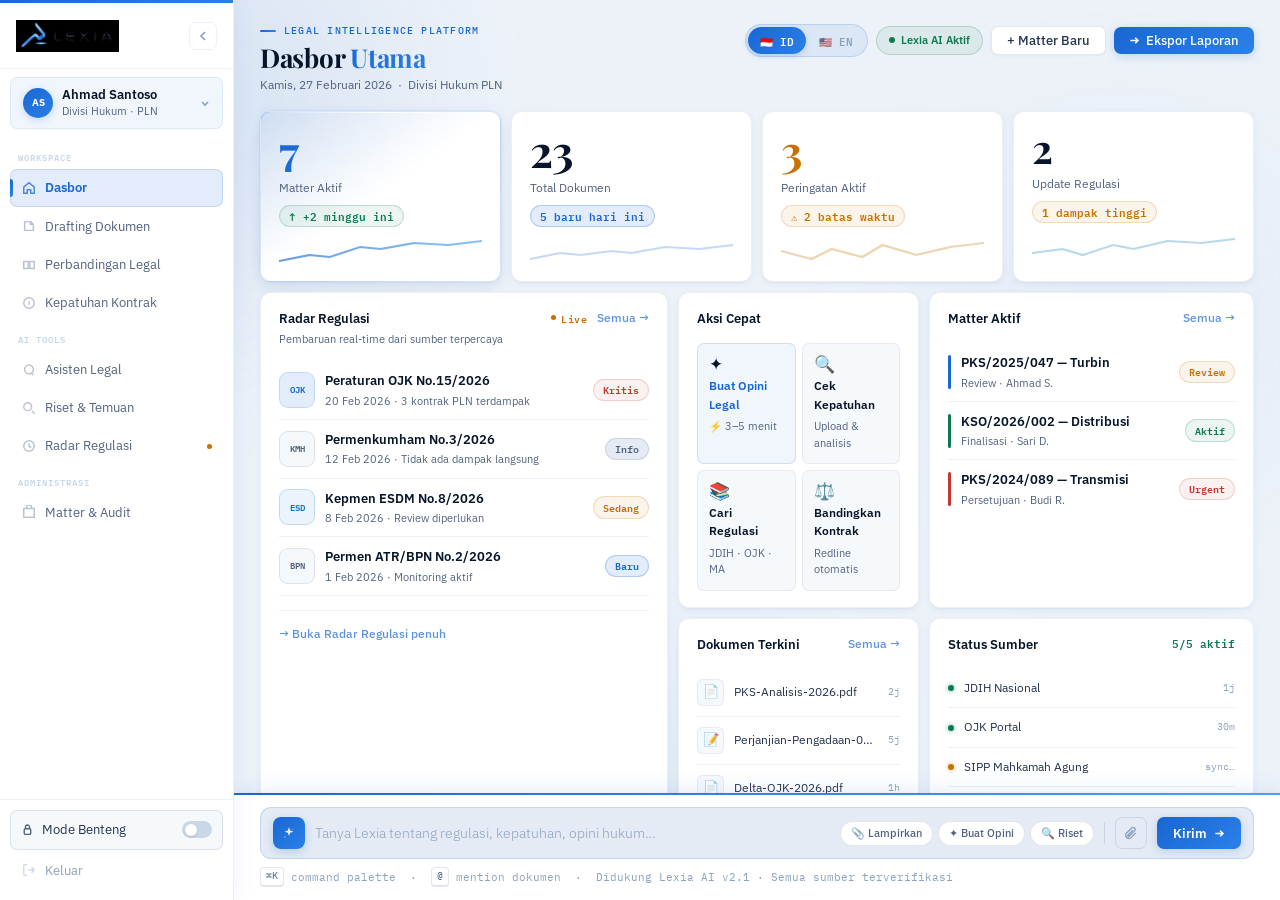
<file: NEW-LEXIA-AI-APP/Lexia_P1_Dasbor.html>
<!DOCTYPE html>
<html lang="id">
<head>
<meta charset="UTF-8"/>
<meta name="viewport" content="width=device-width,initial-scale=1.0"/>
<title>Lexia — Dasbor Utama</title>
<link href="https://fonts.googleapis.com/css2?family=Playfair+Display:wght@400;600;700&family=IBM+Plex+Sans:ital,wght@0,300;0,400;0,500;0,600;0,700;1,400&family=IBM+Plex+Mono:wght@400;500;600&display=swap" rel="stylesheet"/>
<style>
/* ════════════════════════════════════════════════════════════
   LEXIA 2026  ·  LIGHT PROFESSIONAL EDITION
   Accent: Google Blue #1967D2  ·  Fonts: Playfair / IBM Plex
   All shadows are blue-tinted — never grey
════════════════════════════════════════════════════════════ */
:root{
  --bg:#EDF2F8; --bg2:#E4EBF4; --surface:#FFFFFF; --surface2:#F6F9FC;
  --bl:#1967D2; --bl-dk:#1251AA; --bl-lt:#4A8EE8; --bl-pale:#C2D7F5;
  --bl-dim:rgba(25,103,210,.06); --bl-dim2:rgba(25,103,210,.12);
  --bl-bd:rgba(25,103,210,.16); --bl-bd2:rgba(25,103,210,.26);
  --bl-glow:rgba(25,103,210,.22);
  --bl-grad:linear-gradient(135deg,#1967D2 0%,#2B80E8 100%);
  --bl-grad-h:linear-gradient(135deg,#1251AA 0%,#1967D2 100%);
  --bd:rgba(25,103,210,.09); --bd2:rgba(25,103,210,.16); --bd3:rgba(25,103,210,.25);
  --bd-n:rgba(15,35,80,.07); --bd-n2:rgba(15,35,80,.11);
  --gr:#0D7A4E; --gr-dim:rgba(13,122,78,.08); --gr-bd:rgba(13,122,78,.20);
  --am:#C97000; --am-dim:rgba(201,112,0,.08);  --am-bd:rgba(201,112,0,.20);
  --re:#C0392B; --re-dim:rgba(192,57,43,.07);  --re-bd:rgba(192,57,43,.18);
  --sky:#0278BE;--sky-dim:rgba(2,120,190,.08); --sky-bd:rgba(2,120,190,.20);
  --t1:#07152A; --t2:#233450; --t3:#526280; --t4:#8BA3BE; --t5:#C8D8E8;
  --sh-xs:0 1px 3px rgba(25,103,210,.05);
  --sh-sm:0 2px 6px rgba(25,103,210,.07),0 1px 2px rgba(15,35,80,.04);
  --sh-md:0 4px 14px rgba(25,103,210,.09),0 6px 24px rgba(15,35,80,.04);
  --sh-lg:0 8px 28px rgba(25,103,210,.11),0 16px 48px rgba(15,35,80,.05);
  --sh-sb:2px 0 20px rgba(25,103,210,.07);
  --sh-chat:0 -4px 20px rgba(25,103,210,.10),0 -1px 4px rgba(15,35,80,.05);
  --sb:234px; --r:11px; --r-sm:7px; --r-xs:4px; --r-lg:16px; --pill:999px;
}
*,*::before,*::after{box-sizing:border-box;margin:0;padding:0;}
html,body{height:100%;overflow:hidden;}
body{font-family:'IBM Plex Sans',sans-serif;background:var(--bg);color:var(--t1);
  font-size:13.5px;line-height:1.55;display:flex;
  -webkit-font-smoothing:antialiased;-moz-osx-font-smoothing:grayscale;}

/* ── AMBIENT ORBS ── */
.mesh-bg{position:fixed;inset:0;z-index:0;pointer-events:none;overflow:hidden;}
.orb{position:absolute;border-radius:50%;}
.orb-1{width:640px;height:640px;background:radial-gradient(circle,rgba(25,103,210,.13) 0%,transparent 65%);
  top:-220px;left:-130px;filter:blur(70px);animation:orb1 22s ease-in-out infinite alternate;}
.orb-2{width:520px;height:520px;background:radial-gradient(circle,rgba(74,142,232,.09) 0%,transparent 65%);
  top:60px;right:-100px;filter:blur(80px);animation:orb2 27s ease-in-out infinite alternate;}
.orb-3{width:420px;height:420px;background:radial-gradient(circle,rgba(2,120,190,.08) 0%,transparent 65%);
  bottom:-100px;left:40%;filter:blur(70px);animation:orb3 19s ease-in-out infinite alternate;}
@keyframes orb1{from{transform:translate(0,0)} to{transform:translate(80px,65px)}}
@keyframes orb2{from{transform:translate(0,0)} to{transform:translate(-65px,80px)}}
@keyframes orb3{from{transform:translate(0,0) scale(.93)} to{transform:translate(-45px,-60px) scale(1.07)}}

/* ════════════ SIDEBAR ════════════ */
.sidebar{width:var(--sb);flex-shrink:0;height:100vh;background:var(--surface);
  border-right:1px solid var(--bd-n);display:flex;flex-direction:column;
  position:relative;z-index:20;box-shadow:var(--sh-sb);}
.sidebar::before{content:'';position:absolute;top:0;left:0;right:0;height:3px;
  background:var(--bl-grad);pointer-events:none;z-index:1;}
.sb-head{height:66px;padding:0 16px;display:flex;align-items:center;justify-content:space-between;
  border-bottom:1px solid var(--bd-n);flex-shrink:0;margin-top:3px;}
.sb-logo{height:32px;width:auto;display:block;}
.icon-btn{width:28px;height:28px;border-radius:6px;background:transparent;border:1px solid var(--bd);
  cursor:pointer;display:flex;align-items:center;justify-content:center;color:var(--t4);transition:all .14s;}
.icon-btn:hover{background:var(--bl-dim2);border-color:var(--bl-bd2);color:var(--bl);}
.icon-btn svg{width:12px;height:12px;}
.sb-user{display:flex;align-items:center;gap:9px;padding:9px 12px;margin:8px 10px;
  border-radius:var(--r-sm);border:1px solid var(--bd);background:var(--bl-dim);cursor:pointer;transition:all .14s;}
.sb-user:hover{background:var(--bl-dim2);border-color:var(--bl-bd2);}
.sb-av{width:30px;height:30px;border-radius:50%;background:var(--bl-grad);flex-shrink:0;
  display:flex;align-items:center;justify-content:center;font-size:10px;font-weight:700;color:#fff;
  box-shadow:0 2px 8px var(--bl-glow);}
.sb-name{font-size:12.5px;font-weight:600;color:var(--t1);line-height:1.2;}
.sb-role{font-size:10.5px;color:var(--t3);margin-top:1px;}
.sb-nav{flex:1;overflow-y:auto;padding:4px 10px;}
.sb-nav::-webkit-scrollbar{display:none;}
.nav-lbl{font-family:'IBM Plex Mono',monospace;font-size:9px;font-weight:600;
  text-transform:uppercase;letter-spacing:.11em;color:var(--t5);padding:10px 8px 4px;}
.nav-item{display:flex;align-items:center;gap:9px;padding:8px 10px;border-radius:var(--r-sm);
  cursor:pointer;font-size:12.5px;font-weight:400;color:var(--t3);margin-bottom:1px;
  transition:all .13s;position:relative;user-select:none;border:1px solid transparent;}
.nav-item:hover{background:var(--bl-dim);color:var(--t2);}
.nav-item.active{background:var(--bl-dim2);color:var(--bl);font-weight:600;border-color:var(--bl-bd);}
.nav-item.active::before{content:'';position:absolute;left:-1px;top:9px;bottom:9px;
  width:3px;border-radius:0 3px 3px 0;background:var(--bl-grad);}
.nav-ico{width:15px;height:15px;flex-shrink:0;display:flex;align-items:center;justify-content:center;opacity:.38;}
.nav-ico svg{width:14px;height:14px;}
.nav-item.active .nav-ico,.nav-item:hover .nav-ico{opacity:.75;}
.nav-dot{width:5px;height:5px;border-radius:50%;background:var(--am);
  margin-left:auto;flex-shrink:0;animation:pam 2.2s infinite;}
@keyframes pam{0%,100%{box-shadow:0 0 0 0 rgba(201,112,0,.45)}50%{box-shadow:0 0 0 3.5px rgba(201,112,0,0)}}
.sb-footer{padding:10px;border-top:1px solid var(--bd-n);flex-shrink:0;}
.bt-row{display:flex;align-items:center;gap:8px;padding:9px 10px;border-radius:var(--r-sm);
  border:1px solid var(--bd-n2);background:var(--surface2);cursor:pointer;margin-bottom:2px;transition:all .14s;}
.bt-row:hover{background:var(--bl-dim);border-color:var(--bl-bd);}
.bt-lbl{font-size:12.5px;font-weight:400;color:var(--t2);flex:1;}
.toggle{width:30px;height:17px;border-radius:var(--pill);background:var(--t5);
  position:relative;transition:background .22s;cursor:pointer;flex-shrink:0;}
.toggle.on{background:var(--bl-grad);}
.toggle::after{content:'';position:absolute;top:2.5px;left:2.5px;width:12px;height:12px;
  border-radius:50%;background:#fff;transition:left .22s;box-shadow:0 1px 3px rgba(0,0,0,.14);}
.toggle.on::after{left:15.5px;}
.nav-item.out{color:var(--t4);}
.nav-item.out:hover{color:var(--re);background:var(--re-dim);}

/* ════════════ MAIN WRAPPER ════════════ */
.main-wrap{flex:1;display:flex;flex-direction:column;height:100vh;overflow:hidden;
  position:relative;z-index:5;min-width:0;}
.main-scroll{flex:1;overflow-y:auto;min-height:0;padding:24px 26px 16px;
  display:flex;flex-direction:column;gap:16px;}
.main-scroll::-webkit-scrollbar{width:4px;}
.main-scroll::-webkit-scrollbar-thumb{background:var(--bd2);border-radius:2px;}

/* ── PAGE HEADER ── */
.ph{display:flex;align-items:flex-start;justify-content:space-between;}
.ph-eyebrow{font-family:'IBM Plex Mono',monospace;font-size:9.5px;font-weight:500;
  letter-spacing:.13em;text-transform:uppercase;color:var(--bl);margin-bottom:5px;
  display:flex;align-items:center;gap:8px;}
.ph-eyebrow::before{content:'';width:16px;height:2px;background:var(--bl-grad);border-radius:1px;}
.ph-title{font-family:'Playfair Display',serif;font-size:26px;font-weight:700;
  color:var(--t1);letter-spacing:-.01em;line-height:1.1;}
.ph-title em{font-style:normal;background:var(--bl-grad);
  -webkit-background-clip:text;-webkit-text-fill-color:transparent;background-clip:text;}
.ph-sub{font-size:12px;font-weight:400;color:var(--t3);margin-top:4px;}
.ph-right{display:flex;align-items:center;gap:8px;flex-wrap:wrap;}
.ai-badge{display:inline-flex;align-items:center;gap:6px;padding:5px 12px;
  border-radius:var(--pill);border:1px solid var(--gr-bd);background:var(--gr-dim);
  font-size:11px;font-weight:600;color:var(--gr);}
.ai-dot{width:6px;height:6px;border-radius:50%;background:var(--gr);animation:live 2.2s infinite;}
@keyframes live{0%,100%{box-shadow:0 0 0 0 rgba(13,122,78,.5)}50%{box-shadow:0 0 0 4px rgba(13,122,78,0)}}
.btn{display:inline-flex;align-items:center;gap:6px;padding:7px 15px;border-radius:var(--r-sm);
  font-family:'IBM Plex Sans',sans-serif;font-size:12.5px;font-weight:500;
  cursor:pointer;border:none;transition:all .14s;white-space:nowrap;line-height:1;}
.btn-bl{background:var(--bl-grad);color:#fff;box-shadow:0 2px 10px var(--bl-glow);}
.btn-bl:hover{background:var(--bl-grad-h);box-shadow:0 4px 16px var(--bl-glow);transform:translateY(-1px);}
.btn-outline{background:var(--surface);color:var(--t2);border:1px solid var(--bd-n2);box-shadow:var(--sh-xs);}
.btn-outline:hover{background:var(--bl-dim);border-color:var(--bl-bd);color:var(--bl);}
.btn svg{width:11px;height:11px;}

/* ── SHARED CARD ── */
.card{background:var(--surface);border:1px solid var(--bd-n);border-radius:var(--r);
  box-shadow:var(--sh-sm);overflow:hidden;position:relative;
  transition:box-shadow .2s,border-color .2s,transform .2s;}
.card:hover{box-shadow:var(--sh-md);border-color:var(--bd2);transform:translateY(-1px);}
.card::before{content:'';position:absolute;top:0;left:0;right:0;height:1px;
  background:linear-gradient(90deg,transparent 5%,rgba(255,255,255,.9) 50%,transparent 95%);
  pointer-events:none;z-index:1;}
.cp{padding:16px 18px;position:relative;}
.card-feat{background:linear-gradient(145deg,rgba(25,103,210,.07) 0%,var(--surface) 50%);
  border-color:var(--bl-bd);box-shadow:var(--sh-md),0 0 0 1px rgba(25,103,210,.06);}
.card-feat:hover{box-shadow:var(--sh-lg),0 0 0 1px rgba(25,103,210,.12);}

/* ── CARD HEADER ── */
.ch{display:flex;align-items:flex-start;justify-content:space-between;margin-bottom:14px;}
.ch-title{font-family:'IBM Plex Sans',sans-serif;font-size:13px;font-weight:600;color:var(--t1);}
.ch-sub{font-size:10.5px;font-weight:400;color:var(--t3);margin-top:2px;}
.ch-link{font-size:11.5px;color:var(--bl);font-weight:500;cursor:pointer;opacity:.7;
  transition:opacity .12s;text-decoration:none;white-space:nowrap;}
.ch-link:hover{opacity:1;}

/* ── BADGES ── */
.badge{display:inline-flex;align-items:center;padding:2.5px 9px;border-radius:var(--pill);
  font-family:'IBM Plex Mono',monospace;font-size:10px;font-weight:600;white-space:nowrap;flex-shrink:0;}
.b-red{background:var(--re-dim);color:var(--re);border:1px solid var(--re-bd);}
.b-am{background:var(--am-dim);color:var(--am);border:1px solid var(--am-bd);}
.b-gr{background:var(--gr-dim);color:var(--gr);border:1px solid var(--gr-bd);}
.b-bl{background:var(--bl-dim2);color:var(--bl);border:1px solid var(--bl-bd2);}
.b-muted{background:var(--bg2);color:var(--t3);border:1px solid var(--bd-n2);}

/* ── LANG TOGGLE ── */
.lang-toggle{display:inline-flex;background:rgba(25,103,210,.08);
  border:1px solid rgba(25,103,210,.18);border-radius:var(--pill);padding:2px;gap:1px;flex-shrink:0;}
.lang-btn{padding:4px 12px;border-radius:var(--pill);font-family:'IBM Plex Mono',monospace;
  font-size:10.5px;font-weight:600;cursor:pointer;color:var(--t4);
  transition:all .15s;background:transparent;border:none;}
.lang-btn.active{background:var(--bl-grad);color:#fff;box-shadow:0 2px 6px var(--bl-glow);}

/* LIVE badge */
.live{display:inline-flex;align-items:center;gap:5px;font-family:'IBM Plex Mono',monospace;
  font-size:9.5px;font-weight:600;color:var(--am);letter-spacing:.05em;}
.live-dot{width:5px;height:5px;border-radius:50%;background:var(--am);animation:blink 1.6s infinite;flex-shrink:0;}
@keyframes blink{0%,100%{opacity:1}50%{opacity:.25}}

/* ── FORM ELEMENTS ── */
.field{display:flex;flex-direction:column;gap:5px;}
.field label{font-size:11.5px;font-weight:600;color:var(--t2);}
.field input,.field select,.field textarea{
  width:100%;padding:8px 11px;border-radius:var(--r-sm);border:1px solid var(--bd-n2);
  background:var(--surface);font-family:'IBM Plex Sans',sans-serif;font-size:13px;color:var(--t1);
  transition:border-color .14s,box-shadow .14s;outline:none;}
.field input:focus,.field select:focus,.field textarea:focus{
  border-color:var(--bl);box-shadow:0 0 0 3px rgba(25,103,210,.10);}
.field textarea{resize:vertical;min-height:80px;}

/* ── CHAT BAR (reused on some pages) ── */
.chat-bar{flex-shrink:0;background:var(--surface);border-top:1px solid var(--bd-n2);
  box-shadow:var(--sh-chat);padding:12px 26px 14px;position:relative;z-index:10;}
.chat-bar::before{content:'';position:absolute;top:-2px;left:0;right:0;height:2px;
  background:linear-gradient(90deg,#1967D2,#47A3F3,#1967D2);
  background-size:200% 100%;animation:chatline 4s linear infinite;}
@keyframes chatline{0%{background-position:0% 0%}100%{background-position:200% 0%}}
.chat-frame{display:flex;align-items:center;gap:10px;background:var(--bg2);
  border:1px solid var(--bd2);border-radius:var(--r);padding:9px 12px;
  transition:border-color .15s,box-shadow .15s;}
.chat-frame:focus-within{border-color:var(--bl);box-shadow:0 0 0 3px rgba(25,103,210,.10),var(--sh-sm);}
.chat-orb{width:32px;height:32px;border-radius:8px;flex-shrink:0;background:var(--bl-grad);
  display:flex;align-items:center;justify-content:center;box-shadow:0 3px 10px var(--bl-glow);
  animation:orbp 3.2s ease-in-out infinite;}
@keyframes orbp{0%,100%{box-shadow:0 3px 10px var(--bl-glow)}50%{box-shadow:0 3px 18px rgba(25,103,210,.35)}}
.chat-orb svg{width:14px;height:14px;color:#fff;}
.chat-input{flex:1;border:none;outline:none;background:transparent;
  font-family:'IBM Plex Sans',sans-serif;font-size:13.5px;color:var(--t1);caret-color:var(--bl);}
.chat-input::placeholder{color:var(--t4);font-weight:300;}
.chip-row{display:flex;align-items:center;gap:5px;flex-shrink:0;}
.chip{display:inline-flex;align-items:center;gap:4px;padding:3px 10px;border-radius:var(--pill);
  border:1px solid var(--bd-n2);background:var(--surface);font-size:11px;font-weight:500;
  color:var(--t3);cursor:pointer;transition:all .13s;white-space:nowrap;}
.chip:hover{background:var(--bl-dim);border-color:var(--bl-bd);color:var(--bl);}
.chat-div{width:1px;height:22px;background:var(--bd-n2);flex-shrink:0;}
.send-btn{height:32px;padding:0 16px;border-radius:var(--r-sm);flex-shrink:0;
  background:var(--bl-grad);border:none;cursor:pointer;display:flex;align-items:center;gap:7px;
  font-family:'IBM Plex Sans',sans-serif;font-size:12.5px;font-weight:600;color:#fff;
  box-shadow:0 2px 10px var(--bl-glow);transition:all .14s;}
.send-btn:hover{background:var(--bl-grad-h);box-shadow:0 4px 16px var(--bl-glow);transform:translateY(-1px);}
.send-btn svg{width:11px;height:11px;}
.attach-btn{width:32px;height:32px;border-radius:var(--r-sm);flex-shrink:0;
  background:transparent;border:1px solid var(--bd-n2);cursor:pointer;
  display:flex;align-items:center;justify-content:center;color:var(--t4);transition:all .13s;}
.attach-btn:hover{background:var(--bl-dim);border-color:var(--bl-bd);color:var(--bl);}
.attach-btn svg{width:13px;height:13px;}
.chat-hint{display:flex;align-items:center;gap:7px;margin-top:8px;font-size:10.5px;
  color:var(--t4);font-family:'IBM Plex Mono',monospace;flex-wrap:wrap;}
.kbd{display:inline-flex;align-items:center;background:var(--surface);
  border:1px solid var(--bd-n2);border-radius:4px;padding:1px 5px;
  font-size:9.5px;color:var(--t3);box-shadow:0 1px 0 var(--bd-n2);}

/* ── SECTION ROW STYLES ── */
.row-item{display:flex;align-items:center;gap:10px;padding:10px 0;
  border-bottom:1px solid var(--bd-n);}
.row-item:first-child{padding-top:0;}
.row-item:last-child{border-bottom:none;padding-bottom:0;}
.kpi-n{font-family:'Playfair Display',serif;font-size:44px;font-weight:700;
  line-height:1;letter-spacing:-.03em;}
.kpi-bl{background:var(--bl-grad);-webkit-background-clip:text;
  -webkit-text-fill-color:transparent;background-clip:text;}
.kpi-ink{color:var(--t1);}
.kpi-am{color:var(--am);}
.kpi-re{color:var(--re);}
.kpi-lbl{font-size:11.5px;font-weight:400;color:var(--t3);margin-top:7px;}
.kpi-badge{display:inline-flex;align-items:center;gap:4px;padding:2px 9px;
  border-radius:var(--pill);font-size:10.5px;font-weight:600;margin-top:8px;
  font-family:'IBM Plex Mono',monospace;}
.kb-up{background:var(--gr-dim);color:var(--gr);border:1px solid var(--gr-bd);}
.kb-warn{background:var(--am-dim);color:var(--am);border:1px solid var(--am-bd);}
.kb-bl{background:var(--bl-dim2);color:var(--bl);border:1px solid var(--bl-bd2);}
.kb-re{background:var(--re-dim);color:var(--re);border:1px solid var(--re-bd);}
.spark{display:block;margin-top:12px;}

/* ── ENTRY ANIMATIONS ── */
@keyframes fadeUp{from{opacity:0;transform:translateY(8px)}to{opacity:1;transform:translateY(0)}}
.ph{animation:fadeUp .26s .04s both;}
.card{animation:fadeUp .28s .12s both;}
.chat-bar{animation:fadeUp .28s .42s both;}
</style>
<style>
.bento{display:grid;grid-template-columns:repeat(12,1fr);gap:10px;}
.b-k1{grid-column:1/4;}.b-k2{grid-column:4/7;}.b-k3{grid-column:7/10;}.b-k4{grid-column:10/13;}
.b-radar{grid-column:1/6;grid-row:2/4;}.b-qa{grid-column:6/9;grid-row:2/3;}
.b-matters{grid-column:9/13;grid-row:2/3;}.b-docs{grid-column:6/9;grid-row:3/4;}
.b-sources{grid-column:9/13;grid-row:3/4;}
.b-k1{animation:fadeUp .26s .10s both;}.b-k2{animation:fadeUp .26s .14s both;}
.b-k3{animation:fadeUp .26s .18s both;}.b-k4{animation:fadeUp .26s .22s both;}
.b-radar{animation:fadeUp .30s .26s both;}.b-qa{animation:fadeUp .30s .29s both;}
.b-matters{animation:fadeUp .30s .32s both;}.b-docs{animation:fadeUp .30s .35s both;}
.b-sources{animation:fadeUp .30s .38s both;}
.qa-grid{display:grid;grid-template-columns:1fr 1fr;gap:6px;}
.qa-tile{padding:12px 11px;border-radius:var(--r-sm);cursor:pointer;
  border:1px solid var(--bd-n);background:var(--surface2);
  transition:all .17s;display:flex;flex-direction:column;gap:4px;}
.qa-tile:hover{background:var(--bl-dim2);border-color:var(--bl-bd);transform:translateY(-1px);box-shadow:var(--sh-xs);}
.qa-tile.hero{background:var(--bl-dim);border-color:var(--bl-bd);}
.qa-tile.hero:hover{background:var(--bl-dim2);}
.qa-ico{font-size:17px;line-height:1;}
.qa-name{font-size:12px;font-weight:600;color:var(--t1);}
.qa-desc{font-size:10.5px;color:var(--t3);}
.qa-tile.hero .qa-name{color:var(--bl);}
.reg-src{width:36px;height:36px;border-radius:9px;flex-shrink:0;
  background:var(--surface2);border:1px solid var(--bd-n2);
  display:flex;align-items:center;justify-content:center;
  font-family:'IBM Plex Mono',monospace;font-size:9px;font-weight:600;color:var(--t3);}
.reg-src.bl{background:var(--bl-dim2);border-color:var(--bl-bd);color:var(--bl);}
.reg-src.sky{background:var(--sky-dim);border-color:var(--sky-bd);color:var(--sky);}
.reg-body{flex:1;min-width:0;}
.reg-name{font-size:12.5px;font-weight:600;color:var(--t1);overflow:hidden;text-overflow:ellipsis;white-space:nowrap;}
.reg-meta{font-size:10.5px;color:var(--t3);margin-top:2px;}
.m-bar{width:3px;height:34px;border-radius:2px;flex-shrink:0;}
.m-body{flex:1;min-width:0;}
.m-name{font-size:12.5px;font-weight:600;color:var(--t1);overflow:hidden;text-overflow:ellipsis;white-space:nowrap;}
.m-meta{font-size:10.5px;color:var(--t3);margin-top:2px;}
.doc-ico{width:27px;height:27px;border-radius:6px;flex-shrink:0;background:var(--surface2);
  border:1px solid var(--bd-n);display:flex;align-items:center;justify-content:center;font-size:13px;}
.doc-name{flex:1;font-size:12px;color:var(--t2);overflow:hidden;text-overflow:ellipsis;white-space:nowrap;}
.doc-age{font-family:'IBM Plex Mono',monospace;font-size:9.5px;color:var(--t4);flex-shrink:0;}
.src-pip{width:6px;height:6px;border-radius:50%;flex-shrink:0;}
.sp-on{background:var(--gr);box-shadow:0 0 5px rgba(13,122,78,.55);}
.sp-syn{background:var(--am);box-shadow:0 0 5px rgba(201,112,0,.55);}
.src-name{font-size:12px;color:var(--t2);flex:1;}
.src-age{font-family:'IBM Plex Mono',monospace;font-size:9.5px;color:var(--t4);}
.validator{margin-top:11px;padding:8px 11px;border-radius:var(--r-sm);
  background:var(--gr-dim);border:1px solid var(--gr-bd);
  display:flex;align-items:center;gap:7px;}
.val-txt{font-size:11.5px;font-weight:600;color:var(--gr);}
.val-sub{font-family:'IBM Plex Mono',monospace;font-size:9.5px;color:var(--t3);margin-left:auto;}
</style>
</head>
<body>
<div class="mesh-bg" aria-hidden="true">
  <div class="orb orb-1"></div>
  <div class="orb orb-2"></div>
  <div class="orb orb-3"></div>
</div>
<aside class="sidebar">
  <div class="sb-head">
    <img class="sb-logo" src="[data-uri]" alt="Lexia" style="height:32px;width:auto;mix-blend-mode:multiply;display:block;"/>
    <button class="icon-btn" title="Collapse">
      <svg viewBox="0 0 12 12" fill="none" stroke="currentColor" stroke-width="1.7"><path d="M8 2L4 6l4 4"/></svg>
    </button>
  </div>
  <div class="sb-user">
    <div class="sb-av">AS</div>
    <div>
      <div class="sb-name">Ahmad Santoso</div>
      <div class="sb-role" data-id="Divisi Hukum · PLN" data-en="Legal Division · PLN">Divisi Hukum · PLN</div>
    </div>
    <svg width="10" height="10" viewBox="0 0 10 10" fill="none" stroke="currentColor" stroke-width="1.6" style="color:var(--t4);margin-left:auto;flex-shrink:0"><path d="M2 4l3 3 3-3"/></svg>
  </div>
  <nav class="sb-nav">
    <div class="nav-lbl" data-id="Workspace" data-en="Workspace">Workspace</div>
        <div class="nav-item active">
          <span class="nav-ico"><svg viewBox="0 0 16 16" fill="none" stroke="currentColor" stroke-width="1.7"><path d="M2 7L8 2l6 5v7h-4v-4H6v4H2V7z"/></svg></span>
          <span data-id="Dasbor" data-en="Dashboard">Dasbor</span>
        </div>
        <div class="nav-item">
          <span class="nav-ico"><svg viewBox="0 0 16 16" fill="none" stroke="currentColor" stroke-width="1.7"><path d="M3 13V3h7l3 3v7H3zM9.5 3v3H13"/></svg></span>
          <span data-id="Drafting Dokumen" data-en="Document Drafting">Drafting Dokumen</span>
        </div>
        <div class="nav-item">
          <span class="nav-ico"><svg viewBox="0 0 16 16" fill="none" stroke="currentColor" stroke-width="1.7"><path d="M2 4h5v8H2zM9 4h5v8H9z"/></svg></span>
          <span data-id="Perbandingan Legal" data-en="Legal Comparison">Perbandingan Legal</span>
        </div>
        <div class="nav-item">
          <span class="nav-ico"><svg viewBox="0 0 16 16" fill="none" stroke="currentColor" stroke-width="1.7"><path d="M8 2a6 6 0 100 12A6 6 0 008 2zM8 6v4M8 11v.5"/></svg></span>
          <span data-id="Kepatuhan Kontrak" data-en="Contract Compliance">Kepatuhan Kontrak</span>
        </div>
        <div class="nav-lbl" data-id="AI Tools" data-en="AI Tools">AI Tools</div>
        <div class="nav-item">
          <span class="nav-ico"><svg viewBox="0 0 16 16" fill="none" stroke="currentColor" stroke-width="1.7"><path d="M13 8.5a5 5 0 11-10 0A5 5 0 0113 8.5zM10.5 12.5l2.5 2.5"/></svg></span>
          <span data-id="Asisten Legal" data-en="Legal Assistant">Asisten Legal</span>
        </div>
        <div class="nav-item">
          <span class="nav-ico"><svg viewBox="0 0 16 16" fill="none" stroke="currentColor" stroke-width="1.7"><path d="M6.5 2a4.5 4.5 0 100 9 4.5 4.5 0 000-9zM11.5 11.5l3 3"/></svg></span>
          <span data-id="Riset &amp; Temuan" data-en="Research &amp; Findings">Riset &amp; Temuan</span>
        </div>
        <div class="nav-item">
          <span class="nav-ico"><svg viewBox="0 0 16 16" fill="none" stroke="currentColor" stroke-width="1.7"><path d="M8 2a6 6 0 100 12A6 6 0 008 2zM8 5v3.5l2.5 1.5"/></svg></span>
          <span data-id="Radar Regulasi" data-en="Regulatory Radar">Radar Regulasi</span> <span class="nav-dot"></span>
        </div>
        <div class="nav-lbl" data-id="Administrasi" data-en="Administration">Administrasi</div>
        <div class="nav-item">
          <span class="nav-ico"><svg viewBox="0 0 16 16" fill="none" stroke="currentColor" stroke-width="1.7"><path d="M2 4h12v10H2zM5 4V3a3 3 0 016 0v1"/></svg></span>
          <span data-id="Matter &amp; Audit" data-en="Matter &amp; Audit">Matter &amp; Audit</span>
        </div>
  </nav>
  <div class="sb-footer">
    <div class="bt-row">
      <svg width="13" height="13" viewBox="0 0 16 16" fill="none" stroke="currentColor" stroke-width="1.7" style="color:var(--t3);flex-shrink:0"><rect x="4" y="7" width="8" height="7" rx="1.5"/><path d="M5.5 7V5a2.5 2.5 0 015 0v2"/></svg>
      <span class="bt-lbl" data-id="Mode Benteng" data-en="Fortress Mode">Mode Benteng</span>
      <div class="toggle" id="bentengToggle"></div>
    </div>
    <div class="nav-item out">
      <span class="nav-ico"><svg viewBox="0 0 16 16" fill="none" stroke="currentColor" stroke-width="1.7"><path d="M6 14H3a1 1 0 01-1-1V3a1 1 0 011-1h3M11 11l3-3-3-3M7 8h7"/></svg></span>
      <span data-id="Keluar" data-en="Sign Out">Keluar</span>
    </div>
  </div>
</aside>
<div class="main-wrap">
  <div class="main-scroll">
    <div class="ph">
      <div>
        <div class="ph-eyebrow" data-id="Legal Intelligence Platform" data-en="Legal Intelligence Platform">Legal Intelligence Platform</div>
        <div class="ph-title" data-id="Dasbor <em>Utama</em>" data-en="Main <em>Dashboard</em>">Dasbor <em>Utama</em></div>
        <div class="ph-sub" data-id="Kamis, 27 Februari 2026 · Divisi Hukum PLN" data-en="Thursday, 27 February 2026 · PLN Legal Division">Kamis, 27 Februari 2026 &nbsp;·&nbsp; Divisi Hukum PLN</div>
      </div>
      <div class="ph-right">
        <div class="lang-toggle">
          <button class="lang-btn active" id="btnID" onclick="setLang('id')">🇮🇩 ID</button>
          <button class="lang-btn" id="btnEN" onclick="setLang('en')">🇺🇸 EN</button>
        </div>
        <div class="ai-badge"><span class="ai-dot"></span><span data-id="Lexia AI Aktif" data-en="Lexia AI Active">Lexia AI Aktif</span></div>
        <button class="btn btn-outline" data-id="+ Matter Baru" data-en="+ New Matter">+ Matter Baru</button>
        <button class="btn btn-bl">
          <svg viewBox="0 0 16 16" fill="none" stroke="currentColor" stroke-width="2.2"><path d="M2 8h12M9 4l4 4-4 4"/></svg>
          <span data-id="Ekspor Laporan" data-en="Export Report">Ekspor Laporan</span>
        </button>
      </div>
    </div>

    <div class="bento">
      <!-- KPI 1 -->
      <div class="b-k1 card card-feat"><div class="cp">
        <div class="kpi-n kpi-bl">7</div>
        <div class="kpi-lbl" data-id="Matter Aktif" data-en="Active Matters">Matter Aktif</div>
        <div class="kpi-badge kb-up" data-id="↑ +2 minggu ini" data-en="↑ +2 this week">↑ +2 minggu ini</div>
        <svg class="spark" width="100%" height="26" viewBox="0 0 120 26" preserveAspectRatio="none">
          <defs><linearGradient id="sg1" x1="0" x2="1"><stop offset="0%" stop-color="#1967D2"/><stop offset="100%" stop-color="#47A3F3"/></linearGradient></defs>
          <polyline points="0,22 18,16 30,18 48,8 60,10 80,4 100,6 120,2" fill="none" stroke="url(#sg1)" stroke-width="2" stroke-linecap="round" stroke-linejoin="round" opacity=".65"/>
        </svg>
      </div></div>
      <!-- KPI 2 -->
      <div class="b-k2 card"><div class="cp">
        <div class="kpi-n kpi-ink">23</div>
        <div class="kpi-lbl" data-id="Total Dokumen" data-en="Total Documents">Total Dokumen</div>
        <div class="kpi-badge kb-bl" data-id="5 baru hari ini" data-en="5 new today">5 baru hari ini</div>
        <svg class="spark" width="100%" height="26" viewBox="0 0 120 26" preserveAspectRatio="none">
          <polyline points="0,20 18,14 30,16 48,12 60,14 80,8 100,10 120,6" fill="none" stroke="rgba(25,103,210,.25)" stroke-width="2" stroke-linecap="round"/>
        </svg>
      </div></div>
      <!-- KPI 3 -->
      <div class="b-k3 card"><div class="cp">
        <div class="kpi-n kpi-am">3</div>
        <div class="kpi-lbl" data-id="Peringatan Aktif" data-en="Active Warnings">Peringatan Aktif</div>
        <div class="kpi-badge kb-warn" data-id="⚠ 2 batas waktu" data-en="⚠ 2 deadlines">⚠ 2 batas waktu</div>
        <svg class="spark" width="100%" height="26" viewBox="0 0 120 26" preserveAspectRatio="none">
          <polyline points="0,12 18,20 30,10 48,18 60,6 80,16 100,8 120,4" fill="none" stroke="rgba(201,112,0,.30)" stroke-width="2" stroke-linecap="round"/>
        </svg>
      </div></div>
      <!-- KPI 4 -->
      <div class="b-k4 card"><div class="cp">
        <div class="kpi-n kpi-ink" style="font-size:40px">2</div>
        <div class="kpi-lbl" data-id="Update Regulasi" data-en="Regulation Updates">Update Regulasi</div>
        <div class="kpi-badge kb-warn" data-id="1 dampak tinggi" data-en="1 high impact">1 dampak tinggi</div>
        <svg class="spark" width="100%" height="26" viewBox="0 0 120 26" preserveAspectRatio="none">
          <polyline points="0,18 18,14 30,20 48,10 60,14 80,6 100,8 120,4" fill="none" stroke="rgba(2,120,190,.28)" stroke-width="2" stroke-linecap="round"/>
        </svg>
      </div></div>

      <!-- RADAR -->
      <div class="b-radar card"><div class="cp">
        <div class="ch">
          <div><div class="ch-title" data-id="Radar Regulasi" data-en="Regulatory Radar">Radar Regulasi</div>
               <div class="ch-sub" data-id="Pembaruan real-time dari sumber terpercaya" data-en="Real-time updates from trusted sources">Pembaruan real-time dari sumber terpercaya</div></div>
          <div style="display:flex;align-items:center;gap:10px">
            <span class="live"><span class="live-dot"></span>Live</span>
            <a class="ch-link" data-id="Semua →" data-en="All →">Semua →</a>
          </div>
        </div>
        <div class="row-item"><div class="reg-src bl">OJK</div>
          <div class="reg-body"><div class="reg-name" data-id="Peraturan OJK No.15/2026" data-en="OJK Regulation No.15/2026">Peraturan OJK No.15/2026</div>
          <div class="reg-meta" data-id="20 Feb 2026 · 3 kontrak PLN terdampak" data-en="20 Feb 2026 · 3 PLN contracts affected">20 Feb 2026 · 3 kontrak PLN terdampak</div></div>
          <span class="badge b-red" data-id="Kritis" data-en="Critical">Kritis</span></div>
        <div class="row-item"><div class="reg-src">KMH</div>
          <div class="reg-body"><div class="reg-name" data-id="Permenkumham No.3/2026" data-en="MoLHR Regulation No.3/2026">Permenkumham No.3/2026</div>
          <div class="reg-meta" data-id="12 Feb 2026 · Tidak ada dampak langsung" data-en="12 Feb 2026 · No direct impact">12 Feb 2026 · Tidak ada dampak langsung</div></div>
          <span class="badge b-muted" data-id="Info" data-en="Info">Info</span></div>
        <div class="row-item"><div class="reg-src sky">ESD</div>
          <div class="reg-body"><div class="reg-name" data-id="Kepmen ESDM No.8/2026" data-en="ESDM Ministerial Decree No.8/2026">Kepmen ESDM No.8/2026</div>
          <div class="reg-meta" data-id="8 Feb 2026 · Review diperlukan" data-en="8 Feb 2026 · Review required">8 Feb 2026 · Review diperlukan</div></div>
          <span class="badge b-am" data-id="Sedang" data-en="Medium">Sedang</span></div>
        <div class="row-item"><div class="reg-src">BPN</div>
          <div class="reg-body"><div class="reg-name" data-id="Permen ATR/BPN No.2/2026" data-en="ATR/BPN Ministerial Reg No.2/2026">Permen ATR/BPN No.2/2026</div>
          <div class="reg-meta" data-id="1 Feb 2026 · Monitoring aktif" data-en="1 Feb 2026 · Active monitoring">1 Feb 2026 · Monitoring aktif</div></div>
          <span class="badge b-bl" data-id="Baru" data-en="New">Baru</span></div>
        <div style="margin-top:14px;padding-top:12px;border-top:1px solid var(--bd-n)">
          <a class="ch-link" style="font-size:11.5px" data-id="→ Buka Radar Regulasi penuh" data-en="→ Open full Regulatory Radar">→ Buka Radar Regulasi penuh</a>
        </div>
      </div></div>

      <!-- QUICK ACTIONS -->
      <div class="b-qa card"><div class="cp">
        <div class="ch"><div class="ch-title" data-id="Aksi Cepat" data-en="Quick Actions">Aksi Cepat</div></div>
        <div class="qa-grid">
          <div class="qa-tile hero"><span class="qa-ico">✦</span>
            <div class="qa-name" data-id="Buat Opini Legal" data-en="Create Legal Opinion">Buat Opini Legal</div>
            <div class="qa-desc" data-id="⚡ 3–5 menit" data-en="⚡ 3–5 minutes">⚡ 3–5 menit</div></div>
          <div class="qa-tile"><span class="qa-ico">🔍</span>
            <div class="qa-name" data-id="Cek Kepatuhan" data-en="Check Compliance">Cek Kepatuhan</div>
            <div class="qa-desc" data-id="Upload & analisis" data-en="Upload & analyze">Upload &amp; analisis</div></div>
          <div class="qa-tile"><span class="qa-ico">📚</span>
            <div class="qa-name" data-id="Cari Regulasi" data-en="Search Regulations">Cari Regulasi</div>
            <div class="qa-desc">JDIH · OJK · MA</div></div>
          <div class="qa-tile"><span class="qa-ico">⚖️</span>
            <div class="qa-name" data-id="Bandingkan Kontrak" data-en="Compare Contracts">Bandingkan Kontrak</div>
            <div class="qa-desc" data-id="Redline otomatis" data-en="Automatic redline">Redline otomatis</div></div>
        </div>
      </div></div>

      <!-- MATTERS -->
      <div class="b-matters card"><div class="cp">
        <div class="ch"><div class="ch-title" data-id="Matter Aktif" data-en="Active Matters">Matter Aktif</div><a class="ch-link" data-id="Semua →" data-en="All →">Semua →</a></div>
        <div class="row-item"><div class="m-bar" style="background:var(--bl)"></div>
          <div class="m-body"><div class="m-name">PKS/2025/047 — Turbin</div><div class="m-meta" data-id="Review · Ahmad S." data-en="Review · Ahmad S.">Review · Ahmad S.</div></div>
          <span class="badge b-am" data-id="Review" data-en="Review">Review</span></div>
        <div class="row-item"><div class="m-bar" style="background:var(--gr)"></div>
          <div class="m-body"><div class="m-name">KSO/2026/002 — Distribusi</div><div class="m-meta" data-id="Finalisasi · Sari D." data-en="Finalizing · Sari D.">Finalisasi · Sari D.</div></div>
          <span class="badge b-gr" data-id="Aktif" data-en="Active">Aktif</span></div>
        <div class="row-item"><div class="m-bar" style="background:var(--re)"></div>
          <div class="m-body"><div class="m-name">PKS/2024/089 — Transmisi</div><div class="m-meta" data-id="Persetujuan · Budi R." data-en="Approval · Budi R.">Persetujuan · Budi R.</div></div>
          <span class="badge b-red" data-id="Urgent" data-en="Urgent">Urgent</span></div>
      </div></div>

      <!-- RECENT DOCS -->
      <div class="b-docs card"><div class="cp">
        <div class="ch"><div class="ch-title" data-id="Dokumen Terkini" data-en="Recent Documents">Dokumen Terkini</div><a class="ch-link" data-id="Semua →" data-en="All →">Semua →</a></div>
        <div class="row-item"><div class="doc-ico">📄</div><span class="doc-name">PKS-Analisis-2026.pdf</span><span class="doc-age">2j</span></div>
        <div class="row-item"><div class="doc-ico">📝</div><span class="doc-name">Perjanjian-Pengadaan-003.docx</span><span class="doc-age">5j</span></div>
        <div class="row-item"><div class="doc-ico">📄</div><span class="doc-name">Delta-OJK-2026.pdf</span><span class="doc-age">1h</span></div>
        <div class="row-item"><div class="doc-ico">📋</div><span class="doc-name">Compliance-Report-Feb.pdf</span><span class="doc-age">2h</span></div>
      </div></div>

      <!-- SOURCES -->
      <div class="b-sources card"><div class="cp">
        <div class="ch"><div class="ch-title" data-id="Status Sumber" data-en="Source Status">Status Sumber</div>
          <span style="font-family:'IBM Plex Mono',monospace;font-size:10.5px;color:var(--gr);font-weight:600" data-id="5/5 aktif" data-en="5/5 active">5/5 aktif</span></div>
        <div class="row-item"><div class="src-pip sp-on"></div><span class="src-name">JDIH Nasional</span><span class="src-age">1j</span></div>
        <div class="row-item"><div class="src-pip sp-on"></div><span class="src-name">OJK Portal</span><span class="src-age">30m</span></div>
        <div class="row-item"><div class="src-pip sp-syn"></div><span class="src-name">SIPP Mahkamah Agung</span><span class="src-age">sync…</span></div>
        <div class="row-item"><div class="src-pip sp-on"></div><span class="src-name">Kemenkumham</span><span class="src-age">2j</span></div>
        <div class="row-item"><div class="src-pip sp-on"></div><span class="src-name" data-id="Dok. Internal PLN" data-en="PLN Internal Docs">Dok. Internal PLN</span><span class="src-age">live</span></div>
        <div class="validator">
          <span style="font-size:13px">✅</span>
          <span class="val-txt" data-id="Validator Aktif" data-en="Validator Active">Validator Aktif</span>
          <span class="val-sub" data-id="0 klaim tak terverifikasi" data-en="0 unverified claims">0 klaim tak terverifikasi</span>
        </div>
      </div></div>
    </div><!-- /bento -->
  </div><!-- /main-scroll -->

  <!-- CHAT BAR -->
  <div class="chat-bar">
    <div class="chat-frame">
      <div class="chat-orb"><svg viewBox="0 0 16 16" fill="currentColor"><path d="M8 1.5l1.2 3.7L13 6.5 9.2 7.7 8 11.5 6.8 7.7 3 6.5l3.8-1.3L8 1.5z"/><circle cx="3.5" cy="12.5" r=".9" opacity=".5"/><circle cx="12.5" cy="3.5" r=".65" opacity=".4"/></svg></div>
      <input class="chat-input" type="text"
        data-placeholder-id="Tanya Lexia tentang regulasi, kepatuhan, opini hukum…"
        data-placeholder-en="Ask Lexia about regulations, compliance, legal opinions…"
        placeholder="Tanya Lexia tentang regulasi, kepatuhan, opini hukum…"/>
      <div class="chip-row">
        <span class="chip" data-id="📎 Lampirkan" data-en="📎 Attach">📎 Lampirkan</span>
        <span class="chip" data-id="✦ Buat Opini" data-en="✦ Create Opinion">✦ Buat Opini</span>
        <span class="chip" data-id="🔍 Riset" data-en="🔍 Research">🔍 Riset</span>
      </div>
      <div class="chat-div"></div>
      <button class="attach-btn" title="Lampirkan"><svg viewBox="0 0 16 16" fill="none" stroke="currentColor" stroke-width="1.7"><path d="M13 7.5l-6 6a4 4 0 01-5.5-5.5l7-7a2.5 2.5 0 013.5 3.5l-7 7a1 1 0 01-1.4-1.4l6-6"/></svg></button>
      <button class="send-btn"><span data-id="Kirim" data-en="Send">Kirim</span><svg viewBox="0 0 16 16" fill="none" stroke="currentColor" stroke-width="2.2"><path d="M2 8h12M9 4l4 4-4 4"/></svg></button>
    </div>
    <div class="chat-hint">
      <span class="kbd">⌘K</span> command palette &nbsp;·&nbsp;
      <span class="kbd">@</span> mention dokumen &nbsp;·&nbsp;
      <span data-id="Didukung Lexia AI v2.1 · Semua sumber terverifikasi" data-en="Powered by Lexia AI v2.1 · All sources verified">Didukung Lexia AI v2.1 · Semua sumber terverifikasi</span>
    </div>
  </div>
</div>
<script>
// Toggle switches
document.querySelectorAll('.bt-row').forEach(r=>{
  r.addEventListener('click',()=>r.querySelector('.toggle').classList.toggle('on'));
});
// Language toggle
function setLang(lang){
  var bi=document.getElementById('btnID'),be=document.getElementById('btnEN');
  if(bi){bi.classList.toggle('active',lang==='id');}
  if(be){be.classList.toggle('active',lang==='en');}
  document.querySelectorAll('[data-id]').forEach(function(el){
    var v=el.getAttribute('data-'+lang);if(v!=null)el.textContent=v;});
  document.querySelectorAll('[data-placeholder-id]').forEach(function(el){
    var v=el.getAttribute('data-placeholder-'+lang);if(v)el.placeholder=v;});
  document.documentElement.lang=lang==='id'?'id':'en';
}
// Chat bars
var ci=document.querySelector('.chat-input');
if(ci){
  ci.addEventListener('keydown',function(e){if(e.key==='Enter'&&!e.shiftKey)e.preventDefault();});
}
var sb=document.querySelector('.send-btn');
if(sb){sb.addEventListener('click',function(){var inp=document.querySelector('.chat-input');if(inp&&inp.value.trim()){inp.value='';inp.focus();}});}
</script>
</body>
</html>
</file>
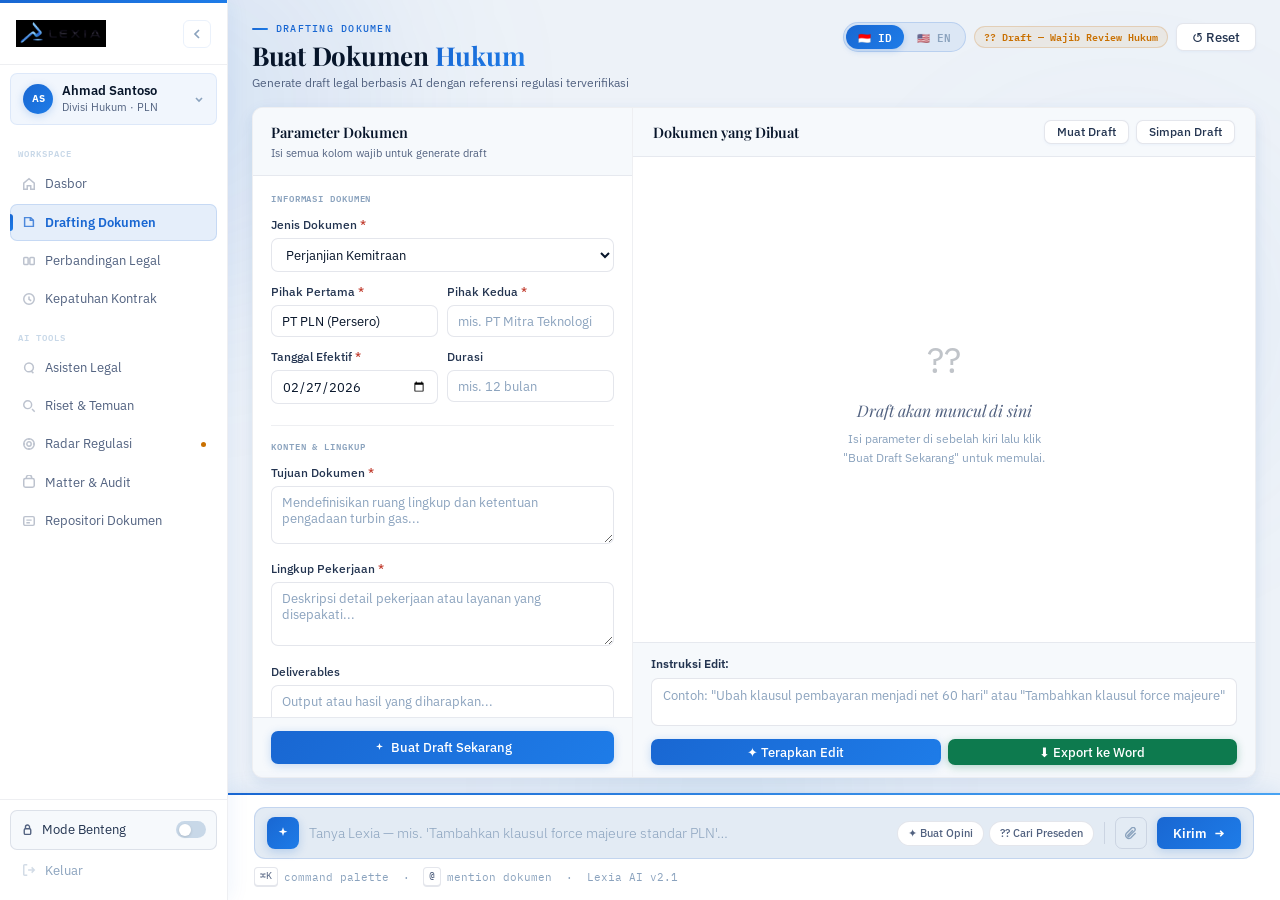
<file: NEW-LEXIA-AI-APP/Lexia_P2_Drafting.html>
<!DOCTYPE html>
<html lang="id">
<head>
<meta charset="UTF-8"/><meta name="viewport" content="width=device-width,initial-scale=1.0"/>
<title>Lexia — Drafting Dokumen</title>
<link href="https://fonts.googleapis.com/css2?family=Playfair+Display:wght@400;600;700&family=IBM+Plex+Sans:ital,wght@0,300;0,400;0,500;0,600;0,700;1,400&family=IBM+Plex+Mono:wght@400;500;600&display=swap" rel="stylesheet"/>
<style>
:root{
  --bg:#EDF2F8;--bg2:#E3EBF4;--surface:#FFFFFF;--surface2:#F6F9FC;
  --bl:#1967D2;--bl-dk:#1251AA;--bl-lt:#4A8EE8;
  --bl-dim:rgba(25,103,210,.06);--bl-dim2:rgba(25,103,210,.11);
  --bl-bd:rgba(25,103,210,.15);--bl-bd2:rgba(25,103,210,.25);
  --bl-glow:rgba(25,103,210,.22);
  --bl-grad:linear-gradient(135deg,#1967D2 0%,#1E7CE8 100%);
  --bl-grad2:linear-gradient(135deg,#1251AA 0%,#1967D2 100%);
  --bd:rgba(25,103,210,.09);--bd2:rgba(25,103,210,.16);
  --bd-n:rgba(15,35,80,.07);--bd-n2:rgba(15,35,80,.11);
  --gr:#0D7A4E;--gr-dim:rgba(13,122,78,.08);--gr-bd:rgba(13,122,78,.20);
  --am:#C97000;--am-dim:rgba(201,112,0,.08);--am-bd:rgba(201,112,0,.20);
  --re:#C0392B;--re-dim:rgba(192,57,43,.07);--re-bd:rgba(192,57,43,.18);
  --t1:#07152A;--t2:#233450;--t3:#526280;--t4:#8BA3BE;--t5:#C8D8E8;
  --sh-sm:0 2px 6px rgba(25,103,210,.07),0 1px 2px rgba(15,35,80,.04);
  --sh-md:0 4px 14px rgba(25,103,210,.09),0 6px 24px rgba(15,35,80,.04);
  --sh-chat:0 -4px 20px rgba(25,103,210,.10),0 -1px 4px rgba(15,35,80,.05);
  --sb:228px;--r:11px;--r-sm:7px;--pill:999px;
}
*,*::before,*::after{box-sizing:border-box;margin:0;padding:0;}
html,body{height:100%;overflow:hidden;}
body{font-family:'IBM Plex Sans',sans-serif;background:var(--bg);color:var(--t1);font-size:13.5px;line-height:1.55;display:flex;-webkit-font-smoothing:antialiased;}

/* AMBIENT ORBS */
.mesh-bg{position:fixed;inset:0;z-index:0;pointer-events:none;overflow:hidden;}
.orb{position:absolute;border-radius:50%;}
.orb-1{width:640px;height:640px;background:radial-gradient(circle,rgba(25,103,210,.13) 0%,transparent 65%);top:-220px;left:-130px;filter:blur(70px);animation:orb1 22s ease-in-out infinite alternate;}
.orb-2{width:520px;height:520px;background:radial-gradient(circle,rgba(74,142,232,.09) 0%,transparent 65%);top:60px;right:-100px;filter:blur(80px);animation:orb2 27s ease-in-out infinite alternate;}
.orb-3{width:420px;height:420px;background:radial-gradient(circle,rgba(2,120,190,.08) 0%,transparent 65%);bottom:-100px;left:40%;filter:blur(70px);animation:orb3 19s ease-in-out infinite alternate;}
@keyframes orb1{from{transform:translate(0,0)}to{transform:translate(80px,65px)}}
@keyframes orb2{from{transform:translate(0,0)}to{transform:translate(-65px,80px)}}
@keyframes orb3{from{transform:translate(0,0) scale(.93)}to{transform:translate(-45px,-60px) scale(1.07)}}

/* SIDEBAR */
.sidebar{width:var(--sb);flex-shrink:0;height:100vh;background:var(--surface);border-right:1px solid var(--bd-n);display:flex;flex-direction:column;position:relative;z-index:20;box-shadow:2px 0 20px rgba(25,103,210,.07);}
.sidebar::before{content:'';position:absolute;top:0;left:0;right:0;height:3px;background:var(--bl-grad);pointer-events:none;z-index:1;}
.sb-head{height:62px;padding:0 16px;display:flex;align-items:center;justify-content:space-between;border-bottom:1px solid var(--bd-n);flex-shrink:0;margin-top:3px;}
.sb-logo{height:28px;width:auto;object-fit:contain;mix-blend-mode:multiply;display:block;}
.icon-btn{width:28px;height:28px;border-radius:6px;background:transparent;border:1px solid var(--bd);cursor:pointer;display:flex;align-items:center;justify-content:center;color:var(--t4);transition:all .14s;}
.icon-btn:hover{background:var(--bl-dim2);border-color:var(--bl-bd2);color:var(--bl);}
.icon-btn svg{width:12px;height:12px;}
.sb-user{display:flex;align-items:center;gap:9px;padding:9px 12px;margin:8px 10px;border-radius:var(--r-sm);border:1px solid var(--bd);background:var(--bl-dim);cursor:pointer;transition:all .14s;}
.sb-user:hover{background:var(--bl-dim2);border-color:var(--bl-bd2);}
.sb-av{width:30px;height:30px;border-radius:50%;background:var(--bl-grad);flex-shrink:0;display:flex;align-items:center;justify-content:center;font-size:10px;font-weight:700;color:#fff;box-shadow:0 2px 8px var(--bl-glow);}
.sb-name{font-size:12.5px;font-weight:600;color:var(--t1);line-height:1.2;}
.sb-role{font-size:10.5px;color:var(--t3);margin-top:1px;}
.sb-nav{flex:1;overflow-y:auto;padding:4px 10px;}
.sb-nav::-webkit-scrollbar{display:none;}
.nav-lbl{font-family:'IBM Plex Mono',monospace;font-size:9px;font-weight:600;text-transform:uppercase;letter-spacing:.11em;color:var(--t5);padding:10px 8px 4px;}
.nav-item{display:flex;align-items:center;gap:9px;padding:8px 10px;border-radius:var(--r-sm);cursor:pointer;font-size:12.5px;font-weight:400;color:var(--t3);margin-bottom:1px;transition:all .13s;position:relative;user-select:none;border:1px solid transparent;}
.nav-item:hover{background:var(--bl-dim);color:var(--t2);}
.nav-item.active{background:var(--bl-dim2);color:var(--bl);font-weight:600;border-color:var(--bl-bd);}
.nav-item.active::before{content:'';position:absolute;left:-1px;top:9px;bottom:9px;width:3px;border-radius:0 3px 3px 0;background:var(--bl-grad);}
.nav-ico{width:15px;height:15px;flex-shrink:0;display:flex;align-items:center;justify-content:center;opacity:.38;}
.nav-ico svg{width:14px;height:14px;}
.nav-item.active .nav-ico,.nav-item:hover .nav-ico{opacity:.75;}
.nav-dot{width:5px;height:5px;border-radius:50%;background:var(--am);margin-left:auto;flex-shrink:0;animation:pam 2.2s infinite;}
@keyframes pam{0%,100%{box-shadow:0 0 0 0 rgba(201,112,0,.45)}50%{box-shadow:0 0 0 3.5px rgba(201,112,0,0)}}
.sb-footer{padding:10px;border-top:1px solid var(--bd-n);flex-shrink:0;}
.bt-row{display:flex;align-items:center;gap:8px;padding:9px 10px;border-radius:var(--r-sm);border:1px solid var(--bd-n2);background:var(--surface2);cursor:pointer;margin-bottom:2px;transition:all .14s;}
.bt-row:hover{background:var(--bl-dim);border-color:var(--bl-bd);}
.bt-lbl{font-size:12.5px;font-weight:400;color:var(--t2);flex:1;}
.toggle{width:30px;height:17px;border-radius:var(--pill);background:var(--t5);position:relative;transition:background .22s;cursor:pointer;flex-shrink:0;}
.toggle.on{background:var(--bl-grad);}
.toggle::after{content:'';position:absolute;top:2.5px;left:2.5px;width:12px;height:12px;border-radius:50%;background:#fff;transition:left .22s;box-shadow:0 1px 3px rgba(0,0,0,.14);}
.toggle.on::after{left:15.5px;}
.nav-item.out{color:var(--t4);}
.nav-item.out:hover{color:var(--re);background:var(--re-dim);}

/* MAIN */
.main-wrap{flex:1;display:flex;flex-direction:column;height:100vh;overflow:hidden;position:relative;z-index:5;min-width:0;}
.main-scroll{flex:1;overflow-y:auto;min-height:0;padding:22px 24px 16px;display:flex;flex-direction:column;gap:14px;}
.main-scroll::-webkit-scrollbar{width:4px;}
.main-scroll::-webkit-scrollbar-thumb{background:var(--bd2);border-radius:2px;}

/* PAGE HEADER */
.ph{display:flex;align-items:flex-start;justify-content:space-between;}
.ph-eyebrow{font-family:'IBM Plex Mono',monospace;font-size:9.5px;font-weight:500;letter-spacing:.13em;text-transform:uppercase;color:var(--bl);margin-bottom:5px;display:flex;align-items:center;gap:8px;}
.ph-eyebrow::before{content:'';width:16px;height:2px;background:var(--bl-grad);border-radius:1px;}
.ph-title{font-family:'Playfair Display',serif;font-size:26px;font-weight:700;color:var(--t1);letter-spacing:-.01em;line-height:1.1;}
.ph-title em{font-style:normal;background:var(--bl-grad);-webkit-background-clip:text;-webkit-text-fill-color:transparent;background-clip:text;}
.ph-sub{font-size:12px;color:var(--t3);margin-top:4px;}
.ph-right{display:flex;align-items:center;gap:8px;}
.btn{display:inline-flex;align-items:center;gap:6px;padding:7px 15px;border-radius:var(--r-sm);font-family:'IBM Plex Sans',sans-serif;font-size:12.5px;font-weight:500;cursor:pointer;border:none;transition:all .14s;white-space:nowrap;line-height:1;}
.btn-bl{background:var(--bl-grad);color:#fff;box-shadow:0 2px 10px var(--bl-glow);}
.btn-bl:hover{background:var(--bl-grad2);box-shadow:0 4px 16px var(--bl-glow);transform:translateY(-1px);}
.btn-outline{background:var(--surface);color:var(--t2);border:1px solid var(--bd-n2);box-shadow:0 1px 3px rgba(25,103,210,.05);}
.btn-outline:hover{background:var(--bl-dim);border-color:var(--bl-bd);color:var(--bl);}
.btn-gr{background:var(--gr);color:#fff;box-shadow:0 2px 8px rgba(13,122,78,.3);}
.btn-gr:hover{filter:brightness(1.08);transform:translateY(-1px);}
.btn svg{width:11px;height:11px;}
.badge{display:inline-flex;align-items:center;padding:2.5px 9px;border-radius:var(--pill);font-family:'IBM Plex Mono',monospace;font-size:10px;font-weight:600;white-space:nowrap;}
.b-am{background:var(--am-dim);color:var(--am);border:1px solid var(--am-bd);}

/* SPLIT LAYOUT */
.split-wrap{flex:1;display:flex;overflow:hidden;border-radius:var(--r);border:1px solid var(--bd-n);background:var(--surface);box-shadow:var(--sh-md);min-height:0;animation:fadeUp .3s ease both;}
@keyframes fadeUp{from{opacity:0;transform:translateY(8px)}to{opacity:1;transform:translateY(0)}}

/* FORM PANEL */
.form-panel{width:380px;flex-shrink:0;border-right:1px solid var(--bd-n);display:flex;flex-direction:column;overflow:hidden;}
.panel-hd{padding:13px 18px;border-bottom:1px solid var(--bd-n);background:var(--surface2);flex-shrink:0;}
.panel-hd-title{font-family:'Playfair Display',serif;font-size:14.5px;font-weight:600;color:var(--t1);}
.panel-hd-sub{font-size:11px;color:var(--t3);margin-top:2px;}
.form-scroll{flex:1;overflow-y:auto;padding:16px 18px;}
.form-scroll::-webkit-scrollbar{width:4px;}
.form-scroll::-webkit-scrollbar-thumb{background:var(--bd2);border-radius:2px;}
.fsec-lbl{font-family:'IBM Plex Mono',monospace;font-size:9px;font-weight:600;text-transform:uppercase;letter-spacing:.1em;color:var(--t4);padding-top:14px;margin-top:10px;margin-bottom:10px;border-top:1px solid var(--bd-n);}
.fsec-lbl:first-child{border-top:none;padding-top:0;margin-top:0;}
.fg{margin-bottom:11px;}
.fg-row{display:grid;grid-template-columns:1fr 1fr;gap:9px;}
.fg label{display:block;font-size:11.5px;font-weight:500;color:var(--t2);margin-bottom:4px;}
.req{color:var(--re);}
.fg input,.fg select,.fg textarea{width:100%;padding:7px 10px;border:1.5px solid var(--bd-n2);border-radius:var(--r-sm);font-family:'IBM Plex Sans',sans-serif;font-size:12.5px;color:var(--t1);background:var(--surface);outline:none;transition:border .15s;}
.fg input:focus,.fg select:focus,.fg textarea:focus{border-color:var(--bl);box-shadow:0 0 0 3px rgba(25,103,210,.08);}
.fg input::placeholder,.fg textarea::placeholder{color:var(--t4);}
.fg textarea{resize:vertical;min-height:58px;}
.upload-zone{border:1.5px dashed var(--bl-bd2);border-radius:var(--r-sm);background:var(--bl-dim);padding:13px;text-align:center;cursor:pointer;transition:all .18s;}
.upload-zone:hover{border-color:var(--bl);background:var(--bl-dim2);}
.upload-ico{font-size:20px;margin-bottom:4px;color:var(--bl);}
.upload-txt{font-size:12px;color:var(--t2);}
.upload-link{color:var(--bl);text-decoration:underline;cursor:pointer;}
.upload-spec{font-size:10.5px;color:var(--t4);margin-top:2px;}
.lang-row{display:inline-flex;background:var(--bg2);border-radius:var(--pill);padding:3px;gap:2px;}
.lang-opt{padding:4px 12px;border-radius:var(--pill);font-size:11.5px;font-weight:500;cursor:pointer;transition:all .15s;color:var(--t3);}
.lang-opt.active{background:var(--surface);color:var(--bl);font-weight:600;box-shadow:0 1px 4px rgba(25,103,210,.12);border:1px solid var(--bl-bd);}
.form-footer-p{padding:13px 18px;border-top:1px solid var(--bd-n);background:var(--surface2);flex-shrink:0;}

/* OUTPUT PANEL */
.output-panel{flex:1;display:flex;flex-direction:column;overflow:hidden;}
.output-hd{padding:12px 20px;border-bottom:1px solid var(--bd-n);background:var(--surface2);display:flex;align-items:center;justify-content:space-between;flex-shrink:0;}
.output-hd-title{font-family:'Playfair Display',serif;font-size:14.5px;font-weight:600;color:var(--t1);}
.doc-canvas{flex:1;overflow-y:auto;padding:26px 34px;}
.doc-canvas::-webkit-scrollbar{width:4px;}
.doc-canvas::-webkit-scrollbar-thumb{background:var(--bd2);border-radius:2px;}
.doc-title-block{text-align:center;padding-bottom:16px;margin-bottom:16px;border-bottom:1px solid var(--bd-n);}
.doc-title-main{font-family:'Playfair Display',serif;font-size:16px;font-weight:700;letter-spacing:.08em;text-transform:uppercase;color:var(--t1);}
.doc-title-num{font-size:12px;color:var(--t3);margin-top:4px;}
.doc-title-date{font-size:11.5px;color:var(--t4);margin-top:2px;}
.doc-sec-hd{font-family:'IBM Plex Mono',monospace;font-size:10px;text-transform:uppercase;letter-spacing:.07em;font-weight:600;color:var(--t4);margin:16px 0 6px;}
.ai-block{border-left:3px solid var(--bl);background:var(--bl-dim);border-radius:0 8px 8px 0;padding:11px 14px;position:relative;margin-bottom:10px;}
.ai-micro{position:absolute;top:7px;right:9px;font-family:'IBM Plex Mono',monospace;font-size:9px;font-weight:600;color:var(--bl);background:var(--bl-dim2);padding:1px 6px;border-radius:4px;letter-spacing:.04em;}
.ai-text{font-size:13px;color:var(--t2);line-height:1.85;}
.ai-text strong{color:var(--t1);}
.cite-sup{display:inline-flex;align-items:center;font-family:'IBM Plex Mono',monospace;font-size:9px;font-weight:700;color:var(--bl);background:var(--bl-dim2);border:1px solid var(--bl-bd);padding:0 4px;border-radius:3px;vertical-align:super;margin-left:2px;cursor:pointer;}
.cite-row{display:flex;align-items:center;gap:6px;flex-wrap:wrap;margin-top:10px;padding-top:10px;border-top:1px solid var(--bd-n);}
.cite-lbl{font-size:10.5px;color:var(--t3);flex-shrink:0;font-weight:500;}
.cite-pill{display:inline-flex;align-items:center;gap:3px;font-family:'IBM Plex Mono',monospace;font-size:10px;font-weight:500;color:var(--bl);background:var(--bl-dim);border:1px solid var(--bl-bd);padding:2px 8px;border-radius:var(--pill);cursor:pointer;transition:all .15s;}
.cite-pill:hover{background:var(--bl-dim2);}
.conf-row{display:flex;align-items:center;gap:10px;margin-top:8px;}
.conf-lbl{font-size:11px;color:var(--t3);flex-shrink:0;}
.conf-track{flex:1;max-width:180px;height:4px;background:var(--bd-n2);border-radius:2px;overflow:hidden;}
.conf-fill{height:100%;border-radius:2px;background:var(--gr);}
.conf-val{font-size:11px;font-weight:600;color:var(--gr);flex-shrink:0;}
.risk-block{display:flex;align-items:flex-start;gap:9px;background:var(--am-dim);border:1px solid var(--am-bd);border-radius:8px;padding:10px 12px;margin-top:10px;}
.risk-title{font-size:12px;font-weight:600;color:var(--am);margin-bottom:2px;}
.risk-body{font-size:11.5px;color:var(--t2);line-height:1.5;}
.disc-block{display:flex;align-items:flex-start;gap:8px;border-left:3px solid var(--am);background:var(--am-dim);border-radius:0 8px 8px 0;padding:9px 13px;margin-top:12px;}
.disc-text{font-size:11px;color:#7c4a0a;font-style:italic;line-height:1.6;}
.empty-state{flex:1;display:flex;flex-direction:column;align-items:center;justify-content:center;text-align:center;padding:40px;}
.empty-ico{font-size:36px;margin-bottom:12px;opacity:.25;}
.empty-title{font-family:'Playfair Display',serif;font-size:16px;color:var(--t3);font-style:italic;}
.empty-sub{font-size:12px;color:var(--t4);margin-top:6px;}
.output-footer{padding:12px 18px;border-top:1px solid var(--bd-n);background:var(--surface2);flex-shrink:0;}
.edit-lbl{font-size:11.5px;font-weight:600;color:var(--t2);margin-bottom:5px;}
.edit-ta{width:100%;resize:none;height:48px;padding:8px 11px;border:1.5px solid var(--bd-n2);border-radius:var(--r-sm);font-family:'IBM Plex Sans',sans-serif;font-size:12.5px;color:var(--t1);background:var(--surface);outline:none;transition:border .15s;}
.edit-ta:focus{border-color:var(--bl);box-shadow:0 0 0 3px rgba(25,103,210,.08);}
.edit-ta::placeholder{color:var(--t4);}
.fa-row{display:flex;gap:7px;margin-top:7px;}

/* CHAT BAR */
.chat-bar{flex-shrink:0;background:var(--surface);border-top:1px solid var(--bd-n2);box-shadow:var(--sh-chat);padding:12px 26px 14px;position:relative;z-index:10;}
.chat-bar::before{content:'';position:absolute;top:-2px;left:0;right:0;height:2px;background:linear-gradient(90deg,#1967D2,#47A3F3,#1967D2);background-size:200% 100%;animation:chatline 4s linear infinite;}
@keyframes chatline{0%{background-position:0%}100%{background-position:200%}}
.chat-frame{display:flex;align-items:center;gap:10px;background:var(--bg2);border:1px solid var(--bd2);border-radius:var(--r);padding:9px 12px;transition:border-color .15s,box-shadow .15s;}
.chat-frame:focus-within{border-color:var(--bl);box-shadow:0 0 0 3px rgba(25,103,210,.10);}
.chat-orb{width:32px;height:32px;border-radius:8px;flex-shrink:0;background:var(--bl-grad);display:flex;align-items:center;justify-content:center;box-shadow:0 3px 10px var(--bl-glow);animation:orbp 3.2s ease-in-out infinite;}
@keyframes orbp{0%,100%{box-shadow:0 3px 10px var(--bl-glow);}50%{box-shadow:0 3px 18px rgba(25,103,210,.35);}}
.chat-orb svg{width:14px;height:14px;color:#fff;}
.chat-input{flex:1;border:none;outline:none;background:transparent;font-family:'IBM Plex Sans',sans-serif;font-size:13.5px;font-weight:400;color:var(--t1);caret-color:var(--bl);}
.chat-input::placeholder{color:var(--t4);font-weight:300;}
.chip-row{display:flex;align-items:center;gap:5px;flex-shrink:0;}
.chip{display:inline-flex;align-items:center;gap:4px;padding:3px 10px;border-radius:var(--pill);border:1px solid var(--bd-n2);background:var(--surface);font-size:11px;font-weight:500;color:var(--t3);cursor:pointer;transition:all .13s;white-space:nowrap;}
.chip:hover{background:var(--bl-dim);border-color:var(--bl-bd);color:var(--bl);}
.chat-div{width:1px;height:22px;background:var(--bd-n2);flex-shrink:0;}
.attach-btn{width:32px;height:32px;border-radius:var(--r-sm);flex-shrink:0;background:transparent;border:1px solid var(--bd-n2);cursor:pointer;display:flex;align-items:center;justify-content:center;color:var(--t4);transition:all .13s;}
.attach-btn:hover{background:var(--bl-dim);border-color:var(--bl-bd);color:var(--bl);}
.attach-btn svg{width:13px;height:13px;}
.send-btn{height:32px;padding:0 16px;border-radius:var(--r-sm);flex-shrink:0;background:var(--bl-grad);border:none;cursor:pointer;display:flex;align-items:center;gap:7px;font-family:'IBM Plex Sans',sans-serif;font-size:12.5px;font-weight:600;color:#fff;box-shadow:0 2px 10px var(--bl-glow);transition:all .14s;}
.send-btn:hover{background:var(--bl-grad2);box-shadow:0 4px 16px var(--bl-glow);transform:translateY(-1px);}
.send-btn svg{width:11px;height:11px;}
.chat-hint{display:flex;align-items:center;gap:6px;flex-wrap:wrap;margin-top:8px;font-family:'IBM Plex Mono',monospace;font-size:10.5px;color:var(--t4);}
.kbd{display:inline-flex;align-items:center;background:var(--surface);border:1px solid var(--bd-n2);border-radius:4px;padding:1px 5px;font-size:9.5px;color:var(--t3);box-shadow:0 1px 0 var(--bd-n2);}

/* FADE UP */
@keyframes fadeUp{from{opacity:0;transform:translateY(8px)}to{opacity:1;transform:translateY(0)}}
.ph{animation:fadeUp .26s .04s both;}
.split-wrap{animation:fadeUp .30s .10s both;}

body{display:flex;}
</style>
</head>
<body>
<div class="mesh-bg" aria-hidden="true"><div class="orb orb-1"></div><div class="orb orb-2"></div><div class="orb orb-3"></div></div>

<!-- SIDEBAR -->
<aside class="sidebar">
  <div class="sb-head">
    <img class="sb-logo" src="[data-uri]" alt="Lexia"/>
    <button class="icon-btn"><svg viewBox="0 0 12 12" fill="none" stroke="currentColor" stroke-width="1.7"><path d="M8 2L4 6l4 4"/></svg></button>
  </div>
  <div class="sb-user">
    <div class="sb-av">AS</div>
    <div><div class="sb-name">Ahmad Santoso</div><div class="sb-role">Divisi Hukum · PLN</div></div>
    <svg width="10" height="10" viewBox="0 0 10 10" fill="none" stroke="currentColor" stroke-width="1.6" style="color:var(--t4);margin-left:auto;flex-shrink:0"><path d="M2 4l3 3 3-3"/></svg>
  </div>
  <nav class="sb-nav">
    <div class="nav-lbl">Workspace</div>
    <div class="nav-item"><span class="nav-ico"><svg viewBox="0 0 16 16" fill="none" stroke="currentColor" stroke-width="1.7"><path d="M2 7L8 2l6 5v7h-4v-4H6v4H2V7z"/></svg></span>Dasbor</div>
    <div class="nav-item active"><span class="nav-ico"><svg viewBox="0 0 16 16" fill="none" stroke="currentColor" stroke-width="1.7"><path d="M3 13V3h7l3 3v7H3z"/><path d="M9.5 3v3H13"/></svg></span>Drafting Dokumen</div>
    <div class="nav-item"><span class="nav-ico"><svg viewBox="0 0 16 16" fill="none" stroke="currentColor" stroke-width="1.7"><rect x="2" y="4" width="5" height="8" rx="1"/><rect x="9" y="4" width="5" height="8" rx="1"/></svg></span>Perbandingan Legal</div>
    <div class="nav-item"><span class="nav-ico"><svg viewBox="0 0 16 16" fill="none" stroke="currentColor" stroke-width="1.7"><circle cx="8" cy="8" r="6"/><path d="M8 5v3.5l2.5 1.5"/></svg></span>Kepatuhan Kontrak</div>
    <div class="nav-lbl" style="padding-top:12px">AI Tools</div>
    <div class="nav-item"><span class="nav-ico"><svg viewBox="0 0 16 16" fill="none" stroke="currentColor" stroke-width="1.7"><path d="M13 8.5a5 5 0 11-10 0 5 5 0 0110 0z"/><path d="M10.5 12.5l2.5 2.5"/></svg></span>Asisten Legal</div>
    <div class="nav-item"><span class="nav-ico"><svg viewBox="0 0 16 16" fill="none" stroke="currentColor" stroke-width="1.7"><circle cx="6.5" cy="6.5" r="4.5"/><path d="M11.5 11.5l3 3"/></svg></span>Riset &amp; Temuan</div>
    <div class="nav-item"><span class="nav-ico"><svg viewBox="0 0 16 16" fill="none" stroke="currentColor" stroke-width="1.7"><circle cx="8" cy="8" r="6"/><circle cx="8" cy="8" r="2.5"/><path d="M8 2v1.5M8 12.5V14M2 8h1.5M12.5 8H14"/></svg></span>Radar Regulasi<span class="nav-dot"></span></div>
    <div class="nav-item"><span class="nav-ico"><svg viewBox="0 0 16 16" fill="none" stroke="currentColor" stroke-width="1.7"><rect x="2" y="4" width="12" height="10" rx="2"/><path d="M5 4V3a3 3 0 016 0v1"/></svg></span>Matter &amp; Audit</div>
    <div class="nav-item"><span class="nav-ico"><svg viewBox="0 0 16 16" fill="none" stroke="currentColor" stroke-width="1.7"><rect x="2" y="3" width="12" height="10" rx="1.5"/><path d="M5 7h6M5 10h4"/></svg></span>Repositori Dokumen</div>
  </nav>
  <div class="sb-footer">
    <div class="bt-row"><svg width="13" height="13" viewBox="0 0 16 16" fill="none" stroke="currentColor" stroke-width="1.7" style="color:var(--t3);flex-shrink:0"><rect x="4" y="7" width="8" height="7" rx="1.5"/><path d="M5.5 7V5a2.5 2.5 0 015 0v2"/></svg><span class="bt-lbl">Mode Benteng</span><div class="toggle"></div></div>
    <div class="nav-item out"><span class="nav-ico"><svg viewBox="0 0 16 16" fill="none" stroke="currentColor" stroke-width="1.7"><path d="M6 14H3a1 1 0 01-1-1V3a1 1 0 011-1h3M11 11l3-3-3-3M7 8h7"/></svg></span>Keluar</div>
  </div>
</aside>

<!-- MAIN -->
<div class="main-wrap">
  <div class="main-scroll">
    <div class="ph">
      <div>
        <div class="ph-eyebrow">Drafting Dokumen</div>
        <div class="ph-title">Buat Dokumen <em>Hukum</em></div>
        <div class="ph-sub">Generate draft legal berbasis AI dengan referensi regulasi terverifikasi</div>
      </div>
      <div class="ph-right">
        <div id="langToggle" style="display:inline-flex;background:rgba(25,103,210,.08);border:1px solid rgba(25,103,210,.18);border-radius:999px;padding:2px;gap:1px;flex-shrink:0"><div id="langID" style="padding:4px 12px;border-radius:999px;font-family:'IBM Plex Mono',monospace;font-size:10.5px;font-weight:600;cursor:pointer;background:linear-gradient(135deg,#1967D2,#1E7CE8);color:#fff;box-shadow:0 2px 6px rgba(25,103,210,.22);transition:all .15s" onclick="setLang('id')">🇮🇩 ID</div><div id="langEN" style="padding:4px 12px;border-radius:999px;font-family:'IBM Plex Mono',monospace;font-size:10.5px;font-weight:600;cursor:pointer;color:#8BA3BE;transition:all .15s" onclick="setLang('en')">🇺🇸 EN</div></div>
        <span class="badge b-am">?? Draft — Wajib Review Hukum</span>
        <button class="btn btn-outline" onclick="resetOutput()">↺ Reset</button>
      </div>
    </div>

    <div class="split-wrap">
      <!-- FORM PANEL -->
      <div class="form-panel">
        <div class="panel-hd">
          <div class="panel-hd-title">Parameter Dokumen</div>
          <div class="panel-hd-sub">Isi semua kolom wajib untuk generate draft</div>
        </div>
        <div class="form-scroll">
          <div class="fsec-lbl">Informasi Dokumen</div>
          <div class="fg"><label>Jenis Dokumen <span class="req">*</span></label>
            <select><option>Perjanjian Kemitraan</option><option>Opini Hukum</option><option>Perjanjian Pengadaan Barang/Jasa</option><option>Perjanjian Kerahasiaan (NDA)</option><option>Perjanjian KSO</option><option>Surat Perjanjian Kerja</option></select>
          </div>
          <div class="fg-row">
            <div class="fg"><label>Pihak Pertama <span class="req">*</span></label><input type="text" value="PT PLN (Persero)"/></div>
            <div class="fg"><label>Pihak Kedua <span class="req">*</span></label><input type="text" placeholder="mis. PT Mitra Teknologi"/></div>
          </div>
          <div class="fg-row">
            <div class="fg"><label>Tanggal Efektif <span class="req">*</span></label><input type="date" value="2026-02-27"/></div>
            <div class="fg"><label>Durasi</label><input type="text" placeholder="mis. 12 bulan"/></div>
          </div>
          <div class="fsec-lbl">Konten &amp; Lingkup</div>
          <div class="fg"><label>Tujuan Dokumen <span class="req">*</span></label><textarea placeholder="Mendefinisikan ruang lingkup dan ketentuan pengadaan turbin gas..."></textarea></div>
          <div class="fg"><label>Lingkup Pekerjaan <span class="req">*</span></label><textarea rows="3" placeholder="Deskripsi detail pekerjaan atau layanan yang disepakati..."></textarea></div>
          <div class="fg"><label>Deliverables</label><textarea rows="2" placeholder="Output atau hasil yang diharapkan..."></textarea></div>
          <div class="fsec-lbl">Ketentuan Bisnis</div>
          <div class="fg"><label>Ketentuan Pembayaran</label><input type="text" placeholder="mis. Net 30 hari, 30% di muka"/></div>
          <div class="fg"><label>Hukum yang Berlaku <span class="req">*</span></label><input type="text" value="Indonesia (Hukum Perdata)"/></div>
          <div class="fg"><label>Penyelesaian Sengketa</label>
            <select><option>BANI (Arbitrase)</option><option>Pengadilan Negeri Jakarta Selatan</option><option>Mediasi terlebih dahulu</option></select>
          </div>
          <div class="fsec-lbl">Format Output</div>
          <div class="fg"><label>Bahasa Dokumen</label>
            <div class="lang-row">
              <div class="lang-opt active" onclick="setLang(this)">???????? Bilingual</div>
              <div class="lang-opt" onclick="setLang(this)">???? Indonesia</div>
            </div>
          </div>
          <div class="fg"><label>Dokumen Referensi <span style="color:var(--t4);font-weight:400">(Opsional)</span></label>
            <div class="upload-zone" onclick="handleUpload(this)">
              <div class="upload-ico">☁</div>
              <div class="upload-txt">Seret file atau <span class="upload-link">pilih dari komputer</span></div>
              <div class="upload-spec">TXT, DOCX, PDF · Maks. 50MB</div>
            </div>
          </div>
        </div>
        <div class="form-footer-p">
          <button class="btn btn-bl" style="width:100%;justify-content:center;padding:10px 20px;font-size:13px" onclick="showOutput()">
            <svg viewBox="0 0 16 16" fill="currentColor" width="13" height="13"><path d="M8 1.5l1.2 3.7L13 6.5 9.2 7.7 8 11.5 6.8 7.7 3 6.5l3.8-1.3L8 1.5z"/></svg>
            Buat Draft Sekarang
          </button>
        </div>
      </div>

      <!-- OUTPUT PANEL -->
      <div class="output-panel">
        <div class="output-hd">
          <div class="output-hd-title">Dokumen yang Dibuat</div>
          <div style="display:flex;gap:7px">
            <button class="btn btn-outline" style="font-size:12px;padding:5px 12px">Muat Draft</button>
            <button class="btn btn-outline" style="font-size:12px;padding:5px 12px">Simpan Draft</button>
          </div>
        </div>

        <div class="empty-state" id="emptyState">
          <div class="empty-ico">??</div>
          <div class="empty-title">Draft akan muncul di sini</div>
          <div class="empty-sub">Isi parameter di sebelah kiri lalu klik<br/>"Buat Draft Sekarang" untuk memulai.</div>
        </div>

        <div class="doc-canvas" id="docCanvas" style="display:none">
          <div class="doc-title-block">
            <div class="doc-title-main">Perjanjian Kemitraan</div>
            <div class="doc-title-num">Nomor: PKS/PLN/HKM/2026/012</div>
            <div class="doc-title-date">Dibuat di Jakarta, 27 Februari 2026</div>
          </div>
          <div class="doc-sec-hd">I. Para Pihak</div>
          <div class="ai-block"><span class="ai-micro">✦ AI</span>
            <div class="ai-text">Perjanjian ini dibuat antara <strong>PT PLN (Persero)</strong>, suatu BUMN yang didirikan berdasarkan hukum Indonesia, berkedudukan di Jakarta Selatan ("Pihak Pertama")<span class="cite-sup">[¹]</span>, dan <strong>PT Mitra Teknologi Indonesia</strong>, suatu perseroan terbatas, berkedudukan di Bandung ("Pihak Kedua")<span class="cite-sup">[²]</span>. Secara bersama-sama disebut sebagai "Para Pihak".</div>
          </div>
          <div class="doc-sec-hd">II. Ruang Lingkup</div>
          <div class="ai-block"><span class="ai-micro">✦ AI</span>
            <div class="ai-text">Berdasarkan Perjanjian ini, Pihak Kedua berkewajiban menyediakan layanan pengadaan dan instalasi turbin gas sesuai spesifikasi teknis dalam Lampiran A<span class="cite-sup">[³]</span>. Pelaksanaan wajib memperhatikan ketentuan UU No. 30 Tahun 2009 tentang Ketenagalistrikan<span class="cite-sup">[⁴]</span> dan peraturan pemerintah yang berlaku.</div>
          </div>
          <div class="doc-sec-hd">III. Ketentuan Pembayaran</div>
          <div class="ai-block"><span class="ai-micro">✦ AI</span>
            <div class="ai-text">Pembayaran dilakukan dalam 3 termin: (i) <strong>30%</strong> setelah penandatanganan dan penyerahan jaminan<span class="cite-sup">[⁵]</span>; (ii) <strong>40%</strong> setelah serah terima parsial pertama; dan (iii) <strong>30%</strong> setelah serah terima akhir dan penerbitan Berita Acara Penerimaan.</div>
          </div>
          <div class="risk-block">
            <div style="font-size:15px;flex-shrink:0">⚠️</div>
            <div><div class="risk-title">Risiko Terdeteksi — Pasal IV: Perpanjangan Otomatis</div><div class="risk-body">Klausul perpanjangan tidak menetapkan mekanisme peringatan bagi pihak yang lalai memberi notifikasi. Disarankan menambahkan ketentuan denda sesuai PLN-STD-2025 Ps.7.3.</div></div>
          </div>
          <div class="cite-row">
            <span class="cite-lbl">Sumber:</span>
            <span class="cite-pill">[¹] PLN-Standard-PKS-2025</span>
            <span class="cite-pill">[²] UU No.40/2007</span>
            <span class="cite-pill">[³] PLN-TechSpec-Turbin</span>
            <span class="cite-pill">[⁴] UU No.30/2009</span>
            <span class="cite-pill">[⁵] PLN-Finance-SOP</span>
          </div>
          <div class="conf-row" style="margin-top:10px">
            <span class="conf-lbl">Kepercayaan AI:</span>
            <div class="conf-track"><div class="conf-fill" style="width:89%"></div></div>
            <span class="conf-val">89% — Tinggi</span>
          </div>
          <div class="disc-block" style="margin-top:12px">
            <span style="font-size:13px;flex-shrink:0">ⓘ</span>
            <div class="disc-text">Draft ini dihasilkan oleh AI. Wajib ditinjau oleh pengacara berwenang sebelum digunakan sebagai dokumen hukum resmi.</div>
          </div>
        </div>

        <div class="output-footer">
          <div class="edit-lbl">Instruksi Edit:</div>
          <textarea class="edit-ta" placeholder='Contoh: "Ubah klausul pembayaran menjadi net 60 hari" atau "Tambahkan klausul force majeure"'></textarea>
          <div class="fa-row">
            <button class="btn btn-bl" style="flex:1;justify-content:center;font-size:12.5px">✦ Terapkan Edit</button>
            <button class="btn btn-gr" style="flex:1;justify-content:center;font-size:12.5px">⬇ Export ke Word</button>
          </div>
        </div>
      </div>
    </div>
  </div>

  <!-- FIXED CHAT BAR -->
  <div class="chat-bar">
    <div class="chat-frame">
      <div class="chat-orb"><svg viewBox="0 0 16 16" fill="currentColor"><path d="M8 1.5l1.2 3.7L13 6.5 9.2 7.7 8 11.5 6.8 7.7 3 6.5l3.8-1.3L8 1.5z"/></svg></div>
      <input class="chat-input" type="text" placeholder="Tanya Lexia — mis. 'Tambahkan klausul force majeure standar PLN'…"/>
      <div class="chip-row"><span class="chip">✦ Buat Opini</span><span class="chip">?? Cari Preseden</span></div>
      <div class="chat-div"></div>
      <button class="attach-btn"><svg viewBox="0 0 16 16" fill="none" stroke="currentColor" stroke-width="1.7"><path d="M13 7.5l-6 6a4 4 0 01-5.5-5.5l7-7a2.5 2.5 0 013.5 3.5l-7 7a1 1 0 01-1.4-1.4l6-6"/></svg></button>
      <button class="send-btn">Kirim <svg viewBox="0 0 16 16" fill="none" stroke="currentColor" stroke-width="2.2"><path d="M2 8h12M9 4l4 4-4 4"/></svg></button>
    </div>
    <div class="chat-hint"><span class="kbd">⌘K</span> command palette &nbsp;·&nbsp; <span class="kbd">@</span> mention dokumen &nbsp;·&nbsp; Lexia AI v2.1</div>
  </div>
</div>

<script>
document.querySelectorAll('.bt-row').forEach(r=>r.addEventListener('click',()=>r.querySelector('.toggle').classList.toggle('on')));
function setLang(el){document.querySelectorAll('.lang-opt').forEach(o=>o.classList.remove('active'));el.classList.add('active');}
function showOutput(){
  document.getElementById('emptyState').style.display='none';
  const c=document.getElementById('docCanvas');c.style.display='block';c.style.opacity='0';c.style.transform='translateY(10px)';
  requestAnimationFrame(()=>{c.style.transition='opacity .4s ease,transform .4s ease';c.style.opacity='1';c.style.transform='translateY(0)';});
}
function resetOutput(){document.getElementById('emptyState').style.display='flex';document.getElementById('docCanvas').style.display='none';}
function handleUpload(el){el.innerHTML='<div style="font-size:20px;color:var(--gr);margin-bottom:4px">✅</div><div style="font-size:12px;font-weight:600;color:var(--gr)">dokumen-referensi.pdf</div><div style="font-size:10.5px;color:var(--t3);margin-top:2px">2.4MB · PDF · Siap digunakan</div>';el.style.borderColor='var(--gr)';el.style.background='var(--gr-dim)';}
</script>
</body>
</html>
</file>
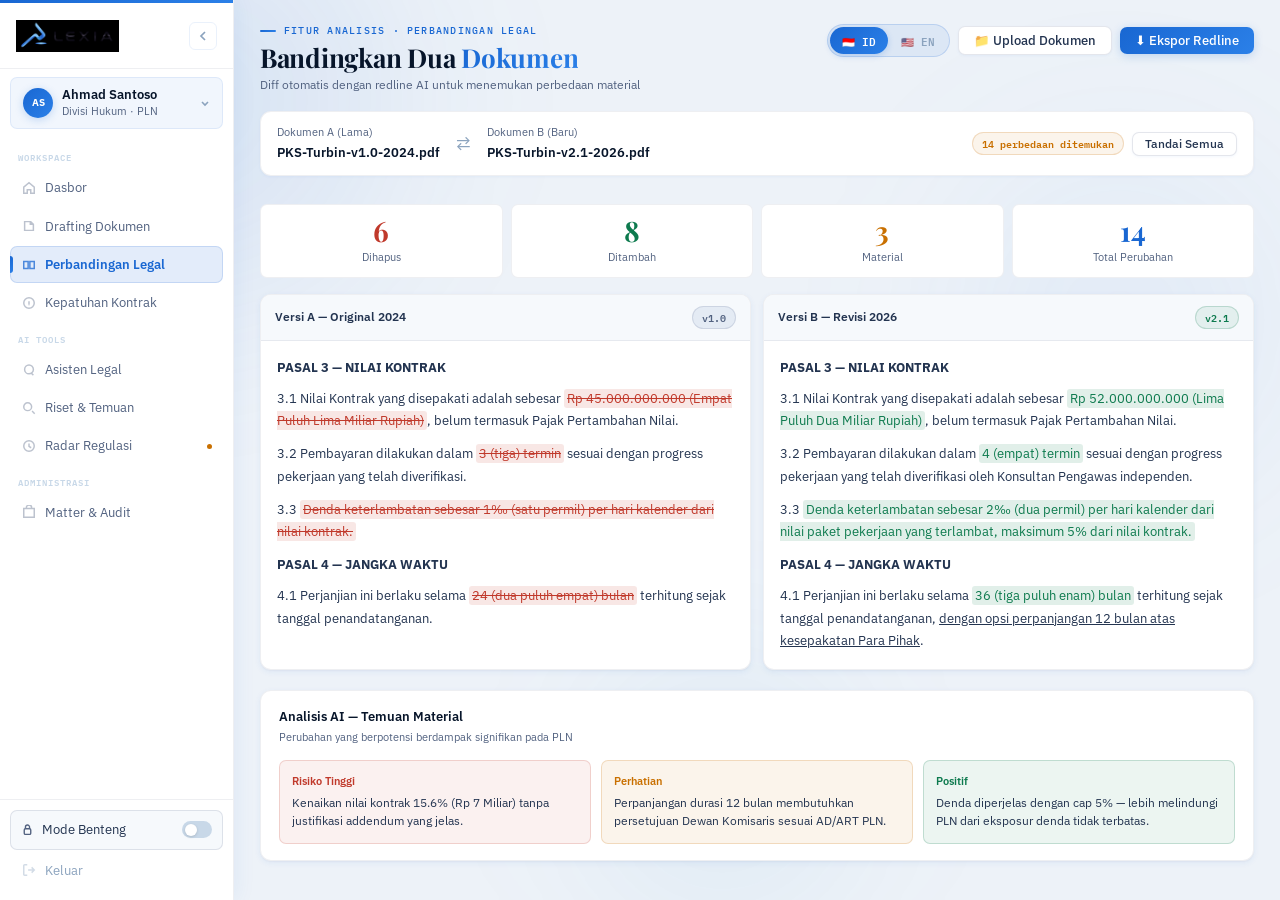
<file: NEW-LEXIA-AI-APP/Lexia_P3_Perbandingan.html>
<!DOCTYPE html>
<html lang="id">
<head>
<meta charset="UTF-8"/>
<meta name="viewport" content="width=device-width,initial-scale=1.0"/>
<title>Lexia — Perbandingan Legal</title>
<link href="https://fonts.googleapis.com/css2?family=Playfair+Display:wght@400;600;700&family=IBM+Plex+Sans:ital,wght@0,300;0,400;0,500;0,600;0,700;1,400&family=IBM+Plex+Mono:wght@400;500;600&display=swap" rel="stylesheet"/>
<style>
/* ════════════════════════════════════════════════════════════
   LEXIA 2026  ·  LIGHT PROFESSIONAL EDITION
   Accent: Google Blue #1967D2  ·  Fonts: Playfair / IBM Plex
   All shadows are blue-tinted — never grey
════════════════════════════════════════════════════════════ */
:root{
  --bg:#EDF2F8; --bg2:#E4EBF4; --surface:#FFFFFF; --surface2:#F6F9FC;
  --bl:#1967D2; --bl-dk:#1251AA; --bl-lt:#4A8EE8; --bl-pale:#C2D7F5;
  --bl-dim:rgba(25,103,210,.06); --bl-dim2:rgba(25,103,210,.12);
  --bl-bd:rgba(25,103,210,.16); --bl-bd2:rgba(25,103,210,.26);
  --bl-glow:rgba(25,103,210,.22);
  --bl-grad:linear-gradient(135deg,#1967D2 0%,#2B80E8 100%);
  --bl-grad-h:linear-gradient(135deg,#1251AA 0%,#1967D2 100%);
  --bd:rgba(25,103,210,.09); --bd2:rgba(25,103,210,.16); --bd3:rgba(25,103,210,.25);
  --bd-n:rgba(15,35,80,.07); --bd-n2:rgba(15,35,80,.11);
  --gr:#0D7A4E; --gr-dim:rgba(13,122,78,.08); --gr-bd:rgba(13,122,78,.20);
  --am:#C97000; --am-dim:rgba(201,112,0,.08);  --am-bd:rgba(201,112,0,.20);
  --re:#C0392B; --re-dim:rgba(192,57,43,.07);  --re-bd:rgba(192,57,43,.18);
  --sky:#0278BE;--sky-dim:rgba(2,120,190,.08); --sky-bd:rgba(2,120,190,.20);
  --t1:#07152A; --t2:#233450; --t3:#526280; --t4:#8BA3BE; --t5:#C8D8E8;
  --sh-xs:0 1px 3px rgba(25,103,210,.05);
  --sh-sm:0 2px 6px rgba(25,103,210,.07),0 1px 2px rgba(15,35,80,.04);
  --sh-md:0 4px 14px rgba(25,103,210,.09),0 6px 24px rgba(15,35,80,.04);
  --sh-lg:0 8px 28px rgba(25,103,210,.11),0 16px 48px rgba(15,35,80,.05);
  --sh-sb:2px 0 20px rgba(25,103,210,.07);
  --sh-chat:0 -4px 20px rgba(25,103,210,.10),0 -1px 4px rgba(15,35,80,.05);
  --sb:234px; --r:11px; --r-sm:7px; --r-xs:4px; --r-lg:16px; --pill:999px;
}
*,*::before,*::after{box-sizing:border-box;margin:0;padding:0;}
html,body{height:100%;overflow:hidden;}
body{font-family:'IBM Plex Sans',sans-serif;background:var(--bg);color:var(--t1);
  font-size:13.5px;line-height:1.55;display:flex;
  -webkit-font-smoothing:antialiased;-moz-osx-font-smoothing:grayscale;}

/* ── AMBIENT ORBS ── */
.mesh-bg{position:fixed;inset:0;z-index:0;pointer-events:none;overflow:hidden;}
.orb{position:absolute;border-radius:50%;}
.orb-1{width:640px;height:640px;background:radial-gradient(circle,rgba(25,103,210,.13) 0%,transparent 65%);
  top:-220px;left:-130px;filter:blur(70px);animation:orb1 22s ease-in-out infinite alternate;}
.orb-2{width:520px;height:520px;background:radial-gradient(circle,rgba(74,142,232,.09) 0%,transparent 65%);
  top:60px;right:-100px;filter:blur(80px);animation:orb2 27s ease-in-out infinite alternate;}
.orb-3{width:420px;height:420px;background:radial-gradient(circle,rgba(2,120,190,.08) 0%,transparent 65%);
  bottom:-100px;left:40%;filter:blur(70px);animation:orb3 19s ease-in-out infinite alternate;}
@keyframes orb1{from{transform:translate(0,0)} to{transform:translate(80px,65px)}}
@keyframes orb2{from{transform:translate(0,0)} to{transform:translate(-65px,80px)}}
@keyframes orb3{from{transform:translate(0,0) scale(.93)} to{transform:translate(-45px,-60px) scale(1.07)}}

/* ════════════ SIDEBAR ════════════ */
.sidebar{width:var(--sb);flex-shrink:0;height:100vh;background:var(--surface);
  border-right:1px solid var(--bd-n);display:flex;flex-direction:column;
  position:relative;z-index:20;box-shadow:var(--sh-sb);}
.sidebar::before{content:'';position:absolute;top:0;left:0;right:0;height:3px;
  background:var(--bl-grad);pointer-events:none;z-index:1;}
.sb-head{height:66px;padding:0 16px;display:flex;align-items:center;justify-content:space-between;
  border-bottom:1px solid var(--bd-n);flex-shrink:0;margin-top:3px;}
.sb-logo{height:32px;width:auto;display:block;}
.icon-btn{width:28px;height:28px;border-radius:6px;background:transparent;border:1px solid var(--bd);
  cursor:pointer;display:flex;align-items:center;justify-content:center;color:var(--t4);transition:all .14s;}
.icon-btn:hover{background:var(--bl-dim2);border-color:var(--bl-bd2);color:var(--bl);}
.icon-btn svg{width:12px;height:12px;}
.sb-user{display:flex;align-items:center;gap:9px;padding:9px 12px;margin:8px 10px;
  border-radius:var(--r-sm);border:1px solid var(--bd);background:var(--bl-dim);cursor:pointer;transition:all .14s;}
.sb-user:hover{background:var(--bl-dim2);border-color:var(--bl-bd2);}
.sb-av{width:30px;height:30px;border-radius:50%;background:var(--bl-grad);flex-shrink:0;
  display:flex;align-items:center;justify-content:center;font-size:10px;font-weight:700;color:#fff;
  box-shadow:0 2px 8px var(--bl-glow);}
.sb-name{font-size:12.5px;font-weight:600;color:var(--t1);line-height:1.2;}
.sb-role{font-size:10.5px;color:var(--t3);margin-top:1px;}
.sb-nav{flex:1;overflow-y:auto;padding:4px 10px;}
.sb-nav::-webkit-scrollbar{display:none;}
.nav-lbl{font-family:'IBM Plex Mono',monospace;font-size:9px;font-weight:600;
  text-transform:uppercase;letter-spacing:.11em;color:var(--t5);padding:10px 8px 4px;}
.nav-item{display:flex;align-items:center;gap:9px;padding:8px 10px;border-radius:var(--r-sm);
  cursor:pointer;font-size:12.5px;font-weight:400;color:var(--t3);margin-bottom:1px;
  transition:all .13s;position:relative;user-select:none;border:1px solid transparent;}
.nav-item:hover{background:var(--bl-dim);color:var(--t2);}
.nav-item.active{background:var(--bl-dim2);color:var(--bl);font-weight:600;border-color:var(--bl-bd);}
.nav-item.active::before{content:'';position:absolute;left:-1px;top:9px;bottom:9px;
  width:3px;border-radius:0 3px 3px 0;background:var(--bl-grad);}
.nav-ico{width:15px;height:15px;flex-shrink:0;display:flex;align-items:center;justify-content:center;opacity:.38;}
.nav-ico svg{width:14px;height:14px;}
.nav-item.active .nav-ico,.nav-item:hover .nav-ico{opacity:.75;}
.nav-dot{width:5px;height:5px;border-radius:50%;background:var(--am);
  margin-left:auto;flex-shrink:0;animation:pam 2.2s infinite;}
@keyframes pam{0%,100%{box-shadow:0 0 0 0 rgba(201,112,0,.45)}50%{box-shadow:0 0 0 3.5px rgba(201,112,0,0)}}
.sb-footer{padding:10px;border-top:1px solid var(--bd-n);flex-shrink:0;}
.bt-row{display:flex;align-items:center;gap:8px;padding:9px 10px;border-radius:var(--r-sm);
  border:1px solid var(--bd-n2);background:var(--surface2);cursor:pointer;margin-bottom:2px;transition:all .14s;}
.bt-row:hover{background:var(--bl-dim);border-color:var(--bl-bd);}
.bt-lbl{font-size:12.5px;font-weight:400;color:var(--t2);flex:1;}
.toggle{width:30px;height:17px;border-radius:var(--pill);background:var(--t5);
  position:relative;transition:background .22s;cursor:pointer;flex-shrink:0;}
.toggle.on{background:var(--bl-grad);}
.toggle::after{content:'';position:absolute;top:2.5px;left:2.5px;width:12px;height:12px;
  border-radius:50%;background:#fff;transition:left .22s;box-shadow:0 1px 3px rgba(0,0,0,.14);}
.toggle.on::after{left:15.5px;}
.nav-item.out{color:var(--t4);}
.nav-item.out:hover{color:var(--re);background:var(--re-dim);}

/* ════════════ MAIN WRAPPER ════════════ */
.main-wrap{flex:1;display:flex;flex-direction:column;height:100vh;overflow:hidden;
  position:relative;z-index:5;min-width:0;}
.main-scroll{flex:1;overflow-y:auto;min-height:0;padding:24px 26px 16px;
  display:flex;flex-direction:column;gap:16px;}
.main-scroll::-webkit-scrollbar{width:4px;}
.main-scroll::-webkit-scrollbar-thumb{background:var(--bd2);border-radius:2px;}

/* ── PAGE HEADER ── */
.ph{display:flex;align-items:flex-start;justify-content:space-between;}
.ph-eyebrow{font-family:'IBM Plex Mono',monospace;font-size:9.5px;font-weight:500;
  letter-spacing:.13em;text-transform:uppercase;color:var(--bl);margin-bottom:5px;
  display:flex;align-items:center;gap:8px;}
.ph-eyebrow::before{content:'';width:16px;height:2px;background:var(--bl-grad);border-radius:1px;}
.ph-title{font-family:'Playfair Display',serif;font-size:26px;font-weight:700;
  color:var(--t1);letter-spacing:-.01em;line-height:1.1;}
.ph-title em{font-style:normal;background:var(--bl-grad);
  -webkit-background-clip:text;-webkit-text-fill-color:transparent;background-clip:text;}
.ph-sub{font-size:12px;font-weight:400;color:var(--t3);margin-top:4px;}
.ph-right{display:flex;align-items:center;gap:8px;flex-wrap:wrap;}
.ai-badge{display:inline-flex;align-items:center;gap:6px;padding:5px 12px;
  border-radius:var(--pill);border:1px solid var(--gr-bd);background:var(--gr-dim);
  font-size:11px;font-weight:600;color:var(--gr);}
.ai-dot{width:6px;height:6px;border-radius:50%;background:var(--gr);animation:live 2.2s infinite;}
@keyframes live{0%,100%{box-shadow:0 0 0 0 rgba(13,122,78,.5)}50%{box-shadow:0 0 0 4px rgba(13,122,78,0)}}
.btn{display:inline-flex;align-items:center;gap:6px;padding:7px 15px;border-radius:var(--r-sm);
  font-family:'IBM Plex Sans',sans-serif;font-size:12.5px;font-weight:500;
  cursor:pointer;border:none;transition:all .14s;white-space:nowrap;line-height:1;}
.btn-bl{background:var(--bl-grad);color:#fff;box-shadow:0 2px 10px var(--bl-glow);}
.btn-bl:hover{background:var(--bl-grad-h);box-shadow:0 4px 16px var(--bl-glow);transform:translateY(-1px);}
.btn-outline{background:var(--surface);color:var(--t2);border:1px solid var(--bd-n2);box-shadow:var(--sh-xs);}
.btn-outline:hover{background:var(--bl-dim);border-color:var(--bl-bd);color:var(--bl);}
.btn svg{width:11px;height:11px;}

/* ── SHARED CARD ── */
.card{background:var(--surface);border:1px solid var(--bd-n);border-radius:var(--r);
  box-shadow:var(--sh-sm);overflow:hidden;position:relative;
  transition:box-shadow .2s,border-color .2s,transform .2s;}
.card:hover{box-shadow:var(--sh-md);border-color:var(--bd2);transform:translateY(-1px);}
.card::before{content:'';position:absolute;top:0;left:0;right:0;height:1px;
  background:linear-gradient(90deg,transparent 5%,rgba(255,255,255,.9) 50%,transparent 95%);
  pointer-events:none;z-index:1;}
.cp{padding:16px 18px;position:relative;}
.card-feat{background:linear-gradient(145deg,rgba(25,103,210,.07) 0%,var(--surface) 50%);
  border-color:var(--bl-bd);box-shadow:var(--sh-md),0 0 0 1px rgba(25,103,210,.06);}
.card-feat:hover{box-shadow:var(--sh-lg),0 0 0 1px rgba(25,103,210,.12);}

/* ── CARD HEADER ── */
.ch{display:flex;align-items:flex-start;justify-content:space-between;margin-bottom:14px;}
.ch-title{font-family:'IBM Plex Sans',sans-serif;font-size:13px;font-weight:600;color:var(--t1);}
.ch-sub{font-size:10.5px;font-weight:400;color:var(--t3);margin-top:2px;}
.ch-link{font-size:11.5px;color:var(--bl);font-weight:500;cursor:pointer;opacity:.7;
  transition:opacity .12s;text-decoration:none;white-space:nowrap;}
.ch-link:hover{opacity:1;}

/* ── BADGES ── */
.badge{display:inline-flex;align-items:center;padding:2.5px 9px;border-radius:var(--pill);
  font-family:'IBM Plex Mono',monospace;font-size:10px;font-weight:600;white-space:nowrap;flex-shrink:0;}
.b-red{background:var(--re-dim);color:var(--re);border:1px solid var(--re-bd);}
.b-am{background:var(--am-dim);color:var(--am);border:1px solid var(--am-bd);}
.b-gr{background:var(--gr-dim);color:var(--gr);border:1px solid var(--gr-bd);}
.b-bl{background:var(--bl-dim2);color:var(--bl);border:1px solid var(--bl-bd2);}
.b-muted{background:var(--bg2);color:var(--t3);border:1px solid var(--bd-n2);}

/* ── LANG TOGGLE ── */
.lang-toggle{display:inline-flex;background:rgba(25,103,210,.08);
  border:1px solid rgba(25,103,210,.18);border-radius:var(--pill);padding:2px;gap:1px;flex-shrink:0;}
.lang-btn{padding:4px 12px;border-radius:var(--pill);font-family:'IBM Plex Mono',monospace;
  font-size:10.5px;font-weight:600;cursor:pointer;color:var(--t4);
  transition:all .15s;background:transparent;border:none;}
.lang-btn.active{background:var(--bl-grad);color:#fff;box-shadow:0 2px 6px var(--bl-glow);}

/* LIVE badge */
.live{display:inline-flex;align-items:center;gap:5px;font-family:'IBM Plex Mono',monospace;
  font-size:9.5px;font-weight:600;color:var(--am);letter-spacing:.05em;}
.live-dot{width:5px;height:5px;border-radius:50%;background:var(--am);animation:blink 1.6s infinite;flex-shrink:0;}
@keyframes blink{0%,100%{opacity:1}50%{opacity:.25}}

/* ── FORM ELEMENTS ── */
.field{display:flex;flex-direction:column;gap:5px;}
.field label{font-size:11.5px;font-weight:600;color:var(--t2);}
.field input,.field select,.field textarea{
  width:100%;padding:8px 11px;border-radius:var(--r-sm);border:1px solid var(--bd-n2);
  background:var(--surface);font-family:'IBM Plex Sans',sans-serif;font-size:13px;color:var(--t1);
  transition:border-color .14s,box-shadow .14s;outline:none;}
.field input:focus,.field select:focus,.field textarea:focus{
  border-color:var(--bl);box-shadow:0 0 0 3px rgba(25,103,210,.10);}
.field textarea{resize:vertical;min-height:80px;}

/* ── CHAT BAR (reused on some pages) ── */
.chat-bar{flex-shrink:0;background:var(--surface);border-top:1px solid var(--bd-n2);
  box-shadow:var(--sh-chat);padding:12px 26px 14px;position:relative;z-index:10;}
.chat-bar::before{content:'';position:absolute;top:-2px;left:0;right:0;height:2px;
  background:linear-gradient(90deg,#1967D2,#47A3F3,#1967D2);
  background-size:200% 100%;animation:chatline 4s linear infinite;}
@keyframes chatline{0%{background-position:0% 0%}100%{background-position:200% 0%}}
.chat-frame{display:flex;align-items:center;gap:10px;background:var(--bg2);
  border:1px solid var(--bd2);border-radius:var(--r);padding:9px 12px;
  transition:border-color .15s,box-shadow .15s;}
.chat-frame:focus-within{border-color:var(--bl);box-shadow:0 0 0 3px rgba(25,103,210,.10),var(--sh-sm);}
.chat-orb{width:32px;height:32px;border-radius:8px;flex-shrink:0;background:var(--bl-grad);
  display:flex;align-items:center;justify-content:center;box-shadow:0 3px 10px var(--bl-glow);
  animation:orbp 3.2s ease-in-out infinite;}
@keyframes orbp{0%,100%{box-shadow:0 3px 10px var(--bl-glow)}50%{box-shadow:0 3px 18px rgba(25,103,210,.35)}}
.chat-orb svg{width:14px;height:14px;color:#fff;}
.chat-input{flex:1;border:none;outline:none;background:transparent;
  font-family:'IBM Plex Sans',sans-serif;font-size:13.5px;color:var(--t1);caret-color:var(--bl);}
.chat-input::placeholder{color:var(--t4);font-weight:300;}
.chip-row{display:flex;align-items:center;gap:5px;flex-shrink:0;}
.chip{display:inline-flex;align-items:center;gap:4px;padding:3px 10px;border-radius:var(--pill);
  border:1px solid var(--bd-n2);background:var(--surface);font-size:11px;font-weight:500;
  color:var(--t3);cursor:pointer;transition:all .13s;white-space:nowrap;}
.chip:hover{background:var(--bl-dim);border-color:var(--bl-bd);color:var(--bl);}
.chat-div{width:1px;height:22px;background:var(--bd-n2);flex-shrink:0;}
.send-btn{height:32px;padding:0 16px;border-radius:var(--r-sm);flex-shrink:0;
  background:var(--bl-grad);border:none;cursor:pointer;display:flex;align-items:center;gap:7px;
  font-family:'IBM Plex Sans',sans-serif;font-size:12.5px;font-weight:600;color:#fff;
  box-shadow:0 2px 10px var(--bl-glow);transition:all .14s;}
.send-btn:hover{background:var(--bl-grad-h);box-shadow:0 4px 16px var(--bl-glow);transform:translateY(-1px);}
.send-btn svg{width:11px;height:11px;}
.attach-btn{width:32px;height:32px;border-radius:var(--r-sm);flex-shrink:0;
  background:transparent;border:1px solid var(--bd-n2);cursor:pointer;
  display:flex;align-items:center;justify-content:center;color:var(--t4);transition:all .13s;}
.attach-btn:hover{background:var(--bl-dim);border-color:var(--bl-bd);color:var(--bl);}
.attach-btn svg{width:13px;height:13px;}
.chat-hint{display:flex;align-items:center;gap:7px;margin-top:8px;font-size:10.5px;
  color:var(--t4);font-family:'IBM Plex Mono',monospace;flex-wrap:wrap;}
.kbd{display:inline-flex;align-items:center;background:var(--surface);
  border:1px solid var(--bd-n2);border-radius:4px;padding:1px 5px;
  font-size:9.5px;color:var(--t3);box-shadow:0 1px 0 var(--bd-n2);}

/* ── SECTION ROW STYLES ── */
.row-item{display:flex;align-items:center;gap:10px;padding:10px 0;
  border-bottom:1px solid var(--bd-n);}
.row-item:first-child{padding-top:0;}
.row-item:last-child{border-bottom:none;padding-bottom:0;}
.kpi-n{font-family:'Playfair Display',serif;font-size:44px;font-weight:700;
  line-height:1;letter-spacing:-.03em;}
.kpi-bl{background:var(--bl-grad);-webkit-background-clip:text;
  -webkit-text-fill-color:transparent;background-clip:text;}
.kpi-ink{color:var(--t1);}
.kpi-am{color:var(--am);}
.kpi-re{color:var(--re);}
.kpi-lbl{font-size:11.5px;font-weight:400;color:var(--t3);margin-top:7px;}
.kpi-badge{display:inline-flex;align-items:center;gap:4px;padding:2px 9px;
  border-radius:var(--pill);font-size:10.5px;font-weight:600;margin-top:8px;
  font-family:'IBM Plex Mono',monospace;}
.kb-up{background:var(--gr-dim);color:var(--gr);border:1px solid var(--gr-bd);}
.kb-warn{background:var(--am-dim);color:var(--am);border:1px solid var(--am-bd);}
.kb-bl{background:var(--bl-dim2);color:var(--bl);border:1px solid var(--bl-bd2);}
.kb-re{background:var(--re-dim);color:var(--re);border:1px solid var(--re-bd);}
.spark{display:block;margin-top:12px;}

/* ── ENTRY ANIMATIONS ── */
@keyframes fadeUp{from{opacity:0;transform:translateY(8px)}to{opacity:1;transform:translateY(0)}}
.ph{animation:fadeUp .26s .04s both;}
.card{animation:fadeUp .28s .12s both;}
.chat-bar{animation:fadeUp .28s .42s both;}
</style>
<style>
.compare-grid{display:grid;grid-template-columns:1fr 1fr;gap:12px;}
.compare-header{background:var(--surface);border:1px solid var(--bd-n);border-radius:var(--r);
  padding:12px 16px;display:flex;align-items:center;justify-content:space-between;
  box-shadow:var(--sh-xs);margin-bottom:12px;}
.diff-panel{background:var(--surface);border:1px solid var(--bd-n);border-radius:var(--r);
  overflow:hidden;box-shadow:var(--sh-sm);}
.diff-head{padding:11px 14px;border-bottom:1px solid var(--bd-n);background:var(--surface2);
  display:flex;align-items:center;justify-content:space-between;}
.diff-body{padding:16px;font-size:13px;line-height:1.75;color:var(--t2);
  max-height:400px;overflow-y:auto;font-family:'IBM Plex Sans',sans-serif;}
.diff-body::-webkit-scrollbar{width:3px;}
.diff-body::-webkit-scrollbar-thumb{background:var(--bd2);border-radius:2px;}
.del{background:rgba(192,57,43,.12);color:var(--re);text-decoration:line-through;
  border-radius:3px;padding:1px 3px;}
.ins{background:rgba(13,122,78,.12);color:var(--gr);border-radius:3px;padding:1px 3px;}
.diff-stats{display:grid;grid-template-columns:repeat(4,1fr);gap:8px;}
.stat-card{background:var(--surface);border:1px solid var(--bd-n);border-radius:var(--r-sm);
  padding:12px 14px;text-align:center;}
.stat-n{font-family:'Playfair Display',serif;font-size:28px;font-weight:700;line-height:1;}
.stat-lbl{font-size:10.5px;color:var(--t3);margin-top:4px;}
</style>
</head>
<body>
<div class="mesh-bg" aria-hidden="true">
  <div class="orb orb-1"></div>
  <div class="orb orb-2"></div>
  <div class="orb orb-3"></div>
</div>
<aside class="sidebar">
  <div class="sb-head">
    <img class="sb-logo" src="[data-uri]" alt="Lexia" style="height:32px;width:auto;mix-blend-mode:multiply;display:block;"/>
    <button class="icon-btn" title="Collapse">
      <svg viewBox="0 0 12 12" fill="none" stroke="currentColor" stroke-width="1.7"><path d="M8 2L4 6l4 4"/></svg>
    </button>
  </div>
  <div class="sb-user">
    <div class="sb-av">AS</div>
    <div>
      <div class="sb-name">Ahmad Santoso</div>
      <div class="sb-role" data-id="Divisi Hukum · PLN" data-en="Legal Division · PLN">Divisi Hukum · PLN</div>
    </div>
    <svg width="10" height="10" viewBox="0 0 10 10" fill="none" stroke="currentColor" stroke-width="1.6" style="color:var(--t4);margin-left:auto;flex-shrink:0"><path d="M2 4l3 3 3-3"/></svg>
  </div>
  <nav class="sb-nav">
    <div class="nav-lbl" data-id="Workspace" data-en="Workspace">Workspace</div>
        <div class="nav-item">
          <span class="nav-ico"><svg viewBox="0 0 16 16" fill="none" stroke="currentColor" stroke-width="1.7"><path d="M2 7L8 2l6 5v7h-4v-4H6v4H2V7z"/></svg></span>
          <span data-id="Dasbor" data-en="Dashboard">Dasbor</span>
        </div>
        <div class="nav-item">
          <span class="nav-ico"><svg viewBox="0 0 16 16" fill="none" stroke="currentColor" stroke-width="1.7"><path d="M3 13V3h7l3 3v7H3zM9.5 3v3H13"/></svg></span>
          <span data-id="Drafting Dokumen" data-en="Document Drafting">Drafting Dokumen</span>
        </div>
        <div class="nav-item active">
          <span class="nav-ico"><svg viewBox="0 0 16 16" fill="none" stroke="currentColor" stroke-width="1.7"><path d="M2 4h5v8H2zM9 4h5v8H9z"/></svg></span>
          <span data-id="Perbandingan Legal" data-en="Legal Comparison">Perbandingan Legal</span>
        </div>
        <div class="nav-item">
          <span class="nav-ico"><svg viewBox="0 0 16 16" fill="none" stroke="currentColor" stroke-width="1.7"><path d="M8 2a6 6 0 100 12A6 6 0 008 2zM8 6v4M8 11v.5"/></svg></span>
          <span data-id="Kepatuhan Kontrak" data-en="Contract Compliance">Kepatuhan Kontrak</span>
        </div>
        <div class="nav-lbl" data-id="AI Tools" data-en="AI Tools">AI Tools</div>
        <div class="nav-item">
          <span class="nav-ico"><svg viewBox="0 0 16 16" fill="none" stroke="currentColor" stroke-width="1.7"><path d="M13 8.5a5 5 0 11-10 0A5 5 0 0113 8.5zM10.5 12.5l2.5 2.5"/></svg></span>
          <span data-id="Asisten Legal" data-en="Legal Assistant">Asisten Legal</span>
        </div>
        <div class="nav-item">
          <span class="nav-ico"><svg viewBox="0 0 16 16" fill="none" stroke="currentColor" stroke-width="1.7"><path d="M6.5 2a4.5 4.5 0 100 9 4.5 4.5 0 000-9zM11.5 11.5l3 3"/></svg></span>
          <span data-id="Riset &amp; Temuan" data-en="Research &amp; Findings">Riset &amp; Temuan</span>
        </div>
        <div class="nav-item">
          <span class="nav-ico"><svg viewBox="0 0 16 16" fill="none" stroke="currentColor" stroke-width="1.7"><path d="M8 2a6 6 0 100 12A6 6 0 008 2zM8 5v3.5l2.5 1.5"/></svg></span>
          <span data-id="Radar Regulasi" data-en="Regulatory Radar">Radar Regulasi</span> <span class="nav-dot"></span>
        </div>
        <div class="nav-lbl" data-id="Administrasi" data-en="Administration">Administrasi</div>
        <div class="nav-item">
          <span class="nav-ico"><svg viewBox="0 0 16 16" fill="none" stroke="currentColor" stroke-width="1.7"><path d="M2 4h12v10H2zM5 4V3a3 3 0 016 0v1"/></svg></span>
          <span data-id="Matter &amp; Audit" data-en="Matter &amp; Audit">Matter &amp; Audit</span>
        </div>
  </nav>
  <div class="sb-footer">
    <div class="bt-row">
      <svg width="13" height="13" viewBox="0 0 16 16" fill="none" stroke="currentColor" stroke-width="1.7" style="color:var(--t3);flex-shrink:0"><rect x="4" y="7" width="8" height="7" rx="1.5"/><path d="M5.5 7V5a2.5 2.5 0 015 0v2"/></svg>
      <span class="bt-lbl" data-id="Mode Benteng" data-en="Fortress Mode">Mode Benteng</span>
      <div class="toggle" id="bentengToggle"></div>
    </div>
    <div class="nav-item out">
      <span class="nav-ico"><svg viewBox="0 0 16 16" fill="none" stroke="currentColor" stroke-width="1.7"><path d="M6 14H3a1 1 0 01-1-1V3a1 1 0 011-1h3M11 11l3-3-3-3M7 8h7"/></svg></span>
      <span data-id="Keluar" data-en="Sign Out">Keluar</span>
    </div>
  </div>
</aside>
<div class="main-wrap">
  <div class="main-scroll">
    <div class="ph">
      <div>
        <div class="ph-eyebrow" data-id="Fitur Analisis · Perbandingan Legal" data-en="Analysis Feature · Legal Comparison">Fitur Analisis · Perbandingan Legal</div>
        <div class="ph-title">Bandingkan Dua <em>Dokumen</em></div>
        <div class="ph-sub" data-id="Diff otomatis dengan redline AI untuk menemukan perbedaan material" data-en="Automatic diff with AI redline to find material differences">Diff otomatis dengan redline AI untuk menemukan perbedaan material</div>
      </div>
      <div class="ph-right">
        <div class="lang-toggle">
          <button class="lang-btn active" id="btnID" onclick="setLang('id')">🇮🇩 ID</button>
          <button class="lang-btn" id="btnEN" onclick="setLang('en')">🇺🇸 EN</button>
        </div>
        <button class="btn btn-outline" data-id="📁 Upload Dokumen" data-en="📁 Upload Documents">📁 Upload Dokumen</button>
        <button class="btn btn-bl" data-id="⬇ Ekspor Redline" data-en="⬇ Export Redline">⬇ Ekspor Redline</button>
      </div>
    </div>

    <div class="compare-header">
      <div style="display:flex;gap:16px;align-items:center">
        <div>
          <div style="font-size:11px;color:var(--t3);margin-bottom:2px" data-id="Dokumen A (Lama)" data-en="Document A (Original)">Dokumen A (Lama)</div>
          <div style="font-size:13px;font-weight:600;color:var(--t1)">PKS-Turbin-v1.0-2024.pdf</div>
        </div>
        <div style="font-size:18px;color:var(--t4)">⇄</div>
        <div>
          <div style="font-size:11px;color:var(--t3);margin-bottom:2px" data-id="Dokumen B (Baru)" data-en="Document B (Revised)">Dokumen B (Baru)</div>
          <div style="font-size:13px;font-weight:600;color:var(--t1)">PKS-Turbin-v2.1-2026.pdf</div>
        </div>
      </div>
      <div style="display:flex;gap:8px;align-items:center">
        <span class="badge b-am" data-id="14 perbedaan ditemukan" data-en="14 differences found">14 perbedaan ditemukan</span>
        <button class="btn btn-outline" style="padding:5px 12px;font-size:12px" data-id="Tandai Semua" data-en="Mark All">Tandai Semua</button>
      </div>
    </div>

    <div class="diff-stats">
      <div class="stat-card"><div class="stat-n" style="color:var(--re)">6</div><div class="stat-lbl" data-id="Dihapus" data-en="Deleted">Dihapus</div></div>
      <div class="stat-card"><div class="stat-n" style="color:var(--gr)">8</div><div class="stat-lbl" data-id="Ditambah" data-en="Added">Ditambah</div></div>
      <div class="stat-card"><div class="stat-n" style="color:var(--am)">3</div><div class="stat-lbl" data-id="Material" data-en="Material">Material</div></div>
      <div class="stat-card"><div class="stat-n" style="color:var(--bl)">14</div><div class="stat-lbl" data-id="Total Perubahan" data-en="Total Changes">Total Perubahan</div></div>
    </div>

    <div class="compare-grid">
      <div class="diff-panel">
        <div class="diff-head">
          <span style="font-size:12px;font-weight:600;color:var(--t2)" data-id="Versi A — Original 2024" data-en="Version A — Original 2024">Versi A — Original 2024</span>
          <span class="badge b-muted">v1.0</span>
        </div>
        <div class="diff-body">
          <p><strong>PASAL 3 — NILAI KONTRAK</strong></p>
          <p style="margin-top:8px">3.1 Nilai Kontrak yang disepakati adalah sebesar <span class="del">Rp 45.000.000.000 (Empat Puluh Lima Miliar Rupiah)</span>, belum termasuk Pajak Pertambahan Nilai.</p>
          <p style="margin-top:10px">3.2 Pembayaran dilakukan dalam <span class="del">3 (tiga) termin</span> sesuai dengan progress pekerjaan yang telah diverifikasi.</p>
          <p style="margin-top:10px">3.3 <span class="del">Denda keterlambatan sebesar 1‰ (satu permil) per hari kalender dari nilai kontrak.</span></p>
          <p style="margin-top:10px"><strong>PASAL 4 — JANGKA WAKTU</strong></p>
          <p style="margin-top:8px">4.1 Perjanjian ini berlaku selama <span class="del">24 (dua puluh empat) bulan</span> terhitung sejak tanggal penandatanganan.</p>
        </div>
      </div>
      <div class="diff-panel">
        <div class="diff-head">
          <span style="font-size:12px;font-weight:600;color:var(--t2)" data-id="Versi B — Revisi 2026" data-en="Version B — Revised 2026">Versi B — Revisi 2026</span>
          <span class="badge b-gr">v2.1</span>
        </div>
        <div class="diff-body">
          <p><strong>PASAL 3 — NILAI KONTRAK</strong></p>
          <p style="margin-top:8px">3.1 Nilai Kontrak yang disepakati adalah sebesar <span class="ins">Rp 52.000.000.000 (Lima Puluh Dua Miliar Rupiah)</span>, belum termasuk Pajak Pertambahan Nilai.</p>
          <p style="margin-top:10px">3.2 Pembayaran dilakukan dalam <span class="ins">4 (empat) termin</span> sesuai dengan progress pekerjaan yang telah diverifikasi oleh Konsultan Pengawas independen.</p>
          <p style="margin-top:10px">3.3 <span class="ins">Denda keterlambatan sebesar 2‰ (dua permil) per hari kalender dari nilai paket pekerjaan yang terlambat, maksimum 5% dari nilai kontrak.</span></p>
          <p style="margin-top:10px"><strong>PASAL 4 — JANGKA WAKTU</strong></p>
          <p style="margin-top:8px">4.1 Perjanjian ini berlaku selama <span class="ins">36 (tiga puluh enam) bulan</span> terhitung sejak tanggal penandatanganan, <ins>dengan opsi perpanjangan 12 bulan atas kesepakatan Para Pihak</ins>.</p>
        </div>
      </div>
    </div>

    <div class="card" style="margin-top:4px"><div class="cp">
      <div class="ch">
        <div><div class="ch-title" data-id="Analisis AI — Temuan Material" data-en="AI Analysis — Material Findings">Analisis AI — Temuan Material</div>
        <div class="ch-sub" data-id="Perubahan yang berpotensi berdampak signifikan pada PLN" data-en="Changes potentially having significant impact on PLN">Perubahan yang berpotensi berdampak signifikan pada PLN</div></div>
      </div>
      <div style="display:grid;grid-template-columns:1fr 1fr 1fr;gap:10px">
        <div style="padding:12px;background:var(--re-dim);border:1px solid var(--re-bd);border-radius:var(--r-sm)">
          <div style="font-size:11px;font-weight:600;color:var(--re);margin-bottom:4px" data-id="Risiko Tinggi" data-en="High Risk">Risiko Tinggi</div>
          <div style="font-size:12px;color:var(--t2)" data-id="Kenaikan nilai kontrak 15.6% (Rp 7 Miliar) tanpa justifikasi addendum yang jelas." data-en="Contract value increase of 15.6% (Rp 7 Billion) without clear addendum justification.">Kenaikan nilai kontrak 15.6% (Rp 7 Miliar) tanpa justifikasi addendum yang jelas.</div>
        </div>
        <div style="padding:12px;background:var(--am-dim);border:1px solid var(--am-bd);border-radius:var(--r-sm)">
          <div style="font-size:11px;font-weight:600;color:var(--am);margin-bottom:4px" data-id="Perhatian" data-en="Attention">Perhatian</div>
          <div style="font-size:12px;color:var(--t2)" data-id="Perpanjangan durasi 12 bulan membutuhkan persetujuan Dewan Komisaris sesuai AD/ART PLN." data-en="12-month extension requires Board of Commissioners approval per PLN Articles of Association.">Perpanjangan durasi 12 bulan membutuhkan persetujuan Dewan Komisaris sesuai AD/ART PLN.</div>
        </div>
        <div style="padding:12px;background:var(--gr-dim);border:1px solid var(--gr-bd);border-radius:var(--r-sm)">
          <div style="font-size:11px;font-weight:600;color:var(--gr);margin-bottom:4px" data-id="Positif" data-en="Positive">Positif</div>
          <div style="font-size:12px;color:var(--t2)" data-id="Denda diperjelas dengan cap 5% — lebih melindungi PLN dari eksposur denda tidak terbatas." data-en="Penalty cap at 5% clarified — better protects PLN from unlimited penalty exposure.">Denda diperjelas dengan cap 5% — lebih melindungi PLN dari eksposur denda tidak terbatas.</div>
        </div>
      </div>
    </div></div>
  </div>
</div>
<script>
// Toggle switches
document.querySelectorAll('.bt-row').forEach(r=>{
  r.addEventListener('click',()=>r.querySelector('.toggle').classList.toggle('on'));
});
// Language toggle
function setLang(lang){
  var bi=document.getElementById('btnID'),be=document.getElementById('btnEN');
  if(bi){bi.classList.toggle('active',lang==='id');}
  if(be){be.classList.toggle('active',lang==='en');}
  document.querySelectorAll('[data-id]').forEach(function(el){
    var v=el.getAttribute('data-'+lang);if(v!=null)el.textContent=v;});
  document.querySelectorAll('[data-placeholder-id]').forEach(function(el){
    var v=el.getAttribute('data-placeholder-'+lang);if(v)el.placeholder=v;});
  document.documentElement.lang=lang==='id'?'id':'en';
}
// Chat bars
var ci=document.querySelector('.chat-input');
if(ci){
  ci.addEventListener('keydown',function(e){if(e.key==='Enter'&&!e.shiftKey)e.preventDefault();});
}
var sb=document.querySelector('.send-btn');
if(sb){sb.addEventListener('click',function(){var inp=document.querySelector('.chat-input');if(inp&&inp.value.trim()){inp.value='';inp.focus();}});}
</script>
</body>
</html>
</file>
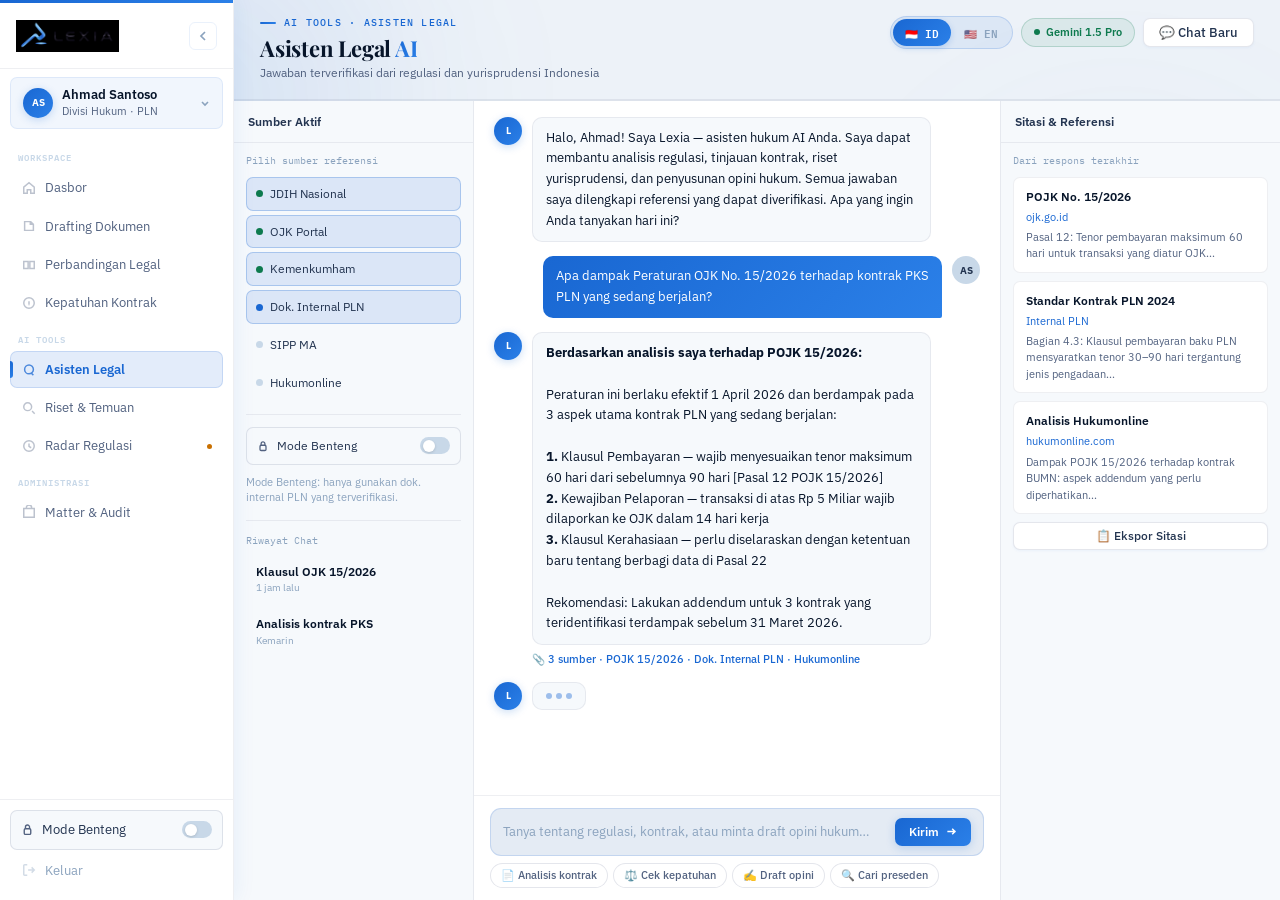
<file: NEW-LEXIA-AI-APP/Lexia_P5_Asisten.html>
<!DOCTYPE html>
<html lang="id">
<head>
<meta charset="UTF-8"/>
<meta name="viewport" content="width=device-width,initial-scale=1.0"/>
<title>Lexia — Asisten Legal</title>
<link href="https://fonts.googleapis.com/css2?family=Playfair+Display:wght@400;600;700&family=IBM+Plex+Sans:ital,wght@0,300;0,400;0,500;0,600;0,700;1,400&family=IBM+Plex+Mono:wght@400;500;600&display=swap" rel="stylesheet"/>
<style>
/* ════════════════════════════════════════════════════════════
   LEXIA 2026  ·  LIGHT PROFESSIONAL EDITION
   Accent: Google Blue #1967D2  ·  Fonts: Playfair / IBM Plex
   All shadows are blue-tinted — never grey
════════════════════════════════════════════════════════════ */
:root{
  --bg:#EDF2F8; --bg2:#E4EBF4; --surface:#FFFFFF; --surface2:#F6F9FC;
  --bl:#1967D2; --bl-dk:#1251AA; --bl-lt:#4A8EE8; --bl-pale:#C2D7F5;
  --bl-dim:rgba(25,103,210,.06); --bl-dim2:rgba(25,103,210,.12);
  --bl-bd:rgba(25,103,210,.16); --bl-bd2:rgba(25,103,210,.26);
  --bl-glow:rgba(25,103,210,.22);
  --bl-grad:linear-gradient(135deg,#1967D2 0%,#2B80E8 100%);
  --bl-grad-h:linear-gradient(135deg,#1251AA 0%,#1967D2 100%);
  --bd:rgba(25,103,210,.09); --bd2:rgba(25,103,210,.16); --bd3:rgba(25,103,210,.25);
  --bd-n:rgba(15,35,80,.07); --bd-n2:rgba(15,35,80,.11);
  --gr:#0D7A4E; --gr-dim:rgba(13,122,78,.08); --gr-bd:rgba(13,122,78,.20);
  --am:#C97000; --am-dim:rgba(201,112,0,.08);  --am-bd:rgba(201,112,0,.20);
  --re:#C0392B; --re-dim:rgba(192,57,43,.07);  --re-bd:rgba(192,57,43,.18);
  --sky:#0278BE;--sky-dim:rgba(2,120,190,.08); --sky-bd:rgba(2,120,190,.20);
  --t1:#07152A; --t2:#233450; --t3:#526280; --t4:#8BA3BE; --t5:#C8D8E8;
  --sh-xs:0 1px 3px rgba(25,103,210,.05);
  --sh-sm:0 2px 6px rgba(25,103,210,.07),0 1px 2px rgba(15,35,80,.04);
  --sh-md:0 4px 14px rgba(25,103,210,.09),0 6px 24px rgba(15,35,80,.04);
  --sh-lg:0 8px 28px rgba(25,103,210,.11),0 16px 48px rgba(15,35,80,.05);
  --sh-sb:2px 0 20px rgba(25,103,210,.07);
  --sh-chat:0 -4px 20px rgba(25,103,210,.10),0 -1px 4px rgba(15,35,80,.05);
  --sb:234px; --r:11px; --r-sm:7px; --r-xs:4px; --r-lg:16px; --pill:999px;
}
*,*::before,*::after{box-sizing:border-box;margin:0;padding:0;}
html,body{height:100%;overflow:hidden;}
body{font-family:'IBM Plex Sans',sans-serif;background:var(--bg);color:var(--t1);
  font-size:13.5px;line-height:1.55;display:flex;
  -webkit-font-smoothing:antialiased;-moz-osx-font-smoothing:grayscale;}

/* ── AMBIENT ORBS ── */
.mesh-bg{position:fixed;inset:0;z-index:0;pointer-events:none;overflow:hidden;}
.orb{position:absolute;border-radius:50%;}
.orb-1{width:640px;height:640px;background:radial-gradient(circle,rgba(25,103,210,.13) 0%,transparent 65%);
  top:-220px;left:-130px;filter:blur(70px);animation:orb1 22s ease-in-out infinite alternate;}
.orb-2{width:520px;height:520px;background:radial-gradient(circle,rgba(74,142,232,.09) 0%,transparent 65%);
  top:60px;right:-100px;filter:blur(80px);animation:orb2 27s ease-in-out infinite alternate;}
.orb-3{width:420px;height:420px;background:radial-gradient(circle,rgba(2,120,190,.08) 0%,transparent 65%);
  bottom:-100px;left:40%;filter:blur(70px);animation:orb3 19s ease-in-out infinite alternate;}
@keyframes orb1{from{transform:translate(0,0)} to{transform:translate(80px,65px)}}
@keyframes orb2{from{transform:translate(0,0)} to{transform:translate(-65px,80px)}}
@keyframes orb3{from{transform:translate(0,0) scale(.93)} to{transform:translate(-45px,-60px) scale(1.07)}}

/* ════════════ SIDEBAR ════════════ */
.sidebar{width:var(--sb);flex-shrink:0;height:100vh;background:var(--surface);
  border-right:1px solid var(--bd-n);display:flex;flex-direction:column;
  position:relative;z-index:20;box-shadow:var(--sh-sb);}
.sidebar::before{content:'';position:absolute;top:0;left:0;right:0;height:3px;
  background:var(--bl-grad);pointer-events:none;z-index:1;}
.sb-head{height:66px;padding:0 16px;display:flex;align-items:center;justify-content:space-between;
  border-bottom:1px solid var(--bd-n);flex-shrink:0;margin-top:3px;}
.sb-logo{height:32px;width:auto;display:block;}
.icon-btn{width:28px;height:28px;border-radius:6px;background:transparent;border:1px solid var(--bd);
  cursor:pointer;display:flex;align-items:center;justify-content:center;color:var(--t4);transition:all .14s;}
.icon-btn:hover{background:var(--bl-dim2);border-color:var(--bl-bd2);color:var(--bl);}
.icon-btn svg{width:12px;height:12px;}
.sb-user{display:flex;align-items:center;gap:9px;padding:9px 12px;margin:8px 10px;
  border-radius:var(--r-sm);border:1px solid var(--bd);background:var(--bl-dim);cursor:pointer;transition:all .14s;}
.sb-user:hover{background:var(--bl-dim2);border-color:var(--bl-bd2);}
.sb-av{width:30px;height:30px;border-radius:50%;background:var(--bl-grad);flex-shrink:0;
  display:flex;align-items:center;justify-content:center;font-size:10px;font-weight:700;color:#fff;
  box-shadow:0 2px 8px var(--bl-glow);}
.sb-name{font-size:12.5px;font-weight:600;color:var(--t1);line-height:1.2;}
.sb-role{font-size:10.5px;color:var(--t3);margin-top:1px;}
.sb-nav{flex:1;overflow-y:auto;padding:4px 10px;}
.sb-nav::-webkit-scrollbar{display:none;}
.nav-lbl{font-family:'IBM Plex Mono',monospace;font-size:9px;font-weight:600;
  text-transform:uppercase;letter-spacing:.11em;color:var(--t5);padding:10px 8px 4px;}
.nav-item{display:flex;align-items:center;gap:9px;padding:8px 10px;border-radius:var(--r-sm);
  cursor:pointer;font-size:12.5px;font-weight:400;color:var(--t3);margin-bottom:1px;
  transition:all .13s;position:relative;user-select:none;border:1px solid transparent;}
.nav-item:hover{background:var(--bl-dim);color:var(--t2);}
.nav-item.active{background:var(--bl-dim2);color:var(--bl);font-weight:600;border-color:var(--bl-bd);}
.nav-item.active::before{content:'';position:absolute;left:-1px;top:9px;bottom:9px;
  width:3px;border-radius:0 3px 3px 0;background:var(--bl-grad);}
.nav-ico{width:15px;height:15px;flex-shrink:0;display:flex;align-items:center;justify-content:center;opacity:.38;}
.nav-ico svg{width:14px;height:14px;}
.nav-item.active .nav-ico,.nav-item:hover .nav-ico{opacity:.75;}
.nav-dot{width:5px;height:5px;border-radius:50%;background:var(--am);
  margin-left:auto;flex-shrink:0;animation:pam 2.2s infinite;}
@keyframes pam{0%,100%{box-shadow:0 0 0 0 rgba(201,112,0,.45)}50%{box-shadow:0 0 0 3.5px rgba(201,112,0,0)}}
.sb-footer{padding:10px;border-top:1px solid var(--bd-n);flex-shrink:0;}
.bt-row{display:flex;align-items:center;gap:8px;padding:9px 10px;border-radius:var(--r-sm);
  border:1px solid var(--bd-n2);background:var(--surface2);cursor:pointer;margin-bottom:2px;transition:all .14s;}
.bt-row:hover{background:var(--bl-dim);border-color:var(--bl-bd);}
.bt-lbl{font-size:12.5px;font-weight:400;color:var(--t2);flex:1;}
.toggle{width:30px;height:17px;border-radius:var(--pill);background:var(--t5);
  position:relative;transition:background .22s;cursor:pointer;flex-shrink:0;}
.toggle.on{background:var(--bl-grad);}
.toggle::after{content:'';position:absolute;top:2.5px;left:2.5px;width:12px;height:12px;
  border-radius:50%;background:#fff;transition:left .22s;box-shadow:0 1px 3px rgba(0,0,0,.14);}
.toggle.on::after{left:15.5px;}
.nav-item.out{color:var(--t4);}
.nav-item.out:hover{color:var(--re);background:var(--re-dim);}

/* ════════════ MAIN WRAPPER ════════════ */
.main-wrap{flex:1;display:flex;flex-direction:column;height:100vh;overflow:hidden;
  position:relative;z-index:5;min-width:0;}
.main-scroll{flex:1;overflow-y:auto;min-height:0;padding:24px 26px 16px;
  display:flex;flex-direction:column;gap:16px;}
.main-scroll::-webkit-scrollbar{width:4px;}
.main-scroll::-webkit-scrollbar-thumb{background:var(--bd2);border-radius:2px;}

/* ── PAGE HEADER ── */
.ph{display:flex;align-items:flex-start;justify-content:space-between;}
.ph-eyebrow{font-family:'IBM Plex Mono',monospace;font-size:9.5px;font-weight:500;
  letter-spacing:.13em;text-transform:uppercase;color:var(--bl);margin-bottom:5px;
  display:flex;align-items:center;gap:8px;}
.ph-eyebrow::before{content:'';width:16px;height:2px;background:var(--bl-grad);border-radius:1px;}
.ph-title{font-family:'Playfair Display',serif;font-size:26px;font-weight:700;
  color:var(--t1);letter-spacing:-.01em;line-height:1.1;}
.ph-title em{font-style:normal;background:var(--bl-grad);
  -webkit-background-clip:text;-webkit-text-fill-color:transparent;background-clip:text;}
.ph-sub{font-size:12px;font-weight:400;color:var(--t3);margin-top:4px;}
.ph-right{display:flex;align-items:center;gap:8px;flex-wrap:wrap;}
.ai-badge{display:inline-flex;align-items:center;gap:6px;padding:5px 12px;
  border-radius:var(--pill);border:1px solid var(--gr-bd);background:var(--gr-dim);
  font-size:11px;font-weight:600;color:var(--gr);}
.ai-dot{width:6px;height:6px;border-radius:50%;background:var(--gr);animation:live 2.2s infinite;}
@keyframes live{0%,100%{box-shadow:0 0 0 0 rgba(13,122,78,.5)}50%{box-shadow:0 0 0 4px rgba(13,122,78,0)}}
.btn{display:inline-flex;align-items:center;gap:6px;padding:7px 15px;border-radius:var(--r-sm);
  font-family:'IBM Plex Sans',sans-serif;font-size:12.5px;font-weight:500;
  cursor:pointer;border:none;transition:all .14s;white-space:nowrap;line-height:1;}
.btn-bl{background:var(--bl-grad);color:#fff;box-shadow:0 2px 10px var(--bl-glow);}
.btn-bl:hover{background:var(--bl-grad-h);box-shadow:0 4px 16px var(--bl-glow);transform:translateY(-1px);}
.btn-outline{background:var(--surface);color:var(--t2);border:1px solid var(--bd-n2);box-shadow:var(--sh-xs);}
.btn-outline:hover{background:var(--bl-dim);border-color:var(--bl-bd);color:var(--bl);}
.btn svg{width:11px;height:11px;}

/* ── SHARED CARD ── */
.card{background:var(--surface);border:1px solid var(--bd-n);border-radius:var(--r);
  box-shadow:var(--sh-sm);overflow:hidden;position:relative;
  transition:box-shadow .2s,border-color .2s,transform .2s;}
.card:hover{box-shadow:var(--sh-md);border-color:var(--bd2);transform:translateY(-1px);}
.card::before{content:'';position:absolute;top:0;left:0;right:0;height:1px;
  background:linear-gradient(90deg,transparent 5%,rgba(255,255,255,.9) 50%,transparent 95%);
  pointer-events:none;z-index:1;}
.cp{padding:16px 18px;position:relative;}
.card-feat{background:linear-gradient(145deg,rgba(25,103,210,.07) 0%,var(--surface) 50%);
  border-color:var(--bl-bd);box-shadow:var(--sh-md),0 0 0 1px rgba(25,103,210,.06);}
.card-feat:hover{box-shadow:var(--sh-lg),0 0 0 1px rgba(25,103,210,.12);}

/* ── CARD HEADER ── */
.ch{display:flex;align-items:flex-start;justify-content:space-between;margin-bottom:14px;}
.ch-title{font-family:'IBM Plex Sans',sans-serif;font-size:13px;font-weight:600;color:var(--t1);}
.ch-sub{font-size:10.5px;font-weight:400;color:var(--t3);margin-top:2px;}
.ch-link{font-size:11.5px;color:var(--bl);font-weight:500;cursor:pointer;opacity:.7;
  transition:opacity .12s;text-decoration:none;white-space:nowrap;}
.ch-link:hover{opacity:1;}

/* ── BADGES ── */
.badge{display:inline-flex;align-items:center;padding:2.5px 9px;border-radius:var(--pill);
  font-family:'IBM Plex Mono',monospace;font-size:10px;font-weight:600;white-space:nowrap;flex-shrink:0;}
.b-red{background:var(--re-dim);color:var(--re);border:1px solid var(--re-bd);}
.b-am{background:var(--am-dim);color:var(--am);border:1px solid var(--am-bd);}
.b-gr{background:var(--gr-dim);color:var(--gr);border:1px solid var(--gr-bd);}
.b-bl{background:var(--bl-dim2);color:var(--bl);border:1px solid var(--bl-bd2);}
.b-muted{background:var(--bg2);color:var(--t3);border:1px solid var(--bd-n2);}

/* ── LANG TOGGLE ── */
.lang-toggle{display:inline-flex;background:rgba(25,103,210,.08);
  border:1px solid rgba(25,103,210,.18);border-radius:var(--pill);padding:2px;gap:1px;flex-shrink:0;}
.lang-btn{padding:4px 12px;border-radius:var(--pill);font-family:'IBM Plex Mono',monospace;
  font-size:10.5px;font-weight:600;cursor:pointer;color:var(--t4);
  transition:all .15s;background:transparent;border:none;}
.lang-btn.active{background:var(--bl-grad);color:#fff;box-shadow:0 2px 6px var(--bl-glow);}

/* LIVE badge */
.live{display:inline-flex;align-items:center;gap:5px;font-family:'IBM Plex Mono',monospace;
  font-size:9.5px;font-weight:600;color:var(--am);letter-spacing:.05em;}
.live-dot{width:5px;height:5px;border-radius:50%;background:var(--am);animation:blink 1.6s infinite;flex-shrink:0;}
@keyframes blink{0%,100%{opacity:1}50%{opacity:.25}}

/* ── FORM ELEMENTS ── */
.field{display:flex;flex-direction:column;gap:5px;}
.field label{font-size:11.5px;font-weight:600;color:var(--t2);}
.field input,.field select,.field textarea{
  width:100%;padding:8px 11px;border-radius:var(--r-sm);border:1px solid var(--bd-n2);
  background:var(--surface);font-family:'IBM Plex Sans',sans-serif;font-size:13px;color:var(--t1);
  transition:border-color .14s,box-shadow .14s;outline:none;}
.field input:focus,.field select:focus,.field textarea:focus{
  border-color:var(--bl);box-shadow:0 0 0 3px rgba(25,103,210,.10);}
.field textarea{resize:vertical;min-height:80px;}

/* ── CHAT BAR (reused on some pages) ── */
.chat-bar{flex-shrink:0;background:var(--surface);border-top:1px solid var(--bd-n2);
  box-shadow:var(--sh-chat);padding:12px 26px 14px;position:relative;z-index:10;}
.chat-bar::before{content:'';position:absolute;top:-2px;left:0;right:0;height:2px;
  background:linear-gradient(90deg,#1967D2,#47A3F3,#1967D2);
  background-size:200% 100%;animation:chatline 4s linear infinite;}
@keyframes chatline{0%{background-position:0% 0%}100%{background-position:200% 0%}}
.chat-frame{display:flex;align-items:center;gap:10px;background:var(--bg2);
  border:1px solid var(--bd2);border-radius:var(--r);padding:9px 12px;
  transition:border-color .15s,box-shadow .15s;}
.chat-frame:focus-within{border-color:var(--bl);box-shadow:0 0 0 3px rgba(25,103,210,.10),var(--sh-sm);}
.chat-orb{width:32px;height:32px;border-radius:8px;flex-shrink:0;background:var(--bl-grad);
  display:flex;align-items:center;justify-content:center;box-shadow:0 3px 10px var(--bl-glow);
  animation:orbp 3.2s ease-in-out infinite;}
@keyframes orbp{0%,100%{box-shadow:0 3px 10px var(--bl-glow)}50%{box-shadow:0 3px 18px rgba(25,103,210,.35)}}
.chat-orb svg{width:14px;height:14px;color:#fff;}
.chat-input{flex:1;border:none;outline:none;background:transparent;
  font-family:'IBM Plex Sans',sans-serif;font-size:13.5px;color:var(--t1);caret-color:var(--bl);}
.chat-input::placeholder{color:var(--t4);font-weight:300;}
.chip-row{display:flex;align-items:center;gap:5px;flex-shrink:0;}
.chip{display:inline-flex;align-items:center;gap:4px;padding:3px 10px;border-radius:var(--pill);
  border:1px solid var(--bd-n2);background:var(--surface);font-size:11px;font-weight:500;
  color:var(--t3);cursor:pointer;transition:all .13s;white-space:nowrap;}
.chip:hover{background:var(--bl-dim);border-color:var(--bl-bd);color:var(--bl);}
.chat-div{width:1px;height:22px;background:var(--bd-n2);flex-shrink:0;}
.send-btn{height:32px;padding:0 16px;border-radius:var(--r-sm);flex-shrink:0;
  background:var(--bl-grad);border:none;cursor:pointer;display:flex;align-items:center;gap:7px;
  font-family:'IBM Plex Sans',sans-serif;font-size:12.5px;font-weight:600;color:#fff;
  box-shadow:0 2px 10px var(--bl-glow);transition:all .14s;}
.send-btn:hover{background:var(--bl-grad-h);box-shadow:0 4px 16px var(--bl-glow);transform:translateY(-1px);}
.send-btn svg{width:11px;height:11px;}
.attach-btn{width:32px;height:32px;border-radius:var(--r-sm);flex-shrink:0;
  background:transparent;border:1px solid var(--bd-n2);cursor:pointer;
  display:flex;align-items:center;justify-content:center;color:var(--t4);transition:all .13s;}
.attach-btn:hover{background:var(--bl-dim);border-color:var(--bl-bd);color:var(--bl);}
.attach-btn svg{width:13px;height:13px;}
.chat-hint{display:flex;align-items:center;gap:7px;margin-top:8px;font-size:10.5px;
  color:var(--t4);font-family:'IBM Plex Mono',monospace;flex-wrap:wrap;}
.kbd{display:inline-flex;align-items:center;background:var(--surface);
  border:1px solid var(--bd-n2);border-radius:4px;padding:1px 5px;
  font-size:9.5px;color:var(--t3);box-shadow:0 1px 0 var(--bd-n2);}

/* ── SECTION ROW STYLES ── */
.row-item{display:flex;align-items:center;gap:10px;padding:10px 0;
  border-bottom:1px solid var(--bd-n);}
.row-item:first-child{padding-top:0;}
.row-item:last-child{border-bottom:none;padding-bottom:0;}
.kpi-n{font-family:'Playfair Display',serif;font-size:44px;font-weight:700;
  line-height:1;letter-spacing:-.03em;}
.kpi-bl{background:var(--bl-grad);-webkit-background-clip:text;
  -webkit-text-fill-color:transparent;background-clip:text;}
.kpi-ink{color:var(--t1);}
.kpi-am{color:var(--am);}
.kpi-re{color:var(--re);}
.kpi-lbl{font-size:11.5px;font-weight:400;color:var(--t3);margin-top:7px;}
.kpi-badge{display:inline-flex;align-items:center;gap:4px;padding:2px 9px;
  border-radius:var(--pill);font-size:10.5px;font-weight:600;margin-top:8px;
  font-family:'IBM Plex Mono',monospace;}
.kb-up{background:var(--gr-dim);color:var(--gr);border:1px solid var(--gr-bd);}
.kb-warn{background:var(--am-dim);color:var(--am);border:1px solid var(--am-bd);}
.kb-bl{background:var(--bl-dim2);color:var(--bl);border:1px solid var(--bl-bd2);}
.kb-re{background:var(--re-dim);color:var(--re);border:1px solid var(--re-bd);}
.spark{display:block;margin-top:12px;}

/* ── ENTRY ANIMATIONS ── */
@keyframes fadeUp{from{opacity:0;transform:translateY(8px)}to{opacity:1;transform:translateY(0)}}
.ph{animation:fadeUp .26s .04s both;}
.card{animation:fadeUp .28s .12s both;}
.chat-bar{animation:fadeUp .28s .42s both;}
</style>
<style>
.chat-layout{display:grid;grid-template-columns:240px 1fr 280px;flex:1;min-height:0;gap:0;
  border-top:1px solid var(--bd-n);}
.chat-sources{border-right:1px solid var(--bd-n);background:var(--surface2);
  display:flex;flex-direction:column;overflow:hidden;}
.chat-main{display:flex;flex-direction:column;background:var(--surface);}
.chat-citations{border-left:1px solid var(--bd-n);background:var(--surface2);
  display:flex;flex-direction:column;overflow:hidden;}
.cpanel-head{padding:12px 14px;border-bottom:1px solid var(--bd-n);flex-shrink:0;}
.cpanel-title{font-size:11.5px;font-weight:600;color:var(--t2);}
.cpanel-body{flex:1;overflow-y:auto;padding:10px 12px;}
.cpanel-body::-webkit-scrollbar{width:3px;}
.cpanel-body::-webkit-scrollbar-thumb{background:var(--bd2);border-radius:2px;}
.src-tag{display:flex;align-items:center;gap:7px;padding:7px 9px;border-radius:var(--r-sm);
  margin-bottom:4px;cursor:pointer;border:1px solid transparent;transition:all .13s;}
.src-tag:hover{background:var(--bl-dim);border-color:var(--bl-bd);}
.src-tag.on{background:var(--bl-dim2);border-color:var(--bl-bd2);}
.src-dot{width:7px;height:7px;border-radius:50%;flex-shrink:0;}
.src-label{font-size:11.5px;color:var(--t2);}
.chat-messages{flex:1;overflow-y:auto;padding:16px 20px;display:flex;flex-direction:column;gap:14px;}
.chat-messages::-webkit-scrollbar{width:3px;}
.chat-messages::-webkit-scrollbar-thumb{background:var(--bd2);border-radius:2px;}
.msg{display:flex;gap:10px;max-width:90%;}
.msg.user{align-self:flex-end;flex-direction:row-reverse;}
.msg-av{width:28px;height:28px;border-radius:50%;flex-shrink:0;
  display:flex;align-items:center;justify-content:center;font-size:10px;font-weight:700;}
.msg-av.ai{background:var(--bl-grad);color:#fff;box-shadow:0 2px 8px var(--bl-glow);}
.msg-av.user{background:var(--t5);color:var(--t2);}
.msg-bubble{padding:10px 13px;border-radius:10px;font-size:13px;line-height:1.6;color:var(--t1);}
.msg-bubble.ai{background:var(--surface2);border:1px solid var(--bd-n);}
.msg-bubble.user{background:var(--bl-grad);color:#fff;border-radius:10px 10px 2px 10px;}
.msg-cite{font-size:10.5px;margin-top:6px;color:var(--bl);font-weight:500;}
.cite-card{background:var(--surface);border:1px solid var(--bd-n);border-radius:var(--r-sm);
  padding:10px 12px;margin-bottom:8px;}
.cite-title{font-size:11.5px;font-weight:600;color:var(--t1);margin-bottom:3px;}
.cite-src{font-size:10.5px;color:var(--bl);}
.cite-text{font-size:11px;color:var(--t3);margin-top:4px;line-height:1.5;}
.chat-input-area{padding:12px 16px;border-top:1px solid var(--bd-n);flex-shrink:0;}
.chat-inp{display:flex;gap:8px;background:var(--bg2);border:1px solid var(--bd2);
  border-radius:var(--r);padding:9px 12px;}
.chat-inp:focus-within{border-color:var(--bl);box-shadow:0 0 0 3px rgba(25,103,210,.10);}
.chat-inp input{flex:1;border:none;outline:none;background:transparent;
  font-family:'IBM Plex Sans',sans-serif;font-size:13px;color:var(--t1);caret-color:var(--bl);}
.chat-inp input::placeholder{color:var(--t4);}
.typing{display:flex;gap:4px;padding:10px 13px;background:var(--surface2);
  border:1px solid var(--bd-n);border-radius:10px;width:fit-content;}
.typing span{width:6px;height:6px;border-radius:50%;background:var(--bl);
  animation:ty .8s infinite;opacity:.4;}
.typing span:nth-child(2){animation-delay:.15s;}
.typing span:nth-child(3){animation-delay:.30s;}
@keyframes ty{0%,100%{opacity:.4;transform:translateY(0)}50%{opacity:1;transform:translateY(-4px)}}
</style>
</head>
<body>
<div class="mesh-bg" aria-hidden="true">
  <div class="orb orb-1"></div>
  <div class="orb orb-2"></div>
  <div class="orb orb-3"></div>
</div>
<aside class="sidebar">
  <div class="sb-head">
    <img class="sb-logo" src="[data-uri]" alt="Lexia" style="height:32px;width:auto;mix-blend-mode:multiply;display:block;"/>
    <button class="icon-btn" title="Collapse">
      <svg viewBox="0 0 12 12" fill="none" stroke="currentColor" stroke-width="1.7"><path d="M8 2L4 6l4 4"/></svg>
    </button>
  </div>
  <div class="sb-user">
    <div class="sb-av">AS</div>
    <div>
      <div class="sb-name">Ahmad Santoso</div>
      <div class="sb-role" data-id="Divisi Hukum · PLN" data-en="Legal Division · PLN">Divisi Hukum · PLN</div>
    </div>
    <svg width="10" height="10" viewBox="0 0 10 10" fill="none" stroke="currentColor" stroke-width="1.6" style="color:var(--t4);margin-left:auto;flex-shrink:0"><path d="M2 4l3 3 3-3"/></svg>
  </div>
  <nav class="sb-nav">
    <div class="nav-lbl" data-id="Workspace" data-en="Workspace">Workspace</div>
        <div class="nav-item">
          <span class="nav-ico"><svg viewBox="0 0 16 16" fill="none" stroke="currentColor" stroke-width="1.7"><path d="M2 7L8 2l6 5v7h-4v-4H6v4H2V7z"/></svg></span>
          <span data-id="Dasbor" data-en="Dashboard">Dasbor</span>
        </div>
        <div class="nav-item">
          <span class="nav-ico"><svg viewBox="0 0 16 16" fill="none" stroke="currentColor" stroke-width="1.7"><path d="M3 13V3h7l3 3v7H3zM9.5 3v3H13"/></svg></span>
          <span data-id="Drafting Dokumen" data-en="Document Drafting">Drafting Dokumen</span>
        </div>
        <div class="nav-item">
          <span class="nav-ico"><svg viewBox="0 0 16 16" fill="none" stroke="currentColor" stroke-width="1.7"><path d="M2 4h5v8H2zM9 4h5v8H9z"/></svg></span>
          <span data-id="Perbandingan Legal" data-en="Legal Comparison">Perbandingan Legal</span>
        </div>
        <div class="nav-item">
          <span class="nav-ico"><svg viewBox="0 0 16 16" fill="none" stroke="currentColor" stroke-width="1.7"><path d="M8 2a6 6 0 100 12A6 6 0 008 2zM8 6v4M8 11v.5"/></svg></span>
          <span data-id="Kepatuhan Kontrak" data-en="Contract Compliance">Kepatuhan Kontrak</span>
        </div>
        <div class="nav-lbl" data-id="AI Tools" data-en="AI Tools">AI Tools</div>
        <div class="nav-item active">
          <span class="nav-ico"><svg viewBox="0 0 16 16" fill="none" stroke="currentColor" stroke-width="1.7"><path d="M13 8.5a5 5 0 11-10 0A5 5 0 0113 8.5zM10.5 12.5l2.5 2.5"/></svg></span>
          <span data-id="Asisten Legal" data-en="Legal Assistant">Asisten Legal</span>
        </div>
        <div class="nav-item">
          <span class="nav-ico"><svg viewBox="0 0 16 16" fill="none" stroke="currentColor" stroke-width="1.7"><path d="M6.5 2a4.5 4.5 0 100 9 4.5 4.5 0 000-9zM11.5 11.5l3 3"/></svg></span>
          <span data-id="Riset &amp; Temuan" data-en="Research &amp; Findings">Riset &amp; Temuan</span>
        </div>
        <div class="nav-item">
          <span class="nav-ico"><svg viewBox="0 0 16 16" fill="none" stroke="currentColor" stroke-width="1.7"><path d="M8 2a6 6 0 100 12A6 6 0 008 2zM8 5v3.5l2.5 1.5"/></svg></span>
          <span data-id="Radar Regulasi" data-en="Regulatory Radar">Radar Regulasi</span> <span class="nav-dot"></span>
        </div>
        <div class="nav-lbl" data-id="Administrasi" data-en="Administration">Administrasi</div>
        <div class="nav-item">
          <span class="nav-ico"><svg viewBox="0 0 16 16" fill="none" stroke="currentColor" stroke-width="1.7"><path d="M2 4h12v10H2zM5 4V3a3 3 0 016 0v1"/></svg></span>
          <span data-id="Matter &amp; Audit" data-en="Matter &amp; Audit">Matter &amp; Audit</span>
        </div>
  </nav>
  <div class="sb-footer">
    <div class="bt-row">
      <svg width="13" height="13" viewBox="0 0 16 16" fill="none" stroke="currentColor" stroke-width="1.7" style="color:var(--t3);flex-shrink:0"><rect x="4" y="7" width="8" height="7" rx="1.5"/><path d="M5.5 7V5a2.5 2.5 0 015 0v2"/></svg>
      <span class="bt-lbl" data-id="Mode Benteng" data-en="Fortress Mode">Mode Benteng</span>
      <div class="toggle" id="bentengToggle"></div>
    </div>
    <div class="nav-item out">
      <span class="nav-ico"><svg viewBox="0 0 16 16" fill="none" stroke="currentColor" stroke-width="1.7"><path d="M6 14H3a1 1 0 01-1-1V3a1 1 0 011-1h3M11 11l3-3-3-3M7 8h7"/></svg></span>
      <span data-id="Keluar" data-en="Sign Out">Keluar</span>
    </div>
  </div>
</aside>
<div class="main-wrap">
  <div class="ph" style="padding:16px 26px;flex-shrink:0;border-bottom:1px solid var(--bd-n)">
    <div>
      <div class="ph-eyebrow" data-id="AI Tools · Asisten Legal" data-en="AI Tools · Legal Assistant">AI Tools · Asisten Legal</div>
      <div class="ph-title" style="font-size:22px">Asisten Legal <em>AI</em></div>
      <div class="ph-sub" data-id="Jawaban terverifikasi dari regulasi dan yurisprudensi Indonesia" data-en="Verified answers from Indonesian regulations and jurisprudence">Jawaban terverifikasi dari regulasi dan yurisprudensi Indonesia</div>
    </div>
    <div class="ph-right">
      <div class="lang-toggle">
          <button class="lang-btn active" id="btnID" onclick="setLang('id')">🇮🇩 ID</button>
          <button class="lang-btn" id="btnEN" onclick="setLang('en')">🇺🇸 EN</button>
        </div>
      <div class="ai-badge"><span class="ai-dot"></span><span data-id="Gemini 1.5 Pro" data-en="Gemini 1.5 Pro">Gemini 1.5 Pro</span></div>
      <button class="btn btn-outline" data-id="💬 Chat Baru" data-en="💬 New Chat">💬 Chat Baru</button>
    </div>
  </div>
  <div class="chat-layout" style="flex:1;">
    <!-- SOURCES PANEL -->
    <div class="chat-sources">
      <div class="cpanel-head"><div class="cpanel-title" data-id="Sumber Aktif" data-en="Active Sources">Sumber Aktif</div></div>
      <div class="cpanel-body">
        <div style="font-size:10px;color:var(--t4);margin-bottom:8px;font-family:'IBM Plex Mono',monospace" data-id="Pilih sumber referensi" data-en="Select reference sources">Pilih sumber referensi</div>
        <div class="src-tag on"><div class="src-dot" style="background:var(--gr)"></div><span class="src-label">JDIH Nasional</span></div>
        <div class="src-tag on"><div class="src-dot" style="background:var(--gr)"></div><span class="src-label">OJK Portal</span></div>
        <div class="src-tag on"><div class="src-dot" style="background:var(--gr)"></div><span class="src-label">Kemenkumham</span></div>
        <div class="src-tag on"><div class="src-dot" style="background:var(--bl)"></div><span class="src-label" data-id="Dok. Internal PLN" data-en="PLN Internal Docs">Dok. Internal PLN</span></div>
        <div class="src-tag"><div class="src-dot" style="background:var(--t5)"></div><span class="src-label">SIPP MA</span></div>
        <div class="src-tag"><div class="src-dot" style="background:var(--t5)"></div><span class="src-label">Hukumonline</span></div>
        <div style="margin-top:14px;padding-top:12px;border-top:1px solid var(--bd-n)">
          <div class="bt-row" style="margin:0">
            <svg width="12" height="12" viewBox="0 0 16 16" fill="none" stroke="currentColor" stroke-width="1.7" style="color:var(--t3);flex-shrink:0"><rect x="4" y="7" width="8" height="7" rx="1.5"/><path d="M5.5 7V5a2.5 2.5 0 015 0v2"/></svg>
            <span class="bt-lbl" style="font-size:11.5px" data-id="Mode Benteng" data-en="Fortress Mode">Mode Benteng</span>
            <div class="toggle"></div>
          </div>
        </div>
        <div style="margin-top:10px">
          <div style="font-size:10.5px;color:var(--t4);line-height:1.5" data-id="Mode Benteng: hanya gunakan dok. internal PLN yang terverifikasi." data-en="Fortress Mode: only use verified PLN internal documents.">Mode Benteng: hanya gunakan dok. internal PLN yang terverifikasi.</div>
        </div>
        <div style="margin-top:14px;padding-top:12px;border-top:1px solid var(--bd-n)">
          <div style="font-size:10px;color:var(--t4);font-family:'IBM Plex Mono',monospace;margin-bottom:6px" data-id="Riwayat Chat" data-en="Chat History">Riwayat Chat</div>
          <div class="tpl-item" style="padding:7px 9px;margin-bottom:3px;border-radius:var(--r-sm);cursor:pointer;border:1px solid transparent;transition:all .13s" onmouseover="this.style.background='var(--bl-dim)'" onmouseout="this.style.background=''">
            <div style="font-size:11.5px;font-weight:600;color:var(--t1)" data-id="Klausul OJK 15/2026" data-en="OJK Clause 15/2026">Klausul OJK 15/2026</div>
            <div style="font-size:10px;color:var(--t4)">1 jam lalu</div>
          </div>
          <div class="tpl-item" style="padding:7px 9px;margin-bottom:3px;border-radius:var(--r-sm);cursor:pointer;border:1px solid transparent;transition:all .13s" onmouseover="this.style.background='var(--bl-dim)'" onmouseout="this.style.background=''">
            <div style="font-size:11.5px;font-weight:600;color:var(--t1)" data-id="Analisis kontrak PKS" data-en="PKS contract analysis">Analisis kontrak PKS</div>
            <div style="font-size:10px;color:var(--t4)" data-id="Kemarin" data-en="Yesterday">Kemarin</div>
          </div>
        </div>
      </div>
    </div>

    <!-- MAIN CHAT -->
    <div class="chat-main">
      <div class="chat-messages">
        <div class="msg">
          <div class="msg-av ai">L</div>
          <div>
            <div class="msg-bubble ai" data-id="Halo, Ahmad! Saya Lexia — asisten hukum AI Anda. Saya dapat membantu analisis regulasi, tinjauan kontrak, riset yurisprudensi, dan penyusunan opini hukum. Semua jawaban saya dilengkapi referensi yang dapat diverifikasi. Apa yang ingin Anda tanyakan hari ini?" data-en="Hello, Ahmad! I'm Lexia — your AI legal assistant. I can help with regulatory analysis, contract review, jurisprudence research, and legal opinion drafting. All my answers include verifiable references. What would you like to ask today?">Halo, Ahmad! Saya Lexia — asisten hukum AI Anda. Saya dapat membantu analisis regulasi, tinjauan kontrak, riset yurisprudensi, dan penyusunan opini hukum. Semua jawaban saya dilengkapi referensi yang dapat diverifikasi. Apa yang ingin Anda tanyakan hari ini?</div>
          </div>
        </div>
        <div class="msg user">
          <div class="msg-av user">AS</div>
          <div class="msg-bubble user" data-id="Apa dampak Peraturan OJK No. 15/2026 terhadap kontrak PKS PLN yang sedang berjalan?" data-en="What is the impact of OJK Regulation No. 15/2026 on PLN's currently active PKS contracts?">Apa dampak Peraturan OJK No. 15/2026 terhadap kontrak PKS PLN yang sedang berjalan?</div>
        </div>
        <div class="msg">
          <div class="msg-av ai">L</div>
          <div>
            <div class="msg-bubble ai">
              <strong data-id="Berdasarkan analisis saya terhadap POJK 15/2026:" data-en="Based on my analysis of POJK 15/2026:">Berdasarkan analisis saya terhadap POJK 15/2026:</strong>
              <br/><br/>
              <span data-id="Peraturan ini berlaku efektif 1 April 2026 dan berdampak pada 3 aspek utama kontrak PLN yang sedang berjalan:" data-en="This regulation takes effect April 1, 2026 and impacts 3 key aspects of PLN's active contracts:">Peraturan ini berlaku efektif 1 April 2026 dan berdampak pada 3 aspek utama kontrak PLN yang sedang berjalan:</span>
              <br/><br/>
              <strong>1.</strong> <span data-id="Klausul Pembayaran — wajib menyesuaikan tenor maksimum 60 hari dari sebelumnya 90 hari [Pasal 12 POJK 15/2026]" data-en="Payment Clause — must adjust maximum tenor to 60 days from the previous 90 days [Article 12 POJK 15/2026]">Klausul Pembayaran — wajib menyesuaikan tenor maksimum 60 hari dari sebelumnya 90 hari [Pasal 12 POJK 15/2026]</span><br/>
              <strong>2.</strong> <span data-id="Kewajiban Pelaporan — transaksi di atas Rp 5 Miliar wajib dilaporkan ke OJK dalam 14 hari kerja" data-en="Reporting Obligations — transactions above Rp 5 Billion must be reported to OJK within 14 working days">Kewajiban Pelaporan — transaksi di atas Rp 5 Miliar wajib dilaporkan ke OJK dalam 14 hari kerja</span><br/>
              <strong>3.</strong> <span data-id="Klausul Kerahasiaan — perlu diselaraskan dengan ketentuan baru tentang berbagi data di Pasal 22" data-en="Confidentiality Clause — needs alignment with new data sharing provisions in Article 22">Klausul Kerahasiaan — perlu diselaraskan dengan ketentuan baru tentang berbagi data di Pasal 22</span>
              <br/><br/>
              <span data-id="Rekomendasi: Lakukan addendum untuk 3 kontrak yang teridentifikasi terdampak sebelum 31 Maret 2026." data-en="Recommendation: Execute addenda for the 3 identified affected contracts before March 31, 2026.">Rekomendasi: Lakukan addendum untuk 3 kontrak yang teridentifikasi terdampak sebelum 31 Maret 2026.</span>
            </div>
            <div class="msg-cite" data-id="📎 3 sumber · POJK 15/2026 · Dok. Internal PLN · Hukumonline" data-en="📎 3 sources · POJK 15/2026 · PLN Internal Docs · Hukumonline">📎 3 sumber · POJK 15/2026 · Dok. Internal PLN · Hukumonline</div>
          </div>
        </div>
        <div class="msg">
          <div class="msg-av ai">L</div>
          <div><div class="typing"><span></span><span></span><span></span></div></div>
        </div>
      </div>
      <div class="chat-input-area">
        <div class="chat-inp">
          <input type="text"
            data-placeholder-id="Tanya tentang regulasi, kontrak, atau minta draft opini hukum…"
            data-placeholder-en="Ask about regulations, contracts, or request a legal opinion draft…"
            placeholder="Tanya tentang regulasi, kontrak, atau minta draft opini hukum…"/>
          <button class="send-btn" style="height:28px;padding:0 14px;font-size:12px">
            <span data-id="Kirim" data-en="Send">Kirim</span>
            <svg viewBox="0 0 16 16" fill="none" stroke="currentColor" stroke-width="2.2"><path d="M2 8h12M9 4l4 4-4 4"/></svg>
          </button>
        </div>
        <div style="margin-top:7px;display:flex;gap:5px;flex-wrap:wrap">
          <span class="chip" data-id="📄 Analisis kontrak" data-en="📄 Analyze contract">📄 Analisis kontrak</span>
          <span class="chip" data-id="⚖️ Cek kepatuhan" data-en="⚖️ Check compliance">⚖️ Cek kepatuhan</span>
          <span class="chip" data-id="✍️ Draft opini" data-en="✍️ Draft opinion">✍️ Draft opini</span>
          <span class="chip" data-id="🔍 Cari preseden" data-en="🔍 Find precedent">🔍 Cari preseden</span>
        </div>
      </div>
    </div>

    <!-- CITATIONS PANEL -->
    <div class="chat-citations">
      <div class="cpanel-head"><div class="cpanel-title" data-id="Sitasi & Referensi" data-en="Citations & References">Sitasi &amp; Referensi</div></div>
      <div class="cpanel-body">
        <div style="font-size:10px;color:var(--t4);margin-bottom:8px;font-family:'IBM Plex Mono',monospace" data-id="Dari respons terakhir" data-en="From last response">Dari respons terakhir</div>
        <div class="cite-card">
          <div class="cite-title">POJK No. 15/2026</div>
          <div class="cite-src">ojk.go.id</div>
          <div class="cite-text" data-id="Pasal 12: Tenor pembayaran maksimum 60 hari untuk transaksi yang diatur OJK..." data-en="Article 12: Maximum payment tenor of 60 days for OJK-regulated transactions...">Pasal 12: Tenor pembayaran maksimum 60 hari untuk transaksi yang diatur OJK...</div>
        </div>
        <div class="cite-card">
          <div class="cite-title" data-id="Standar Kontrak PLN 2024" data-en="PLN Contract Standards 2024">Standar Kontrak PLN 2024</div>
          <div class="cite-src" data-id="Internal PLN" data-en="PLN Internal">Internal PLN</div>
          <div class="cite-text" data-id="Bagian 4.3: Klausul pembayaran baku PLN mensyaratkan tenor 30–90 hari tergantung jenis pengadaan..." data-en="Section 4.3: PLN standard payment clause requires 30–90 day tenor depending on procurement type...">Bagian 4.3: Klausul pembayaran baku PLN mensyaratkan tenor 30–90 hari tergantung jenis pengadaan...</div>
        </div>
        <div class="cite-card">
          <div class="cite-title" data-id="Analisis Hukumonline" data-en="Hukumonline Analysis">Analisis Hukumonline</div>
          <div class="cite-src">hukumonline.com</div>
          <div class="cite-text" data-id="Dampak POJK 15/2026 terhadap kontrak BUMN: aspek addendum yang perlu diperhatikan..." data-en="Impact of POJK 15/2026 on SOE contracts: addendum aspects to note...">Dampak POJK 15/2026 terhadap kontrak BUMN: aspek addendum yang perlu diperhatikan...</div>
        </div>
        <div style="margin-top:8px">
          <button class="btn btn-outline" style="width:100%;justify-content:center;font-size:12px" data-id="📋 Ekspor Sitasi" data-en="📋 Export Citations">📋 Ekspor Sitasi</button>
        </div>
      </div>
    </div>
  </div>
</div>
<script>
// Toggle switches
document.querySelectorAll('.bt-row').forEach(r=>{
  r.addEventListener('click',()=>r.querySelector('.toggle').classList.toggle('on'));
});
// Language toggle
function setLang(lang){
  var bi=document.getElementById('btnID'),be=document.getElementById('btnEN');
  if(bi){bi.classList.toggle('active',lang==='id');}
  if(be){be.classList.toggle('active',lang==='en');}
  document.querySelectorAll('[data-id]').forEach(function(el){
    var v=el.getAttribute('data-'+lang);if(v!=null)el.textContent=v;});
  document.querySelectorAll('[data-placeholder-id]').forEach(function(el){
    var v=el.getAttribute('data-placeholder-'+lang);if(v)el.placeholder=v;});
  document.documentElement.lang=lang==='id'?'id':'en';
}
// Chat bars
var ci=document.querySelector('.chat-input');
if(ci){
  ci.addEventListener('keydown',function(e){if(e.key==='Enter'&&!e.shiftKey)e.preventDefault();});
}
var sb=document.querySelector('.send-btn');
if(sb){sb.addEventListener('click',function(){var inp=document.querySelector('.chat-input');if(inp&&inp.value.trim()){inp.value='';inp.focus();}});}
</script>
</body>
</html>
</file>
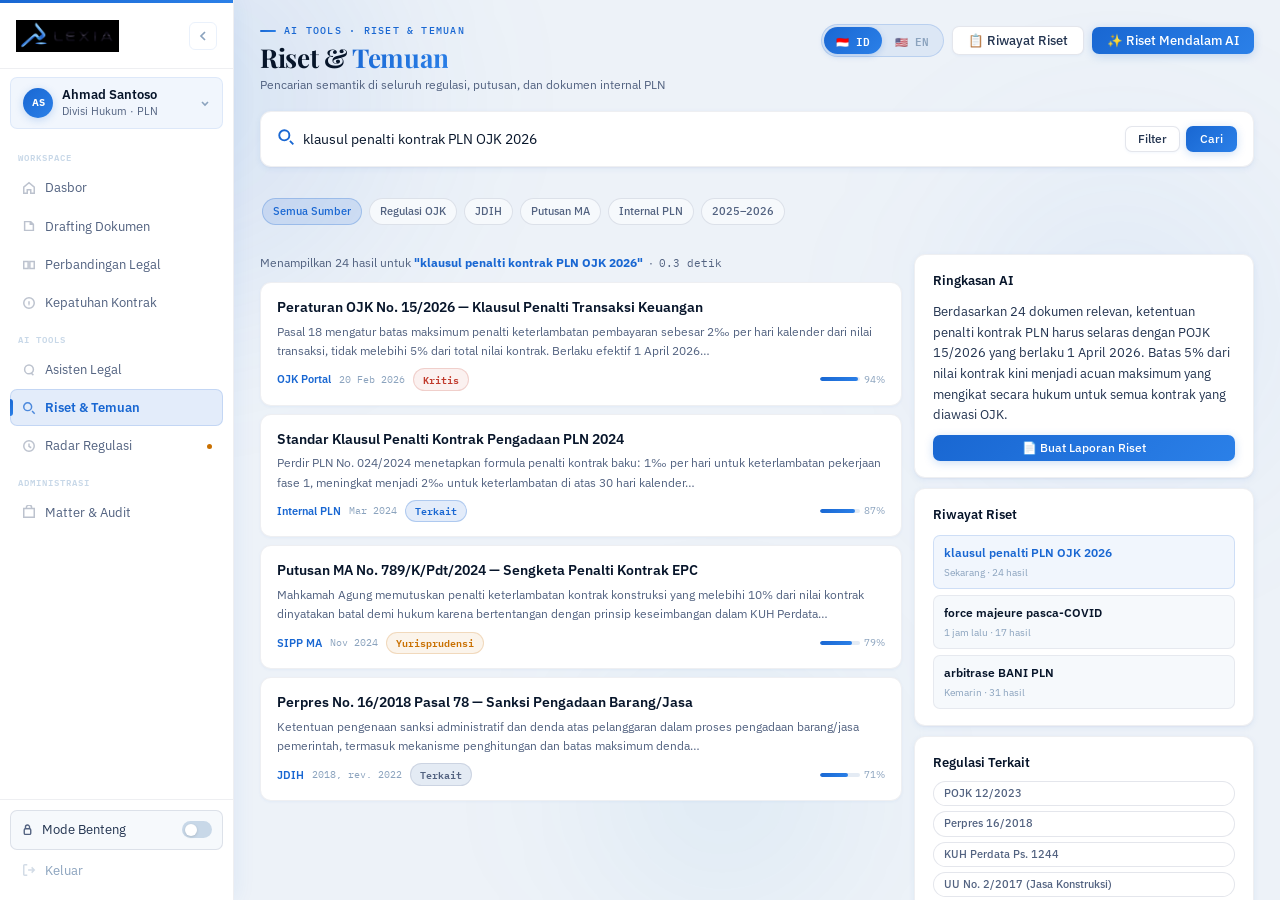
<file: NEW-LEXIA-AI-APP/Lexia_P6_Riset.html>
<!DOCTYPE html>
<html lang="id">
<head>
<meta charset="UTF-8"/>
<meta name="viewport" content="width=device-width,initial-scale=1.0"/>
<title>Lexia — Riset & Temuan</title>
<link href="https://fonts.googleapis.com/css2?family=Playfair+Display:wght@400;600;700&family=IBM+Plex+Sans:ital,wght@0,300;0,400;0,500;0,600;0,700;1,400&family=IBM+Plex+Mono:wght@400;500;600&display=swap" rel="stylesheet"/>
<style>
/* ════════════════════════════════════════════════════════════
   LEXIA 2026  ·  LIGHT PROFESSIONAL EDITION
   Accent: Google Blue #1967D2  ·  Fonts: Playfair / IBM Plex
   All shadows are blue-tinted — never grey
════════════════════════════════════════════════════════════ */
:root{
  --bg:#EDF2F8; --bg2:#E4EBF4; --surface:#FFFFFF; --surface2:#F6F9FC;
  --bl:#1967D2; --bl-dk:#1251AA; --bl-lt:#4A8EE8; --bl-pale:#C2D7F5;
  --bl-dim:rgba(25,103,210,.06); --bl-dim2:rgba(25,103,210,.12);
  --bl-bd:rgba(25,103,210,.16); --bl-bd2:rgba(25,103,210,.26);
  --bl-glow:rgba(25,103,210,.22);
  --bl-grad:linear-gradient(135deg,#1967D2 0%,#2B80E8 100%);
  --bl-grad-h:linear-gradient(135deg,#1251AA 0%,#1967D2 100%);
  --bd:rgba(25,103,210,.09); --bd2:rgba(25,103,210,.16); --bd3:rgba(25,103,210,.25);
  --bd-n:rgba(15,35,80,.07); --bd-n2:rgba(15,35,80,.11);
  --gr:#0D7A4E; --gr-dim:rgba(13,122,78,.08); --gr-bd:rgba(13,122,78,.20);
  --am:#C97000; --am-dim:rgba(201,112,0,.08);  --am-bd:rgba(201,112,0,.20);
  --re:#C0392B; --re-dim:rgba(192,57,43,.07);  --re-bd:rgba(192,57,43,.18);
  --sky:#0278BE;--sky-dim:rgba(2,120,190,.08); --sky-bd:rgba(2,120,190,.20);
  --t1:#07152A; --t2:#233450; --t3:#526280; --t4:#8BA3BE; --t5:#C8D8E8;
  --sh-xs:0 1px 3px rgba(25,103,210,.05);
  --sh-sm:0 2px 6px rgba(25,103,210,.07),0 1px 2px rgba(15,35,80,.04);
  --sh-md:0 4px 14px rgba(25,103,210,.09),0 6px 24px rgba(15,35,80,.04);
  --sh-lg:0 8px 28px rgba(25,103,210,.11),0 16px 48px rgba(15,35,80,.05);
  --sh-sb:2px 0 20px rgba(25,103,210,.07);
  --sh-chat:0 -4px 20px rgba(25,103,210,.10),0 -1px 4px rgba(15,35,80,.05);
  --sb:234px; --r:11px; --r-sm:7px; --r-xs:4px; --r-lg:16px; --pill:999px;
}
*,*::before,*::after{box-sizing:border-box;margin:0;padding:0;}
html,body{height:100%;overflow:hidden;}
body{font-family:'IBM Plex Sans',sans-serif;background:var(--bg);color:var(--t1);
  font-size:13.5px;line-height:1.55;display:flex;
  -webkit-font-smoothing:antialiased;-moz-osx-font-smoothing:grayscale;}

/* ── AMBIENT ORBS ── */
.mesh-bg{position:fixed;inset:0;z-index:0;pointer-events:none;overflow:hidden;}
.orb{position:absolute;border-radius:50%;}
.orb-1{width:640px;height:640px;background:radial-gradient(circle,rgba(25,103,210,.13) 0%,transparent 65%);
  top:-220px;left:-130px;filter:blur(70px);animation:orb1 22s ease-in-out infinite alternate;}
.orb-2{width:520px;height:520px;background:radial-gradient(circle,rgba(74,142,232,.09) 0%,transparent 65%);
  top:60px;right:-100px;filter:blur(80px);animation:orb2 27s ease-in-out infinite alternate;}
.orb-3{width:420px;height:420px;background:radial-gradient(circle,rgba(2,120,190,.08) 0%,transparent 65%);
  bottom:-100px;left:40%;filter:blur(70px);animation:orb3 19s ease-in-out infinite alternate;}
@keyframes orb1{from{transform:translate(0,0)} to{transform:translate(80px,65px)}}
@keyframes orb2{from{transform:translate(0,0)} to{transform:translate(-65px,80px)}}
@keyframes orb3{from{transform:translate(0,0) scale(.93)} to{transform:translate(-45px,-60px) scale(1.07)}}

/* ════════════ SIDEBAR ════════════ */
.sidebar{width:var(--sb);flex-shrink:0;height:100vh;background:var(--surface);
  border-right:1px solid var(--bd-n);display:flex;flex-direction:column;
  position:relative;z-index:20;box-shadow:var(--sh-sb);}
.sidebar::before{content:'';position:absolute;top:0;left:0;right:0;height:3px;
  background:var(--bl-grad);pointer-events:none;z-index:1;}
.sb-head{height:66px;padding:0 16px;display:flex;align-items:center;justify-content:space-between;
  border-bottom:1px solid var(--bd-n);flex-shrink:0;margin-top:3px;}
.sb-logo{height:32px;width:auto;display:block;}
.icon-btn{width:28px;height:28px;border-radius:6px;background:transparent;border:1px solid var(--bd);
  cursor:pointer;display:flex;align-items:center;justify-content:center;color:var(--t4);transition:all .14s;}
.icon-btn:hover{background:var(--bl-dim2);border-color:var(--bl-bd2);color:var(--bl);}
.icon-btn svg{width:12px;height:12px;}
.sb-user{display:flex;align-items:center;gap:9px;padding:9px 12px;margin:8px 10px;
  border-radius:var(--r-sm);border:1px solid var(--bd);background:var(--bl-dim);cursor:pointer;transition:all .14s;}
.sb-user:hover{background:var(--bl-dim2);border-color:var(--bl-bd2);}
.sb-av{width:30px;height:30px;border-radius:50%;background:var(--bl-grad);flex-shrink:0;
  display:flex;align-items:center;justify-content:center;font-size:10px;font-weight:700;color:#fff;
  box-shadow:0 2px 8px var(--bl-glow);}
.sb-name{font-size:12.5px;font-weight:600;color:var(--t1);line-height:1.2;}
.sb-role{font-size:10.5px;color:var(--t3);margin-top:1px;}
.sb-nav{flex:1;overflow-y:auto;padding:4px 10px;}
.sb-nav::-webkit-scrollbar{display:none;}
.nav-lbl{font-family:'IBM Plex Mono',monospace;font-size:9px;font-weight:600;
  text-transform:uppercase;letter-spacing:.11em;color:var(--t5);padding:10px 8px 4px;}
.nav-item{display:flex;align-items:center;gap:9px;padding:8px 10px;border-radius:var(--r-sm);
  cursor:pointer;font-size:12.5px;font-weight:400;color:var(--t3);margin-bottom:1px;
  transition:all .13s;position:relative;user-select:none;border:1px solid transparent;}
.nav-item:hover{background:var(--bl-dim);color:var(--t2);}
.nav-item.active{background:var(--bl-dim2);color:var(--bl);font-weight:600;border-color:var(--bl-bd);}
.nav-item.active::before{content:'';position:absolute;left:-1px;top:9px;bottom:9px;
  width:3px;border-radius:0 3px 3px 0;background:var(--bl-grad);}
.nav-ico{width:15px;height:15px;flex-shrink:0;display:flex;align-items:center;justify-content:center;opacity:.38;}
.nav-ico svg{width:14px;height:14px;}
.nav-item.active .nav-ico,.nav-item:hover .nav-ico{opacity:.75;}
.nav-dot{width:5px;height:5px;border-radius:50%;background:var(--am);
  margin-left:auto;flex-shrink:0;animation:pam 2.2s infinite;}
@keyframes pam{0%,100%{box-shadow:0 0 0 0 rgba(201,112,0,.45)}50%{box-shadow:0 0 0 3.5px rgba(201,112,0,0)}}
.sb-footer{padding:10px;border-top:1px solid var(--bd-n);flex-shrink:0;}
.bt-row{display:flex;align-items:center;gap:8px;padding:9px 10px;border-radius:var(--r-sm);
  border:1px solid var(--bd-n2);background:var(--surface2);cursor:pointer;margin-bottom:2px;transition:all .14s;}
.bt-row:hover{background:var(--bl-dim);border-color:var(--bl-bd);}
.bt-lbl{font-size:12.5px;font-weight:400;color:var(--t2);flex:1;}
.toggle{width:30px;height:17px;border-radius:var(--pill);background:var(--t5);
  position:relative;transition:background .22s;cursor:pointer;flex-shrink:0;}
.toggle.on{background:var(--bl-grad);}
.toggle::after{content:'';position:absolute;top:2.5px;left:2.5px;width:12px;height:12px;
  border-radius:50%;background:#fff;transition:left .22s;box-shadow:0 1px 3px rgba(0,0,0,.14);}
.toggle.on::after{left:15.5px;}
.nav-item.out{color:var(--t4);}
.nav-item.out:hover{color:var(--re);background:var(--re-dim);}

/* ════════════ MAIN WRAPPER ════════════ */
.main-wrap{flex:1;display:flex;flex-direction:column;height:100vh;overflow:hidden;
  position:relative;z-index:5;min-width:0;}
.main-scroll{flex:1;overflow-y:auto;min-height:0;padding:24px 26px 16px;
  display:flex;flex-direction:column;gap:16px;}
.main-scroll::-webkit-scrollbar{width:4px;}
.main-scroll::-webkit-scrollbar-thumb{background:var(--bd2);border-radius:2px;}

/* ── PAGE HEADER ── */
.ph{display:flex;align-items:flex-start;justify-content:space-between;}
.ph-eyebrow{font-family:'IBM Plex Mono',monospace;font-size:9.5px;font-weight:500;
  letter-spacing:.13em;text-transform:uppercase;color:var(--bl);margin-bottom:5px;
  display:flex;align-items:center;gap:8px;}
.ph-eyebrow::before{content:'';width:16px;height:2px;background:var(--bl-grad);border-radius:1px;}
.ph-title{font-family:'Playfair Display',serif;font-size:26px;font-weight:700;
  color:var(--t1);letter-spacing:-.01em;line-height:1.1;}
.ph-title em{font-style:normal;background:var(--bl-grad);
  -webkit-background-clip:text;-webkit-text-fill-color:transparent;background-clip:text;}
.ph-sub{font-size:12px;font-weight:400;color:var(--t3);margin-top:4px;}
.ph-right{display:flex;align-items:center;gap:8px;flex-wrap:wrap;}
.ai-badge{display:inline-flex;align-items:center;gap:6px;padding:5px 12px;
  border-radius:var(--pill);border:1px solid var(--gr-bd);background:var(--gr-dim);
  font-size:11px;font-weight:600;color:var(--gr);}
.ai-dot{width:6px;height:6px;border-radius:50%;background:var(--gr);animation:live 2.2s infinite;}
@keyframes live{0%,100%{box-shadow:0 0 0 0 rgba(13,122,78,.5)}50%{box-shadow:0 0 0 4px rgba(13,122,78,0)}}
.btn{display:inline-flex;align-items:center;gap:6px;padding:7px 15px;border-radius:var(--r-sm);
  font-family:'IBM Plex Sans',sans-serif;font-size:12.5px;font-weight:500;
  cursor:pointer;border:none;transition:all .14s;white-space:nowrap;line-height:1;}
.btn-bl{background:var(--bl-grad);color:#fff;box-shadow:0 2px 10px var(--bl-glow);}
.btn-bl:hover{background:var(--bl-grad-h);box-shadow:0 4px 16px var(--bl-glow);transform:translateY(-1px);}
.btn-outline{background:var(--surface);color:var(--t2);border:1px solid var(--bd-n2);box-shadow:var(--sh-xs);}
.btn-outline:hover{background:var(--bl-dim);border-color:var(--bl-bd);color:var(--bl);}
.btn svg{width:11px;height:11px;}

/* ── SHARED CARD ── */
.card{background:var(--surface);border:1px solid var(--bd-n);border-radius:var(--r);
  box-shadow:var(--sh-sm);overflow:hidden;position:relative;
  transition:box-shadow .2s,border-color .2s,transform .2s;}
.card:hover{box-shadow:var(--sh-md);border-color:var(--bd2);transform:translateY(-1px);}
.card::before{content:'';position:absolute;top:0;left:0;right:0;height:1px;
  background:linear-gradient(90deg,transparent 5%,rgba(255,255,255,.9) 50%,transparent 95%);
  pointer-events:none;z-index:1;}
.cp{padding:16px 18px;position:relative;}
.card-feat{background:linear-gradient(145deg,rgba(25,103,210,.07) 0%,var(--surface) 50%);
  border-color:var(--bl-bd);box-shadow:var(--sh-md),0 0 0 1px rgba(25,103,210,.06);}
.card-feat:hover{box-shadow:var(--sh-lg),0 0 0 1px rgba(25,103,210,.12);}

/* ── CARD HEADER ── */
.ch{display:flex;align-items:flex-start;justify-content:space-between;margin-bottom:14px;}
.ch-title{font-family:'IBM Plex Sans',sans-serif;font-size:13px;font-weight:600;color:var(--t1);}
.ch-sub{font-size:10.5px;font-weight:400;color:var(--t3);margin-top:2px;}
.ch-link{font-size:11.5px;color:var(--bl);font-weight:500;cursor:pointer;opacity:.7;
  transition:opacity .12s;text-decoration:none;white-space:nowrap;}
.ch-link:hover{opacity:1;}

/* ── BADGES ── */
.badge{display:inline-flex;align-items:center;padding:2.5px 9px;border-radius:var(--pill);
  font-family:'IBM Plex Mono',monospace;font-size:10px;font-weight:600;white-space:nowrap;flex-shrink:0;}
.b-red{background:var(--re-dim);color:var(--re);border:1px solid var(--re-bd);}
.b-am{background:var(--am-dim);color:var(--am);border:1px solid var(--am-bd);}
.b-gr{background:var(--gr-dim);color:var(--gr);border:1px solid var(--gr-bd);}
.b-bl{background:var(--bl-dim2);color:var(--bl);border:1px solid var(--bl-bd2);}
.b-muted{background:var(--bg2);color:var(--t3);border:1px solid var(--bd-n2);}

/* ── LANG TOGGLE ── */
.lang-toggle{display:inline-flex;background:rgba(25,103,210,.08);
  border:1px solid rgba(25,103,210,.18);border-radius:var(--pill);padding:2px;gap:1px;flex-shrink:0;}
.lang-btn{padding:4px 12px;border-radius:var(--pill);font-family:'IBM Plex Mono',monospace;
  font-size:10.5px;font-weight:600;cursor:pointer;color:var(--t4);
  transition:all .15s;background:transparent;border:none;}
.lang-btn.active{background:var(--bl-grad);color:#fff;box-shadow:0 2px 6px var(--bl-glow);}

/* LIVE badge */
.live{display:inline-flex;align-items:center;gap:5px;font-family:'IBM Plex Mono',monospace;
  font-size:9.5px;font-weight:600;color:var(--am);letter-spacing:.05em;}
.live-dot{width:5px;height:5px;border-radius:50%;background:var(--am);animation:blink 1.6s infinite;flex-shrink:0;}
@keyframes blink{0%,100%{opacity:1}50%{opacity:.25}}

/* ── FORM ELEMENTS ── */
.field{display:flex;flex-direction:column;gap:5px;}
.field label{font-size:11.5px;font-weight:600;color:var(--t2);}
.field input,.field select,.field textarea{
  width:100%;padding:8px 11px;border-radius:var(--r-sm);border:1px solid var(--bd-n2);
  background:var(--surface);font-family:'IBM Plex Sans',sans-serif;font-size:13px;color:var(--t1);
  transition:border-color .14s,box-shadow .14s;outline:none;}
.field input:focus,.field select:focus,.field textarea:focus{
  border-color:var(--bl);box-shadow:0 0 0 3px rgba(25,103,210,.10);}
.field textarea{resize:vertical;min-height:80px;}

/* ── CHAT BAR (reused on some pages) ── */
.chat-bar{flex-shrink:0;background:var(--surface);border-top:1px solid var(--bd-n2);
  box-shadow:var(--sh-chat);padding:12px 26px 14px;position:relative;z-index:10;}
.chat-bar::before{content:'';position:absolute;top:-2px;left:0;right:0;height:2px;
  background:linear-gradient(90deg,#1967D2,#47A3F3,#1967D2);
  background-size:200% 100%;animation:chatline 4s linear infinite;}
@keyframes chatline{0%{background-position:0% 0%}100%{background-position:200% 0%}}
.chat-frame{display:flex;align-items:center;gap:10px;background:var(--bg2);
  border:1px solid var(--bd2);border-radius:var(--r);padding:9px 12px;
  transition:border-color .15s,box-shadow .15s;}
.chat-frame:focus-within{border-color:var(--bl);box-shadow:0 0 0 3px rgba(25,103,210,.10),var(--sh-sm);}
.chat-orb{width:32px;height:32px;border-radius:8px;flex-shrink:0;background:var(--bl-grad);
  display:flex;align-items:center;justify-content:center;box-shadow:0 3px 10px var(--bl-glow);
  animation:orbp 3.2s ease-in-out infinite;}
@keyframes orbp{0%,100%{box-shadow:0 3px 10px var(--bl-glow)}50%{box-shadow:0 3px 18px rgba(25,103,210,.35)}}
.chat-orb svg{width:14px;height:14px;color:#fff;}
.chat-input{flex:1;border:none;outline:none;background:transparent;
  font-family:'IBM Plex Sans',sans-serif;font-size:13.5px;color:var(--t1);caret-color:var(--bl);}
.chat-input::placeholder{color:var(--t4);font-weight:300;}
.chip-row{display:flex;align-items:center;gap:5px;flex-shrink:0;}
.chip{display:inline-flex;align-items:center;gap:4px;padding:3px 10px;border-radius:var(--pill);
  border:1px solid var(--bd-n2);background:var(--surface);font-size:11px;font-weight:500;
  color:var(--t3);cursor:pointer;transition:all .13s;white-space:nowrap;}
.chip:hover{background:var(--bl-dim);border-color:var(--bl-bd);color:var(--bl);}
.chat-div{width:1px;height:22px;background:var(--bd-n2);flex-shrink:0;}
.send-btn{height:32px;padding:0 16px;border-radius:var(--r-sm);flex-shrink:0;
  background:var(--bl-grad);border:none;cursor:pointer;display:flex;align-items:center;gap:7px;
  font-family:'IBM Plex Sans',sans-serif;font-size:12.5px;font-weight:600;color:#fff;
  box-shadow:0 2px 10px var(--bl-glow);transition:all .14s;}
.send-btn:hover{background:var(--bl-grad-h);box-shadow:0 4px 16px var(--bl-glow);transform:translateY(-1px);}
.send-btn svg{width:11px;height:11px;}
.attach-btn{width:32px;height:32px;border-radius:var(--r-sm);flex-shrink:0;
  background:transparent;border:1px solid var(--bd-n2);cursor:pointer;
  display:flex;align-items:center;justify-content:center;color:var(--t4);transition:all .13s;}
.attach-btn:hover{background:var(--bl-dim);border-color:var(--bl-bd);color:var(--bl);}
.attach-btn svg{width:13px;height:13px;}
.chat-hint{display:flex;align-items:center;gap:7px;margin-top:8px;font-size:10.5px;
  color:var(--t4);font-family:'IBM Plex Mono',monospace;flex-wrap:wrap;}
.kbd{display:inline-flex;align-items:center;background:var(--surface);
  border:1px solid var(--bd-n2);border-radius:4px;padding:1px 5px;
  font-size:9.5px;color:var(--t3);box-shadow:0 1px 0 var(--bd-n2);}

/* ── SECTION ROW STYLES ── */
.row-item{display:flex;align-items:center;gap:10px;padding:10px 0;
  border-bottom:1px solid var(--bd-n);}
.row-item:first-child{padding-top:0;}
.row-item:last-child{border-bottom:none;padding-bottom:0;}
.kpi-n{font-family:'Playfair Display',serif;font-size:44px;font-weight:700;
  line-height:1;letter-spacing:-.03em;}
.kpi-bl{background:var(--bl-grad);-webkit-background-clip:text;
  -webkit-text-fill-color:transparent;background-clip:text;}
.kpi-ink{color:var(--t1);}
.kpi-am{color:var(--am);}
.kpi-re{color:var(--re);}
.kpi-lbl{font-size:11.5px;font-weight:400;color:var(--t3);margin-top:7px;}
.kpi-badge{display:inline-flex;align-items:center;gap:4px;padding:2px 9px;
  border-radius:var(--pill);font-size:10.5px;font-weight:600;margin-top:8px;
  font-family:'IBM Plex Mono',monospace;}
.kb-up{background:var(--gr-dim);color:var(--gr);border:1px solid var(--gr-bd);}
.kb-warn{background:var(--am-dim);color:var(--am);border:1px solid var(--am-bd);}
.kb-bl{background:var(--bl-dim2);color:var(--bl);border:1px solid var(--bl-bd2);}
.kb-re{background:var(--re-dim);color:var(--re);border:1px solid var(--re-bd);}
.spark{display:block;margin-top:12px;}

/* ── ENTRY ANIMATIONS ── */
@keyframes fadeUp{from{opacity:0;transform:translateY(8px)}to{opacity:1;transform:translateY(0)}}
.ph{animation:fadeUp .26s .04s both;}
.card{animation:fadeUp .28s .12s both;}
.chat-bar{animation:fadeUp .28s .42s both;}
</style>
<style>
.research-grid{display:grid;grid-template-columns:1fr 340px;gap:12px;}
.search-bar-big{display:flex;gap:8px;padding:14px 16px;background:var(--surface);
  border:1px solid var(--bd-n);border-radius:var(--r);box-shadow:var(--sh-sm);margin-bottom:12px;}
.search-bar-big input{flex:1;border:none;outline:none;background:transparent;
  font-family:'IBM Plex Sans',sans-serif;font-size:14px;color:var(--t1);caret-color:var(--bl);}
.search-bar-big input::placeholder{color:var(--t4);}
.result-card{background:var(--surface);border:1px solid var(--bd-n);border-radius:var(--r);
  padding:14px 16px;margin-bottom:8px;cursor:pointer;transition:all .17s;box-shadow:var(--sh-xs);}
.result-card:hover{border-color:var(--bl-bd);box-shadow:var(--sh-sm);transform:translateX(2px);}
.result-title{font-size:13.5px;font-weight:600;color:var(--t1);margin-bottom:4px;}
.result-snippet{font-size:12px;color:var(--t3);line-height:1.6;}
.result-meta{display:flex;align-items:center;gap:8px;margin-top:8px;}
.result-src{font-size:10.5px;font-weight:600;color:var(--bl);}
.result-date{font-family:'IBM Plex Mono',monospace;font-size:10px;color:var(--t4);}
.result-score{display:flex;align-items:center;gap:4px;margin-left:auto;}
.score-bar{width:40px;height:4px;border-radius:2px;background:var(--bg2);overflow:hidden;}
.score-fill{height:100%;border-radius:2px;background:var(--bl-grad);}
.filter-chip{display:inline-flex;align-items:center;gap:4px;padding:4px 10px;
  border-radius:var(--pill);border:1px solid var(--bd-n2);background:var(--surface2);
  font-size:11px;font-weight:500;color:var(--t3);cursor:pointer;transition:all .13s;margin:3px 2px;}
.filter-chip:hover{background:var(--bl-dim);border-color:var(--bl-bd);color:var(--bl);}
.filter-chip.active{background:var(--bl-dim2);border-color:var(--bl-bd2);color:var(--bl);}
</style>
</head>
<body>
<div class="mesh-bg" aria-hidden="true">
  <div class="orb orb-1"></div>
  <div class="orb orb-2"></div>
  <div class="orb orb-3"></div>
</div>
<aside class="sidebar">
  <div class="sb-head">
    <img class="sb-logo" src="[data-uri]" alt="Lexia" style="height:32px;width:auto;mix-blend-mode:multiply;display:block;"/>
    <button class="icon-btn" title="Collapse">
      <svg viewBox="0 0 12 12" fill="none" stroke="currentColor" stroke-width="1.7"><path d="M8 2L4 6l4 4"/></svg>
    </button>
  </div>
  <div class="sb-user">
    <div class="sb-av">AS</div>
    <div>
      <div class="sb-name">Ahmad Santoso</div>
      <div class="sb-role" data-id="Divisi Hukum · PLN" data-en="Legal Division · PLN">Divisi Hukum · PLN</div>
    </div>
    <svg width="10" height="10" viewBox="0 0 10 10" fill="none" stroke="currentColor" stroke-width="1.6" style="color:var(--t4);margin-left:auto;flex-shrink:0"><path d="M2 4l3 3 3-3"/></svg>
  </div>
  <nav class="sb-nav">
    <div class="nav-lbl" data-id="Workspace" data-en="Workspace">Workspace</div>
        <div class="nav-item">
          <span class="nav-ico"><svg viewBox="0 0 16 16" fill="none" stroke="currentColor" stroke-width="1.7"><path d="M2 7L8 2l6 5v7h-4v-4H6v4H2V7z"/></svg></span>
          <span data-id="Dasbor" data-en="Dashboard">Dasbor</span>
        </div>
        <div class="nav-item">
          <span class="nav-ico"><svg viewBox="0 0 16 16" fill="none" stroke="currentColor" stroke-width="1.7"><path d="M3 13V3h7l3 3v7H3zM9.5 3v3H13"/></svg></span>
          <span data-id="Drafting Dokumen" data-en="Document Drafting">Drafting Dokumen</span>
        </div>
        <div class="nav-item">
          <span class="nav-ico"><svg viewBox="0 0 16 16" fill="none" stroke="currentColor" stroke-width="1.7"><path d="M2 4h5v8H2zM9 4h5v8H9z"/></svg></span>
          <span data-id="Perbandingan Legal" data-en="Legal Comparison">Perbandingan Legal</span>
        </div>
        <div class="nav-item">
          <span class="nav-ico"><svg viewBox="0 0 16 16" fill="none" stroke="currentColor" stroke-width="1.7"><path d="M8 2a6 6 0 100 12A6 6 0 008 2zM8 6v4M8 11v.5"/></svg></span>
          <span data-id="Kepatuhan Kontrak" data-en="Contract Compliance">Kepatuhan Kontrak</span>
        </div>
        <div class="nav-lbl" data-id="AI Tools" data-en="AI Tools">AI Tools</div>
        <div class="nav-item">
          <span class="nav-ico"><svg viewBox="0 0 16 16" fill="none" stroke="currentColor" stroke-width="1.7"><path d="M13 8.5a5 5 0 11-10 0A5 5 0 0113 8.5zM10.5 12.5l2.5 2.5"/></svg></span>
          <span data-id="Asisten Legal" data-en="Legal Assistant">Asisten Legal</span>
        </div>
        <div class="nav-item active">
          <span class="nav-ico"><svg viewBox="0 0 16 16" fill="none" stroke="currentColor" stroke-width="1.7"><path d="M6.5 2a4.5 4.5 0 100 9 4.5 4.5 0 000-9zM11.5 11.5l3 3"/></svg></span>
          <span data-id="Riset &amp; Temuan" data-en="Research &amp; Findings">Riset &amp; Temuan</span>
        </div>
        <div class="nav-item">
          <span class="nav-ico"><svg viewBox="0 0 16 16" fill="none" stroke="currentColor" stroke-width="1.7"><path d="M8 2a6 6 0 100 12A6 6 0 008 2zM8 5v3.5l2.5 1.5"/></svg></span>
          <span data-id="Radar Regulasi" data-en="Regulatory Radar">Radar Regulasi</span> <span class="nav-dot"></span>
        </div>
        <div class="nav-lbl" data-id="Administrasi" data-en="Administration">Administrasi</div>
        <div class="nav-item">
          <span class="nav-ico"><svg viewBox="0 0 16 16" fill="none" stroke="currentColor" stroke-width="1.7"><path d="M2 4h12v10H2zM5 4V3a3 3 0 016 0v1"/></svg></span>
          <span data-id="Matter &amp; Audit" data-en="Matter &amp; Audit">Matter &amp; Audit</span>
        </div>
  </nav>
  <div class="sb-footer">
    <div class="bt-row">
      <svg width="13" height="13" viewBox="0 0 16 16" fill="none" stroke="currentColor" stroke-width="1.7" style="color:var(--t3);flex-shrink:0"><rect x="4" y="7" width="8" height="7" rx="1.5"/><path d="M5.5 7V5a2.5 2.5 0 015 0v2"/></svg>
      <span class="bt-lbl" data-id="Mode Benteng" data-en="Fortress Mode">Mode Benteng</span>
      <div class="toggle" id="bentengToggle"></div>
    </div>
    <div class="nav-item out">
      <span class="nav-ico"><svg viewBox="0 0 16 16" fill="none" stroke="currentColor" stroke-width="1.7"><path d="M6 14H3a1 1 0 01-1-1V3a1 1 0 011-1h3M11 11l3-3-3-3M7 8h7"/></svg></span>
      <span data-id="Keluar" data-en="Sign Out">Keluar</span>
    </div>
  </div>
</aside>
<div class="main-wrap">
  <div class="main-scroll">
    <div class="ph">
      <div>
        <div class="ph-eyebrow" data-id="AI Tools · Riset & Temuan" data-en="AI Tools · Research & Findings">AI Tools · Riset &amp; Temuan</div>
        <div class="ph-title">Riset &amp; <em>Temuan</em></div>
        <div class="ph-sub" data-id="Pencarian semantik di seluruh regulasi, putusan, dan dokumen internal PLN" data-en="Semantic search across regulations, rulings, and PLN internal documents">Pencarian semantik di seluruh regulasi, putusan, dan dokumen internal PLN</div>
      </div>
      <div class="ph-right">
        <div class="lang-toggle">
          <button class="lang-btn active" id="btnID" onclick="setLang('id')">🇮🇩 ID</button>
          <button class="lang-btn" id="btnEN" onclick="setLang('en')">🇺🇸 EN</button>
        </div>
        <button class="btn btn-outline" data-id="📋 Riwayat Riset" data-en="📋 Research History">📋 Riwayat Riset</button>
        <button class="btn btn-bl" data-id="✨ Riset Mendalam AI" data-en="✨ AI Deep Research">✨ Riset Mendalam AI</button>
      </div>
    </div>

    <div class="search-bar-big">
      <svg width="18" height="18" viewBox="0 0 16 16" fill="none" stroke="currentColor" stroke-width="1.7" style="color:var(--bl);flex-shrink:0;margin-top:2px"><circle cx="6.5" cy="6.5" r="4.5"/><path d="M11.5 11.5l3 3"/></svg>
      <input type="text" value="klausul penalti kontrak PLN OJK 2026" 
        data-placeholder-id="Cari regulasi, klausul, putusan, atau tanyakan pertanyaan hukum…"
        data-placeholder-en="Search regulations, clauses, rulings, or ask a legal question…"
        placeholder="Cari regulasi, klausul, putusan, atau tanyakan pertanyaan hukum…"/>
      <div style="display:flex;gap:6px">
        <button class="btn btn-outline" style="padding:6px 12px;font-size:12px" data-id="Filter" data-en="Filter">Filter</button>
        <button class="btn btn-bl" style="padding:6px 14px;font-size:12px" data-id="Cari" data-en="Search">Cari</button>
      </div>
    </div>

    <div style="margin-bottom:10px">
      <span class="filter-chip active" data-id="Semua Sumber" data-en="All Sources">Semua Sumber</span>
      <span class="filter-chip" data-id="Regulasi OJK" data-en="OJK Regulations">Regulasi OJK</span>
      <span class="filter-chip" data-id="JDIH" data-en="JDIH">JDIH</span>
      <span class="filter-chip" data-id="Putusan MA" data-en="Supreme Court">Putusan MA</span>
      <span class="filter-chip" data-id="Internal PLN" data-en="PLN Internal">Internal PLN</span>
      <span class="filter-chip" data-id="2025–2026" data-en="2025–2026">2025–2026</span>
    </div>

    <div class="research-grid">
      <div>
        <div style="font-size:11.5px;color:var(--t3);margin-bottom:10px">
          <span data-id="Menampilkan 24 hasil untuk " data-en="Showing 24 results for ">Menampilkan 24 hasil untuk </span>
          <strong style="color:var(--bl)">"klausul penalti kontrak PLN OJK 2026"</strong>
          <span> &nbsp;·&nbsp; </span><span style="font-family:'IBM Plex Mono',monospace;font-size:10.5px" data-id="0.3 detik" data-en="0.3 seconds">0.3 detik</span>
        </div>

        <div class="result-card">
          <div class="result-title">Peraturan OJK No. 15/2026 — Klausul Penalti Transaksi Keuangan</div>
          <div class="result-snippet" data-id="Pasal 18 mengatur batas maksimum penalti keterlambatan pembayaran sebesar 2‰ per hari kalender dari nilai transaksi, tidak melebihi 5% dari total nilai kontrak. Berlaku efektif 1 April 2026…" data-en="Article 18 regulates the maximum penalty for late payment at 2‰ per calendar day of transaction value, not exceeding 5% of total contract value. Effective April 1, 2026…">Pasal 18 mengatur batas maksimum penalti keterlambatan pembayaran sebesar 2‰ per hari kalender dari nilai transaksi, tidak melebihi 5% dari total nilai kontrak. Berlaku efektif 1 April 2026…</div>
          <div class="result-meta">
            <span class="result-src">OJK Portal</span>
            <span class="result-date">20 Feb 2026</span>
            <span class="badge b-red" data-id="Kritis" data-en="Critical">Kritis</span>
            <div class="result-score"><div class="score-bar"><div class="score-fill" style="width:94%"></div></div><span style="font-size:10px;color:var(--t4)">94%</span></div>
          </div>
        </div>

        <div class="result-card">
          <div class="result-title" data-id="Standar Klausul Penalti Kontrak Pengadaan PLN 2024" data-en="PLN 2024 Procurement Contract Penalty Clause Standard">Standar Klausul Penalti Kontrak Pengadaan PLN 2024</div>
          <div class="result-snippet" data-id="Perdir PLN No. 024/2024 menetapkan formula penalti kontrak baku: 1‰ per hari untuk keterlambatan pekerjaan fase 1, meningkat menjadi 2‰ untuk keterlambatan di atas 30 hari kalender…" data-en="PLN Director Regulation No. 024/2024 establishes standard contract penalty formula: 1‰/day for phase 1 delays, increasing to 2‰ for delays exceeding 30 calendar days…">Perdir PLN No. 024/2024 menetapkan formula penalti kontrak baku: 1‰ per hari untuk keterlambatan pekerjaan fase 1, meningkat menjadi 2‰ untuk keterlambatan di atas 30 hari kalender…</div>
          <div class="result-meta">
            <span class="result-src" data-id="Internal PLN" data-en="PLN Internal">Internal PLN</span>
            <span class="result-date">Mar 2024</span>
            <span class="badge b-bl" data-id="Terkait" data-en="Relevant">Terkait</span>
            <div class="result-score"><div class="score-bar"><div class="score-fill" style="width:87%"></div></div><span style="font-size:10px;color:var(--t4)">87%</span></div>
          </div>
        </div>

        <div class="result-card">
          <div class="result-title" data-id="Putusan MA No. 789/K/Pdt/2024 — Sengketa Penalti Kontrak EPC" data-en="Supreme Court Decision No. 789/K/Pdt/2024 — EPC Contract Penalty Dispute">Putusan MA No. 789/K/Pdt/2024 — Sengketa Penalti Kontrak EPC</div>
          <div class="result-snippet" data-id="Mahkamah Agung memutuskan penalti keterlambatan kontrak konstruksi yang melebihi 10% dari nilai kontrak dinyatakan batal demi hukum karena bertentangan dengan prinsip keseimbangan dalam KUH Perdata…" data-en="The Supreme Court ruled that delay penalties in construction contracts exceeding 10% of contract value are void by law as they violate the balance principle in the Civil Code…">Mahkamah Agung memutuskan penalti keterlambatan kontrak konstruksi yang melebihi 10% dari nilai kontrak dinyatakan batal demi hukum karena bertentangan dengan prinsip keseimbangan dalam KUH Perdata…</div>
          <div class="result-meta">
            <span class="result-src">SIPP MA</span>
            <span class="result-date">Nov 2024</span>
            <span class="badge b-am" data-id="Yurisprudensi" data-en="Jurisprudence">Yurisprudensi</span>
            <div class="result-score"><div class="score-bar"><div class="score-fill" style="width:79%"></div></div><span style="font-size:10px;color:var(--t4)">79%</span></div>
          </div>
        </div>

        <div class="result-card">
          <div class="result-title" data-id="Perpres No. 16/2018 Pasal 78 — Sanksi Pengadaan Barang/Jasa" data-en="Presidential Reg No. 16/2018 Article 78 — Procurement Sanctions">Perpres No. 16/2018 Pasal 78 — Sanksi Pengadaan Barang/Jasa</div>
          <div class="result-snippet" data-id="Ketentuan pengenaan sanksi administratif dan denda atas pelanggaran dalam proses pengadaan barang/jasa pemerintah, termasuk mekanisme penghitungan dan batas maksimum denda…" data-en="Provisions on administrative sanctions and fines for violations in government procurement processes, including calculation mechanisms and maximum fine limits…">Ketentuan pengenaan sanksi administratif dan denda atas pelanggaran dalam proses pengadaan barang/jasa pemerintah, termasuk mekanisme penghitungan dan batas maksimum denda…</div>
          <div class="result-meta">
            <span class="result-src">JDIH</span>
            <span class="result-date">2018, rev. 2022</span>
            <span class="badge b-muted" data-id="Terkait" data-en="Relevant">Terkait</span>
            <div class="result-score"><div class="score-bar"><div class="score-fill" style="width:71%"></div></div><span style="font-size:10px;color:var(--t4)">71%</span></div>
          </div>
        </div>
      </div>

      <!-- RIGHT PANEL -->
      <div style="display:flex;flex-direction:column;gap:10px">
        <div class="card"><div class="cp">
          <div class="ch-title" style="margin-bottom:10px" data-id="Ringkasan AI" data-en="AI Summary">Ringkasan AI</div>
          <div style="font-size:12.5px;color:var(--t2);line-height:1.65" data-id="Berdasarkan 24 dokumen relevan, ketentuan penalti kontrak PLN harus selaras dengan POJK 15/2026 yang berlaku 1 April 2026. Batas 5% dari nilai kontrak kini menjadi acuan maksimum yang mengikat secara hukum untuk semua kontrak yang diawasi OJK." data-en="Based on 24 relevant documents, PLN contract penalty provisions must align with POJK 15/2026 effective April 1, 2026. The 5% of contract value cap is now the legally binding maximum reference for all OJK-supervised contracts.">Berdasarkan 24 dokumen relevan, ketentuan penalti kontrak PLN harus selaras dengan POJK 15/2026 yang berlaku 1 April 2026. Batas 5% dari nilai kontrak kini menjadi acuan maksimum yang mengikat secara hukum untuk semua kontrak yang diawasi OJK.</div>
          <div style="margin-top:10px">
            <button class="btn btn-bl" style="width:100%;justify-content:center;font-size:12px" data-id="📄 Buat Laporan Riset" data-en="📄 Create Research Report">📄 Buat Laporan Riset</button>
          </div>
        </div></div>

        <div class="card"><div class="cp">
          <div class="ch-title" style="margin-bottom:10px" data-id="Riwayat Riset" data-en="Research History">Riwayat Riset</div>
          <div style="display:flex;flex-direction:column;gap:6px">
            <div style="padding:8px 10px;border-radius:var(--r-sm);background:var(--bl-dim);border:1px solid var(--bl-bd);cursor:pointer">
              <div style="font-size:12px;font-weight:600;color:var(--bl)" data-id="klausul penalti PLN OJK 2026" data-en="PLN OJK 2026 penalty clause">klausul penalti PLN OJK 2026</div>
              <div style="font-size:10px;color:var(--t4);margin-top:2px" data-id="Sekarang · 24 hasil" data-en="Now · 24 results">Sekarang · 24 hasil</div>
            </div>
            <div style="padding:8px 10px;border-radius:var(--r-sm);background:var(--surface2);border:1px solid var(--bd-n);cursor:pointer">
              <div style="font-size:12px;font-weight:600;color:var(--t1)" data-id="force majeure pasca-COVID" data-en="force majeure post-COVID">force majeure pasca-COVID</div>
              <div style="font-size:10px;color:var(--t4);margin-top:2px" data-id="1 jam lalu · 17 hasil" data-en="1 hour ago · 17 results">1 jam lalu · 17 hasil</div>
            </div>
            <div style="padding:8px 10px;border-radius:var(--r-sm);background:var(--surface2);border:1px solid var(--bd-n);cursor:pointer">
              <div style="font-size:12px;font-weight:600;color:var(--t1)" data-id="arbitrase BANI PLN" data-en="BANI PLN arbitration">arbitrase BANI PLN</div>
              <div style="font-size:10px;color:var(--t4);margin-top:2px" data-id="Kemarin · 31 hasil" data-en="Yesterday · 31 results">Kemarin · 31 hasil</div>
            </div>
          </div>
        </div></div>

        <div class="card"><div class="cp">
          <div class="ch-title" style="margin-bottom:8px" data-id="Regulasi Terkait" data-en="Related Regulations">Regulasi Terkait</div>
          <div style="display:flex;flex-direction:column;gap:5px">
            <div class="chip" style="justify-content:flex-start">POJK 12/2023</div>
            <div class="chip" style="justify-content:flex-start">Perpres 16/2018</div>
            <div class="chip" style="justify-content:flex-start" data-id="KUH Perdata Ps. 1244" data-en="Civil Code Art. 1244">KUH Perdata Ps. 1244</div>
            <div class="chip" style="justify-content:flex-start">UU No. 2/2017 (Jasa Konstruksi)</div>
          </div>
        </div></div>
      </div>
    </div>
  </div>
</div>
<script>
// Toggle switches
document.querySelectorAll('.bt-row').forEach(r=>{
  r.addEventListener('click',()=>r.querySelector('.toggle').classList.toggle('on'));
});
// Language toggle
function setLang(lang){
  var bi=document.getElementById('btnID'),be=document.getElementById('btnEN');
  if(bi){bi.classList.toggle('active',lang==='id');}
  if(be){be.classList.toggle('active',lang==='en');}
  document.querySelectorAll('[data-id]').forEach(function(el){
    var v=el.getAttribute('data-'+lang);if(v!=null)el.textContent=v;});
  document.querySelectorAll('[data-placeholder-id]').forEach(function(el){
    var v=el.getAttribute('data-placeholder-'+lang);if(v)el.placeholder=v;});
  document.documentElement.lang=lang==='id'?'id':'en';
}
// Chat bars
var ci=document.querySelector('.chat-input');
if(ci){
  ci.addEventListener('keydown',function(e){if(e.key==='Enter'&&!e.shiftKey)e.preventDefault();});
}
var sb=document.querySelector('.send-btn');
if(sb){sb.addEventListener('click',function(){var inp=document.querySelector('.chat-input');if(inp&&inp.value.trim()){inp.value='';inp.focus();}});}
</script>
</body>
</html>
</file>
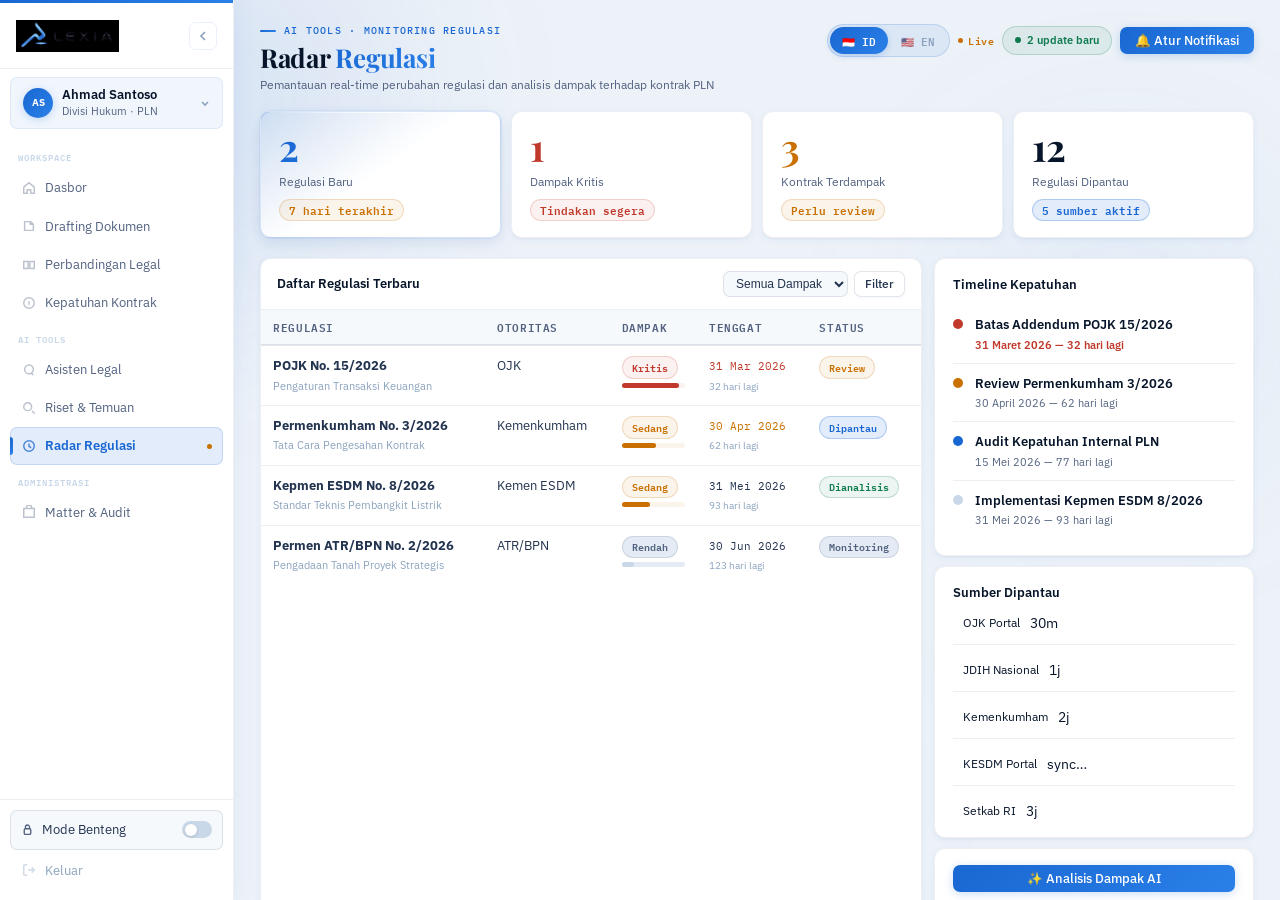
<file: NEW-LEXIA-AI-APP/Lexia_P7_Radar.html>
<!DOCTYPE html>
<html lang="id">
<head>
<meta charset="UTF-8"/>
<meta name="viewport" content="width=device-width,initial-scale=1.0"/>
<title>Lexia — Radar Regulasi</title>
<link href="https://fonts.googleapis.com/css2?family=Playfair+Display:wght@400;600;700&family=IBM+Plex+Sans:ital,wght@0,300;0,400;0,500;0,600;0,700;1,400&family=IBM+Plex+Mono:wght@400;500;600&display=swap" rel="stylesheet"/>
<style>
/* ════════════════════════════════════════════════════════════
   LEXIA 2026  ·  LIGHT PROFESSIONAL EDITION
   Accent: Google Blue #1967D2  ·  Fonts: Playfair / IBM Plex
   All shadows are blue-tinted — never grey
════════════════════════════════════════════════════════════ */
:root{
  --bg:#EDF2F8; --bg2:#E4EBF4; --surface:#FFFFFF; --surface2:#F6F9FC;
  --bl:#1967D2; --bl-dk:#1251AA; --bl-lt:#4A8EE8; --bl-pale:#C2D7F5;
  --bl-dim:rgba(25,103,210,.06); --bl-dim2:rgba(25,103,210,.12);
  --bl-bd:rgba(25,103,210,.16); --bl-bd2:rgba(25,103,210,.26);
  --bl-glow:rgba(25,103,210,.22);
  --bl-grad:linear-gradient(135deg,#1967D2 0%,#2B80E8 100%);
  --bl-grad-h:linear-gradient(135deg,#1251AA 0%,#1967D2 100%);
  --bd:rgba(25,103,210,.09); --bd2:rgba(25,103,210,.16); --bd3:rgba(25,103,210,.25);
  --bd-n:rgba(15,35,80,.07); --bd-n2:rgba(15,35,80,.11);
  --gr:#0D7A4E; --gr-dim:rgba(13,122,78,.08); --gr-bd:rgba(13,122,78,.20);
  --am:#C97000; --am-dim:rgba(201,112,0,.08);  --am-bd:rgba(201,112,0,.20);
  --re:#C0392B; --re-dim:rgba(192,57,43,.07);  --re-bd:rgba(192,57,43,.18);
  --sky:#0278BE;--sky-dim:rgba(2,120,190,.08); --sky-bd:rgba(2,120,190,.20);
  --t1:#07152A; --t2:#233450; --t3:#526280; --t4:#8BA3BE; --t5:#C8D8E8;
  --sh-xs:0 1px 3px rgba(25,103,210,.05);
  --sh-sm:0 2px 6px rgba(25,103,210,.07),0 1px 2px rgba(15,35,80,.04);
  --sh-md:0 4px 14px rgba(25,103,210,.09),0 6px 24px rgba(15,35,80,.04);
  --sh-lg:0 8px 28px rgba(25,103,210,.11),0 16px 48px rgba(15,35,80,.05);
  --sh-sb:2px 0 20px rgba(25,103,210,.07);
  --sh-chat:0 -4px 20px rgba(25,103,210,.10),0 -1px 4px rgba(15,35,80,.05);
  --sb:234px; --r:11px; --r-sm:7px; --r-xs:4px; --r-lg:16px; --pill:999px;
}
*,*::before,*::after{box-sizing:border-box;margin:0;padding:0;}
html,body{height:100%;overflow:hidden;}
body{font-family:'IBM Plex Sans',sans-serif;background:var(--bg);color:var(--t1);
  font-size:13.5px;line-height:1.55;display:flex;
  -webkit-font-smoothing:antialiased;-moz-osx-font-smoothing:grayscale;}

/* ── AMBIENT ORBS ── */
.mesh-bg{position:fixed;inset:0;z-index:0;pointer-events:none;overflow:hidden;}
.orb{position:absolute;border-radius:50%;}
.orb-1{width:640px;height:640px;background:radial-gradient(circle,rgba(25,103,210,.13) 0%,transparent 65%);
  top:-220px;left:-130px;filter:blur(70px);animation:orb1 22s ease-in-out infinite alternate;}
.orb-2{width:520px;height:520px;background:radial-gradient(circle,rgba(74,142,232,.09) 0%,transparent 65%);
  top:60px;right:-100px;filter:blur(80px);animation:orb2 27s ease-in-out infinite alternate;}
.orb-3{width:420px;height:420px;background:radial-gradient(circle,rgba(2,120,190,.08) 0%,transparent 65%);
  bottom:-100px;left:40%;filter:blur(70px);animation:orb3 19s ease-in-out infinite alternate;}
@keyframes orb1{from{transform:translate(0,0)} to{transform:translate(80px,65px)}}
@keyframes orb2{from{transform:translate(0,0)} to{transform:translate(-65px,80px)}}
@keyframes orb3{from{transform:translate(0,0) scale(.93)} to{transform:translate(-45px,-60px) scale(1.07)}}

/* ════════════ SIDEBAR ════════════ */
.sidebar{width:var(--sb);flex-shrink:0;height:100vh;background:var(--surface);
  border-right:1px solid var(--bd-n);display:flex;flex-direction:column;
  position:relative;z-index:20;box-shadow:var(--sh-sb);}
.sidebar::before{content:'';position:absolute;top:0;left:0;right:0;height:3px;
  background:var(--bl-grad);pointer-events:none;z-index:1;}
.sb-head{height:66px;padding:0 16px;display:flex;align-items:center;justify-content:space-between;
  border-bottom:1px solid var(--bd-n);flex-shrink:0;margin-top:3px;}
.sb-logo{height:32px;width:auto;display:block;}
.icon-btn{width:28px;height:28px;border-radius:6px;background:transparent;border:1px solid var(--bd);
  cursor:pointer;display:flex;align-items:center;justify-content:center;color:var(--t4);transition:all .14s;}
.icon-btn:hover{background:var(--bl-dim2);border-color:var(--bl-bd2);color:var(--bl);}
.icon-btn svg{width:12px;height:12px;}
.sb-user{display:flex;align-items:center;gap:9px;padding:9px 12px;margin:8px 10px;
  border-radius:var(--r-sm);border:1px solid var(--bd);background:var(--bl-dim);cursor:pointer;transition:all .14s;}
.sb-user:hover{background:var(--bl-dim2);border-color:var(--bl-bd2);}
.sb-av{width:30px;height:30px;border-radius:50%;background:var(--bl-grad);flex-shrink:0;
  display:flex;align-items:center;justify-content:center;font-size:10px;font-weight:700;color:#fff;
  box-shadow:0 2px 8px var(--bl-glow);}
.sb-name{font-size:12.5px;font-weight:600;color:var(--t1);line-height:1.2;}
.sb-role{font-size:10.5px;color:var(--t3);margin-top:1px;}
.sb-nav{flex:1;overflow-y:auto;padding:4px 10px;}
.sb-nav::-webkit-scrollbar{display:none;}
.nav-lbl{font-family:'IBM Plex Mono',monospace;font-size:9px;font-weight:600;
  text-transform:uppercase;letter-spacing:.11em;color:var(--t5);padding:10px 8px 4px;}
.nav-item{display:flex;align-items:center;gap:9px;padding:8px 10px;border-radius:var(--r-sm);
  cursor:pointer;font-size:12.5px;font-weight:400;color:var(--t3);margin-bottom:1px;
  transition:all .13s;position:relative;user-select:none;border:1px solid transparent;}
.nav-item:hover{background:var(--bl-dim);color:var(--t2);}
.nav-item.active{background:var(--bl-dim2);color:var(--bl);font-weight:600;border-color:var(--bl-bd);}
.nav-item.active::before{content:'';position:absolute;left:-1px;top:9px;bottom:9px;
  width:3px;border-radius:0 3px 3px 0;background:var(--bl-grad);}
.nav-ico{width:15px;height:15px;flex-shrink:0;display:flex;align-items:center;justify-content:center;opacity:.38;}
.nav-ico svg{width:14px;height:14px;}
.nav-item.active .nav-ico,.nav-item:hover .nav-ico{opacity:.75;}
.nav-dot{width:5px;height:5px;border-radius:50%;background:var(--am);
  margin-left:auto;flex-shrink:0;animation:pam 2.2s infinite;}
@keyframes pam{0%,100%{box-shadow:0 0 0 0 rgba(201,112,0,.45)}50%{box-shadow:0 0 0 3.5px rgba(201,112,0,0)}}
.sb-footer{padding:10px;border-top:1px solid var(--bd-n);flex-shrink:0;}
.bt-row{display:flex;align-items:center;gap:8px;padding:9px 10px;border-radius:var(--r-sm);
  border:1px solid var(--bd-n2);background:var(--surface2);cursor:pointer;margin-bottom:2px;transition:all .14s;}
.bt-row:hover{background:var(--bl-dim);border-color:var(--bl-bd);}
.bt-lbl{font-size:12.5px;font-weight:400;color:var(--t2);flex:1;}
.toggle{width:30px;height:17px;border-radius:var(--pill);background:var(--t5);
  position:relative;transition:background .22s;cursor:pointer;flex-shrink:0;}
.toggle.on{background:var(--bl-grad);}
.toggle::after{content:'';position:absolute;top:2.5px;left:2.5px;width:12px;height:12px;
  border-radius:50%;background:#fff;transition:left .22s;box-shadow:0 1px 3px rgba(0,0,0,.14);}
.toggle.on::after{left:15.5px;}
.nav-item.out{color:var(--t4);}
.nav-item.out:hover{color:var(--re);background:var(--re-dim);}

/* ════════════ MAIN WRAPPER ════════════ */
.main-wrap{flex:1;display:flex;flex-direction:column;height:100vh;overflow:hidden;
  position:relative;z-index:5;min-width:0;}
.main-scroll{flex:1;overflow-y:auto;min-height:0;padding:24px 26px 16px;
  display:flex;flex-direction:column;gap:16px;}
.main-scroll::-webkit-scrollbar{width:4px;}
.main-scroll::-webkit-scrollbar-thumb{background:var(--bd2);border-radius:2px;}

/* ── PAGE HEADER ── */
.ph{display:flex;align-items:flex-start;justify-content:space-between;}
.ph-eyebrow{font-family:'IBM Plex Mono',monospace;font-size:9.5px;font-weight:500;
  letter-spacing:.13em;text-transform:uppercase;color:var(--bl);margin-bottom:5px;
  display:flex;align-items:center;gap:8px;}
.ph-eyebrow::before{content:'';width:16px;height:2px;background:var(--bl-grad);border-radius:1px;}
.ph-title{font-family:'Playfair Display',serif;font-size:26px;font-weight:700;
  color:var(--t1);letter-spacing:-.01em;line-height:1.1;}
.ph-title em{font-style:normal;background:var(--bl-grad);
  -webkit-background-clip:text;-webkit-text-fill-color:transparent;background-clip:text;}
.ph-sub{font-size:12px;font-weight:400;color:var(--t3);margin-top:4px;}
.ph-right{display:flex;align-items:center;gap:8px;flex-wrap:wrap;}
.ai-badge{display:inline-flex;align-items:center;gap:6px;padding:5px 12px;
  border-radius:var(--pill);border:1px solid var(--gr-bd);background:var(--gr-dim);
  font-size:11px;font-weight:600;color:var(--gr);}
.ai-dot{width:6px;height:6px;border-radius:50%;background:var(--gr);animation:live 2.2s infinite;}
@keyframes live{0%,100%{box-shadow:0 0 0 0 rgba(13,122,78,.5)}50%{box-shadow:0 0 0 4px rgba(13,122,78,0)}}
.btn{display:inline-flex;align-items:center;gap:6px;padding:7px 15px;border-radius:var(--r-sm);
  font-family:'IBM Plex Sans',sans-serif;font-size:12.5px;font-weight:500;
  cursor:pointer;border:none;transition:all .14s;white-space:nowrap;line-height:1;}
.btn-bl{background:var(--bl-grad);color:#fff;box-shadow:0 2px 10px var(--bl-glow);}
.btn-bl:hover{background:var(--bl-grad-h);box-shadow:0 4px 16px var(--bl-glow);transform:translateY(-1px);}
.btn-outline{background:var(--surface);color:var(--t2);border:1px solid var(--bd-n2);box-shadow:var(--sh-xs);}
.btn-outline:hover{background:var(--bl-dim);border-color:var(--bl-bd);color:var(--bl);}
.btn svg{width:11px;height:11px;}

/* ── SHARED CARD ── */
.card{background:var(--surface);border:1px solid var(--bd-n);border-radius:var(--r);
  box-shadow:var(--sh-sm);overflow:hidden;position:relative;
  transition:box-shadow .2s,border-color .2s,transform .2s;}
.card:hover{box-shadow:var(--sh-md);border-color:var(--bd2);transform:translateY(-1px);}
.card::before{content:'';position:absolute;top:0;left:0;right:0;height:1px;
  background:linear-gradient(90deg,transparent 5%,rgba(255,255,255,.9) 50%,transparent 95%);
  pointer-events:none;z-index:1;}
.cp{padding:16px 18px;position:relative;}
.card-feat{background:linear-gradient(145deg,rgba(25,103,210,.07) 0%,var(--surface) 50%);
  border-color:var(--bl-bd);box-shadow:var(--sh-md),0 0 0 1px rgba(25,103,210,.06);}
.card-feat:hover{box-shadow:var(--sh-lg),0 0 0 1px rgba(25,103,210,.12);}

/* ── CARD HEADER ── */
.ch{display:flex;align-items:flex-start;justify-content:space-between;margin-bottom:14px;}
.ch-title{font-family:'IBM Plex Sans',sans-serif;font-size:13px;font-weight:600;color:var(--t1);}
.ch-sub{font-size:10.5px;font-weight:400;color:var(--t3);margin-top:2px;}
.ch-link{font-size:11.5px;color:var(--bl);font-weight:500;cursor:pointer;opacity:.7;
  transition:opacity .12s;text-decoration:none;white-space:nowrap;}
.ch-link:hover{opacity:1;}

/* ── BADGES ── */
.badge{display:inline-flex;align-items:center;padding:2.5px 9px;border-radius:var(--pill);
  font-family:'IBM Plex Mono',monospace;font-size:10px;font-weight:600;white-space:nowrap;flex-shrink:0;}
.b-red{background:var(--re-dim);color:var(--re);border:1px solid var(--re-bd);}
.b-am{background:var(--am-dim);color:var(--am);border:1px solid var(--am-bd);}
.b-gr{background:var(--gr-dim);color:var(--gr);border:1px solid var(--gr-bd);}
.b-bl{background:var(--bl-dim2);color:var(--bl);border:1px solid var(--bl-bd2);}
.b-muted{background:var(--bg2);color:var(--t3);border:1px solid var(--bd-n2);}

/* ── LANG TOGGLE ── */
.lang-toggle{display:inline-flex;background:rgba(25,103,210,.08);
  border:1px solid rgba(25,103,210,.18);border-radius:var(--pill);padding:2px;gap:1px;flex-shrink:0;}
.lang-btn{padding:4px 12px;border-radius:var(--pill);font-family:'IBM Plex Mono',monospace;
  font-size:10.5px;font-weight:600;cursor:pointer;color:var(--t4);
  transition:all .15s;background:transparent;border:none;}
.lang-btn.active{background:var(--bl-grad);color:#fff;box-shadow:0 2px 6px var(--bl-glow);}

/* LIVE badge */
.live{display:inline-flex;align-items:center;gap:5px;font-family:'IBM Plex Mono',monospace;
  font-size:9.5px;font-weight:600;color:var(--am);letter-spacing:.05em;}
.live-dot{width:5px;height:5px;border-radius:50%;background:var(--am);animation:blink 1.6s infinite;flex-shrink:0;}
@keyframes blink{0%,100%{opacity:1}50%{opacity:.25}}

/* ── FORM ELEMENTS ── */
.field{display:flex;flex-direction:column;gap:5px;}
.field label{font-size:11.5px;font-weight:600;color:var(--t2);}
.field input,.field select,.field textarea{
  width:100%;padding:8px 11px;border-radius:var(--r-sm);border:1px solid var(--bd-n2);
  background:var(--surface);font-family:'IBM Plex Sans',sans-serif;font-size:13px;color:var(--t1);
  transition:border-color .14s,box-shadow .14s;outline:none;}
.field input:focus,.field select:focus,.field textarea:focus{
  border-color:var(--bl);box-shadow:0 0 0 3px rgba(25,103,210,.10);}
.field textarea{resize:vertical;min-height:80px;}

/* ── CHAT BAR (reused on some pages) ── */
.chat-bar{flex-shrink:0;background:var(--surface);border-top:1px solid var(--bd-n2);
  box-shadow:var(--sh-chat);padding:12px 26px 14px;position:relative;z-index:10;}
.chat-bar::before{content:'';position:absolute;top:-2px;left:0;right:0;height:2px;
  background:linear-gradient(90deg,#1967D2,#47A3F3,#1967D2);
  background-size:200% 100%;animation:chatline 4s linear infinite;}
@keyframes chatline{0%{background-position:0% 0%}100%{background-position:200% 0%}}
.chat-frame{display:flex;align-items:center;gap:10px;background:var(--bg2);
  border:1px solid var(--bd2);border-radius:var(--r);padding:9px 12px;
  transition:border-color .15s,box-shadow .15s;}
.chat-frame:focus-within{border-color:var(--bl);box-shadow:0 0 0 3px rgba(25,103,210,.10),var(--sh-sm);}
.chat-orb{width:32px;height:32px;border-radius:8px;flex-shrink:0;background:var(--bl-grad);
  display:flex;align-items:center;justify-content:center;box-shadow:0 3px 10px var(--bl-glow);
  animation:orbp 3.2s ease-in-out infinite;}
@keyframes orbp{0%,100%{box-shadow:0 3px 10px var(--bl-glow)}50%{box-shadow:0 3px 18px rgba(25,103,210,.35)}}
.chat-orb svg{width:14px;height:14px;color:#fff;}
.chat-input{flex:1;border:none;outline:none;background:transparent;
  font-family:'IBM Plex Sans',sans-serif;font-size:13.5px;color:var(--t1);caret-color:var(--bl);}
.chat-input::placeholder{color:var(--t4);font-weight:300;}
.chip-row{display:flex;align-items:center;gap:5px;flex-shrink:0;}
.chip{display:inline-flex;align-items:center;gap:4px;padding:3px 10px;border-radius:var(--pill);
  border:1px solid var(--bd-n2);background:var(--surface);font-size:11px;font-weight:500;
  color:var(--t3);cursor:pointer;transition:all .13s;white-space:nowrap;}
.chip:hover{background:var(--bl-dim);border-color:var(--bl-bd);color:var(--bl);}
.chat-div{width:1px;height:22px;background:var(--bd-n2);flex-shrink:0;}
.send-btn{height:32px;padding:0 16px;border-radius:var(--r-sm);flex-shrink:0;
  background:var(--bl-grad);border:none;cursor:pointer;display:flex;align-items:center;gap:7px;
  font-family:'IBM Plex Sans',sans-serif;font-size:12.5px;font-weight:600;color:#fff;
  box-shadow:0 2px 10px var(--bl-glow);transition:all .14s;}
.send-btn:hover{background:var(--bl-grad-h);box-shadow:0 4px 16px var(--bl-glow);transform:translateY(-1px);}
.send-btn svg{width:11px;height:11px;}
.attach-btn{width:32px;height:32px;border-radius:var(--r-sm);flex-shrink:0;
  background:transparent;border:1px solid var(--bd-n2);cursor:pointer;
  display:flex;align-items:center;justify-content:center;color:var(--t4);transition:all .13s;}
.attach-btn:hover{background:var(--bl-dim);border-color:var(--bl-bd);color:var(--bl);}
.attach-btn svg{width:13px;height:13px;}
.chat-hint{display:flex;align-items:center;gap:7px;margin-top:8px;font-size:10.5px;
  color:var(--t4);font-family:'IBM Plex Mono',monospace;flex-wrap:wrap;}
.kbd{display:inline-flex;align-items:center;background:var(--surface);
  border:1px solid var(--bd-n2);border-radius:4px;padding:1px 5px;
  font-size:9.5px;color:var(--t3);box-shadow:0 1px 0 var(--bd-n2);}

/* ── SECTION ROW STYLES ── */
.row-item{display:flex;align-items:center;gap:10px;padding:10px 0;
  border-bottom:1px solid var(--bd-n);}
.row-item:first-child{padding-top:0;}
.row-item:last-child{border-bottom:none;padding-bottom:0;}
.kpi-n{font-family:'Playfair Display',serif;font-size:44px;font-weight:700;
  line-height:1;letter-spacing:-.03em;}
.kpi-bl{background:var(--bl-grad);-webkit-background-clip:text;
  -webkit-text-fill-color:transparent;background-clip:text;}
.kpi-ink{color:var(--t1);}
.kpi-am{color:var(--am);}
.kpi-re{color:var(--re);}
.kpi-lbl{font-size:11.5px;font-weight:400;color:var(--t3);margin-top:7px;}
.kpi-badge{display:inline-flex;align-items:center;gap:4px;padding:2px 9px;
  border-radius:var(--pill);font-size:10.5px;font-weight:600;margin-top:8px;
  font-family:'IBM Plex Mono',monospace;}
.kb-up{background:var(--gr-dim);color:var(--gr);border:1px solid var(--gr-bd);}
.kb-warn{background:var(--am-dim);color:var(--am);border:1px solid var(--am-bd);}
.kb-bl{background:var(--bl-dim2);color:var(--bl);border:1px solid var(--bl-bd2);}
.kb-re{background:var(--re-dim);color:var(--re);border:1px solid var(--re-bd);}
.spark{display:block;margin-top:12px;}

/* ── ENTRY ANIMATIONS ── */
@keyframes fadeUp{from{opacity:0;transform:translateY(8px)}to{opacity:1;transform:translateY(0)}}
.ph{animation:fadeUp .26s .04s both;}
.card{animation:fadeUp .28s .12s both;}
.chat-bar{animation:fadeUp .28s .42s both;}
</style>
<style>
.radar-grid{display:grid;grid-template-columns:1fr 320px;gap:12px;}
.reg-table{width:100%;border-collapse:collapse;}
.reg-table th{text-align:left;padding:9px 12px;font-size:10.5px;font-weight:600;
  color:var(--t3);border-bottom:2px solid var(--bd-n2);background:var(--surface2);
  font-family:'IBM Plex Mono',monospace;text-transform:uppercase;letter-spacing:.06em;}
.reg-table td{padding:10px 12px;border-bottom:1px solid var(--bd-n);font-size:12.5px;
  color:var(--t2);vertical-align:top;}
.reg-table tr:last-child td{border-bottom:none;}
.reg-table tr:hover td{background:var(--bl-dim);}
.impact-bar{height:5px;border-radius:3px;margin-top:4px;}
.timeline-item{display:flex;gap:12px;padding:10px 0;border-bottom:1px solid var(--bd-n);}
.timeline-item:last-child{border-bottom:none;}
.tl-dot{width:10px;height:10px;border-radius:50%;flex-shrink:0;margin-top:4px;}
.tl-content{flex:1;}
.tl-title{font-size:12.5px;font-weight:600;color:var(--t1);}
.tl-meta{font-size:10.5px;color:var(--t3);margin-top:2px;}
</style>
</head>
<body>
<div class="mesh-bg" aria-hidden="true">
  <div class="orb orb-1"></div>
  <div class="orb orb-2"></div>
  <div class="orb orb-3"></div>
</div>
<aside class="sidebar">
  <div class="sb-head">
    <img class="sb-logo" src="[data-uri]" alt="Lexia" style="height:32px;width:auto;mix-blend-mode:multiply;display:block;"/>
    <button class="icon-btn" title="Collapse">
      <svg viewBox="0 0 12 12" fill="none" stroke="currentColor" stroke-width="1.7"><path d="M8 2L4 6l4 4"/></svg>
    </button>
  </div>
  <div class="sb-user">
    <div class="sb-av">AS</div>
    <div>
      <div class="sb-name">Ahmad Santoso</div>
      <div class="sb-role" data-id="Divisi Hukum · PLN" data-en="Legal Division · PLN">Divisi Hukum · PLN</div>
    </div>
    <svg width="10" height="10" viewBox="0 0 10 10" fill="none" stroke="currentColor" stroke-width="1.6" style="color:var(--t4);margin-left:auto;flex-shrink:0"><path d="M2 4l3 3 3-3"/></svg>
  </div>
  <nav class="sb-nav">
    <div class="nav-lbl" data-id="Workspace" data-en="Workspace">Workspace</div>
        <div class="nav-item">
          <span class="nav-ico"><svg viewBox="0 0 16 16" fill="none" stroke="currentColor" stroke-width="1.7"><path d="M2 7L8 2l6 5v7h-4v-4H6v4H2V7z"/></svg></span>
          <span data-id="Dasbor" data-en="Dashboard">Dasbor</span>
        </div>
        <div class="nav-item">
          <span class="nav-ico"><svg viewBox="0 0 16 16" fill="none" stroke="currentColor" stroke-width="1.7"><path d="M3 13V3h7l3 3v7H3zM9.5 3v3H13"/></svg></span>
          <span data-id="Drafting Dokumen" data-en="Document Drafting">Drafting Dokumen</span>
        </div>
        <div class="nav-item">
          <span class="nav-ico"><svg viewBox="0 0 16 16" fill="none" stroke="currentColor" stroke-width="1.7"><path d="M2 4h5v8H2zM9 4h5v8H9z"/></svg></span>
          <span data-id="Perbandingan Legal" data-en="Legal Comparison">Perbandingan Legal</span>
        </div>
        <div class="nav-item">
          <span class="nav-ico"><svg viewBox="0 0 16 16" fill="none" stroke="currentColor" stroke-width="1.7"><path d="M8 2a6 6 0 100 12A6 6 0 008 2zM8 6v4M8 11v.5"/></svg></span>
          <span data-id="Kepatuhan Kontrak" data-en="Contract Compliance">Kepatuhan Kontrak</span>
        </div>
        <div class="nav-lbl" data-id="AI Tools" data-en="AI Tools">AI Tools</div>
        <div class="nav-item">
          <span class="nav-ico"><svg viewBox="0 0 16 16" fill="none" stroke="currentColor" stroke-width="1.7"><path d="M13 8.5a5 5 0 11-10 0A5 5 0 0113 8.5zM10.5 12.5l2.5 2.5"/></svg></span>
          <span data-id="Asisten Legal" data-en="Legal Assistant">Asisten Legal</span>
        </div>
        <div class="nav-item">
          <span class="nav-ico"><svg viewBox="0 0 16 16" fill="none" stroke="currentColor" stroke-width="1.7"><path d="M6.5 2a4.5 4.5 0 100 9 4.5 4.5 0 000-9zM11.5 11.5l3 3"/></svg></span>
          <span data-id="Riset &amp; Temuan" data-en="Research &amp; Findings">Riset &amp; Temuan</span>
        </div>
        <div class="nav-item active">
          <span class="nav-ico"><svg viewBox="0 0 16 16" fill="none" stroke="currentColor" stroke-width="1.7"><path d="M8 2a6 6 0 100 12A6 6 0 008 2zM8 5v3.5l2.5 1.5"/></svg></span>
          <span data-id="Radar Regulasi" data-en="Regulatory Radar">Radar Regulasi</span> <span class="nav-dot"></span>
        </div>
        <div class="nav-lbl" data-id="Administrasi" data-en="Administration">Administrasi</div>
        <div class="nav-item">
          <span class="nav-ico"><svg viewBox="0 0 16 16" fill="none" stroke="currentColor" stroke-width="1.7"><path d="M2 4h12v10H2zM5 4V3a3 3 0 016 0v1"/></svg></span>
          <span data-id="Matter &amp; Audit" data-en="Matter &amp; Audit">Matter &amp; Audit</span>
        </div>
  </nav>
  <div class="sb-footer">
    <div class="bt-row">
      <svg width="13" height="13" viewBox="0 0 16 16" fill="none" stroke="currentColor" stroke-width="1.7" style="color:var(--t3);flex-shrink:0"><rect x="4" y="7" width="8" height="7" rx="1.5"/><path d="M5.5 7V5a2.5 2.5 0 015 0v2"/></svg>
      <span class="bt-lbl" data-id="Mode Benteng" data-en="Fortress Mode">Mode Benteng</span>
      <div class="toggle" id="bentengToggle"></div>
    </div>
    <div class="nav-item out">
      <span class="nav-ico"><svg viewBox="0 0 16 16" fill="none" stroke="currentColor" stroke-width="1.7"><path d="M6 14H3a1 1 0 01-1-1V3a1 1 0 011-1h3M11 11l3-3-3-3M7 8h7"/></svg></span>
      <span data-id="Keluar" data-en="Sign Out">Keluar</span>
    </div>
  </div>
</aside>
<div class="main-wrap">
  <div class="main-scroll">
    <div class="ph">
      <div>
        <div class="ph-eyebrow" data-id="AI Tools · Monitoring Regulasi" data-en="AI Tools · Regulatory Monitoring">AI Tools · Monitoring Regulasi</div>
        <div class="ph-title">Radar <em>Regulasi</em></div>
        <div class="ph-sub" data-id="Pemantauan real-time perubahan regulasi dan analisis dampak terhadap kontrak PLN" data-en="Real-time monitoring of regulatory changes and impact analysis on PLN contracts">Pemantauan real-time perubahan regulasi dan analisis dampak terhadap kontrak PLN</div>
      </div>
      <div class="ph-right">
        <div class="lang-toggle">
          <button class="lang-btn active" id="btnID" onclick="setLang('id')">🇮🇩 ID</button>
          <button class="lang-btn" id="btnEN" onclick="setLang('en')">🇺🇸 EN</button>
        </div>
        <span class="live"><span class="live-dot"></span>Live</span>
        <div class="ai-badge"><span class="ai-dot"></span><span data-id="2 update baru" data-en="2 new updates">2 update baru</span></div>
        <button class="btn btn-bl" data-id="🔔 Atur Notifikasi" data-en="🔔 Set Notifications">🔔 Atur Notifikasi</button>
      </div>
    </div>

    <div style="display:grid;grid-template-columns:repeat(4,1fr);gap:10px;margin-bottom:4px">
      <div class="card card-feat"><div class="cp">
        <div class="kpi-n kpi-bl" style="font-size:38px">2</div>
        <div class="kpi-lbl" data-id="Regulasi Baru" data-en="New Regulations">Regulasi Baru</div>
        <div class="kpi-badge kb-warn" data-id="7 hari terakhir" data-en="Last 7 days">7 hari terakhir</div>
      </div></div>
      <div class="card"><div class="cp">
        <div class="kpi-n kpi-re" style="font-size:38px">1</div>
        <div class="kpi-lbl" data-id="Dampak Kritis" data-en="Critical Impact">Dampak Kritis</div>
        <div class="kpi-badge kb-re" data-id="Tindakan segera" data-en="Immediate action">Tindakan segera</div>
      </div></div>
      <div class="card"><div class="cp">
        <div class="kpi-n kpi-am" style="font-size:38px">3</div>
        <div class="kpi-lbl" data-id="Kontrak Terdampak" data-en="Contracts Affected">Kontrak Terdampak</div>
        <div class="kpi-badge kb-warn" data-id="Perlu review" data-en="Needs review">Perlu review</div>
      </div></div>
      <div class="card"><div class="cp">
        <div class="kpi-n kpi-ink" style="font-size:38px">12</div>
        <div class="kpi-lbl" data-id="Regulasi Dipantau" data-en="Regulations Monitored">Regulasi Dipantau</div>
        <div class="kpi-badge kb-bl" data-id="5 sumber aktif" data-en="5 active sources">5 sumber aktif</div>
      </div></div>
    </div>

    <div class="radar-grid">
      <!-- MAIN TABLE -->
      <div class="card"><div class="cp" style="padding:0">
        <div style="padding:12px 16px;border-bottom:1px solid var(--bd-n);display:flex;align-items:center;justify-content:space-between;">
          <div class="ch-title" data-id="Daftar Regulasi Terbaru" data-en="Latest Regulations List">Daftar Regulasi Terbaru</div>
          <div style="display:flex;gap:6px">
            <select style="font-size:12px;border:1px solid var(--bd-n2);border-radius:var(--r-sm);padding:4px 8px;background:var(--surface2);color:var(--t2);outline:none">
              <option data-id="Semua Dampak" data-en="All Impact">Semua Dampak</option>
              <option data-id="Kritis" data-en="Critical">Kritis</option>
              <option data-id="Sedang" data-en="Medium">Sedang</option>
            </select>
            <button class="btn btn-outline" style="padding:4px 10px;font-size:11.5px" data-id="Filter" data-en="Filter">Filter</button>
          </div>
        </div>
        <table class="reg-table">
          <thead>
            <tr>
              <th data-id="Regulasi" data-en="Regulation">Regulasi</th>
              <th data-id="Otoritas" data-en="Authority">Otoritas</th>
              <th data-id="Dampak" data-en="Impact">Dampak</th>
              <th data-id="Tenggat" data-en="Deadline">Tenggat</th>
              <th data-id="Status" data-en="Status">Status</th>
            </tr>
          </thead>
          <tbody>
            <tr>
              <td><strong>POJK No. 15/2026</strong><br/><span style="font-size:11px;color:var(--t4)" data-id="Pengaturan Transaksi Keuangan" data-en="Financial Transaction Regulations">Pengaturan Transaksi Keuangan</span></td>
              <td>OJK</td>
              <td><span class="badge b-red" data-id="Kritis" data-en="Critical">Kritis</span><div class="impact-bar" style="background:var(--re-dim)"><div style="width:90%;height:100%;background:var(--re);border-radius:3px"></div></div></td>
              <td><span style="font-family:'IBM Plex Mono',monospace;font-size:11px;color:var(--re)">31 Mar 2026</span><br/><span style="font-size:10px;color:var(--t4)" data-id="32 hari lagi" data-en="32 days remaining">32 hari lagi</span></td>
              <td><span class="badge b-am" data-id="Review" data-en="Review">Review</span></td>
            </tr>
            <tr>
              <td><strong>Permenkumham No. 3/2026</strong><br/><span style="font-size:11px;color:var(--t4)" data-id="Tata Cara Pengesahan Kontrak" data-en="Contract Ratification Procedures">Tata Cara Pengesahan Kontrak</span></td>
              <td>Kemenkumham</td>
              <td><span class="badge b-am" data-id="Sedang" data-en="Medium">Sedang</span><div class="impact-bar" style="background:var(--am-dim)"><div style="width:55%;height:100%;background:var(--am);border-radius:3px"></div></div></td>
              <td><span style="font-family:'IBM Plex Mono',monospace;font-size:11px;color:var(--am)">30 Apr 2026</span><br/><span style="font-size:10px;color:var(--t4)" data-id="62 hari lagi" data-en="62 days remaining">62 hari lagi</span></td>
              <td><span class="badge b-bl" data-id="Dipantau" data-en="Monitored">Dipantau</span></td>
            </tr>
            <tr>
              <td><strong>Kepmen ESDM No. 8/2026</strong><br/><span style="font-size:11px;color:var(--t4)" data-id="Standar Teknis Pembangkit Listrik" data-en="Power Plant Technical Standards">Standar Teknis Pembangkit Listrik</span></td>
              <td>Kemen ESDM</td>
              <td><span class="badge b-am" data-id="Sedang" data-en="Medium">Sedang</span><div class="impact-bar" style="background:var(--am-dim)"><div style="width:45%;height:100%;background:var(--am);border-radius:3px"></div></div></td>
              <td><span style="font-family:'IBM Plex Mono',monospace;font-size:11px;color:var(--t2)">31 Mei 2026</span><br/><span style="font-size:10px;color:var(--t4)" data-id="93 hari lagi" data-en="93 days remaining">93 hari lagi</span></td>
              <td><span class="badge b-gr" data-id="Dianalisis" data-en="Analyzed">Dianalisis</span></td>
            </tr>
            <tr>
              <td><strong>Permen ATR/BPN No. 2/2026</strong><br/><span style="font-size:11px;color:var(--t4)" data-id="Pengadaan Tanah Proyek Strategis" data-en="Land Acquisition for Strategic Projects">Pengadaan Tanah Proyek Strategis</span></td>
              <td>ATR/BPN</td>
              <td><span class="badge b-muted" data-id="Rendah" data-en="Low">Rendah</span><div class="impact-bar" style="background:var(--bg2)"><div style="width:20%;height:100%;background:var(--t5);border-radius:3px"></div></div></td>
              <td><span style="font-family:'IBM Plex Mono',monospace;font-size:11px;color:var(--t2)">30 Jun 2026</span><br/><span style="font-size:10px;color:var(--t4)" data-id="123 hari lagi" data-en="123 days remaining">123 hari lagi</span></td>
              <td><span class="badge b-muted" data-id="Monitoring" data-en="Monitoring">Monitoring</span></td>
            </tr>
          </tbody>
        </table>
      </div></div>

      <!-- TIMELINE PANEL -->
      <div style="display:flex;flex-direction:column;gap:10px">
        <div class="card"><div class="cp">
          <div class="ch-title" style="margin-bottom:10px" data-id="Timeline Kepatuhan" data-en="Compliance Timeline">Timeline Kepatuhan</div>
          <div class="timeline-item">
            <div class="tl-dot" style="background:var(--re)"></div>
            <div class="tl-content">
              <div class="tl-title" data-id="Batas Addendum POJK 15/2026" data-en="POJK 15/2026 Addendum Deadline">Batas Addendum POJK 15/2026</div>
              <div class="tl-meta" style="color:var(--re);font-weight:600" data-id="31 Maret 2026 — 32 hari lagi" data-en="March 31, 2026 — 32 days remaining">31 Maret 2026 — 32 hari lagi</div>
            </div>
          </div>
          <div class="timeline-item">
            <div class="tl-dot" style="background:var(--am)"></div>
            <div class="tl-content">
              <div class="tl-title" data-id="Review Permenkumham 3/2026" data-en="Permenkumham 3/2026 Review">Review Permenkumham 3/2026</div>
              <div class="tl-meta" data-id="30 April 2026 — 62 hari lagi" data-en="April 30, 2026 — 62 days remaining">30 April 2026 — 62 hari lagi</div>
            </div>
          </div>
          <div class="timeline-item">
            <div class="tl-dot" style="background:var(--bl)"></div>
            <div class="tl-content">
              <div class="tl-title" data-id="Audit Kepatuhan Internal PLN" data-en="PLN Internal Compliance Audit">Audit Kepatuhan Internal PLN</div>
              <div class="tl-meta" data-id="15 Mei 2026 — 77 hari lagi" data-en="May 15, 2026 — 77 days remaining">15 Mei 2026 — 77 hari lagi</div>
            </div>
          </div>
          <div class="timeline-item">
            <div class="tl-dot" style="background:var(--t5)"></div>
            <div class="tl-content">
              <div class="tl-title" data-id="Implementasi Kepmen ESDM 8/2026" data-en="Kepmen ESDM 8/2026 Implementation">Implementasi Kepmen ESDM 8/2026</div>
              <div class="tl-meta" data-id="31 Mei 2026 — 93 hari lagi" data-en="May 31, 2026 — 93 days remaining">31 Mei 2026 — 93 hari lagi</div>
            </div>
          </div>
        </div></div>

        <div class="card"><div class="cp">
          <div class="ch-title" style="margin-bottom:10px" data-id="Sumber Dipantau" data-en="Monitored Sources">Sumber Dipantau</div>
          <div style="display:flex;flex-direction:column;gap:5px">
            <div class="row-item"><div class="src-pip sp-on"></div><span class="src-name" style="font-size:12px">OJK Portal</span><span class="src-age">30m</span></div>
            <div class="row-item"><div class="src-pip sp-on"></div><span class="src-name" style="font-size:12px">JDIH Nasional</span><span class="src-age">1j</span></div>
            <div class="row-item"><div class="src-pip sp-on"></div><span class="src-name" style="font-size:12px">Kemenkumham</span><span class="src-age">2j</span></div>
            <div class="row-item"><div class="src-pip sp-syn"></div><span class="src-name" style="font-size:12px">KESDM Portal</span><span class="src-age">sync…</span></div>
            <div class="row-item"><div class="src-pip sp-on"></div><span class="src-name" style="font-size:12px">Setkab RI</span><span class="src-age">3j</span></div>
          </div>
        </div></div>

        <div class="card"><div class="cp">
          <button class="btn btn-bl" style="width:100%;justify-content:center;margin-bottom:8px" data-id="✨ Analisis Dampak AI" data-en="✨ AI Impact Analysis">✨ Analisis Dampak AI</button>
          <button class="btn btn-outline" style="width:100%;justify-content:center" data-id="📋 Ekspor Laporan Radar" data-en="📋 Export Radar Report">📋 Ekspor Laporan Radar</button>
        </div></div>
      </div>
    </div>
  </div>
</div>
<script>
// Toggle switches
document.querySelectorAll('.bt-row').forEach(r=>{
  r.addEventListener('click',()=>r.querySelector('.toggle').classList.toggle('on'));
});
// Language toggle
function setLang(lang){
  var bi=document.getElementById('btnID'),be=document.getElementById('btnEN');
  if(bi){bi.classList.toggle('active',lang==='id');}
  if(be){be.classList.toggle('active',lang==='en');}
  document.querySelectorAll('[data-id]').forEach(function(el){
    var v=el.getAttribute('data-'+lang);if(v!=null)el.textContent=v;});
  document.querySelectorAll('[data-placeholder-id]').forEach(function(el){
    var v=el.getAttribute('data-placeholder-'+lang);if(v)el.placeholder=v;});
  document.documentElement.lang=lang==='id'?'id':'en';
}
// Chat bars
var ci=document.querySelector('.chat-input');
if(ci){
  ci.addEventListener('keydown',function(e){if(e.key==='Enter'&&!e.shiftKey)e.preventDefault();});
}
var sb=document.querySelector('.send-btn');
if(sb){sb.addEventListener('click',function(){var inp=document.querySelector('.chat-input');if(inp&&inp.value.trim()){inp.value='';inp.focus();}});}
</script>
</body>
</html>
</file>
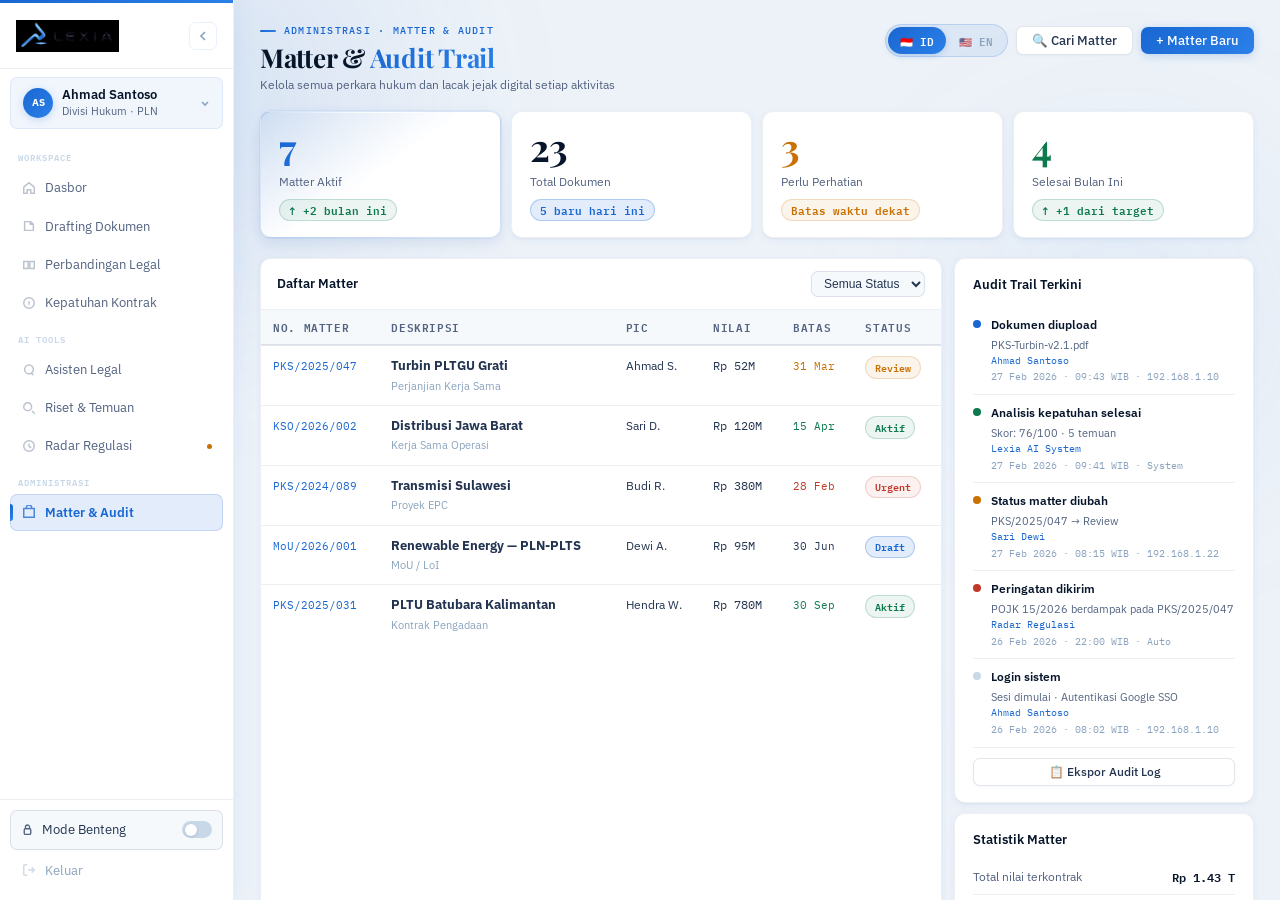
<file: NEW-LEXIA-AI-APP/Lexia_P8_Matter.html>
<!DOCTYPE html>
<html lang="id">
<head>
<meta charset="UTF-8"/>
<meta name="viewport" content="width=device-width,initial-scale=1.0"/>
<title>Lexia — Matter & Audit</title>
<link href="https://fonts.googleapis.com/css2?family=Playfair+Display:wght@400;600;700&family=IBM+Plex+Sans:ital,wght@0,300;0,400;0,500;0,600;0,700;1,400&family=IBM+Plex+Mono:wght@400;500;600&display=swap" rel="stylesheet"/>
<style>
/* ════════════════════════════════════════════════════════════
   LEXIA 2026  ·  LIGHT PROFESSIONAL EDITION
   Accent: Google Blue #1967D2  ·  Fonts: Playfair / IBM Plex
   All shadows are blue-tinted — never grey
════════════════════════════════════════════════════════════ */
:root{
  --bg:#EDF2F8; --bg2:#E4EBF4; --surface:#FFFFFF; --surface2:#F6F9FC;
  --bl:#1967D2; --bl-dk:#1251AA; --bl-lt:#4A8EE8; --bl-pale:#C2D7F5;
  --bl-dim:rgba(25,103,210,.06); --bl-dim2:rgba(25,103,210,.12);
  --bl-bd:rgba(25,103,210,.16); --bl-bd2:rgba(25,103,210,.26);
  --bl-glow:rgba(25,103,210,.22);
  --bl-grad:linear-gradient(135deg,#1967D2 0%,#2B80E8 100%);
  --bl-grad-h:linear-gradient(135deg,#1251AA 0%,#1967D2 100%);
  --bd:rgba(25,103,210,.09); --bd2:rgba(25,103,210,.16); --bd3:rgba(25,103,210,.25);
  --bd-n:rgba(15,35,80,.07); --bd-n2:rgba(15,35,80,.11);
  --gr:#0D7A4E; --gr-dim:rgba(13,122,78,.08); --gr-bd:rgba(13,122,78,.20);
  --am:#C97000; --am-dim:rgba(201,112,0,.08);  --am-bd:rgba(201,112,0,.20);
  --re:#C0392B; --re-dim:rgba(192,57,43,.07);  --re-bd:rgba(192,57,43,.18);
  --sky:#0278BE;--sky-dim:rgba(2,120,190,.08); --sky-bd:rgba(2,120,190,.20);
  --t1:#07152A; --t2:#233450; --t3:#526280; --t4:#8BA3BE; --t5:#C8D8E8;
  --sh-xs:0 1px 3px rgba(25,103,210,.05);
  --sh-sm:0 2px 6px rgba(25,103,210,.07),0 1px 2px rgba(15,35,80,.04);
  --sh-md:0 4px 14px rgba(25,103,210,.09),0 6px 24px rgba(15,35,80,.04);
  --sh-lg:0 8px 28px rgba(25,103,210,.11),0 16px 48px rgba(15,35,80,.05);
  --sh-sb:2px 0 20px rgba(25,103,210,.07);
  --sh-chat:0 -4px 20px rgba(25,103,210,.10),0 -1px 4px rgba(15,35,80,.05);
  --sb:234px; --r:11px; --r-sm:7px; --r-xs:4px; --r-lg:16px; --pill:999px;
}
*,*::before,*::after{box-sizing:border-box;margin:0;padding:0;}
html,body{height:100%;overflow:hidden;}
body{font-family:'IBM Plex Sans',sans-serif;background:var(--bg);color:var(--t1);
  font-size:13.5px;line-height:1.55;display:flex;
  -webkit-font-smoothing:antialiased;-moz-osx-font-smoothing:grayscale;}

/* ── AMBIENT ORBS ── */
.mesh-bg{position:fixed;inset:0;z-index:0;pointer-events:none;overflow:hidden;}
.orb{position:absolute;border-radius:50%;}
.orb-1{width:640px;height:640px;background:radial-gradient(circle,rgba(25,103,210,.13) 0%,transparent 65%);
  top:-220px;left:-130px;filter:blur(70px);animation:orb1 22s ease-in-out infinite alternate;}
.orb-2{width:520px;height:520px;background:radial-gradient(circle,rgba(74,142,232,.09) 0%,transparent 65%);
  top:60px;right:-100px;filter:blur(80px);animation:orb2 27s ease-in-out infinite alternate;}
.orb-3{width:420px;height:420px;background:radial-gradient(circle,rgba(2,120,190,.08) 0%,transparent 65%);
  bottom:-100px;left:40%;filter:blur(70px);animation:orb3 19s ease-in-out infinite alternate;}
@keyframes orb1{from{transform:translate(0,0)} to{transform:translate(80px,65px)}}
@keyframes orb2{from{transform:translate(0,0)} to{transform:translate(-65px,80px)}}
@keyframes orb3{from{transform:translate(0,0) scale(.93)} to{transform:translate(-45px,-60px) scale(1.07)}}

/* ════════════ SIDEBAR ════════════ */
.sidebar{width:var(--sb);flex-shrink:0;height:100vh;background:var(--surface);
  border-right:1px solid var(--bd-n);display:flex;flex-direction:column;
  position:relative;z-index:20;box-shadow:var(--sh-sb);}
.sidebar::before{content:'';position:absolute;top:0;left:0;right:0;height:3px;
  background:var(--bl-grad);pointer-events:none;z-index:1;}
.sb-head{height:66px;padding:0 16px;display:flex;align-items:center;justify-content:space-between;
  border-bottom:1px solid var(--bd-n);flex-shrink:0;margin-top:3px;}
.sb-logo{height:32px;width:auto;display:block;}
.icon-btn{width:28px;height:28px;border-radius:6px;background:transparent;border:1px solid var(--bd);
  cursor:pointer;display:flex;align-items:center;justify-content:center;color:var(--t4);transition:all .14s;}
.icon-btn:hover{background:var(--bl-dim2);border-color:var(--bl-bd2);color:var(--bl);}
.icon-btn svg{width:12px;height:12px;}
.sb-user{display:flex;align-items:center;gap:9px;padding:9px 12px;margin:8px 10px;
  border-radius:var(--r-sm);border:1px solid var(--bd);background:var(--bl-dim);cursor:pointer;transition:all .14s;}
.sb-user:hover{background:var(--bl-dim2);border-color:var(--bl-bd2);}
.sb-av{width:30px;height:30px;border-radius:50%;background:var(--bl-grad);flex-shrink:0;
  display:flex;align-items:center;justify-content:center;font-size:10px;font-weight:700;color:#fff;
  box-shadow:0 2px 8px var(--bl-glow);}
.sb-name{font-size:12.5px;font-weight:600;color:var(--t1);line-height:1.2;}
.sb-role{font-size:10.5px;color:var(--t3);margin-top:1px;}
.sb-nav{flex:1;overflow-y:auto;padding:4px 10px;}
.sb-nav::-webkit-scrollbar{display:none;}
.nav-lbl{font-family:'IBM Plex Mono',monospace;font-size:9px;font-weight:600;
  text-transform:uppercase;letter-spacing:.11em;color:var(--t5);padding:10px 8px 4px;}
.nav-item{display:flex;align-items:center;gap:9px;padding:8px 10px;border-radius:var(--r-sm);
  cursor:pointer;font-size:12.5px;font-weight:400;color:var(--t3);margin-bottom:1px;
  transition:all .13s;position:relative;user-select:none;border:1px solid transparent;}
.nav-item:hover{background:var(--bl-dim);color:var(--t2);}
.nav-item.active{background:var(--bl-dim2);color:var(--bl);font-weight:600;border-color:var(--bl-bd);}
.nav-item.active::before{content:'';position:absolute;left:-1px;top:9px;bottom:9px;
  width:3px;border-radius:0 3px 3px 0;background:var(--bl-grad);}
.nav-ico{width:15px;height:15px;flex-shrink:0;display:flex;align-items:center;justify-content:center;opacity:.38;}
.nav-ico svg{width:14px;height:14px;}
.nav-item.active .nav-ico,.nav-item:hover .nav-ico{opacity:.75;}
.nav-dot{width:5px;height:5px;border-radius:50%;background:var(--am);
  margin-left:auto;flex-shrink:0;animation:pam 2.2s infinite;}
@keyframes pam{0%,100%{box-shadow:0 0 0 0 rgba(201,112,0,.45)}50%{box-shadow:0 0 0 3.5px rgba(201,112,0,0)}}
.sb-footer{padding:10px;border-top:1px solid var(--bd-n);flex-shrink:0;}
.bt-row{display:flex;align-items:center;gap:8px;padding:9px 10px;border-radius:var(--r-sm);
  border:1px solid var(--bd-n2);background:var(--surface2);cursor:pointer;margin-bottom:2px;transition:all .14s;}
.bt-row:hover{background:var(--bl-dim);border-color:var(--bl-bd);}
.bt-lbl{font-size:12.5px;font-weight:400;color:var(--t2);flex:1;}
.toggle{width:30px;height:17px;border-radius:var(--pill);background:var(--t5);
  position:relative;transition:background .22s;cursor:pointer;flex-shrink:0;}
.toggle.on{background:var(--bl-grad);}
.toggle::after{content:'';position:absolute;top:2.5px;left:2.5px;width:12px;height:12px;
  border-radius:50%;background:#fff;transition:left .22s;box-shadow:0 1px 3px rgba(0,0,0,.14);}
.toggle.on::after{left:15.5px;}
.nav-item.out{color:var(--t4);}
.nav-item.out:hover{color:var(--re);background:var(--re-dim);}

/* ════════════ MAIN WRAPPER ════════════ */
.main-wrap{flex:1;display:flex;flex-direction:column;height:100vh;overflow:hidden;
  position:relative;z-index:5;min-width:0;}
.main-scroll{flex:1;overflow-y:auto;min-height:0;padding:24px 26px 16px;
  display:flex;flex-direction:column;gap:16px;}
.main-scroll::-webkit-scrollbar{width:4px;}
.main-scroll::-webkit-scrollbar-thumb{background:var(--bd2);border-radius:2px;}

/* ── PAGE HEADER ── */
.ph{display:flex;align-items:flex-start;justify-content:space-between;}
.ph-eyebrow{font-family:'IBM Plex Mono',monospace;font-size:9.5px;font-weight:500;
  letter-spacing:.13em;text-transform:uppercase;color:var(--bl);margin-bottom:5px;
  display:flex;align-items:center;gap:8px;}
.ph-eyebrow::before{content:'';width:16px;height:2px;background:var(--bl-grad);border-radius:1px;}
.ph-title{font-family:'Playfair Display',serif;font-size:26px;font-weight:700;
  color:var(--t1);letter-spacing:-.01em;line-height:1.1;}
.ph-title em{font-style:normal;background:var(--bl-grad);
  -webkit-background-clip:text;-webkit-text-fill-color:transparent;background-clip:text;}
.ph-sub{font-size:12px;font-weight:400;color:var(--t3);margin-top:4px;}
.ph-right{display:flex;align-items:center;gap:8px;flex-wrap:wrap;}
.ai-badge{display:inline-flex;align-items:center;gap:6px;padding:5px 12px;
  border-radius:var(--pill);border:1px solid var(--gr-bd);background:var(--gr-dim);
  font-size:11px;font-weight:600;color:var(--gr);}
.ai-dot{width:6px;height:6px;border-radius:50%;background:var(--gr);animation:live 2.2s infinite;}
@keyframes live{0%,100%{box-shadow:0 0 0 0 rgba(13,122,78,.5)}50%{box-shadow:0 0 0 4px rgba(13,122,78,0)}}
.btn{display:inline-flex;align-items:center;gap:6px;padding:7px 15px;border-radius:var(--r-sm);
  font-family:'IBM Plex Sans',sans-serif;font-size:12.5px;font-weight:500;
  cursor:pointer;border:none;transition:all .14s;white-space:nowrap;line-height:1;}
.btn-bl{background:var(--bl-grad);color:#fff;box-shadow:0 2px 10px var(--bl-glow);}
.btn-bl:hover{background:var(--bl-grad-h);box-shadow:0 4px 16px var(--bl-glow);transform:translateY(-1px);}
.btn-outline{background:var(--surface);color:var(--t2);border:1px solid var(--bd-n2);box-shadow:var(--sh-xs);}
.btn-outline:hover{background:var(--bl-dim);border-color:var(--bl-bd);color:var(--bl);}
.btn svg{width:11px;height:11px;}

/* ── SHARED CARD ── */
.card{background:var(--surface);border:1px solid var(--bd-n);border-radius:var(--r);
  box-shadow:var(--sh-sm);overflow:hidden;position:relative;
  transition:box-shadow .2s,border-color .2s,transform .2s;}
.card:hover{box-shadow:var(--sh-md);border-color:var(--bd2);transform:translateY(-1px);}
.card::before{content:'';position:absolute;top:0;left:0;right:0;height:1px;
  background:linear-gradient(90deg,transparent 5%,rgba(255,255,255,.9) 50%,transparent 95%);
  pointer-events:none;z-index:1;}
.cp{padding:16px 18px;position:relative;}
.card-feat{background:linear-gradient(145deg,rgba(25,103,210,.07) 0%,var(--surface) 50%);
  border-color:var(--bl-bd);box-shadow:var(--sh-md),0 0 0 1px rgba(25,103,210,.06);}
.card-feat:hover{box-shadow:var(--sh-lg),0 0 0 1px rgba(25,103,210,.12);}

/* ── CARD HEADER ── */
.ch{display:flex;align-items:flex-start;justify-content:space-between;margin-bottom:14px;}
.ch-title{font-family:'IBM Plex Sans',sans-serif;font-size:13px;font-weight:600;color:var(--t1);}
.ch-sub{font-size:10.5px;font-weight:400;color:var(--t3);margin-top:2px;}
.ch-link{font-size:11.5px;color:var(--bl);font-weight:500;cursor:pointer;opacity:.7;
  transition:opacity .12s;text-decoration:none;white-space:nowrap;}
.ch-link:hover{opacity:1;}

/* ── BADGES ── */
.badge{display:inline-flex;align-items:center;padding:2.5px 9px;border-radius:var(--pill);
  font-family:'IBM Plex Mono',monospace;font-size:10px;font-weight:600;white-space:nowrap;flex-shrink:0;}
.b-red{background:var(--re-dim);color:var(--re);border:1px solid var(--re-bd);}
.b-am{background:var(--am-dim);color:var(--am);border:1px solid var(--am-bd);}
.b-gr{background:var(--gr-dim);color:var(--gr);border:1px solid var(--gr-bd);}
.b-bl{background:var(--bl-dim2);color:var(--bl);border:1px solid var(--bl-bd2);}
.b-muted{background:var(--bg2);color:var(--t3);border:1px solid var(--bd-n2);}

/* ── LANG TOGGLE ── */
.lang-toggle{display:inline-flex;background:rgba(25,103,210,.08);
  border:1px solid rgba(25,103,210,.18);border-radius:var(--pill);padding:2px;gap:1px;flex-shrink:0;}
.lang-btn{padding:4px 12px;border-radius:var(--pill);font-family:'IBM Plex Mono',monospace;
  font-size:10.5px;font-weight:600;cursor:pointer;color:var(--t4);
  transition:all .15s;background:transparent;border:none;}
.lang-btn.active{background:var(--bl-grad);color:#fff;box-shadow:0 2px 6px var(--bl-glow);}

/* LIVE badge */
.live{display:inline-flex;align-items:center;gap:5px;font-family:'IBM Plex Mono',monospace;
  font-size:9.5px;font-weight:600;color:var(--am);letter-spacing:.05em;}
.live-dot{width:5px;height:5px;border-radius:50%;background:var(--am);animation:blink 1.6s infinite;flex-shrink:0;}
@keyframes blink{0%,100%{opacity:1}50%{opacity:.25}}

/* ── FORM ELEMENTS ── */
.field{display:flex;flex-direction:column;gap:5px;}
.field label{font-size:11.5px;font-weight:600;color:var(--t2);}
.field input,.field select,.field textarea{
  width:100%;padding:8px 11px;border-radius:var(--r-sm);border:1px solid var(--bd-n2);
  background:var(--surface);font-family:'IBM Plex Sans',sans-serif;font-size:13px;color:var(--t1);
  transition:border-color .14s,box-shadow .14s;outline:none;}
.field input:focus,.field select:focus,.field textarea:focus{
  border-color:var(--bl);box-shadow:0 0 0 3px rgba(25,103,210,.10);}
.field textarea{resize:vertical;min-height:80px;}

/* ── CHAT BAR (reused on some pages) ── */
.chat-bar{flex-shrink:0;background:var(--surface);border-top:1px solid var(--bd-n2);
  box-shadow:var(--sh-chat);padding:12px 26px 14px;position:relative;z-index:10;}
.chat-bar::before{content:'';position:absolute;top:-2px;left:0;right:0;height:2px;
  background:linear-gradient(90deg,#1967D2,#47A3F3,#1967D2);
  background-size:200% 100%;animation:chatline 4s linear infinite;}
@keyframes chatline{0%{background-position:0% 0%}100%{background-position:200% 0%}}
.chat-frame{display:flex;align-items:center;gap:10px;background:var(--bg2);
  border:1px solid var(--bd2);border-radius:var(--r);padding:9px 12px;
  transition:border-color .15s,box-shadow .15s;}
.chat-frame:focus-within{border-color:var(--bl);box-shadow:0 0 0 3px rgba(25,103,210,.10),var(--sh-sm);}
.chat-orb{width:32px;height:32px;border-radius:8px;flex-shrink:0;background:var(--bl-grad);
  display:flex;align-items:center;justify-content:center;box-shadow:0 3px 10px var(--bl-glow);
  animation:orbp 3.2s ease-in-out infinite;}
@keyframes orbp{0%,100%{box-shadow:0 3px 10px var(--bl-glow)}50%{box-shadow:0 3px 18px rgba(25,103,210,.35)}}
.chat-orb svg{width:14px;height:14px;color:#fff;}
.chat-input{flex:1;border:none;outline:none;background:transparent;
  font-family:'IBM Plex Sans',sans-serif;font-size:13.5px;color:var(--t1);caret-color:var(--bl);}
.chat-input::placeholder{color:var(--t4);font-weight:300;}
.chip-row{display:flex;align-items:center;gap:5px;flex-shrink:0;}
.chip{display:inline-flex;align-items:center;gap:4px;padding:3px 10px;border-radius:var(--pill);
  border:1px solid var(--bd-n2);background:var(--surface);font-size:11px;font-weight:500;
  color:var(--t3);cursor:pointer;transition:all .13s;white-space:nowrap;}
.chip:hover{background:var(--bl-dim);border-color:var(--bl-bd);color:var(--bl);}
.chat-div{width:1px;height:22px;background:var(--bd-n2);flex-shrink:0;}
.send-btn{height:32px;padding:0 16px;border-radius:var(--r-sm);flex-shrink:0;
  background:var(--bl-grad);border:none;cursor:pointer;display:flex;align-items:center;gap:7px;
  font-family:'IBM Plex Sans',sans-serif;font-size:12.5px;font-weight:600;color:#fff;
  box-shadow:0 2px 10px var(--bl-glow);transition:all .14s;}
.send-btn:hover{background:var(--bl-grad-h);box-shadow:0 4px 16px var(--bl-glow);transform:translateY(-1px);}
.send-btn svg{width:11px;height:11px;}
.attach-btn{width:32px;height:32px;border-radius:var(--r-sm);flex-shrink:0;
  background:transparent;border:1px solid var(--bd-n2);cursor:pointer;
  display:flex;align-items:center;justify-content:center;color:var(--t4);transition:all .13s;}
.attach-btn:hover{background:var(--bl-dim);border-color:var(--bl-bd);color:var(--bl);}
.attach-btn svg{width:13px;height:13px;}
.chat-hint{display:flex;align-items:center;gap:7px;margin-top:8px;font-size:10.5px;
  color:var(--t4);font-family:'IBM Plex Mono',monospace;flex-wrap:wrap;}
.kbd{display:inline-flex;align-items:center;background:var(--surface);
  border:1px solid var(--bd-n2);border-radius:4px;padding:1px 5px;
  font-size:9.5px;color:var(--t3);box-shadow:0 1px 0 var(--bd-n2);}

/* ── SECTION ROW STYLES ── */
.row-item{display:flex;align-items:center;gap:10px;padding:10px 0;
  border-bottom:1px solid var(--bd-n);}
.row-item:first-child{padding-top:0;}
.row-item:last-child{border-bottom:none;padding-bottom:0;}
.kpi-n{font-family:'Playfair Display',serif;font-size:44px;font-weight:700;
  line-height:1;letter-spacing:-.03em;}
.kpi-bl{background:var(--bl-grad);-webkit-background-clip:text;
  -webkit-text-fill-color:transparent;background-clip:text;}
.kpi-ink{color:var(--t1);}
.kpi-am{color:var(--am);}
.kpi-re{color:var(--re);}
.kpi-lbl{font-size:11.5px;font-weight:400;color:var(--t3);margin-top:7px;}
.kpi-badge{display:inline-flex;align-items:center;gap:4px;padding:2px 9px;
  border-radius:var(--pill);font-size:10.5px;font-weight:600;margin-top:8px;
  font-family:'IBM Plex Mono',monospace;}
.kb-up{background:var(--gr-dim);color:var(--gr);border:1px solid var(--gr-bd);}
.kb-warn{background:var(--am-dim);color:var(--am);border:1px solid var(--am-bd);}
.kb-bl{background:var(--bl-dim2);color:var(--bl);border:1px solid var(--bl-bd2);}
.kb-re{background:var(--re-dim);color:var(--re);border:1px solid var(--re-bd);}
.spark{display:block;margin-top:12px;}

/* ── ENTRY ANIMATIONS ── */
@keyframes fadeUp{from{opacity:0;transform:translateY(8px)}to{opacity:1;transform:translateY(0)}}
.ph{animation:fadeUp .26s .04s both;}
.card{animation:fadeUp .28s .12s both;}
.chat-bar{animation:fadeUp .28s .42s both;}
</style>
<style>
.matter-grid{display:grid;grid-template-columns:1fr 300px;gap:12px;}
.matter-table{width:100%;border-collapse:collapse;}
.matter-table th{text-align:left;padding:9px 12px;font-size:10.5px;font-weight:600;
  color:var(--t3);border-bottom:2px solid var(--bd-n2);background:var(--surface2);
  font-family:'IBM Plex Mono',monospace;text-transform:uppercase;letter-spacing:.06em;}
.matter-table td{padding:10px 12px;border-bottom:1px solid var(--bd-n);font-size:12.5px;color:var(--t2);vertical-align:top;}
.matter-table tr:last-child td{border-bottom:none;}
.matter-table tr:hover td{background:var(--bl-dim);}
.audit-row{display:flex;gap:10px;padding:9px 0;border-bottom:1px solid var(--bd-n);}
.audit-row:last-child{border-bottom:none;}
.audit-dot{width:8px;height:8px;border-radius:50%;flex-shrink:0;margin-top:4px;}
.audit-body{flex:1;}
.audit-action{font-size:12px;font-weight:600;color:var(--t1);}
.audit-meta{font-size:10.5px;color:var(--t3);margin-top:2px;}
.audit-user{font-family:'IBM Plex Mono',monospace;font-size:10px;color:var(--bl);}
.stat-row{display:flex;justify-content:space-between;align-items:center;
  padding:8px 0;border-bottom:1px solid var(--bd-n);}
.stat-row:last-child{border-bottom:none;}
.stat-lbl{font-size:12px;color:var(--t3);}
.stat-val{font-family:'IBM Plex Mono',monospace;font-size:12px;font-weight:600;color:var(--t1);}
</style>
</head>
<body>
<div class="mesh-bg" aria-hidden="true">
  <div class="orb orb-1"></div>
  <div class="orb orb-2"></div>
  <div class="orb orb-3"></div>
</div>
<aside class="sidebar">
  <div class="sb-head">
    <img class="sb-logo" src="[data-uri]" alt="Lexia" style="height:32px;width:auto;mix-blend-mode:multiply;display:block;"/>
    <button class="icon-btn" title="Collapse">
      <svg viewBox="0 0 12 12" fill="none" stroke="currentColor" stroke-width="1.7"><path d="M8 2L4 6l4 4"/></svg>
    </button>
  </div>
  <div class="sb-user">
    <div class="sb-av">AS</div>
    <div>
      <div class="sb-name">Ahmad Santoso</div>
      <div class="sb-role" data-id="Divisi Hukum · PLN" data-en="Legal Division · PLN">Divisi Hukum · PLN</div>
    </div>
    <svg width="10" height="10" viewBox="0 0 10 10" fill="none" stroke="currentColor" stroke-width="1.6" style="color:var(--t4);margin-left:auto;flex-shrink:0"><path d="M2 4l3 3 3-3"/></svg>
  </div>
  <nav class="sb-nav">
    <div class="nav-lbl" data-id="Workspace" data-en="Workspace">Workspace</div>
        <div class="nav-item">
          <span class="nav-ico"><svg viewBox="0 0 16 16" fill="none" stroke="currentColor" stroke-width="1.7"><path d="M2 7L8 2l6 5v7h-4v-4H6v4H2V7z"/></svg></span>
          <span data-id="Dasbor" data-en="Dashboard">Dasbor</span>
        </div>
        <div class="nav-item">
          <span class="nav-ico"><svg viewBox="0 0 16 16" fill="none" stroke="currentColor" stroke-width="1.7"><path d="M3 13V3h7l3 3v7H3zM9.5 3v3H13"/></svg></span>
          <span data-id="Drafting Dokumen" data-en="Document Drafting">Drafting Dokumen</span>
        </div>
        <div class="nav-item">
          <span class="nav-ico"><svg viewBox="0 0 16 16" fill="none" stroke="currentColor" stroke-width="1.7"><path d="M2 4h5v8H2zM9 4h5v8H9z"/></svg></span>
          <span data-id="Perbandingan Legal" data-en="Legal Comparison">Perbandingan Legal</span>
        </div>
        <div class="nav-item">
          <span class="nav-ico"><svg viewBox="0 0 16 16" fill="none" stroke="currentColor" stroke-width="1.7"><path d="M8 2a6 6 0 100 12A6 6 0 008 2zM8 6v4M8 11v.5"/></svg></span>
          <span data-id="Kepatuhan Kontrak" data-en="Contract Compliance">Kepatuhan Kontrak</span>
        </div>
        <div class="nav-lbl" data-id="AI Tools" data-en="AI Tools">AI Tools</div>
        <div class="nav-item">
          <span class="nav-ico"><svg viewBox="0 0 16 16" fill="none" stroke="currentColor" stroke-width="1.7"><path d="M13 8.5a5 5 0 11-10 0A5 5 0 0113 8.5zM10.5 12.5l2.5 2.5"/></svg></span>
          <span data-id="Asisten Legal" data-en="Legal Assistant">Asisten Legal</span>
        </div>
        <div class="nav-item">
          <span class="nav-ico"><svg viewBox="0 0 16 16" fill="none" stroke="currentColor" stroke-width="1.7"><path d="M6.5 2a4.5 4.5 0 100 9 4.5 4.5 0 000-9zM11.5 11.5l3 3"/></svg></span>
          <span data-id="Riset &amp; Temuan" data-en="Research &amp; Findings">Riset &amp; Temuan</span>
        </div>
        <div class="nav-item">
          <span class="nav-ico"><svg viewBox="0 0 16 16" fill="none" stroke="currentColor" stroke-width="1.7"><path d="M8 2a6 6 0 100 12A6 6 0 008 2zM8 5v3.5l2.5 1.5"/></svg></span>
          <span data-id="Radar Regulasi" data-en="Regulatory Radar">Radar Regulasi</span> <span class="nav-dot"></span>
        </div>
        <div class="nav-lbl" data-id="Administrasi" data-en="Administration">Administrasi</div>
        <div class="nav-item active">
          <span class="nav-ico"><svg viewBox="0 0 16 16" fill="none" stroke="currentColor" stroke-width="1.7"><path d="M2 4h12v10H2zM5 4V3a3 3 0 016 0v1"/></svg></span>
          <span data-id="Matter &amp; Audit" data-en="Matter &amp; Audit">Matter &amp; Audit</span>
        </div>
  </nav>
  <div class="sb-footer">
    <div class="bt-row">
      <svg width="13" height="13" viewBox="0 0 16 16" fill="none" stroke="currentColor" stroke-width="1.7" style="color:var(--t3);flex-shrink:0"><rect x="4" y="7" width="8" height="7" rx="1.5"/><path d="M5.5 7V5a2.5 2.5 0 015 0v2"/></svg>
      <span class="bt-lbl" data-id="Mode Benteng" data-en="Fortress Mode">Mode Benteng</span>
      <div class="toggle" id="bentengToggle"></div>
    </div>
    <div class="nav-item out">
      <span class="nav-ico"><svg viewBox="0 0 16 16" fill="none" stroke="currentColor" stroke-width="1.7"><path d="M6 14H3a1 1 0 01-1-1V3a1 1 0 011-1h3M11 11l3-3-3-3M7 8h7"/></svg></span>
      <span data-id="Keluar" data-en="Sign Out">Keluar</span>
    </div>
  </div>
</aside>
<div class="main-wrap">
  <div class="main-scroll">
    <div class="ph">
      <div>
        <div class="ph-eyebrow" data-id="Administrasi · Matter & Audit" data-en="Administration · Matter & Audit">Administrasi · Matter &amp; Audit</div>
        <div class="ph-title">Matter &amp; <em>Audit Trail</em></div>
        <div class="ph-sub" data-id="Kelola semua perkara hukum dan lacak jejak digital setiap aktivitas" data-en="Manage all legal matters and track the digital trail of every activity">Kelola semua perkara hukum dan lacak jejak digital setiap aktivitas</div>
      </div>
      <div class="ph-right">
        <div class="lang-toggle">
          <button class="lang-btn active" id="btnID" onclick="setLang('id')">🇮🇩 ID</button>
          <button class="lang-btn" id="btnEN" onclick="setLang('en')">🇺🇸 EN</button>
        </div>
        <button class="btn btn-outline" data-id="🔍 Cari Matter" data-en="🔍 Search Matter">🔍 Cari Matter</button>
        <button class="btn btn-bl" data-id="+ Matter Baru" data-en="+ New Matter">+ Matter Baru</button>
      </div>
    </div>

    <div style="display:grid;grid-template-columns:repeat(4,1fr);gap:10px;margin-bottom:4px">
      <div class="card card-feat"><div class="cp">
        <div class="kpi-n kpi-bl" style="font-size:38px">7</div>
        <div class="kpi-lbl" data-id="Matter Aktif" data-en="Active Matters">Matter Aktif</div>
        <div class="kpi-badge kb-up" data-id="↑ +2 bulan ini" data-en="↑ +2 this month">↑ +2 bulan ini</div>
      </div></div>
      <div class="card"><div class="cp">
        <div class="kpi-n kpi-ink" style="font-size:38px">23</div>
        <div class="kpi-lbl" data-id="Total Dokumen" data-en="Total Documents">Total Dokumen</div>
        <div class="kpi-badge kb-bl" data-id="5 baru hari ini" data-en="5 new today">5 baru hari ini</div>
      </div></div>
      <div class="card"><div class="cp">
        <div class="kpi-n kpi-am" style="font-size:38px">3</div>
        <div class="kpi-lbl" data-id="Perlu Perhatian" data-en="Needs Attention">Perlu Perhatian</div>
        <div class="kpi-badge kb-warn" data-id="Batas waktu dekat" data-en="Deadline approaching">Batas waktu dekat</div>
      </div></div>
      <div class="card"><div class="cp">
        <div class="kpi-n kpi-gr" style="font-size:38px;color:var(--gr)">4</div>
        <div class="kpi-lbl" data-id="Selesai Bulan Ini" data-en="Completed This Month">Selesai Bulan Ini</div>
        <div class="kpi-badge kb-up" data-id="↑ +1 dari target" data-en="↑ +1 above target">↑ +1 dari target</div>
      </div></div>
    </div>

    <div class="matter-grid">
      <!-- MATTER TABLE -->
      <div class="card"><div class="cp" style="padding:0">
        <div style="padding:12px 16px;border-bottom:1px solid var(--bd-n);display:flex;align-items:center;justify-content:space-between">
          <div class="ch-title" data-id="Daftar Matter" data-en="Matter List">Daftar Matter</div>
          <div style="display:flex;gap:6px">
            <select style="font-size:12px;border:1px solid var(--bd-n2);border-radius:var(--r-sm);padding:4px 8px;background:var(--surface2);color:var(--t2);outline:none">
              <option data-id="Semua Status" data-en="All Status">Semua Status</option>
              <option data-id="Aktif" data-en="Active">Aktif</option>
              <option data-id="Review" data-en="Review">Review</option>
            </select>
          </div>
        </div>
        <table class="matter-table">
          <thead><tr>
            <th data-id="No. Matter" data-en="Matter No.">No. Matter</th>
            <th data-id="Deskripsi" data-en="Description">Deskripsi</th>
            <th data-id="PIC" data-en="PIC">PIC</th>
            <th data-id="Nilai" data-en="Value">Nilai</th>
            <th data-id="Batas" data-en="Deadline">Batas</th>
            <th data-id="Status" data-en="Status">Status</th>
          </tr></thead>
          <tbody>
            <tr>
              <td><span style="font-family:'IBM Plex Mono',monospace;font-size:11px;color:var(--bl)">PKS/2025/047</span></td>
              <td><strong data-id="Turbin PLTGU Grati" data-en="Turbin PLTGU Grati">Turbin PLTGU Grati</strong><br/><span style="font-size:10.5px;color:var(--t4)" data-id="Perjanjian Kerja Sama" data-en="Cooperation Agreement">Perjanjian Kerja Sama</span></td>
              <td><span style="font-size:12px">Ahmad S.</span></td>
              <td><span style="font-family:'IBM Plex Mono',monospace;font-size:11.5px">Rp 52M</span></td>
              <td><span style="font-family:'IBM Plex Mono',monospace;font-size:11px;color:var(--am)">31 Mar</span></td>
              <td><span class="badge b-am" data-id="Review" data-en="Review">Review</span></td>
            </tr>
            <tr>
              <td><span style="font-family:'IBM Plex Mono',monospace;font-size:11px;color:var(--bl)">KSO/2026/002</span></td>
              <td><strong data-id="Distribusi Jawa Barat" data-en="West Java Distribution">Distribusi Jawa Barat</strong><br/><span style="font-size:10.5px;color:var(--t4)" data-id="Kerja Sama Operasi" data-en="Joint Operation">Kerja Sama Operasi</span></td>
              <td><span style="font-size:12px">Sari D.</span></td>
              <td><span style="font-family:'IBM Plex Mono',monospace;font-size:11.5px">Rp 120M</span></td>
              <td><span style="font-family:'IBM Plex Mono',monospace;font-size:11px;color:var(--gr)">15 Apr</span></td>
              <td><span class="badge b-gr" data-id="Aktif" data-en="Active">Aktif</span></td>
            </tr>
            <tr>
              <td><span style="font-family:'IBM Plex Mono',monospace;font-size:11px;color:var(--bl)">PKS/2024/089</span></td>
              <td><strong data-id="Transmisi Sulawesi" data-en="Sulawesi Transmission">Transmisi Sulawesi</strong><br/><span style="font-size:10.5px;color:var(--t4)" data-id="Proyek EPC" data-en="EPC Project">Proyek EPC</span></td>
              <td><span style="font-size:12px">Budi R.</span></td>
              <td><span style="font-family:'IBM Plex Mono',monospace;font-size:11.5px">Rp 380M</span></td>
              <td><span style="font-family:'IBM Plex Mono',monospace;font-size:11px;color:var(--re)">28 Feb</span></td>
              <td><span class="badge b-red" data-id="Urgent" data-en="Urgent">Urgent</span></td>
            </tr>
            <tr>
              <td><span style="font-family:'IBM Plex Mono',monospace;font-size:11px;color:var(--bl)">MoU/2026/001</span></td>
              <td><strong data-id="Renewable Energy — PLN-PLTS" data-en="Renewable Energy — PLN-PLTS">Renewable Energy — PLN-PLTS</strong><br/><span style="font-size:10.5px;color:var(--t4)">MoU / LoI</span></td>
              <td><span style="font-size:12px">Dewi A.</span></td>
              <td><span style="font-family:'IBM Plex Mono',monospace;font-size:11.5px">Rp 95M</span></td>
              <td><span style="font-family:'IBM Plex Mono',monospace;font-size:11px;color:var(--t2)">30 Jun</span></td>
              <td><span class="badge b-bl" data-id="Draft" data-en="Draft">Draft</span></td>
            </tr>
            <tr>
              <td><span style="font-family:'IBM Plex Mono',monospace;font-size:11px;color:var(--bl)">PKS/2025/031</span></td>
              <td><strong data-id="PLTU Batubara Kalimantan" data-en="Kalimantan Coal PLTU">PLTU Batubara Kalimantan</strong><br/><span style="font-size:10.5px;color:var(--t4)" data-id="Kontrak Pengadaan" data-en="Procurement Contract">Kontrak Pengadaan</span></td>
              <td><span style="font-size:12px">Hendra W.</span></td>
              <td><span style="font-family:'IBM Plex Mono',monospace;font-size:11.5px">Rp 780M</span></td>
              <td><span style="font-family:'IBM Plex Mono',monospace;font-size:11px;color:var(--gr)">30 Sep</span></td>
              <td><span class="badge b-gr" data-id="Aktif" data-en="Active">Aktif</span></td>
            </tr>
          </tbody>
        </table>
      </div></div>

      <!-- RIGHT PANEL: AUDIT TRAIL -->
      <div style="display:flex;flex-direction:column;gap:10px">
        <div class="card"><div class="cp">
          <div class="ch-title" style="margin-bottom:12px" data-id="Audit Trail Terkini" data-en="Recent Audit Trail">Audit Trail Terkini</div>
          <div class="audit-row">
            <div class="audit-dot" style="background:var(--bl)"></div>
            <div class="audit-body">
              <div class="audit-action" data-id="Dokumen diupload" data-en="Document uploaded">Dokumen diupload</div>
              <div class="audit-meta">PKS-Turbin-v2.1.pdf</div>
              <div class="audit-user">Ahmad Santoso</div>
              <div class="audit-meta" style="font-family:'IBM Plex Mono',monospace;font-size:9.5px;color:var(--t4)">27 Feb 2026 · 09:43 WIB · 192.168.1.10</div>
            </div>
          </div>
          <div class="audit-row">
            <div class="audit-dot" style="background:var(--gr)"></div>
            <div class="audit-body">
              <div class="audit-action" data-id="Analisis kepatuhan selesai" data-en="Compliance analysis completed">Analisis kepatuhan selesai</div>
              <div class="audit-meta" data-id="Skor: 76/100 · 5 temuan" data-en="Score: 76/100 · 5 findings">Skor: 76/100 · 5 temuan</div>
              <div class="audit-user">Lexia AI System</div>
              <div class="audit-meta" style="font-family:'IBM Plex Mono',monospace;font-size:9.5px;color:var(--t4)">27 Feb 2026 · 09:41 WIB · System</div>
            </div>
          </div>
          <div class="audit-row">
            <div class="audit-dot" style="background:var(--am)"></div>
            <div class="audit-body">
              <div class="audit-action" data-id="Status matter diubah" data-en="Matter status changed">Status matter diubah</div>
              <div class="audit-meta">PKS/2025/047 → Review</div>
              <div class="audit-user">Sari Dewi</div>
              <div class="audit-meta" style="font-family:'IBM Plex Mono',monospace;font-size:9.5px;color:var(--t4)">27 Feb 2026 · 08:15 WIB · 192.168.1.22</div>
            </div>
          </div>
          <div class="audit-row">
            <div class="audit-dot" style="background:var(--re)"></div>
            <div class="audit-body">
              <div class="audit-action" data-id="Peringatan dikirim" data-en="Alert sent">Peringatan dikirim</div>
              <div class="audit-meta" data-id="POJK 15/2026 berdampak pada PKS/2025/047" data-en="POJK 15/2026 impacts PKS/2025/047">POJK 15/2026 berdampak pada PKS/2025/047</div>
              <div class="audit-user">Radar Regulasi</div>
              <div class="audit-meta" style="font-family:'IBM Plex Mono',monospace;font-size:9.5px;color:var(--t4)">26 Feb 2026 · 22:00 WIB · Auto</div>
            </div>
          </div>
          <div class="audit-row">
            <div class="audit-dot" style="background:var(--t5)"></div>
            <div class="audit-body">
              <div class="audit-action" data-id="Login sistem" data-en="System login">Login sistem</div>
              <div class="audit-meta" data-id="Sesi dimulai · Autentikasi Google SSO" data-en="Session started · Google SSO authentication">Sesi dimulai · Autentikasi Google SSO</div>
              <div class="audit-user">Ahmad Santoso</div>
              <div class="audit-meta" style="font-family:'IBM Plex Mono',monospace;font-size:9.5px;color:var(--t4)">26 Feb 2026 · 08:02 WIB · 192.168.1.10</div>
            </div>
          </div>
          <div style="margin-top:10px">
            <button class="btn btn-outline" style="width:100%;justify-content:center;font-size:12px" data-id="📋 Ekspor Audit Log" data-en="📋 Export Audit Log">📋 Ekspor Audit Log</button>
          </div>
        </div></div>

        <div class="card"><div class="cp">
          <div class="ch-title" style="margin-bottom:10px" data-id="Statistik Matter" data-en="Matter Statistics">Statistik Matter</div>
          <div class="stat-row"><span class="stat-lbl" data-id="Total nilai terkontrak" data-en="Total contracted value">Total nilai terkontrak</span><span class="stat-val">Rp 1.43 T</span></div>
          <div class="stat-row"><span class="stat-lbl" data-id="Rata-rata penyelesaian" data-en="Average completion">Rata-rata penyelesaian</span><span class="stat-val">87%</span></div>
          <div class="stat-row"><span class="stat-lbl" data-id="Matter bulan ini" data-en="Matters this month">Matter bulan ini</span><span class="stat-val">3 baru</span></div>
          <div class="stat-row"><span class="stat-lbl" data-id="Rata-rata skor kepatuhan" data-en="Average compliance score">Rata-rata skor kepatuhan</span><span class="stat-val" style="color:var(--am)">74/100</span></div>
        </div></div>
      </div>
    </div>
  </div>
</div>
<script>
// Toggle switches
document.querySelectorAll('.bt-row').forEach(r=>{
  r.addEventListener('click',()=>r.querySelector('.toggle').classList.toggle('on'));
});
// Language toggle
function setLang(lang){
  var bi=document.getElementById('btnID'),be=document.getElementById('btnEN');
  if(bi){bi.classList.toggle('active',lang==='id');}
  if(be){be.classList.toggle('active',lang==='en');}
  document.querySelectorAll('[data-id]').forEach(function(el){
    var v=el.getAttribute('data-'+lang);if(v!=null)el.textContent=v;});
  document.querySelectorAll('[data-placeholder-id]').forEach(function(el){
    var v=el.getAttribute('data-placeholder-'+lang);if(v)el.placeholder=v;});
  document.documentElement.lang=lang==='id'?'id':'en';
}
// Chat bars
var ci=document.querySelector('.chat-input');
if(ci){
  ci.addEventListener('keydown',function(e){if(e.key==='Enter'&&!e.shiftKey)e.preventDefault();});
}
var sb=document.querySelector('.send-btn');
if(sb){sb.addEventListener('click',function(){var inp=document.querySelector('.chat-input');if(inp&&inp.value.trim()){inp.value='';inp.focus();}});}
</script>
</body>
</html>
</file>
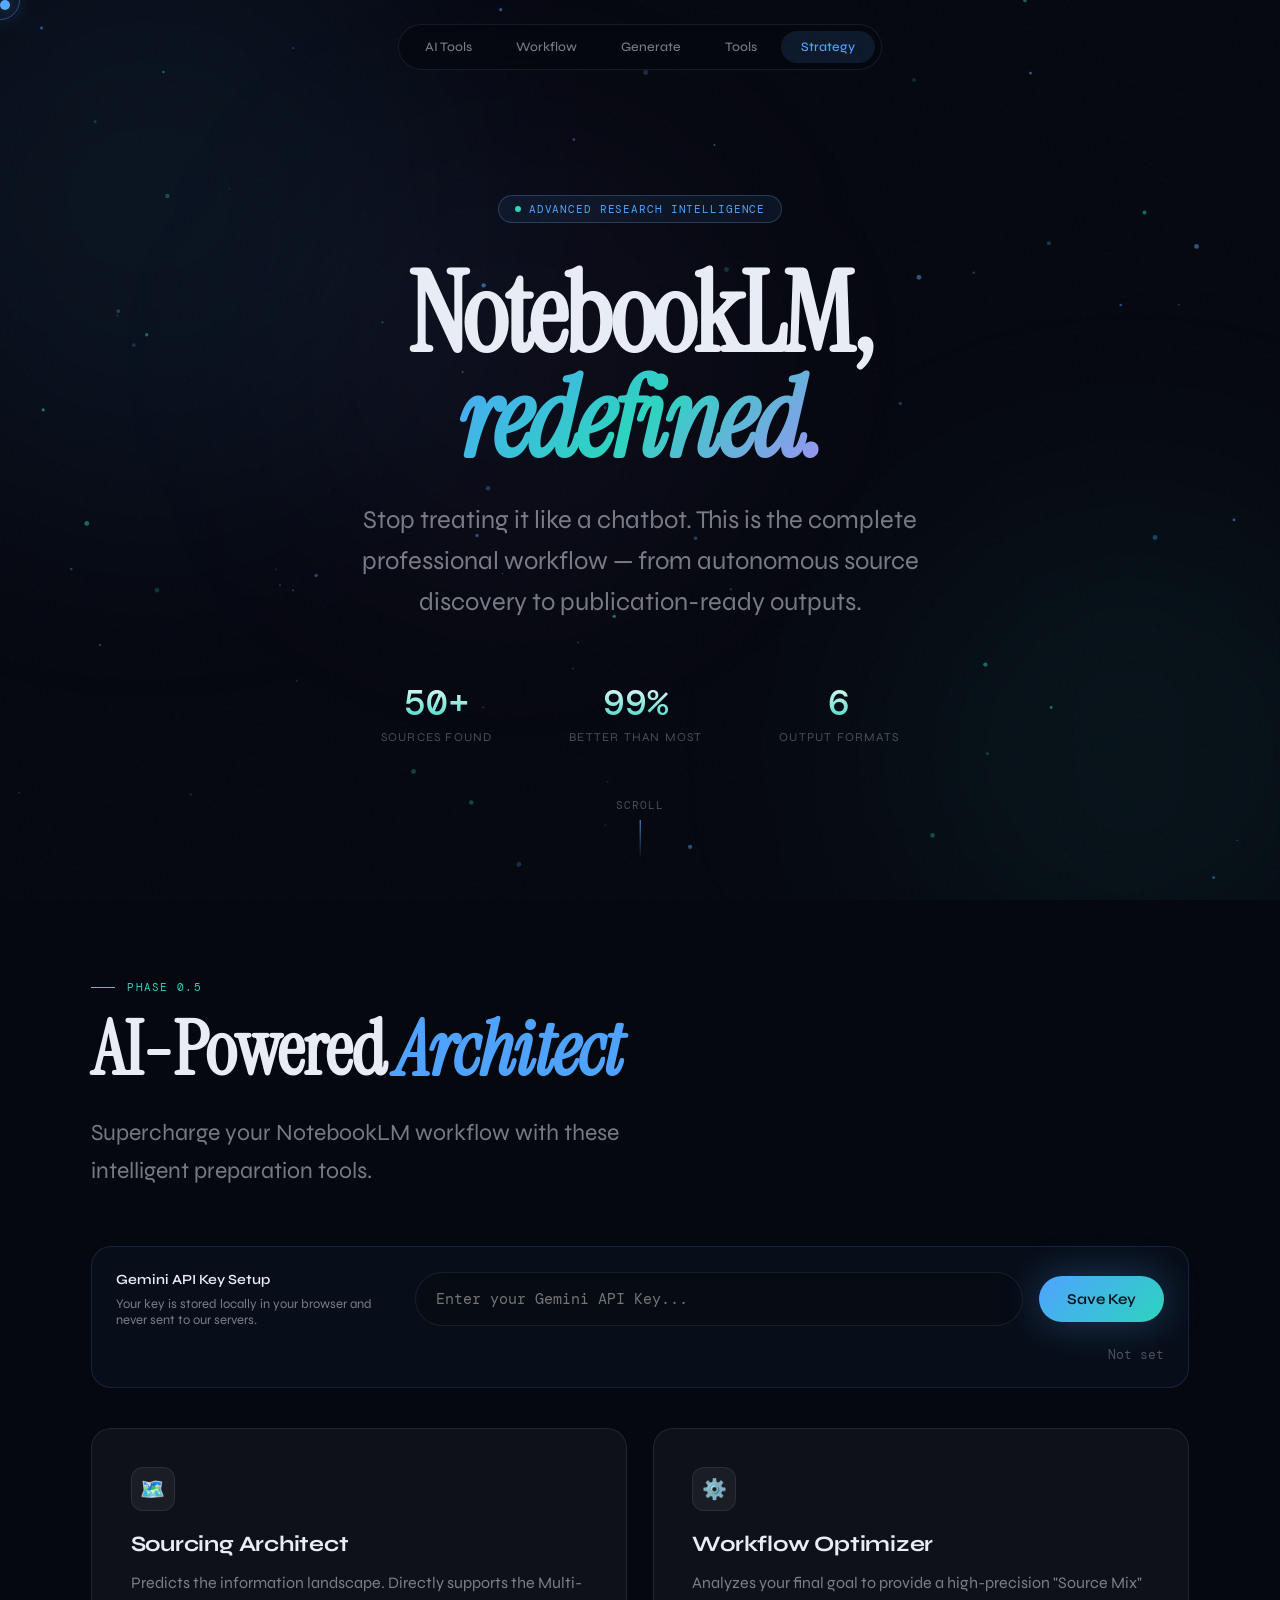
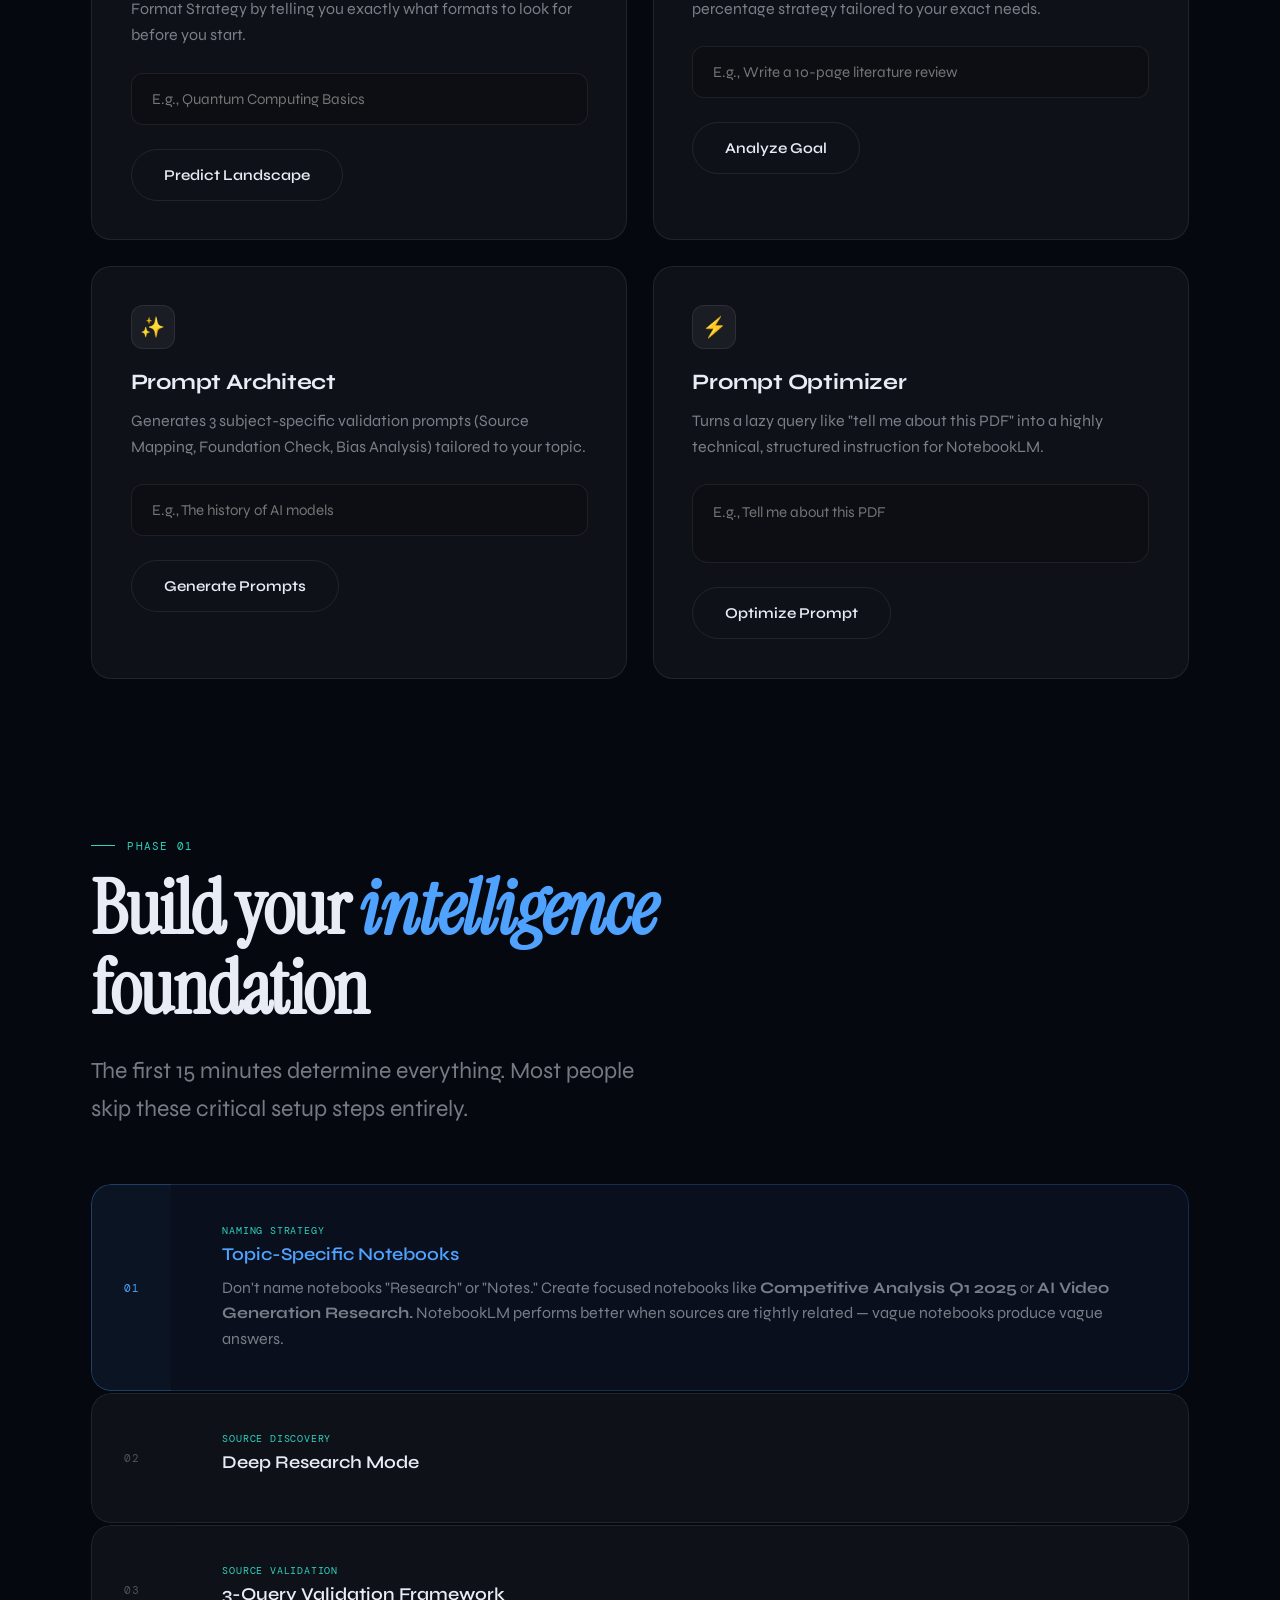
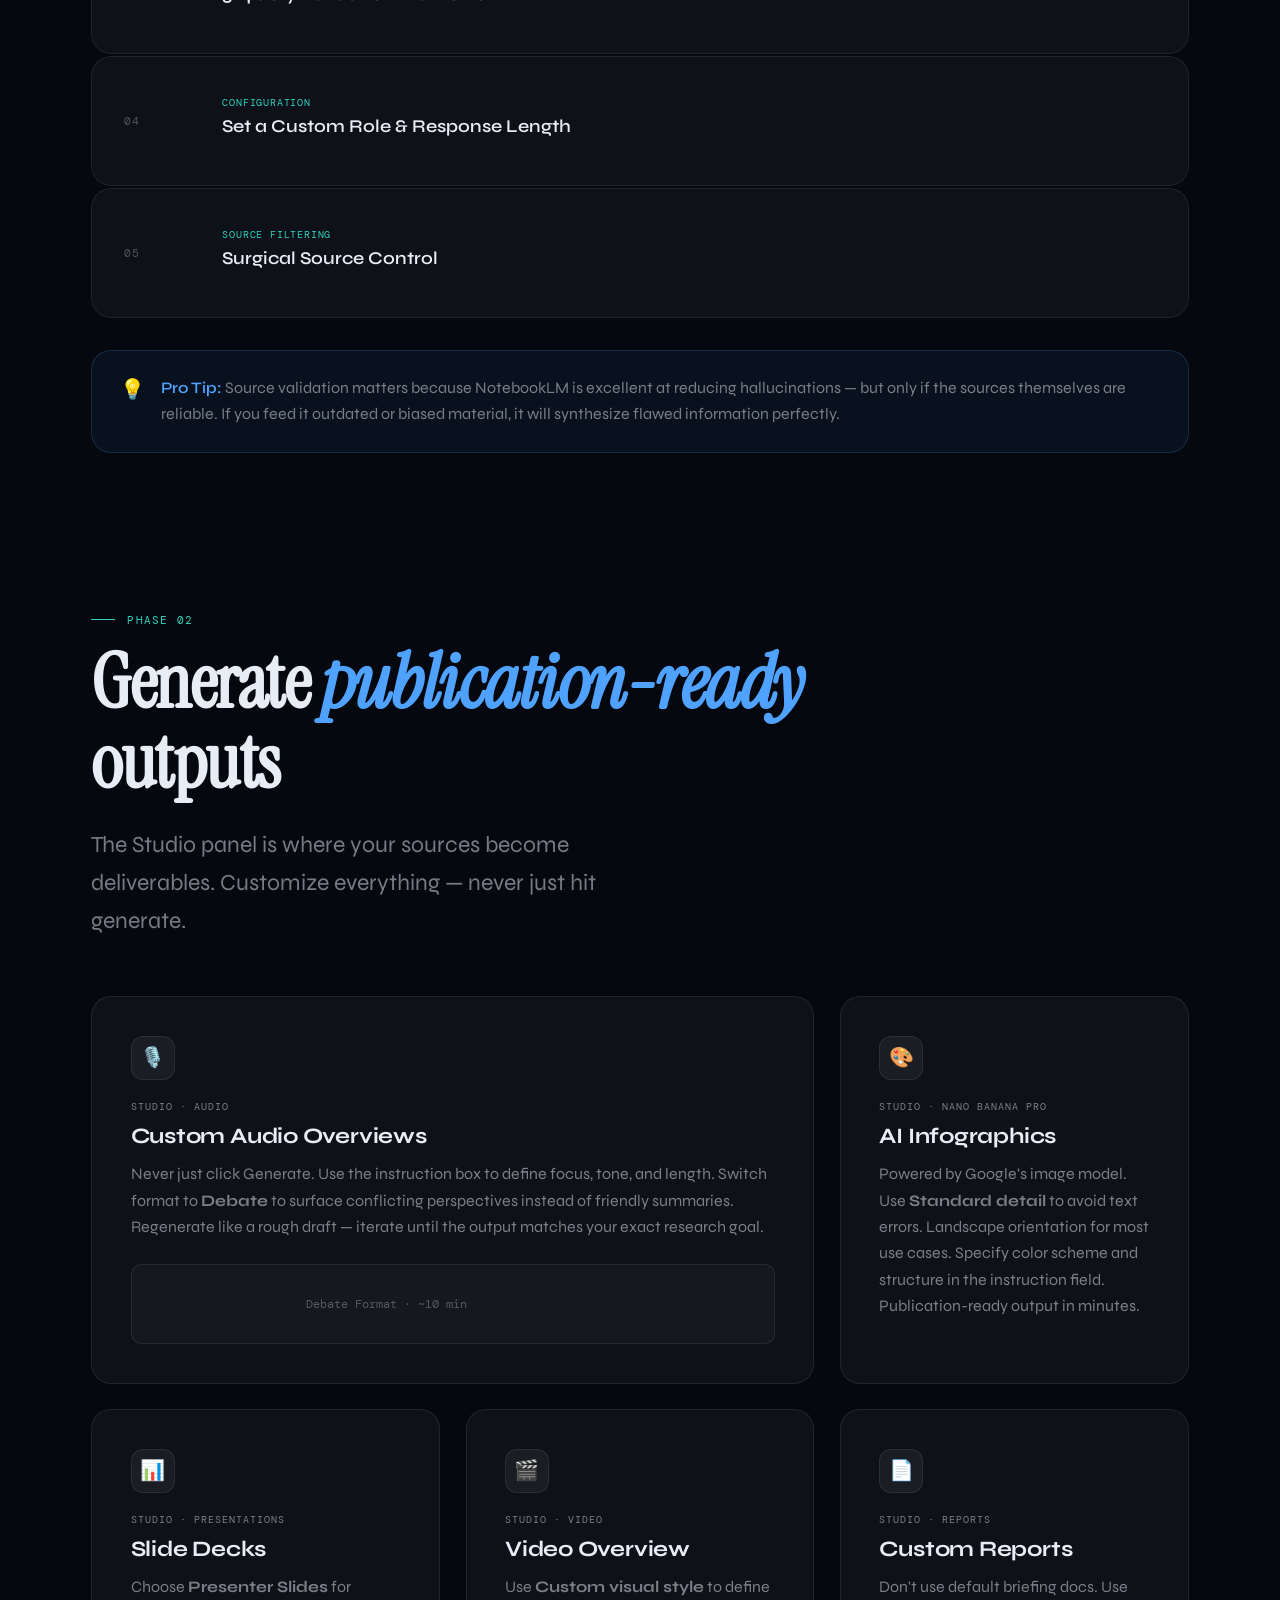
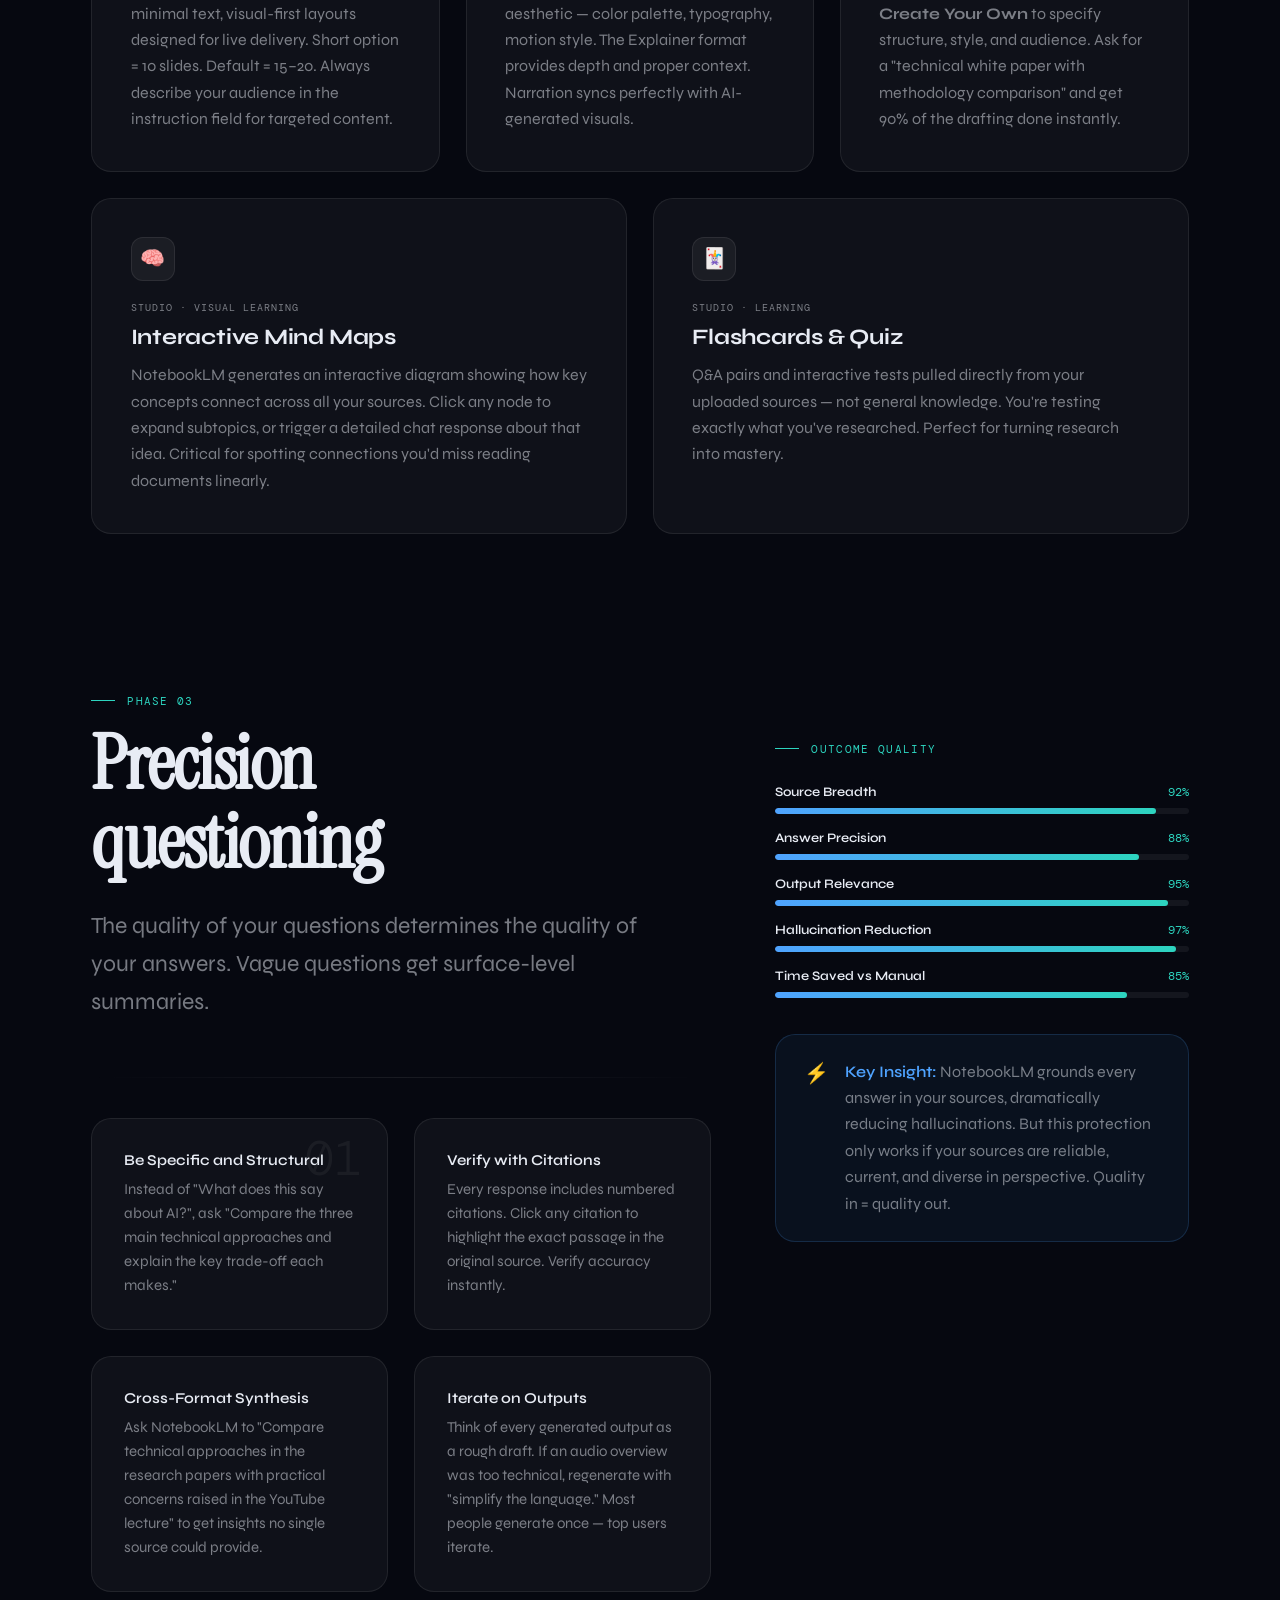
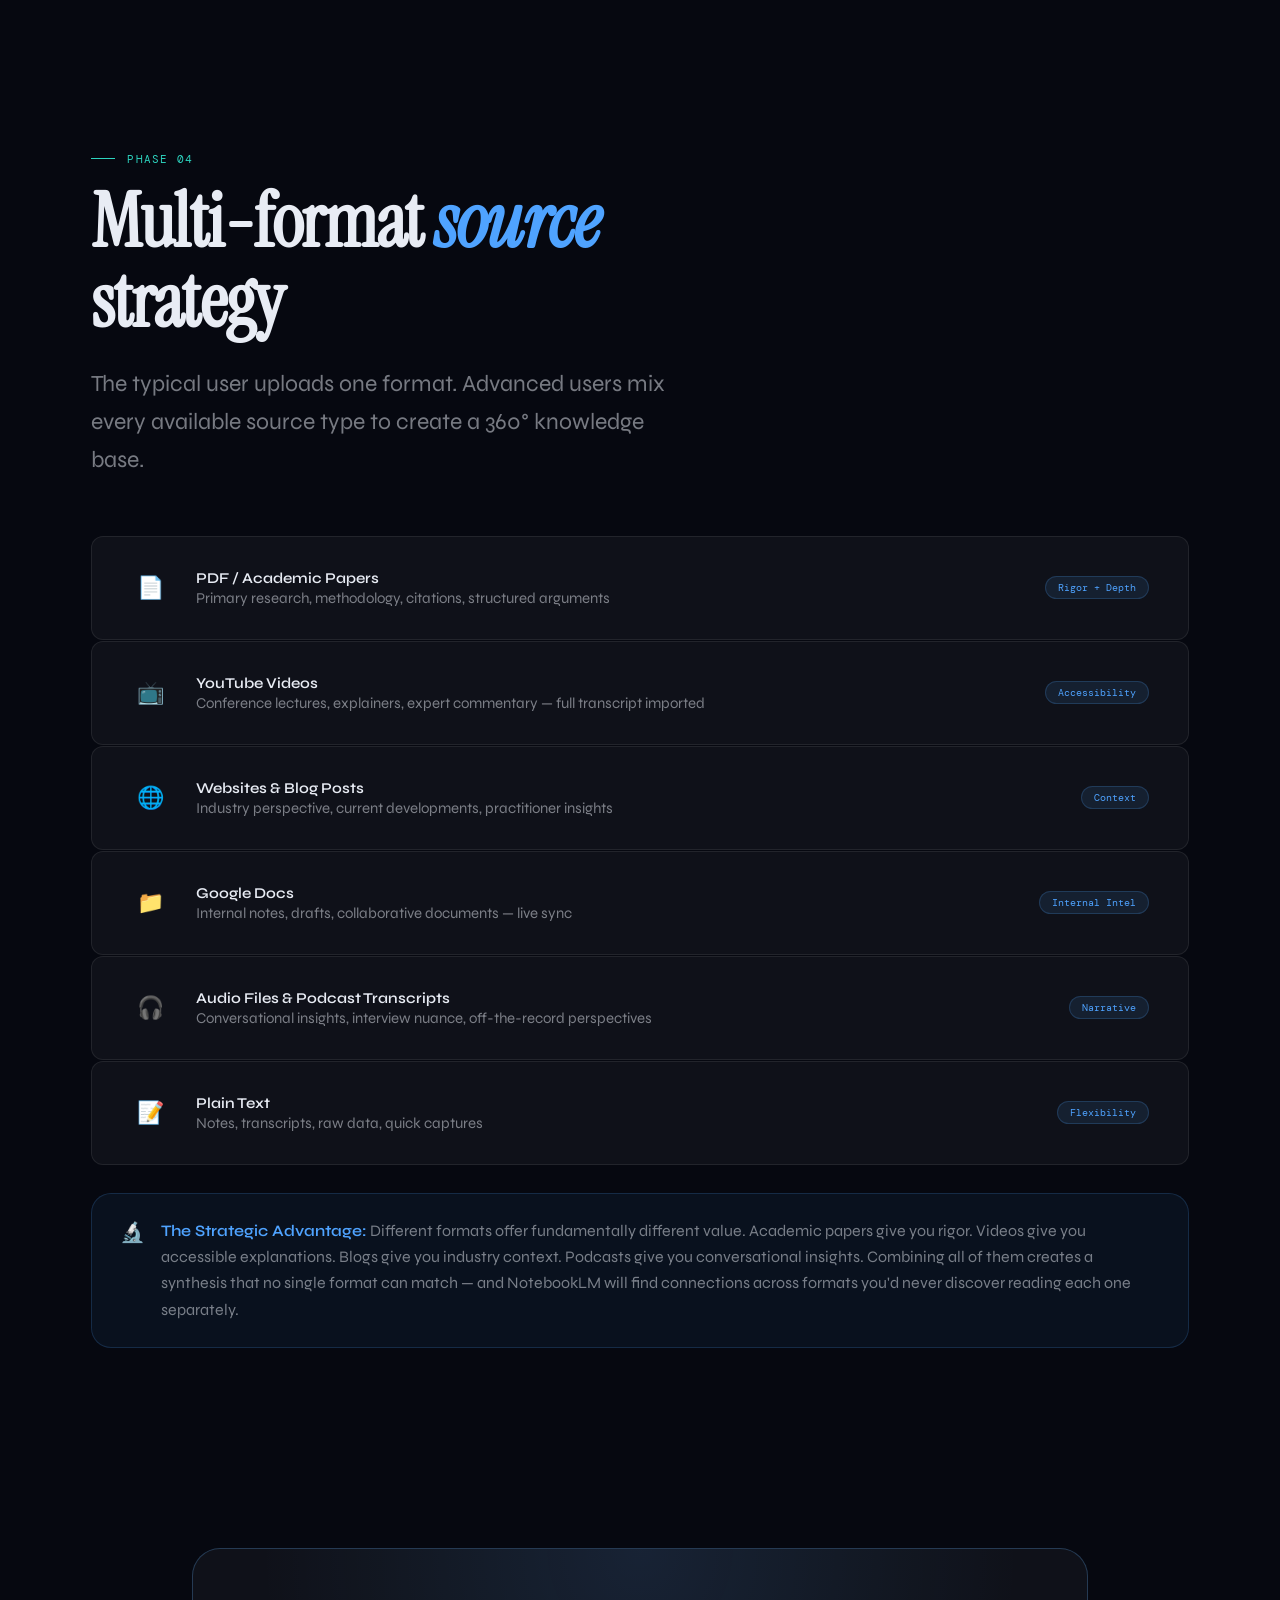
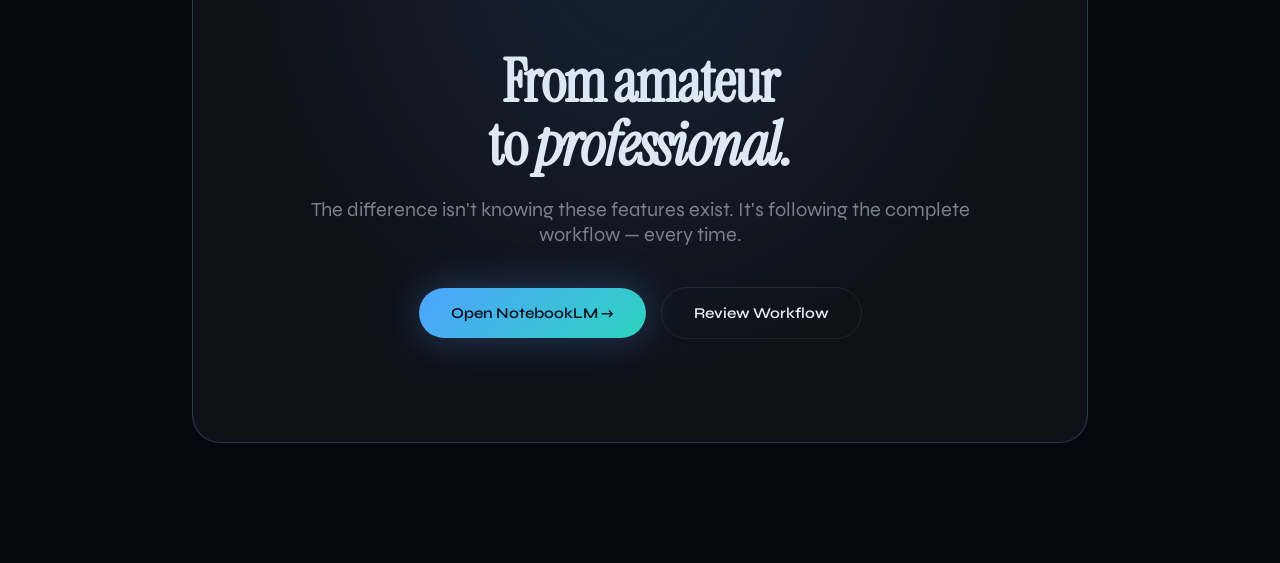
<file: NotebookLM-Guideline-New/execution/Notebook-guide.html>
<!DOCTYPE html>
<html lang="en">

<head>
    <meta charset="UTF-8" />
    <meta name="viewport" content="width=device-width, initial-scale=1.0" />
    <title>NotebookLM — Advanced Intelligence System</title>
    <link rel="preconnect" href="https://fonts.googleapis.com" />
    <link rel="preconnect" href="https://fonts.gstatic.com" crossorigin />
    <link
        href="https://fonts.googleapis.com/css2?family=Instrument+Serif:ital@0;1&family=DM+Mono:wght@300;400;500&family=Syne:wght@400;500;600;700;800&display=swap"
        rel="stylesheet" />
    <style>
        *,
        *::before,
        *::after {
            box-sizing: border-box;
            margin: 0;
            padding: 0;
        }

        :root {
            --bg: #060810;
            --surface: rgba(255, 255, 255, 0.04);
            --surface-hover: rgba(255, 255, 255, 0.07);
            --border: rgba(255, 255, 255, 0.08);
            --border-glow: rgba(100, 180, 255, 0.25);
            --text: #e8ecf4;
            --text-muted: rgba(232, 236, 244, 0.5);
            --text-dim: rgba(232, 236, 244, 0.3);
            --accent-blue: #4fa3ff;
            --accent-teal: #2dd4bf;
            --accent-violet: #a78bfa;
            --accent-pink: #f472b6;
            --glow-blue: rgba(79, 163, 255, 0.15);
            --glow-teal: rgba(45, 212, 191, 0.12);
            --glow-violet: rgba(167, 139, 250, 0.12);
            --radius-sm: 12px;
            --radius: 20px;
            --radius-lg: 28px;
        }

        html {
            scroll-behavior: smooth;
        }

        body {
            background: var(--bg);
            color: var(--text);
            font-family: 'Syne', sans-serif;
            overflow-x: hidden;
            cursor: none;
        }

        /* === CUSTOM CURSOR === */
        .cursor {
            position: fixed;
            width: 10px;
            height: 10px;
            border-radius: 50%;
            background: var(--accent-blue);
            pointer-events: none;
            z-index: 9999;
            transition: transform 0.1s ease;
            mix-blend-mode: screen;
            box-shadow: 0 0 20px var(--accent-blue);
        }

        .cursor-ring {
            position: fixed;
            width: 40px;
            height: 40px;
            border-radius: 50%;
            border: 1px solid rgba(79, 163, 255, 0.4);
            pointer-events: none;
            z-index: 9998;
            transition: all 0.18s ease;
        }

        /* === NOISE OVERLAY === */
        body::before {
            content: '';
            position: fixed;
            inset: 0;
            background-image: url("data:image/svg+xml,%3Csvg viewBox='0 0 256 256' xmlns='http://www.w3.org/2000/svg'%3E%3Cfilter id='noise'%3E%3CfeTurbulence type='fractalNoise' baseFrequency='0.9' numOctaves='4' stitchTiles='stitch'/%3E%3C/filter%3E%3Crect width='100%25' height='100%25' filter='url(%23noise)' opacity='0.03'/%3E%3C/svg%3E");
            pointer-events: none;
            z-index: 0;
            opacity: 0.6;
        }

        /* === AMBIENT GLOW BG === */
        .ambient {
            position: fixed;
            inset: 0;
            pointer-events: none;
            z-index: 0;
            overflow: hidden;
        }

        .ambient-orb {
            position: absolute;
            border-radius: 50%;
            filter: blur(120px);
            animation: drift 20s ease-in-out infinite alternate;
        }

        .orb-1 {
            width: 600px;
            height: 600px;
            background: rgba(79, 163, 255, 0.07);
            top: -100px;
            left: -150px;
            animation-delay: 0s;
        }

        .orb-2 {
            width: 500px;
            height: 500px;
            background: rgba(45, 212, 191, 0.06);
            bottom: -100px;
            right: -100px;
            animation-delay: -8s;
        }

        .orb-3 {
            width: 400px;
            height: 400px;
            background: rgba(167, 139, 250, 0.05);
            top: 40%;
            left: 40%;
            transform: translate(-50%, -50%);
            animation-delay: -4s;
        }

        @keyframes drift {
            from {
                transform: translate(0, 0) scale(1);
            }

            to {
                transform: translate(40px, 30px) scale(1.1);
            }
        }

        /* === LAYOUT === */
        .container {
            width: 100%;
            max-width: clamp(1200px, 92vw, 2400px);
            margin: 0 auto;
            padding: 0 4vw;
            position: relative;
            z-index: 1;
        }

        /* === HERO === */
        .hero {
            min-height: 100vh;
            display: flex;
            flex-direction: column;
            justify-content: center;
            align-items: center;
            text-align: center;
            padding: 120px 32px 80px;
            position: relative;
            z-index: 1;
        }

        .hero-badge {
            display: inline-flex;
            align-items: center;
            gap: 8px;
            padding: 6px 16px;
            border-radius: 100px;
            border: 1px solid var(--border-glow);
            background: rgba(79, 163, 255, 0.08);
            font-family: 'DM Mono', monospace;
            font-size: 11px;
            color: var(--accent-blue);
            letter-spacing: 0.08em;
            text-transform: uppercase;
            margin-bottom: 40px;
            animation: fadeUp 0.8s ease both;
        }

        .hero-badge .dot {
            width: 6px;
            height: 6px;
            border-radius: 50%;
            background: var(--accent-teal);
            animation: pulse 2s ease infinite;
        }

        @keyframes pulse {

            0%,
            100% {
                opacity: 1;
                transform: scale(1);
            }

            50% {
                opacity: 0.5;
                transform: scale(1.3);
            }
        }

        .hero-title {
            font-family: 'Instrument Serif', serif;
            font-size: clamp(52px, 9vw, 110px);
            line-height: 0.95;
            letter-spacing: -0.03em;
            margin-bottom: 28px;
            animation: fadeUp 0.8s 0.15s ease both;
        }

        .hero-title em {
            font-style: italic;
            background: linear-gradient(135deg, var(--accent-blue) 0%, var(--accent-teal) 50%, var(--accent-violet) 100%);
            -webkit-background-clip: text;
            -webkit-text-fill-color: transparent;
            background-clip: text;
        }

        .hero-subtitle {
            font-size: clamp(20px, 2vw, 28px);
            color: var(--text-muted);
            max-width: clamp(620px, 50vw, 900px);
            line-height: 1.6;
            margin-bottom: 56px;
            font-weight: 400;
            animation: fadeUp 0.8s 0.3s ease both;
        }

        .hero-stats {
            display: flex;
            flex-wrap: wrap;
            justify-content: center;
            gap: clamp(32px, 6vw, 84px);
            animation: fadeUp 0.8s 0.45s ease both;
        }

        .stat {
            text-align: center;
        }

        .stat-num {
            font-family: 'DM Mono', monospace;
            font-size: 36px;
            font-weight: 500;
            background: linear-gradient(180deg, #fff 0%, var(--accent-teal) 100%);
            -webkit-background-clip: text;
            -webkit-text-fill-color: transparent;
            background-clip: text;
            display: block;
        }

        .stat-label {
            font-size: 12px;
            color: var(--text-dim);
            text-transform: uppercase;
            letter-spacing: 0.1em;
        }

        .scroll-hint {
            position: absolute;
            bottom: 40px;
            left: 50%;
            transform: translateX(-50%);
            display: flex;
            flex-direction: column;
            align-items: center;
            gap: 8px;
            color: var(--text-dim);
            font-size: 11px;
            letter-spacing: 0.1em;
            text-transform: uppercase;
            font-family: 'DM Mono', monospace;
            animation: bounce 2.5s ease-in-out infinite;
        }

        .scroll-hint::after {
            content: '';
            width: 1px;
            height: 40px;
            background: linear-gradient(to bottom, var(--accent-blue), transparent);
        }

        @keyframes bounce {

            0%,
            100% {
                transform: translateX(-50%) translateY(0);
            }

            50% {
                transform: translateX(-50%) translateY(8px);
            }
        }

        @keyframes fadeUp {
            from {
                opacity: 0;
                transform: translateY(30px);
            }

            to {
                opacity: 1;
                transform: translateY(0);
            }
        }

        /* === SECTION === */
        section {
            padding: 80px 0;
            position: relative;
            z-index: 1;
        }

        .section-label {
            font-family: 'DM Mono', monospace;
            font-size: 11px;
            color: var(--accent-teal);
            letter-spacing: 0.12em;
            text-transform: uppercase;
            margin-bottom: 16px;
            display: flex;
            align-items: center;
            gap: 12px;
        }

        .section-label::before {
            content: '';
            display: block;
            width: 24px;
            height: 1px;
            background: var(--accent-teal);
        }

        .section-title {
            font-family: 'Instrument Serif', serif;
            font-size: clamp(48px, 6.5vw, 76px);
            line-height: 1.05;
            letter-spacing: -0.02em;
            margin-bottom: 24px;
        }

        .section-title em {
            font-style: italic;
            color: var(--accent-blue);
        }

        .section-sub {
            color: var(--text-muted);
            font-size: clamp(18px, 1.8vw, 24px);
            max-width: clamp(520px, 45vw, 800px);
            line-height: 1.65;
            margin-bottom: 56px;
        }

        /* === GLASS CARD === */
        .glass-card {
            background: var(--surface);
            border: 1px solid var(--border);
            border-radius: var(--radius);
            backdrop-filter: blur(20px);
            -webkit-backdrop-filter: blur(20px);
            padding: 32px;
            transition: all 0.3s ease;
            position: relative;
            overflow: hidden;
        }

        .glass-card::before {
            content: '';
            position: absolute;
            inset: 0;
            background: radial-gradient(circle at var(--mx, 50%) var(--my, 50%), rgba(255, 255, 255, 0.04) 0%, transparent 60%);
            opacity: 0;
            transition: opacity 0.3s;
            pointer-events: none;
        }

        .glass-card:hover::before {
            opacity: 1;
        }

        .glass-card:hover {
            border-color: rgba(79, 163, 255, 0.2);
            background: var(--surface-hover);
            transform: translateY(-2px);
            box-shadow: 0 20px 60px rgba(0, 0, 0, 0.4), 0 0 0 1px rgba(79, 163, 255, 0.1);
        }

        /* === WORKFLOW STEPS === */
        .workflow-steps {
            display: flex;
            flex-direction: column;
            gap: 2px;
        }

        .step-item {
            display: grid;
            grid-template-columns: minmax(80px, 6vw) 1fr;
            gap: 0;
            cursor: pointer;
            border-radius: var(--radius);
            overflow: hidden;
            transition: all 0.4s cubic-bezier(0.34, 1.56, 0.64, 1);
        }

        .step-number {
            display: flex;
            align-items: center;
            justify-content: center;
            background: var(--surface);
            border: 1px solid var(--border);
            font-family: 'DM Mono', monospace;
            font-size: 11px;
            color: var(--text-dim);
            letter-spacing: 0.05em;
            border-right: none;
            border-radius: var(--radius) 0 0 var(--radius);
            flex-direction: column;
            gap: 4px;
            padding: 20px 0;
        }

        .step-body {
            background: var(--surface);
            border: 1px solid var(--border);
            border-left: none;
            padding: clamp(24px, 3vw, 40px) clamp(28px, 4vw, 56px);
            border-radius: 0 var(--radius) var(--radius) 0;
            transition: all 0.3s ease;
        }

        .step-item:hover .step-number,
        .step-item.active .step-number {
            background: rgba(79, 163, 255, 0.08);
        }

        .step-item:hover .step-body,
        .step-item.active .step-body {
            background: rgba(79, 163, 255, 0.05);
            border-color: rgba(79, 163, 255, 0.2);
        }

        .step-item.active .step-number {
            color: var(--accent-blue);
            border-color: rgba(79, 163, 255, 0.3);
        }

        .step-tag {
            font-size: 10px;
            font-family: 'DM Mono', monospace;
            color: var(--accent-teal);
            letter-spacing: 0.08em;
            text-transform: uppercase;
            margin-bottom: 6px;
        }

        .step-name {
            font-size: 18px;
            font-weight: 600;
            margin-bottom: 0;
            transition: color 0.3s;
        }

        .step-item:hover .step-name,
        .step-item.active .step-name {
            color: var(--accent-blue);
        }

        .step-desc {
            font-size: 16px;
            color: var(--text-muted);
            line-height: 1.6;
            margin-top: 10px;
            max-height: 0;
            overflow: hidden;
            transition: max-height 0.4s ease, margin-top 0.4s ease, opacity 0.3s ease;
            opacity: 0;
        }

        .step-item.active .step-desc {
            max-height: 200px;
            opacity: 1;
            margin-top: 10px;
        }

        /* === BENTO GRID === */
        .bento {
            display: grid;
            grid-template-columns: repeat(12, 1fr);
            gap: clamp(16px, 2vw, 32px);
        }

        .bento-card {
            background: var(--surface);
            border: 1px solid var(--border);
            border-radius: var(--radius);
            padding: clamp(28px, 3vw, 48px);
            transition: all 0.3s ease;
            position: relative;
            overflow: hidden;
            cursor: pointer;
            display: flex;
            flex-direction: column;
        }

        .bento-card::after {
            content: '';
            position: absolute;
            bottom: 0;
            left: 0;
            right: 0;
            height: 2px;
            background: linear-gradient(90deg, var(--c1, var(--accent-blue)), var(--c2, var(--accent-teal)));
            transform: scaleX(0);
            transform-origin: left;
            transition: transform 0.4s ease;
        }

        .bento-card:hover::after {
            transform: scaleX(1);
        }

        .bento-card:hover {
            background: var(--surface-hover);
            border-color: rgba(255, 255, 255, 0.14);
            transform: translateY(-4px);
            box-shadow: 0 24px 64px rgba(0, 0, 0, 0.5);
        }

        .bc-1 {
            grid-column: span 8;
            min-height: 280px;
            --c1: var(--accent-blue);
            --c2: var(--accent-teal);
        }

        .bc-2 {
            grid-column: span 4;
            min-height: 280px;
            --c1: var(--accent-violet);
            --c2: var(--accent-pink);
        }

        .bc-3 {
            grid-column: span 4;
            --c1: var(--accent-teal);
            --c2: var(--accent-blue);
        }

        .bc-4 {
            grid-column: span 4;
            --c1: var(--accent-pink);
            --c2: var(--accent-violet);
        }

        .bc-5 {
            grid-column: span 4;
            --c1: var(--accent-violet);
            --c2: var(--accent-teal);
        }

        .bc-6 {
            grid-column: span 6;
            --c1: var(--accent-blue);
            --c2: var(--accent-violet);
        }

        .bc-7 {
            grid-column: span 6;
            --c1: var(--accent-teal);
            --c2: var(--accent-pink);
        }

        .card-icon {
            width: 44px;
            height: 44px;
            border-radius: 12px;
            display: flex;
            align-items: center;
            justify-content: center;
            margin-bottom: 20px;
            font-size: 20px;
            background: rgba(255, 255, 255, 0.05);
            border: 1px solid var(--border);
        }

        .card-tag {
            font-family: 'DM Mono', monospace;
            font-size: 10px;
            letter-spacing: 0.1em;
            text-transform: uppercase;
            margin-bottom: 10px;
            opacity: 0.5;
        }

        .card-title {
            font-size: 22px;
            font-weight: 700;
            line-height: 1.2;
            margin-bottom: 12px;
            letter-spacing: -0.01em;
        }

        .card-desc {
            font-size: 16px;
            color: var(--text-muted);
            line-height: 1.65;
        }

        .card-visual {
            margin-top: 24px;
            height: 80px;
            border-radius: 10px;
            background: rgba(255, 255, 255, 0.03);
            border: 1px solid var(--border);
            display: flex;
            align-items: center;
            padding: 0 16px;
            gap: 12px;
        }

        .wave-bar {
            width: 3px;
            border-radius: 2px;
            background: var(--accent-teal);
            animation: wave 1.2s ease-in-out infinite alternate;
        }

        @keyframes wave {
            from {
                height: 8px;
                opacity: 0.4;
            }

            to {
                height: var(--h, 40px);
                opacity: 1;
            }
        }

        /* === TIPS GRID === */
        .tips-grid {
            display: grid;
            grid-template-columns: repeat(auto-fit, minmax(clamp(260px, 20vw, 400px), 1fr));
            gap: clamp(16px, 2vw, 32px);
        }

        .tip-card {
            background: var(--surface);
            border: 1px solid var(--border);
            border-radius: var(--radius);
            padding: clamp(24px, 2.5vw, 40px);
            position: relative;
            transition: all 0.3s ease;
            display: flex;
            flex-direction: column;
            justify-content: center;
        }

        .tip-card:hover {
            border-color: rgba(167, 139, 250, 0.3);
            background: rgba(167, 139, 250, 0.05);
            transform: translateY(-2px);
        }

        .tip-num {
            font-family: 'DM Mono', monospace;
            font-size: 48px;
            font-weight: 300;
            color: rgba(255, 255, 255, 0.05);
            position: absolute;
            top: 16px;
            right: 24px;
            line-height: 1;
        }

        .tip-head {
            font-size: 15px;
            font-weight: 600;
            margin-bottom: 8px;
        }

        .tip-text {
            font-size: 15px;
            color: var(--text-muted);
            line-height: 1.6;
        }

        /* === FORMATS === */
        .formats-list {
            display: flex;
            flex-direction: column;
            gap: 1px;
        }

        .format-item {
            display: flex;
            align-items: center;
            gap: clamp(20px, 2vw, 36px);
            padding: clamp(20px, 2.5vw, 32px) clamp(24px, 3vw, 40px);
            background: var(--surface);
            border: 1px solid var(--border);
            border-radius: var(--radius-sm);
            transition: all 0.25s ease;
            cursor: default;
        }

        .format-item:hover {
            border-color: rgba(79, 163, 255, 0.25);
            background: rgba(79, 163, 255, 0.04);
            transform: translateX(6px);
        }

        .format-emoji {
            font-size: 22px;
            width: 40px;
            text-align: center;
        }

        .format-name {
            font-weight: 600;
            font-size: 15px;
        }

        .format-value {
            font-size: 15px;
            color: var(--text-muted);
            margin-top: 2px;
        }

        .format-badge {
            margin-left: auto;
            padding: 4px 12px;
            border-radius: 100px;
            background: rgba(79, 163, 255, 0.1);
            border: 1px solid rgba(79, 163, 255, 0.2);
            font-family: 'DM Mono', monospace;
            font-size: 10px;
            color: var(--accent-blue);
            white-space: nowrap;
        }

        /* === DIVIDER === */
        .divider {
            height: 1px;
            background: linear-gradient(90deg, transparent, var(--border), transparent);
            margin: 40px 0;
        }

        /* === PROGRESS BAR === */
        .progress-container {
            display: flex;
            flex-direction: column;
            gap: 16px;
        }

        .progress-header {
            display: flex;
            justify-content: space-between;
            align-items: center;
            margin-bottom: 8px;
            font-size: 13px;
        }

        .progress-label {
            font-weight: 600;
        }

        .progress-pct {
            font-family: 'DM Mono', monospace;
            color: var(--accent-teal);
            font-size: 12px;
        }

        .progress-track {
            height: 6px;
            background: rgba(255, 255, 255, 0.06);
            border-radius: 100px;
            overflow: hidden;
        }

        .progress-fill {
            height: 100%;
            border-radius: 100px;
            background: linear-gradient(90deg, var(--accent-blue), var(--accent-teal));
            width: 0%;
            transition: width 1.5s cubic-bezier(0.34, 1.56, 0.64, 1);
        }

        .progress-fill.animated {
            width: var(--target);
        }

        /* === CTA === */
        .cta-section {
            padding: 120px 0;
            text-align: center;
        }

        .cta-box {
            background: var(--surface);
            border: 1px solid var(--border-glow);
            border-radius: var(--radius-lg);
            padding: clamp(80px, 8vw, 140px) clamp(60px, 6vw, 120px);
            position: relative;
            overflow: hidden;
            max-width: clamp(800px, 70vw, 1200px);
            margin: 0 auto;
        }

        .cta-box::before {
            content: '';
            position: absolute;
            inset: 0;
            background: radial-gradient(ellipse at 50% 0%, rgba(79, 163, 255, 0.12) 0%, transparent 60%);
            pointer-events: none;
        }

        .cta-title {
            font-family: 'Instrument Serif', serif;
            font-size: clamp(36px, 5vw, 60px);
            letter-spacing: -0.02em;
            line-height: 1.05;
            margin-bottom: 20px;
        }

        .cta-sub {
            color: var(--text-muted);
            font-size: 20px;
            margin-bottom: 40px;
        }

        .btn {
            display: inline-flex;
            align-items: center;
            gap: 10px;
            padding: 16px 32px;
            border-radius: 100px;
            font-size: 15px;
            font-weight: 600;
            font-family: 'Syne', sans-serif;
            cursor: pointer;
            transition: all 0.25s ease;
            border: none;
            text-decoration: none;
        }

        .btn-primary {
            background: linear-gradient(135deg, var(--accent-blue), var(--accent-teal));
            color: #0a0f1a;
            box-shadow: 0 0 40px rgba(79, 163, 255, 0.3);
        }

        .btn-primary:hover {
            transform: translateY(-2px) scale(1.03);
            box-shadow: 0 0 60px rgba(79, 163, 255, 0.5);
        }

        .btn-ghost {
            background: transparent;
            color: var(--text);
            border: 1px solid var(--border);
            margin-left: 12px;
        }

        .btn-ghost:hover {
            border-color: rgba(255, 255, 255, 0.2);
            background: rgba(255, 255, 255, 0.04);
        }

        /* === FLOATING NAV === */
        .floating-nav {
            position: fixed;
            top: 24px;
            left: 50%;
            transform: translateX(-50%);
            z-index: 100;
            display: flex;
            align-items: center;
            gap: 4px;
            background: rgba(6, 8, 16, 0.8);
            backdrop-filter: blur(24px);
            -webkit-backdrop-filter: blur(24px);
            border: 1px solid var(--border);
            border-radius: 100px;
            padding: 6px;
            animation: fadeDown 0.8s 0.6s ease both;
        }

        @keyframes fadeDown {
            from {
                opacity: 0;
                transform: translateX(-50%) translateY(-16px);
            }

            to {
                opacity: 1;
                transform: translateX(-50%) translateY(0);
            }
        }

        .nav-pill {
            padding: 8px 20px;
            border-radius: 100px;
            font-size: 13px;
            font-weight: 500;
            color: var(--text-muted);
            cursor: pointer;
            transition: all 0.2s ease;
            text-decoration: none;
            white-space: nowrap;
        }

        .nav-pill:hover,
        .nav-pill.active {
            background: rgba(79, 163, 255, 0.12);
            color: var(--accent-blue);
        }

        /* === HIGHLIGHT BOX === */
        .highlight-box {
            background: rgba(79, 163, 255, 0.06);
            border: 1px solid rgba(79, 163, 255, 0.18);
            border-radius: var(--radius);
            padding: 24px 28px;
            display: flex;
            gap: 16px;
            align-items: flex-start;
        }

        .hb-icon {
            font-size: 20px;
            flex-shrink: 0;
            margin-top: 2px;
        }

        .hb-text {
            font-size: 16px;
            color: var(--text-muted);
            line-height: 1.65;
        }

        /* === AI FEATURES === */
        .glass-input {
            width: 100%;
            background: rgba(0, 0, 0, 0.2);
            border: 1px solid var(--border);
            border-radius: 12px;
            padding: 16px 20px;
            color: var(--text);
            font-family: 'Syne', sans-serif;
            font-size: 15px;
            outline: none;
            transition: all 0.3s ease;
        }

        .glass-input:focus {
            border-color: var(--accent-blue);
            box-shadow: 0 0 20px rgba(79, 163, 255, 0.15);
        }

        .tool-interaction {
            display: flex;
            flex-direction: column;
            gap: 12px;
            position: relative;
            z-index: 10;
        }

        .tool-output {
            margin-top: 24px;
            padding: 24px;
            border-radius: 12px;
            background: rgba(45, 212, 191, 0.05);
            border: 1px solid rgba(45, 212, 191, 0.15);
            font-size: 14px;
            color: var(--text-muted);
            line-height: 1.6;
            display: none;
        }

        .tool-output.active {
            display: block;
            animation: fadeUp 0.5s ease;
        }

        .hb-text strong {
            color: var(--accent-blue);
            font-weight: 600;
        }

        /* === RESPONSIVE === */
        @media (max-width: 768px) {
            .bento {
                display: flex;
                flex-direction: column;
                gap: 16px;
            }

            .hero-stats {
                gap: 28px;
            }

            .floating-nav .nav-pill:not(:first-child):not(:last-child) {
                display: none;
            }

            .cta-box {
                padding: 48px 28px;
            }

            .step-item {
                grid-template-columns: 60px 1fr;
            }
        }

        /* === SCROLL REVEAL === */
        .reveal {
            opacity: 0;
            transform: translateY(32px);
            transition: opacity 0.7s ease, transform 0.7s ease;
        }

        .reveal.visible {
            opacity: 1;
            transform: translateY(0);
        }

        .reveal-delay-1 {
            transition-delay: 0.1s;
        }

        .reveal-delay-2 {
            transition-delay: 0.2s;
        }

        .reveal-delay-3 {
            transition-delay: 0.3s;
        }
    </style>
</head>

<body>

    <!-- Cursor -->
    <div class="cursor" id="cursor"></div>
    <div class="cursor-ring" id="cursorRing"></div>

    <!-- Ambient -->
    <div class="ambient">
        <canvas id="particles-canvas"
            style="position: absolute; inset: 0; width: 100%; height: 100%; pointer-events: none; opacity: 0.8; mix-blend-mode: screen;"></canvas>
        <div class="ambient-orb orb-1"></div>
        <div class="ambient-orb orb-2"></div>
        <div class="ambient-orb orb-3"></div>
    </div>

    <!-- Nav -->
    <nav class="floating-nav">
        <a href="#ai-tools" class="nav-pill">AI Tools</a>
        <a href="#workflow" class="nav-pill">Workflow</a>
        <a href="#generate" class="nav-pill">Generate</a>
        <a href="#tools" class="nav-pill">Tools</a>
        <a href="#strategy" class="nav-pill">Strategy</a>
    </nav>

    <!-- Hero -->
    <section class="hero">
        <div class="hero-badge">
            <span class="dot"></span>
            Advanced Research Intelligence
        </div>
        <h1 class="hero-title">
            NotebookLM,<br /><em>redefined.</em>
        </h1>
        <p class="hero-subtitle">
            Stop treating it like a chatbot. This is the complete professional workflow — from autonomous source
            discovery to publication-ready outputs.
        </p>
        <div class="hero-stats">
            <div class="stat">
                <span class="stat-num">50+</span>
                <span class="stat-label">Sources Found</span>
            </div>
            <div class="stat">
                <span class="stat-num">99%</span>
                <span class="stat-label">Better Than Most</span>
            </div>
            <div class="stat">
                <span class="stat-num">6</span>
                <span class="stat-label">Output Formats</span>
            </div>
        </div>
        <div class="scroll-hint">scroll</div>
    </section>

    <!-- Section: AI Features -->
    <section id="ai-tools">
        <div class="container">
            <div class="section-label">Phase 0.5</div>
            <h2 class="section-title reveal">AI-Powered <em>Architect</em></h2>
            <p class="section-sub reveal reveal-delay-1">Supercharge your NotebookLM workflow with these intelligent
                preparation tools.</p>

            <div class="api-key-container reveal reveal-delay-2"
                style="margin-bottom: 40px; display: flex; flex-wrap: wrap; gap: 16px; align-items: center; background: rgba(79, 163, 255, 0.04); padding: 24px; border-radius: var(--radius); border: 1px solid rgba(79, 163, 255, 0.15);">
                <div style="flex: 1; min-width: 280px;">
                    <div style="font-size: 14px; font-weight: 600; margin-bottom: 8px;">Gemini API Key Setup</div>
                    <div style="font-size: 13px; color: var(--text-muted);">Your key is stored locally in your browser
                        and never sent to our servers.</div>
                </div>
                <input type="password" id="gemini-api-key" placeholder="Enter your Gemini API Key..."
                    class="glass-input"
                    style="flex: 2; min-width: 250px; border-radius: 100px; font-family: 'DM Mono', monospace;">
                <button id="save-key-btn" class="btn btn-primary" style="padding: 14px 28px;">Save Key</button>
                <div style="width: 100%; text-align: right;"><span id="key-status"
                        style="font-size: 13px; color: var(--text-dim); font-family: 'DM Mono', monospace;">Not
                        set</span></div>
            </div>

            <div class="bento reveal reveal-delay-3">
                <!-- Sourcing Architect -->
                <div class="bento-card bc-6">
                    <div class="card-icon">🗺️</div>
                    <div class="card-title">Sourcing Architect</div>
                    <div class="card-desc">Predicts the information landscape. Directly supports the Multi-Format
                        Strategy by telling you exactly what formats to look for before you start.</div>
                    <div class="tool-interaction" style="margin-top: 24px;">
                        <input type="text" id="source-topic" placeholder="E.g., Quantum Computing Basics"
                            class="glass-input">
                        <button class="btn btn-ghost generate-btn" onclick="runSourcingArchitect()"
                            style="margin: 12px 0 0 0; width: fit-content; z-index: 100; position: relative;">Predict
                            Landscape</button>
                    </div>
                    <div id="source-out" class="tool-output"></div>
                </div>

                <!-- Workflow Optimizer -->
                <div class="bento-card bc-6">
                    <div class="card-icon">⚙️</div>
                    <div class="card-title">Workflow Optimizer</div>
                    <div class="card-desc">Analyzes your final goal to provide a high-precision "Source Mix" percentage
                        strategy tailored to your exact needs.</div>
                    <div class="tool-interaction" style="margin-top: 24px;">
                        <input type="text" id="workflow-goal" placeholder="E.g., Write a 10-page literature review"
                            class="glass-input">
                        <button class="btn btn-ghost generate-btn" onclick="runWorkflowOptimizer()"
                            style="margin: 12px 0 0 0; width: fit-content; z-index: 100; position: relative;">Analyze
                            Goal</button>
                    </div>
                    <div id="workflow-out" class="tool-output"></div>
                </div>

                <!-- Prompt Architect -->
                <div class="bento-card bc-6">
                    <div class="card-icon">✨</div>
                    <div class="card-title">Prompt Architect</div>
                    <div class="card-desc">Generates 3 subject-specific validation prompts (Source Mapping, Foundation
                        Check, Bias Analysis) tailored to your topic.</div>
                    <div class="tool-interaction" style="margin-top: 24px;">
                        <input type="text" id="architect-topic" placeholder="E.g., The history of AI models"
                            class="glass-input">
                        <button class="btn btn-ghost generate-btn" onclick="runPromptArchitect()"
                            style="margin: 12px 0 0 0; width: fit-content; z-index: 100; position: relative;">Generate
                            Prompts</button>
                    </div>
                    <div id="architect-out" class="tool-output"></div>
                </div>

                <!-- Prompt Optimizer -->
                <div class="bento-card bc-6">
                    <div class="card-icon">⚡</div>
                    <div class="card-title">Prompt Optimizer</div>
                    <div class="card-desc">Turns a lazy query like "tell me about this PDF" into a highly technical,
                        structured instruction for NotebookLM.</div>
                    <div class="tool-interaction" style="margin-top: 24px;">
                        <textarea id="lazy-prompt" placeholder="E.g., Tell me about this PDF" class="glass-input"
                            rows="2" style="border-radius: 16px; resize: none; line-height: 1.5;"></textarea>
                        <button class="btn btn-ghost generate-btn" onclick="runPromptOptimizer()"
                            style="margin: 12px 0 0 0; width: fit-content; z-index: 100; position: relative;">Optimize
                            Prompt</button>
                    </div>
                    <div id="optimizer-out" class="tool-output"></div>
                </div>
            </div>
        </div>
    </section>

    <!-- Section 1: Workflow -->
    <section id="workflow">
        <div class="container">
            <div class="section-label">Phase 01</div>
            <h2 class="section-title reveal">Build your <em>intelligence</em><br />foundation</h2>
            <p class="section-sub reveal reveal-delay-1">The first 15 minutes determine everything. Most people skip
                these critical setup steps entirely.</p>

            <div class="workflow-steps reveal reveal-delay-2">

                <div class="step-item" data-step="0">
                    <div class="step-number">01</div>
                    <div class="step-body">
                        <div class="step-tag">Naming Strategy</div>
                        <div class="step-name">Topic-Specific Notebooks</div>
                        <div class="step-desc">Don't name notebooks "Research" or "Notes." Create focused notebooks like
                            <strong>Competitive Analysis Q1 2025</strong> or <strong>AI Video Generation
                                Research.</strong> NotebookLM performs better when sources are tightly related — vague
                            notebooks produce vague answers.
                        </div>
                    </div>
                </div>

                <div class="step-item" data-step="1">
                    <div class="step-number">02</div>
                    <div class="step-body">
                        <div class="step-tag">Source Discovery</div>
                        <div class="step-name">Deep Research Mode</div>
                        <div class="step-desc">Use the dropdown arrow and select <strong>Deep Research</strong> instead
                            of Fast Research. This launches an agentic AI that autonomously evaluates sources, fills
                            knowledge gaps, and imports up to 50 curated sources directly into your notebook — work that
                            would take hours manually.</div>
                    </div>
                </div>

                <div class="step-item" data-step="2">
                    <div class="step-number">03</div>
                    <div class="step-body">
                        <div class="step-tag">Source Validation</div>
                        <div class="step-name">3-Query Validation Framework</div>
                        <div class="step-desc">Before building anything else, run these three prompts: (1) Create a
                            table with each source's publication date, author credentials, and type. (2) Which sources
                            are most frequently cited by others? (3) Summarize the bias of the top five sources. Takes 5
                            minutes. Saves hours.</div>
                    </div>
                </div>

                <div class="step-item" data-step="3">
                    <div class="step-number">04</div>
                    <div class="step-body">
                        <div class="step-tag">Configuration</div>
                        <div class="step-name">Set a Custom Role & Response Length</div>
                        <div class="step-desc">In Settings (top right), set your Conversational Goal to
                            <strong>Custom</strong> and define a role — e.g., "Research analyst focused on AI safety
                            debates." Choose <strong>Longer</strong> response length for deep analysis. Configure once,
                            applies to every chat in the notebook forever.
                        </div>
                    </div>
                </div>

                <div class="step-item" data-step="4">
                    <div class="step-number">05</div>
                    <div class="step-body">
                        <div class="step-tag">Source Filtering</div>
                        <div class="step-name">Surgical Source Control</div>
                        <div class="step-desc">Never leave all sources checked. Uncheck everything, then select only 2–4
                            sources relevant to your specific question. When NotebookLM can only see the right sources,
                            answers are sharper, more technical, and free of irrelevant noise. One master notebook,
                            infinite focused sub-queries.</div>
                    </div>
                </div>

            </div>

            <div style="margin-top:32px;" class="reveal reveal-delay-3">
                <div class="highlight-box">
                    <span class="hb-icon">💡</span>
                    <div class="hb-text"><strong>Pro Tip:</strong> Source validation matters because NotebookLM is
                        excellent at reducing hallucinations — but only if the sources themselves are reliable. If you
                        feed it outdated or biased material, it will synthesize flawed information perfectly.</div>
                </div>
            </div>
        </div>
    </section>

    <!-- Section 2: Generate -->
    <section id="generate">
        <div class="container">
            <div class="section-label">Phase 02</div>
            <h2 class="section-title reveal">Generate <em>publication-ready</em><br />outputs</h2>
            <p class="section-sub reveal reveal-delay-1">The Studio panel is where your sources become deliverables.
                Customize everything — never just hit generate.</p>

            <div class="bento reveal reveal-delay-2">

                <!-- Audio Overview -->
                <div class="bento-card bc-1">
                    <div class="card-icon">🎙️</div>
                    <div class="card-tag">Studio · Audio</div>
                    <div class="card-title">Custom Audio Overviews</div>
                    <div class="card-desc">Never just click Generate. Use the instruction box to define focus, tone, and
                        length. Switch format to <strong>Debate</strong> to surface conflicting perspectives instead of
                        friendly summaries. Regenerate like a rough draft — iterate until the output matches your exact
                        research goal.</div>
                    <div class="card-visual">
                        <div class="wave-bar" style="--h:14px; animation-delay:0s"></div>
                        <div class="wave-bar" style="--h:32px; animation-delay:0.1s"></div>
                        <div class="wave-bar" style="--h:24px; animation-delay:0.2s"></div>
                        <div class="wave-bar" style="--h:42px; animation-delay:0.3s"></div>
                        <div class="wave-bar" style="--h:18px; animation-delay:0.4s"></div>
                        <div class="wave-bar" style="--h:36px; animation-delay:0.5s"></div>
                        <div class="wave-bar" style="--h:28px; animation-delay:0.15s"></div>
                        <div class="wave-bar" style="--h:44px; animation-delay:0.25s"></div>
                        <div class="wave-bar" style="--h:20px; animation-delay:0.35s"></div>
                        <div class="wave-bar" style="--h:30px; animation-delay:0.45s"></div>
                        <span
                            style="margin-left:8px;font-family:'DM Mono',monospace;font-size:12px;color:var(--text-dim);">Debate
                            Format · ~10 min</span>
                    </div>
                </div>

                <!-- Infographic -->
                <div class="bento-card bc-2">
                    <div class="card-icon">🎨</div>
                    <div class="card-tag">Studio · Nano Banana Pro</div>
                    <div class="card-title">AI Infographics</div>
                    <div class="card-desc">Powered by Google's image model. Use <strong>Standard detail</strong> to
                        avoid text errors. Landscape orientation for most use cases. Specify color scheme and structure
                        in the instruction field. Publication-ready output in minutes.</div>
                </div>

                <!-- Slide Deck -->
                <div class="bento-card bc-3">
                    <div class="card-icon">📊</div>
                    <div class="card-tag">Studio · Presentations</div>
                    <div class="card-title">Slide Decks</div>
                    <div class="card-desc">Choose <strong>Presenter Slides</strong> for minimal text, visual-first
                        layouts designed for live delivery. Short option = 10 slides. Default = 15–20. Always describe
                        your audience in the instruction field for targeted content.</div>
                </div>

                <!-- Video -->
                <div class="bento-card bc-4">
                    <div class="card-icon">🎬</div>
                    <div class="card-tag">Studio · Video</div>
                    <div class="card-title">Video Overview</div>
                    <div class="card-desc">Use <strong>Custom visual style</strong> to define aesthetic — color palette,
                        typography, motion style. The Explainer format provides depth and proper context. Narration
                        syncs perfectly with AI-generated visuals.</div>
                </div>

                <!-- Reports -->
                <div class="bento-card bc-5">
                    <div class="card-icon">📄</div>
                    <div class="card-tag">Studio · Reports</div>
                    <div class="card-title">Custom Reports</div>
                    <div class="card-desc">Don't use default briefing docs. Use <strong>Create Your Own</strong> to
                        specify structure, style, and audience. Ask for a "technical white paper with methodology
                        comparison" and get 90% of the drafting done instantly.</div>
                </div>

                <!-- Mind Map -->
                <div class="bento-card bc-6">
                    <div class="card-icon">🧠</div>
                    <div class="card-tag">Studio · Visual Learning</div>
                    <div class="card-title">Interactive Mind Maps</div>
                    <div class="card-desc">NotebookLM generates an interactive diagram showing how key concepts connect
                        across all your sources. Click any node to expand subtopics, or trigger a detailed chat response
                        about that idea. Critical for spotting connections you'd miss reading documents linearly.</div>
                </div>

                <!-- Flashcards -->
                <div class="bento-card bc-7">
                    <div class="card-icon">🃏</div>
                    <div class="card-tag">Studio · Learning</div>
                    <div class="card-title">Flashcards & Quiz</div>
                    <div class="card-desc">Q&A pairs and interactive tests pulled directly from your uploaded sources —
                        not general knowledge. You're testing exactly what you've researched. Perfect for turning
                        research into mastery.</div>
                </div>

            </div>
        </div>
    </section>

    <!-- Section 3: Tools -->
    <section id="tools">
        <div class="container">
            <div style="display:grid; grid-template-columns:1.5fr 1fr; gap:clamp(40px, 5vw, 120px); align-items:start;">
                <div>
                    <div class="section-label">Phase 03</div>
                    <h2 class="section-title reveal">Precision<br />questioning</h2>
                    <p class="section-sub reveal reveal-delay-1">The quality of your questions determines the quality of
                        your answers. Vague questions get surface-level summaries.</p>
                    <div class="divider"></div>
                    <div class="tips-grid reveal reveal-delay-2">
                        <div class="tip-card">
                            <div class="tip-num">01</div>
                            <div class="tip-head">Be Specific and Structural</div>
                            <div class="tip-text">Instead of "What does this say about AI?", ask "Compare the three main
                                technical approaches and explain the key trade-off each makes."</div>
                        </div>
                        <div class="tip-card">
                            <div class="tip-head">Verify with Citations</div>
                            <div class="tip-text">Every response includes numbered citations. Click any citation to
                                highlight the exact passage in the original source. Verify accuracy instantly.</div>
                        </div>
                        <div class="tip-card">
                            <div class="tip-head">Cross-Format Synthesis</div>
                            <div class="tip-text">Ask NotebookLM to "Compare technical approaches in the research papers
                                with practical concerns raised in the YouTube lecture" to get insights no single source
                                could provide.</div>
                        </div>
                        <div class="tip-card">
                            <div class="tip-head">Iterate on Outputs</div>
                            <div class="tip-text">Think of every generated output as a rough draft. If an audio overview
                                was too technical, regenerate with "simplify the language." Most people generate once —
                                top users iterate.</div>
                        </div>
                    </div>
                </div>

                <div class="reveal reveal-delay-1">
                    <div class="section-label" style="margin-top:48px;">Outcome Quality</div>
                    <div class="progress-container" style="margin-top:28px;" id="progressSection">
                        <div class="progress-item">
                            <div class="progress-header">
                                <span class="progress-label">Source Breadth</span>
                                <span class="progress-pct">92%</span>
                            </div>
                            <div class="progress-track">
                                <div class="progress-fill" style="--target:92%"></div>
                            </div>
                        </div>
                        <div class="progress-item">
                            <div class="progress-header">
                                <span class="progress-label">Answer Precision</span>
                                <span class="progress-pct">88%</span>
                            </div>
                            <div class="progress-track">
                                <div class="progress-fill" style="--target:88%"></div>
                            </div>
                        </div>
                        <div class="progress-item">
                            <div class="progress-header">
                                <span class="progress-label">Output Relevance</span>
                                <span class="progress-pct">95%</span>
                            </div>
                            <div class="progress-track">
                                <div class="progress-fill" style="--target:95%"></div>
                            </div>
                        </div>
                        <div class="progress-item">
                            <div class="progress-header">
                                <span class="progress-label">Hallucination Reduction</span>
                                <span class="progress-pct">97%</span>
                            </div>
                            <div class="progress-track">
                                <div class="progress-fill" style="--target:97%"></div>
                            </div>
                        </div>
                        <div class="progress-item">
                            <div class="progress-header">
                                <span class="progress-label">Time Saved vs Manual</span>
                                <span class="progress-pct">85%</span>
                            </div>
                            <div class="progress-track">
                                <div class="progress-fill" style="--target:85%"></div>
                            </div>
                        </div>
                    </div>

                    <div style="margin-top:36px;" class="highlight-box">
                        <span class="hb-icon">⚡</span>
                        <div class="hb-text"><strong>Key Insight:</strong> NotebookLM grounds every answer in your
                            sources, dramatically reducing hallucinations. But this protection only works if your
                            sources are reliable, current, and diverse in perspective. Quality in = quality out.</div>
                    </div>
                </div>
            </div>
        </div>
    </section>

    <!-- Section 4: Strategy -->
    <section id="strategy">
        <div class="container">
            <div class="section-label">Phase 04</div>
            <h2 class="section-title reveal">Multi-format <em>source</em><br />strategy</h2>
            <p class="section-sub reveal reveal-delay-1">The typical user uploads one format. Advanced users mix every
                available source type to create a 360° knowledge base.</p>

            <div class="formats-list reveal reveal-delay-2">
                <div class="format-item">
                    <div class="format-emoji">📄</div>
                    <div>
                        <div class="format-name">PDF / Academic Papers</div>
                        <div class="format-value">Primary research, methodology, citations, structured arguments</div>
                    </div>
                    <div class="format-badge">Rigor + Depth</div>
                </div>
                <div class="format-item">
                    <div class="format-emoji">📺</div>
                    <div>
                        <div class="format-name">YouTube Videos</div>
                        <div class="format-value">Conference lectures, explainers, expert commentary — full transcript
                            imported</div>
                    </div>
                    <div class="format-badge">Accessibility</div>
                </div>
                <div class="format-item">
                    <div class="format-emoji">🌐</div>
                    <div>
                        <div class="format-name">Websites & Blog Posts</div>
                        <div class="format-value">Industry perspective, current developments, practitioner insights
                        </div>
                    </div>
                    <div class="format-badge">Context</div>
                </div>
                <div class="format-item">
                    <div class="format-emoji">📁</div>
                    <div>
                        <div class="format-name">Google Docs</div>
                        <div class="format-value">Internal notes, drafts, collaborative documents — live sync</div>
                    </div>
                    <div class="format-badge">Internal Intel</div>
                </div>
                <div class="format-item">
                    <div class="format-emoji">🎧</div>
                    <div>
                        <div class="format-name">Audio Files & Podcast Transcripts</div>
                        <div class="format-value">Conversational insights, interview nuance, off-the-record perspectives
                        </div>
                    </div>
                    <div class="format-badge">Narrative</div>
                </div>
                <div class="format-item">
                    <div class="format-emoji">📝</div>
                    <div>
                        <div class="format-name">Plain Text</div>
                        <div class="format-value">Notes, transcripts, raw data, quick captures</div>
                    </div>
                    <div class="format-badge">Flexibility</div>
                </div>
            </div>

            <div style="margin-top:28px;" class="highlight-box reveal reveal-delay-3">
                <span class="hb-icon">🔬</span>
                <div class="hb-text">
                    <strong>The Strategic Advantage:</strong> Different formats offer fundamentally different value.
                    Academic papers give you rigor. Videos give you accessible explanations. Blogs give you industry
                    context. Podcasts give you conversational insights. Combining all of them creates a synthesis that
                    no single format can match — and NotebookLM will find connections across formats you'd never
                    discover reading each one separately.
                </div>
            </div>
        </div>
    </section>

    <!-- CTA -->
    <section class="cta-section">
        <div class="container">
            <div class="cta-box reveal">
                <h2 class="cta-title">From amateur<br />to <em>professional.</em></h2>
                <p class="cta-sub">The difference isn't knowing these features exist. It's following the complete
                    workflow — every time.</p>
                <a href="https://notebooklm.google.com" target="_blank" class="btn btn-primary">
                    Open NotebookLM →
                </a>
                <a href="#workflow" class="btn btn-ghost">
                    Review Workflow
                </a>
            </div>
        </div>
    </section>

    <script>
        // Cursor
        const cursor = document.getElementById('cursor');
        const ring = document.getElementById('cursorRing');
        let mx = 0, my = 0, rx = 0, ry = 0;

        document.addEventListener('mousemove', e => {
            mx = e.clientX; my = e.clientY;
            cursor.style.left = mx - 5 + 'px';
            cursor.style.top = my - 5 + 'px';
        });

        function animRing() {
            rx += (mx - rx) * 0.12;
            ry += (my - ry) * 0.12;
            ring.style.left = rx - 20 + 'px';
            ring.style.top = ry - 20 + 'px';
            requestAnimationFrame(animRing);
        }
        animRing();

        document.querySelectorAll('a,button,.bento-card,.step-item,.format-item').forEach(el => {
            el.addEventListener('mouseenter', () => {
                cursor.style.transform = 'scale(2.5)';
                ring.style.transform = 'scale(1.4)';
                ring.style.borderColor = 'rgba(79,163,255,0.7)';
            });
            el.addEventListener('mouseleave', () => {
                cursor.style.transform = 'scale(1)';
                ring.style.transform = 'scale(1)';
                ring.style.borderColor = 'rgba(79,163,255,0.4)';
            });
        });

        // Particles Background
        const pCanvas = document.getElementById('particles-canvas');
        if (pCanvas) {
            const ctx = pCanvas.getContext('2d');
            let w = window.innerWidth;
            let h = window.innerHeight;
            pCanvas.width = w;
            pCanvas.height = h;

            const particles = [];
            for (let i = 0; i < 70; i++) {
                particles.push({
                    x: Math.random() * w,
                    y: Math.random() * h,
                    size: Math.random() * 2 + 0.5,
                    vx: (Math.random() - 0.5) * 0.5,
                    vy: (Math.random() - 0.5) * 0.5 - 0.5, // drift upwards
                    opacity: Math.random() * 0.5 + 0.2,
                    color: Math.random() > 0.5 ? 'rgba(79, 163, 255,' : 'rgba(45, 212, 191,'
                });
            }

            function drawParticles() {
                ctx.clearRect(0, 0, w, h);
                particles.forEach(p => {
                    p.x += p.vx;
                    p.y += p.vy;

                    // wrap around
                    if (p.y < 0) { p.y = h; p.x = Math.random() * w; }
                    if (p.x < 0) p.x = w;
                    if (p.x > w) p.x = 0;

                    ctx.beginPath();
                    ctx.arc(p.x, p.y, p.size, 0, Math.PI * 2);
                    ctx.fillStyle = p.color + p.opacity + ')';
                    ctx.fill();
                });
                requestAnimationFrame(drawParticles);
            }
            drawParticles();

            window.addEventListener('resize', () => {
                w = window.innerWidth;
                h = window.innerHeight;
                pCanvas.width = w;
                pCanvas.height = h;
            });
        }

        // Card glow and 3D Tilt Effect
        document.querySelectorAll('.glass-card, .bento-card, .tip-card, .format-item').forEach(card => {
            // Apply 3D perspective
            card.style.transformStyle = 'preserve-3d';

            // Set perspective on parent so 3D works across multiple children
            if (card.parentElement) {
                card.parentElement.style.perspective = '1200px';
            }

            // Find elements we want to "float" above the card background
            const innerEls = card.querySelectorAll('.card-icon, .card-title, .tip-num, .format-emoji, .cta-title');

            card.addEventListener('mousemove', e => {
                const r = card.getBoundingClientRect();
                const x = e.clientX - r.left;
                const y = e.clientY - r.top;

                const centerX = r.width / 2;
                const centerY = r.height / 2;

                // Calculate tilt angles (max 6 degrees)
                const rotateX = ((y - centerY) / centerY) * -6;
                const rotateY = ((x - centerX) / centerX) * 6;

                // Disable transition during active movement for responsiveness
                card.style.transition = 'none';
                card.style.transform = `rotateX(${rotateX}deg) rotateY(${rotateY}deg) scale3d(1.02, 1.02, 1.02)`;

                // Update ambient glow positions
                const xPct = (x / r.width * 100).toFixed(1);
                const yPct = (y / r.height * 100).toFixed(1);
                card.style.setProperty('--mx', xPct + '%');
                card.style.setProperty('--my', yPct + '%');

                // Parallax inner elements
                innerEls.forEach(el => {
                    el.style.transform = `translateZ(40px)`;
                    el.style.transition = 'none';
                });
            });

            card.addEventListener('mouseenter', () => {
                card.style.transition = 'transform 0.2s cubic-bezier(0.2, 0.8, 0.2, 1)';
                innerEls.forEach(el => el.style.transition = 'transform 0.2s cubic-bezier(0.2, 0.8, 0.2, 1)');
            });

            card.addEventListener('mouseleave', () => {
                card.style.transition = 'transform 0.5s cubic-bezier(0.2, 0.8, 0.2, 1)';
                card.style.transform = `rotateX(0deg) rotateY(0deg) scale3d(1, 1, 1)`;

                // Reset inner elements
                innerEls.forEach(el => {
                    el.style.transform = `translateZ(0px)`;
                    el.style.transition = 'transform 0.5s cubic-bezier(0.2, 0.8, 0.2, 1)';
                });
            });
        });

        // Accordion steps
        const steps = document.querySelectorAll('.step-item');
        steps.forEach((step, i) => {
            step.addEventListener('click', () => {
                const wasActive = step.classList.contains('active');
                steps.forEach(s => s.classList.remove('active'));
                if (!wasActive) step.classList.add('active');
            });
        });
        steps[0].classList.add('active');

        // Scroll reveal
        const reveals = document.querySelectorAll('.reveal');
        const observer = new IntersectionObserver(entries => {
            entries.forEach(entry => {
                if (entry.isIntersecting) {
                    entry.target.classList.add('visible');
                }
            });
        }, { threshold: 0.12, rootMargin: '0px 0px -40px 0px' });

        reveals.forEach(el => observer.observe(el));

        // Progress animation
        const progressObs = new IntersectionObserver(entries => {
            entries.forEach(entry => {
                if (entry.isIntersecting) {
                    entry.target.querySelectorAll('.progress-fill').forEach(bar => {
                        bar.classList.add('animated');
                    });
                    progressObs.unobserve(entry.target);
                }
            });
        }, { threshold: 0.3 });

        const prog = document.getElementById('progressSection');
        if (prog) progressObs.observe(prog);

        // Active nav highlight
        const sections = document.querySelectorAll('section[id]');
        const navPills = document.querySelectorAll('.nav-pill');
        const navObs = new IntersectionObserver(entries => {
            entries.forEach(entry => {
                if (entry.isIntersecting) {
                    navPills.forEach(p => p.classList.remove('active'));
                    const active = document.querySelector(`.nav-pill[href="#${entry.target.id}"]`);
                    if (active) active.classList.add('active');
                }
            });
        }, { threshold: 0.4 });
        sections.forEach(s => navObs.observe(s));

        // Wave bar varied delays
        document.querySelectorAll('.wave-bar').forEach((bar, i) => {
            bar.style.animationDelay = (i * 0.07) + 's';
            bar.style.animationDuration = (0.9 + Math.random() * 0.6) + 's';
        });
        // Setup API Key Configuration
        const keyInput = document.getElementById('gemini-api-key');
        const keyStatus = document.getElementById('key-status');
        const saveKeyBtn = document.getElementById('save-key-btn');

        if (keyInput) {
            const storedKey = localStorage.getItem('gemini_api_key');
            if (storedKey) {
                keyInput.value = storedKey;
                keyStatus.textContent = '*Key loaded securely from local storage*';
                keyStatus.style.color = 'var(--accent-teal)';
            }

            saveKeyBtn.addEventListener('click', () => {
                const val = keyInput.value.trim();
                if (val) {
                    localStorage.setItem('gemini_api_key', val);
                    keyStatus.textContent = '*Key saved to browser!*';
                    keyStatus.style.color = 'var(--accent-teal)';
                } else {
                    localStorage.removeItem('gemini_api_key');
                    keyStatus.textContent = 'Key cleared';
                    keyStatus.style.color = 'var(--text-dim)';
                }
            });
        }

        // Generic API Caller
        async function callGemini(prompt, outputElementID) {
            const outputElement = document.getElementById(outputElementID);
            const apiKey = localStorage.getItem('gemini_api_key');
            if (!apiKey) {
                outputElement.innerHTML = '<span style="color:var(--accent-pink)">Error: Please save your Gemini API Key first.</span>';
                outputElement.classList.add('active');
                return;
            }

            outputElement.innerHTML = '<span style="color:var(--text-dim)">Analyzing with Gemini 1.5 Pro...</span>';
            outputElement.classList.add('active');

            try {
                const response = await fetch(`https://generativelanguage.googleapis.com/v1beta/models/gemini-1.5-pro:generateContent?key=${apiKey}`, {
                    method: 'POST',
                    headers: { 'Content-Type': 'application/json' },
                    body: JSON.stringify({
                        contents: [{ parts: [{ text: prompt }] }],
                        generationConfig: { temperature: 0.7 }
                    })
                });

                if (!response.ok) {
                    throw new Error(`API Error: ${response.status}`);
                }

                const data = await response.json();
                let text = data.candidates[0].content.parts[0].text;

                // Parse markdown boldly
                text = text.replace(/\*\*(.*?)\*\*/g, '<strong style="color:var(--accent-blue)">$1</strong>')
                    .replace(/\*(.*?)\*/g, '<em>$1</em>')
                    .replace(/\n\n/g, '<br><br>')
                    .replace(/\n/g, '<br>');

                outputElement.innerHTML = text;
            } catch (err) {
                outputElement.innerHTML = `<span style="color:var(--accent-pink)">Error: ${err.message}. Check your API key.</span>`;
            }
        }

        window.runSourcingArchitect = () => {
            const topic = document.getElementById('source-topic').value || 'Quantum Computing';
            const prompt = `You are a Sourcing Architect. The user's research topic is: "${topic}". Directly support the "Multi-Format Strategy" by prescribing exactly what format of sources they should hunt for (PDFs, YouTube videos, blogs, podcasts) to build a 360-degree knowledge base on this specific topic. Give a short, bulleted strategy.`;
            callGemini(prompt, 'source-out');
        };

        window.runWorkflowOptimizer = () => {
            const goal = document.getElementById('workflow-goal').value || 'Write a literature review';
            const prompt = `You are the Workflow Optimizer. The user's goal is: "${goal}". Provide a high-precision "Source Mix" percentage (e.g., 40% Academic PDFs, 30% Expert Video Interviews, etc) tailored for exactly this goal, along with 2-3 sentences of strategic reasoning why this mix works best in NotebookLM.`;
            callGemini(prompt, 'workflow-out');
        };

        window.runPromptArchitect = () => {
            const topic = document.getElementById('architect-topic').value || 'The history of AI';
            const prompt = `You are the Prompt Architect. The topic is "${topic}". Generate exactly 3 highly specific validation prompts to use inside NotebookLM against the uploaded sources:
1. Source Mapping Check (to understand what sources cover what parts of the topic)
2. Foundation Check (to verify definitions and baselines in the sources)
3. Bias Analysis (to check for missing perspectives or slanted views).
Format nicely. Keep them under 3 sentences each. Do not use markdown headers, just pure text with bullets.`;
            callGemini(prompt, 'architect-out');
        };

        window.runPromptOptimizer = () => {
            const lazy = document.getElementById('lazy-prompt').value || 'Tell me about this PDF';
            const prompt = `You are a Prompt Optimizer for NotebookLM. Take this lazy query: "${lazy}" and turn it into a highly technical, structured instruction. A structured instruction typically references "Analyze methodology in Section X", "Compare with industry standards in Source B", or requests specific output formats like tables. Return ONLY the modernized, professional prompt without any intro text.`;
            callGemini(prompt, 'optimizer-out');
        };
    </script>
</body>

</html>
</file>
